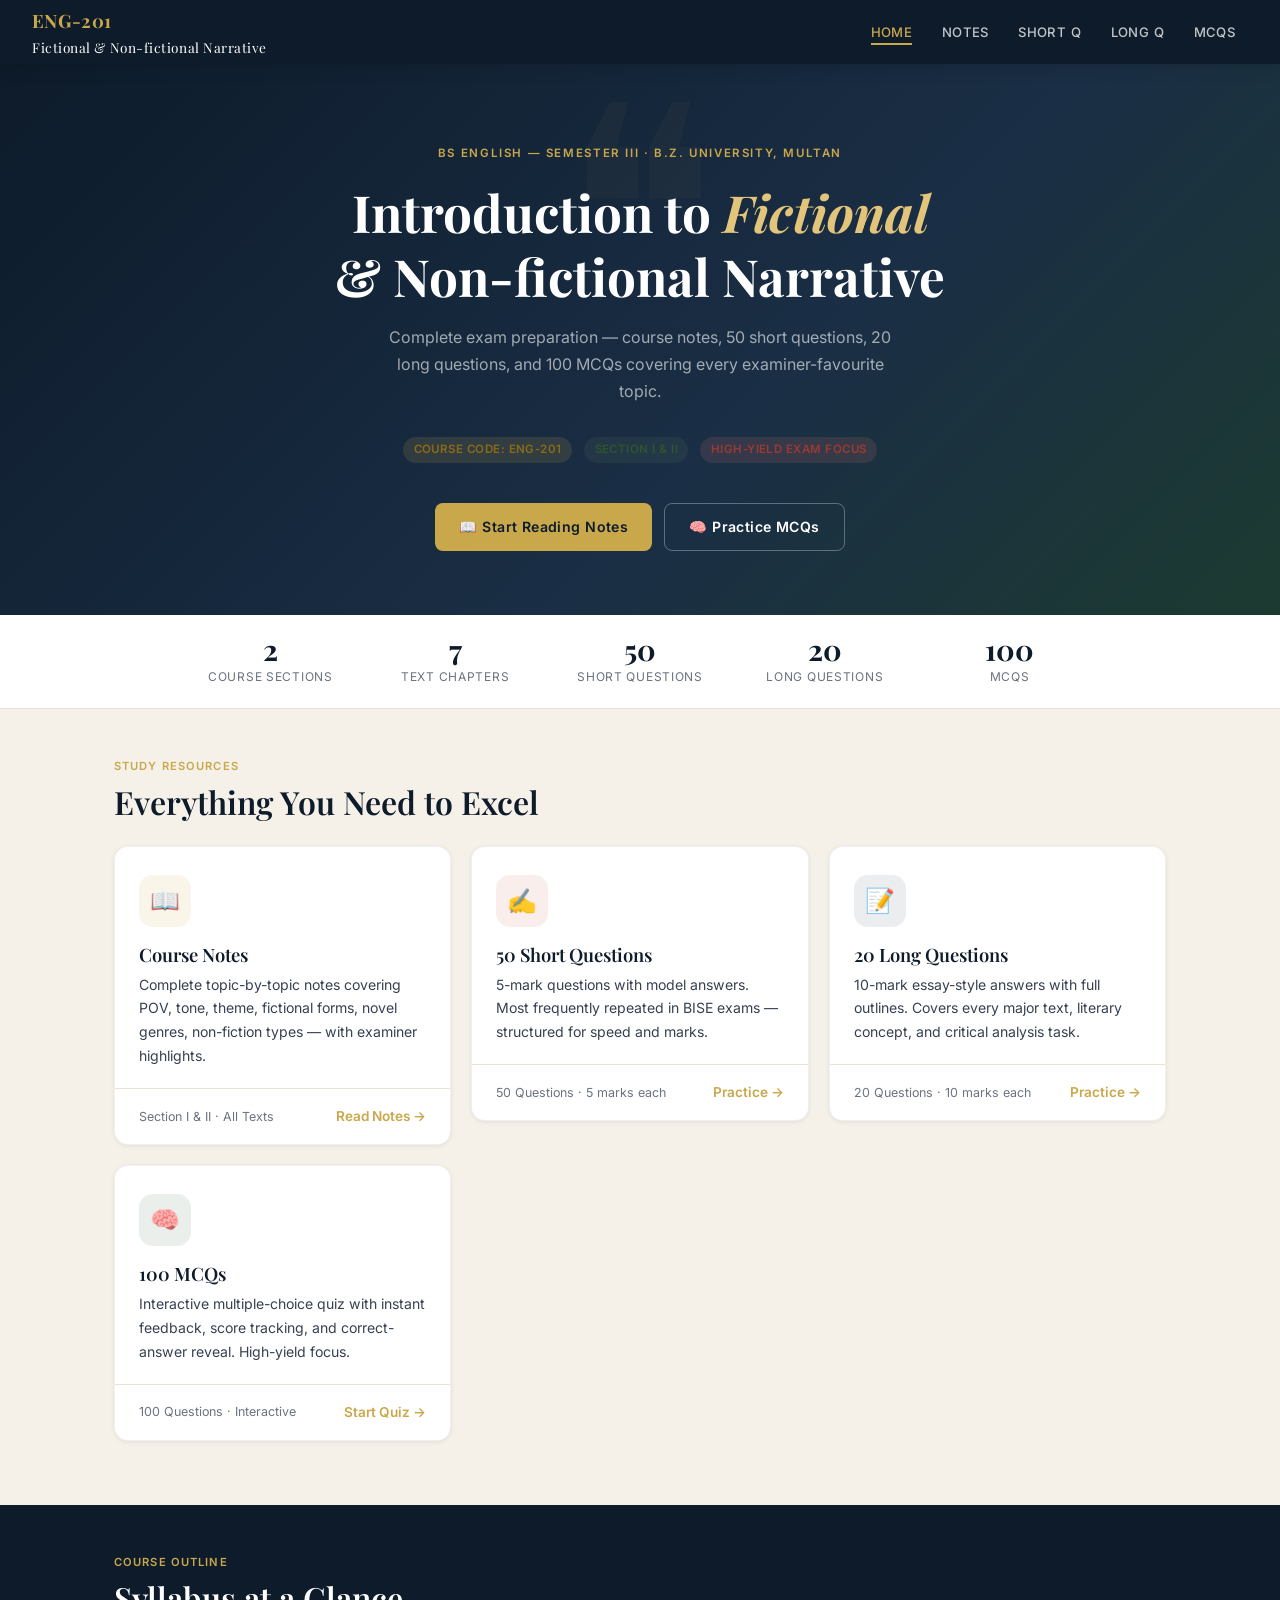
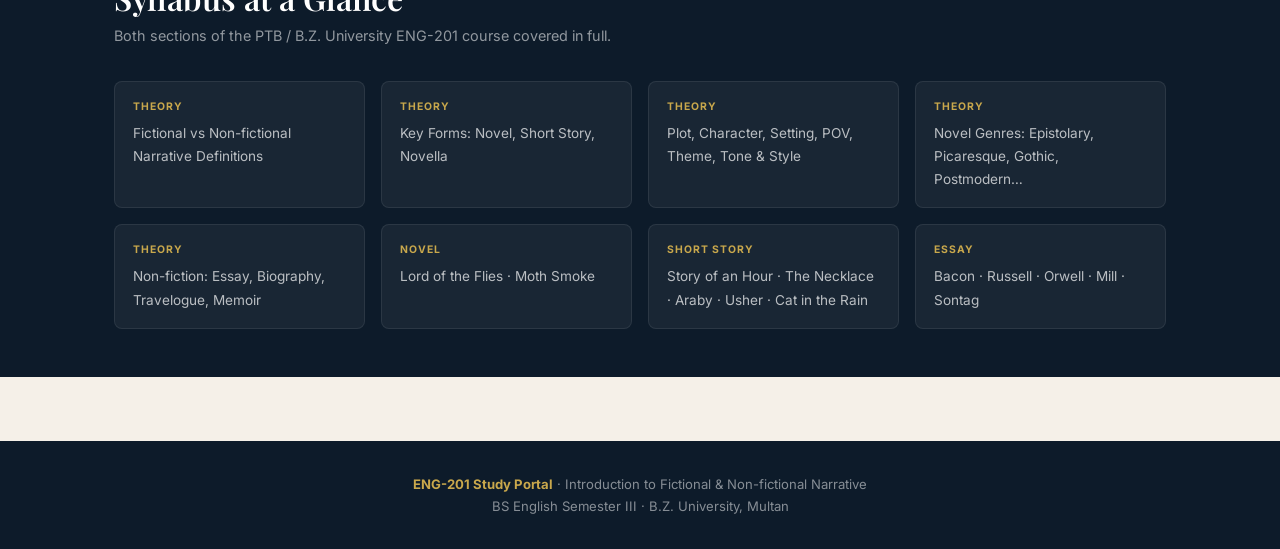
<file: index.html>
<!DOCTYPE html>
<html lang="en">
<head>
  <meta charset="UTF-8" />
  <meta name="viewport" content="width=device-width, initial-scale=1.0" />
  <title>ENG-201 Study Portal | BS English Semester III</title>
  <link rel="stylesheet" href="css/style.css" />
  <style>
    /* ── Hero ── */
    .hero {
      background: linear-gradient(135deg, var(--navy) 0%, #1a2e45 60%, #1c3a30 100%);
      padding: 5rem 2rem 4rem;
      text-align: center;
      position: relative;
      overflow: hidden;
    }
    .hero::before {
      content: '❝';
      position: absolute;
      top: -1rem; left: 50%;
      transform: translateX(-50%);
      font-size: 18rem;
      color: rgba(201,168,76,.04);
      font-family: 'Playfair Display', serif;
      line-height: 1;
      pointer-events: none;
    }
    .hero-eyebrow {
      font-size: .72rem;
      font-weight: 600;
      letter-spacing: .14em;
      text-transform: uppercase;
      color: var(--gold);
      margin-bottom: 1rem;
    }
    .hero h1 {
      color: var(--white);
      margin-bottom: 1rem;
      font-size: clamp(2rem, 5vw, 3.2rem);
    }
    .hero h1 em {
      font-style: italic;
      color: var(--gold-light);
    }
    .hero-sub {
      color: rgba(255,255,255,.6);
      font-size: 1rem;
      max-width: 520px;
      margin: 0 auto 2rem;
    }
    .hero-meta {
      display: flex;
      justify-content: center;
      gap: .75rem;
      flex-wrap: wrap;
      margin-bottom: 2.5rem;
    }
    .hero-meta .badge { font-size: .72rem; }
    .hero-cta {
      display: inline-flex;
      gap: .75rem;
      flex-wrap: wrap;
      justify-content: center;
    }
    .btn {
      display: inline-flex; align-items: center; gap: .4rem;
      padding: .7rem 1.5rem;
      border-radius: var(--radius);
      font-size: .88rem;
      font-weight: 600;
      letter-spacing: .03em;
      cursor: pointer;
      transition: var(--transition);
      text-decoration: none;
    }
    .btn-gold {
      background: var(--gold);
      color: var(--navy);
    }
    .btn-gold:hover {
      background: var(--gold-light);
      color: var(--navy);
      transform: translateY(-2px);
      box-shadow: 0 6px 20px rgba(201,168,76,.35);
    }
    .btn-outline {
      border: 1.5px solid rgba(255,255,255,.3);
      color: var(--white);
      background: transparent;
    }
    .btn-outline:hover {
      border-color: var(--gold);
      color: var(--gold);
      transform: translateY(-2px);
    }

    /* ── Stats Strip ── */
    .stats-strip {
      background: var(--white);
      border-bottom: 1px solid var(--parchment-dark);
      padding: 1.25rem 2rem;
    }
    .stats-strip .inner {
      max-width: 900px;
      margin: 0 auto;
      display: grid;
      grid-template-columns: repeat(auto-fit, minmax(140px, 1fr));
      gap: 1.5rem;
      text-align: center;
    }
    .stat-item .val {
      font-family: 'Playfair Display', serif;
      font-size: 1.8rem;
      font-weight: 700;
      color: var(--navy);
      line-height: 1;
    }
    .stat-item .lbl {
      font-size: .75rem;
      color: var(--ink-light);
      text-transform: uppercase;
      letter-spacing: .06em;
      margin-top: .2rem;
    }

    /* ── Section Modules ── */
    .modules-section { padding: 3rem 0; }

    .module-card {
      background: var(--white);
      border-radius: var(--radius-lg);
      overflow: hidden;
      box-shadow: var(--shadow-sm);
      border: 1px solid rgba(0,0,0,.06);
      transition: var(--transition);
      display: flex;
      flex-direction: column;
    }
    .module-card:hover { box-shadow: var(--shadow-lg); transform: translateY(-4px); }

    .module-card-top {
      padding: 1.75rem 1.5rem 1.25rem;
      flex: 1;
    }

    .module-icon-wrap {
      width: 52px; height: 52px;
      border-radius: var(--radius-lg);
      display: flex; align-items: center; justify-content: center;
      font-size: 1.5rem;
      margin-bottom: 1rem;
    }
    .icon-gold  { background: rgba(201,168,76,.12); }
    .icon-rose  { background: rgba(212,113,106,.12); }
    .icon-sage  { background: rgba(92,122,95,.12); }
    .icon-navy  { background: rgba(13,27,42,.08); }

    .module-card h3 {
      font-size: 1.15rem;
      margin-bottom: .4rem;
    }
    .module-card p {
      font-size: .88rem;
      margin-bottom: 0;
    }
    .module-card-foot {
      padding: 1rem 1.5rem;
      border-top: 1px solid var(--parchment-dark);
      display: flex;
      align-items: center;
      justify-content: space-between;
    }
    .module-card-foot .count {
      font-size: .78rem;
      color: var(--ink-light);
    }
    .link-arrow {
      font-size: .85rem;
      font-weight: 600;
      color: var(--gold);
      display: flex; align-items: center; gap: .3rem;
    }
    .link-arrow:hover { color: var(--navy); }

    /* ── Syllabus Strip ── */
    .syllabus-section {
      background: var(--navy);
      padding: 3rem 0;
      margin-top: 1rem;
    }
    .syllabus-section h2 { color: var(--white); margin-bottom: .4rem; }
    .syllabus-section .intro { color: rgba(255,255,255,.55); font-size: .9rem; margin-bottom: 2rem; }

    .syllabus-grid {
      display: grid;
      grid-template-columns: repeat(auto-fit, minmax(200px, 1fr));
      gap: 1rem;
    }
    .syl-item {
      background: rgba(255,255,255,.05);
      border: 1px solid rgba(255,255,255,.08);
      border-radius: var(--radius);
      padding: 1rem 1.1rem;
    }
    .syl-item .syl-tag {
      font-size: .65rem;
      font-weight: 700;
      letter-spacing: .1em;
      text-transform: uppercase;
      color: var(--gold);
      margin-bottom: .4rem;
    }
    .syl-item p {
      font-size: .85rem;
      color: rgba(255,255,255,.7);
      margin: 0;
    }
  </style>
</head>
<body>

<!-- Navbar -->
<nav class="navbar">
  <div class="nav-brand">
    ENG-201
    <span>Fictional &amp; Non-fictional Narrative</span>
  </div>
  <ul class="nav-links">
    <li><a href="index.html" class="active">Home</a></li>
    <li><a href="chapters/chapter1.html">Notes</a></li>
    <li><a href="short-questions/sq.html">Short Q</a></li>
    <li><a href="long-questions/lq.html">Long Q</a></li>
    <li><a href="mcqs/mcqs.html">MCQs</a></li>
  </ul>
  <div class="nav-toggle"><span></span><span></span><span></span></div>
</nav>

<!-- Hero -->
<section class="hero">
  <p class="hero-eyebrow">BS English — Semester III · B.Z. University, Multan</p>
  <h1>Introduction to <em>Fictional</em><br>&amp; Non-fictional Narrative</h1>
  <p class="hero-sub">Complete exam preparation — course notes, 50 short questions, 20 long questions, and 100 MCQs covering every examiner-favourite topic.</p>
  <div class="hero-meta">
    <span class="badge badge-gold">Course Code: ENG-201</span>
    <span class="badge badge-sage">Section I &amp; II</span>
    <span class="badge badge-rose">High-Yield Exam Focus</span>
  </div>
  <div class="hero-cta">
    <a href="chapters/chapter1.html" class="btn btn-gold">📖 Start Reading Notes</a>
    <a href="mcqs/mcqs.html" class="btn btn-outline">🧠 Practice MCQs</a>
  </div>
</section>

<!-- Stats -->
<div class="stats-strip">
  <div class="inner">
    <div class="stat-item"><div class="val">2</div><div class="lbl">Course Sections</div></div>
    <div class="stat-item"><div class="val">7</div><div class="lbl">Text Chapters</div></div>
    <div class="stat-item"><div class="val">50</div><div class="lbl">Short Questions</div></div>
    <div class="stat-item"><div class="val">20</div><div class="lbl">Long Questions</div></div>
    <div class="stat-item"><div class="val">100</div><div class="lbl">MCQs</div></div>
  </div>
</div>

<!-- Modules -->
<section class="modules-section">
  <div class="container">
    <p class="section-label">Study Resources</p>
    <h2 style="margin-bottom:1.5rem">Everything You Need to Excel</h2>
    <div class="grid-2">

      <a href="chapters/chapter1.html" style="text-decoration:none">
        <div class="module-card">
          <div class="module-card-top">
            <div class="module-icon-wrap icon-gold">📖</div>
            <h3>Course Notes</h3>
            <p>Complete topic-by-topic notes covering POV, tone, theme, fictional forms, novel genres, non-fiction types — with examiner highlights.</p>
          </div>
          <div class="module-card-foot">
            <span class="count">Section I &amp; II · All Texts</span>
            <span class="link-arrow">Read Notes →</span>
          </div>
        </div>
      </a>

      <a href="short-questions/sq.html" style="text-decoration:none">
        <div class="module-card">
          <div class="module-card-top">
            <div class="module-icon-wrap icon-rose">✍️</div>
            <h3>50 Short Questions</h3>
            <p>5-mark questions with model answers. Most frequently repeated in BISE exams — structured for speed and marks.</p>
          </div>
          <div class="module-card-foot">
            <span class="count">50 Questions · 5 marks each</span>
            <span class="link-arrow">Practice →</span>
          </div>
        </div>
      </a>

      <a href="long-questions/lq.html" style="text-decoration:none">
        <div class="module-card">
          <div class="module-card-top">
            <div class="module-icon-wrap icon-navy">📝</div>
            <h3>20 Long Questions</h3>
            <p>10-mark essay-style answers with full outlines. Covers every major text, literary concept, and critical analysis task.</p>
          </div>
          <div class="module-card-foot">
            <span class="count">20 Questions · 10 marks each</span>
            <span class="link-arrow">Practice →</span>
          </div>
        </div>
      </a>

      <a href="mcqs/mcqs.html" style="text-decoration:none">
        <div class="module-card">
          <div class="module-card-top">
            <div class="module-icon-wrap icon-sage">🧠</div>
            <h3>100 MCQs</h3>
            <p>Interactive multiple-choice quiz with instant feedback, score tracking, and correct-answer reveal. High-yield focus.</p>
          </div>
          <div class="module-card-foot">
            <span class="count">100 Questions · Interactive</span>
            <span class="link-arrow">Start Quiz →</span>
          </div>
        </div>
      </a>

    </div>
  </div>
</section>

<!-- Syllabus -->
<section class="syllabus-section">
  <div class="container">
    <p class="section-label">Course Outline</p>
    <h2>Syllabus at a Glance</h2>
    <p class="intro">Both sections of the PTB / B.Z. University ENG-201 course covered in full.</p>
    <div class="syllabus-grid">
      <div class="syl-item"><div class="syl-tag">Theory</div><p>Fictional vs Non-fictional Narrative Definitions</p></div>
      <div class="syl-item"><div class="syl-tag">Theory</div><p>Key Forms: Novel, Short Story, Novella</p></div>
      <div class="syl-item"><div class="syl-tag">Theory</div><p>Plot, Character, Setting, POV, Theme, Tone &amp; Style</p></div>
      <div class="syl-item"><div class="syl-tag">Theory</div><p>Novel Genres: Epistolary, Picaresque, Gothic, Postmodern…</p></div>
      <div class="syl-item"><div class="syl-tag">Theory</div><p>Non-fiction: Essay, Biography, Travelogue, Memoir</p></div>
      <div class="syl-item"><div class="syl-tag">Novel</div><p>Lord of the Flies · Moth Smoke</p></div>
      <div class="syl-item"><div class="syl-tag">Short Story</div><p>Story of an Hour · The Necklace · Araby · Usher · Cat in the Rain</p></div>
      <div class="syl-item"><div class="syl-tag">Essay</div><p>Bacon · Russell · Orwell · Mill · Sontag</p></div>
    </div>
  </div>
</section>

<!-- Footer -->
<footer class="site-footer">
  <strong>ENG-201 Study Portal</strong> · Introduction to Fictional &amp; Non-fictional Narrative<br>
  BS English Semester III · B.Z. University, Multan
</footer>

<script src="js/main.js"></script>
</body>
</html>
</file>
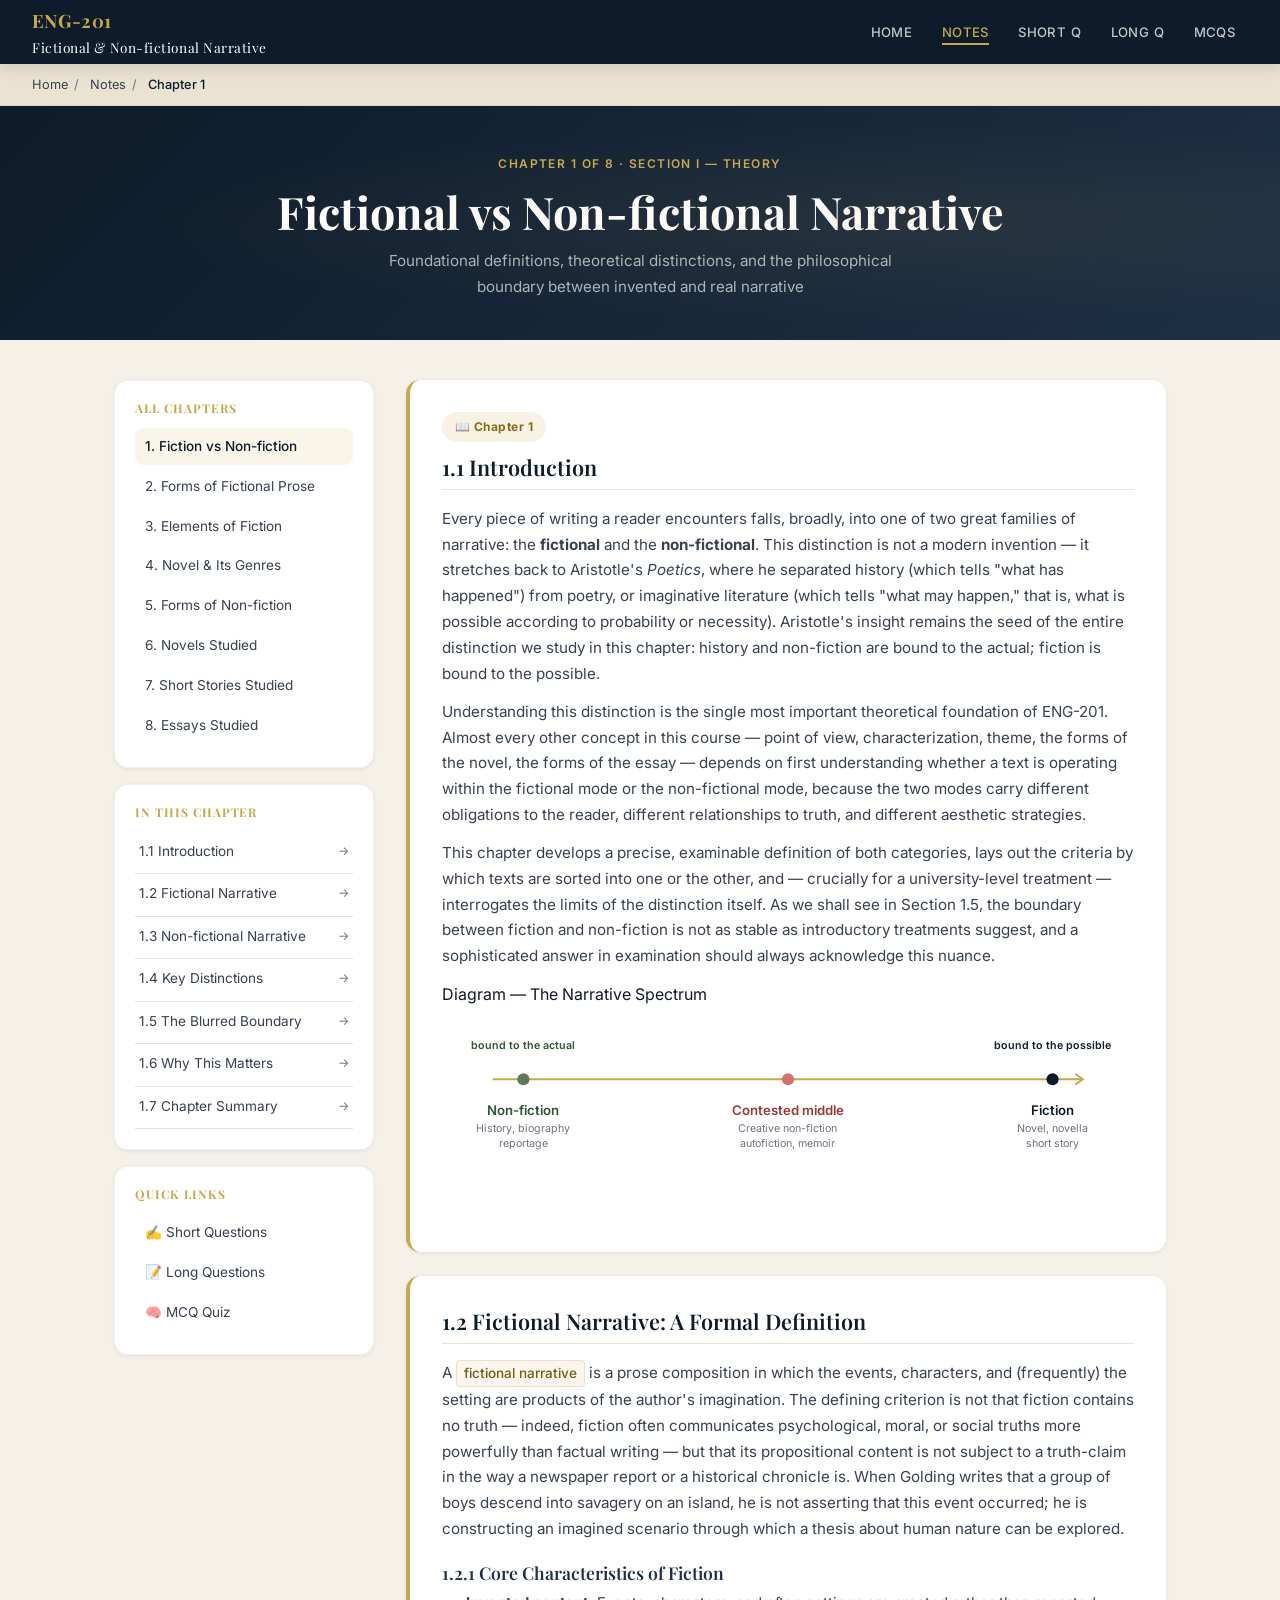
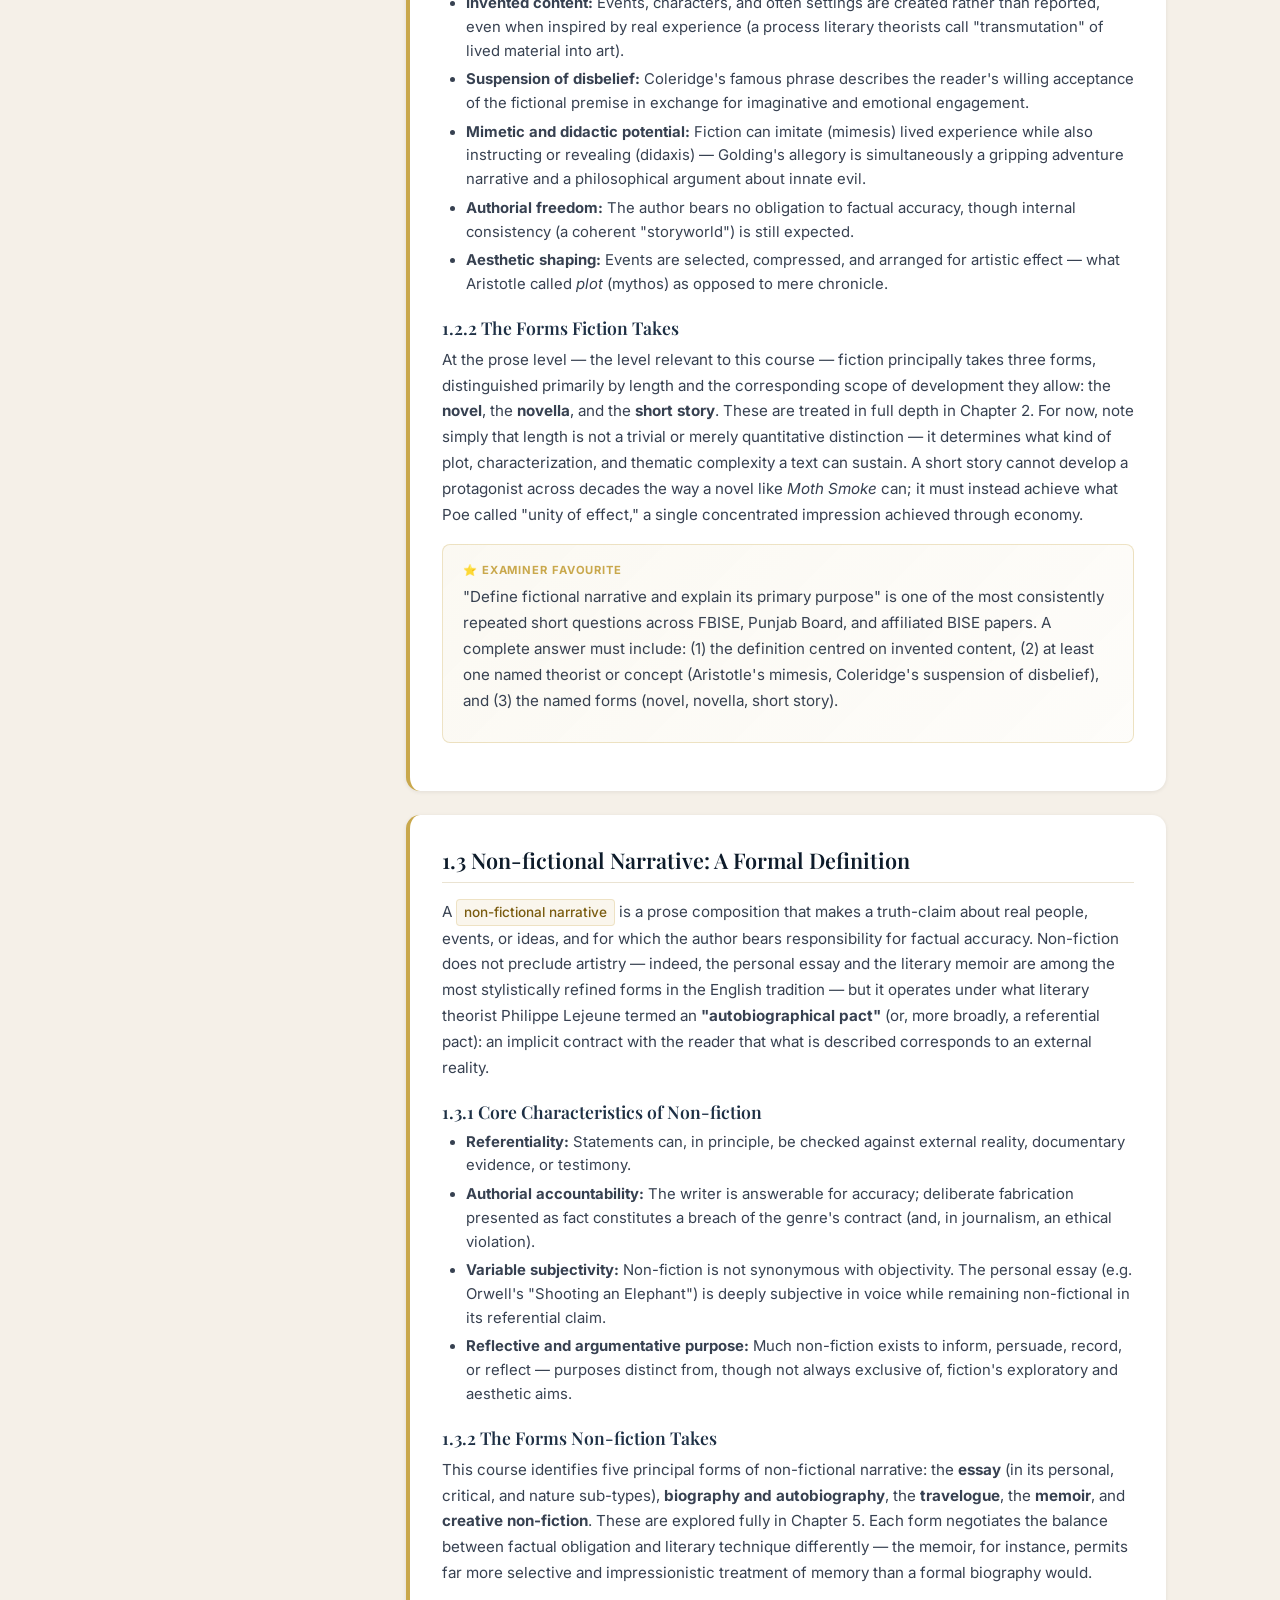
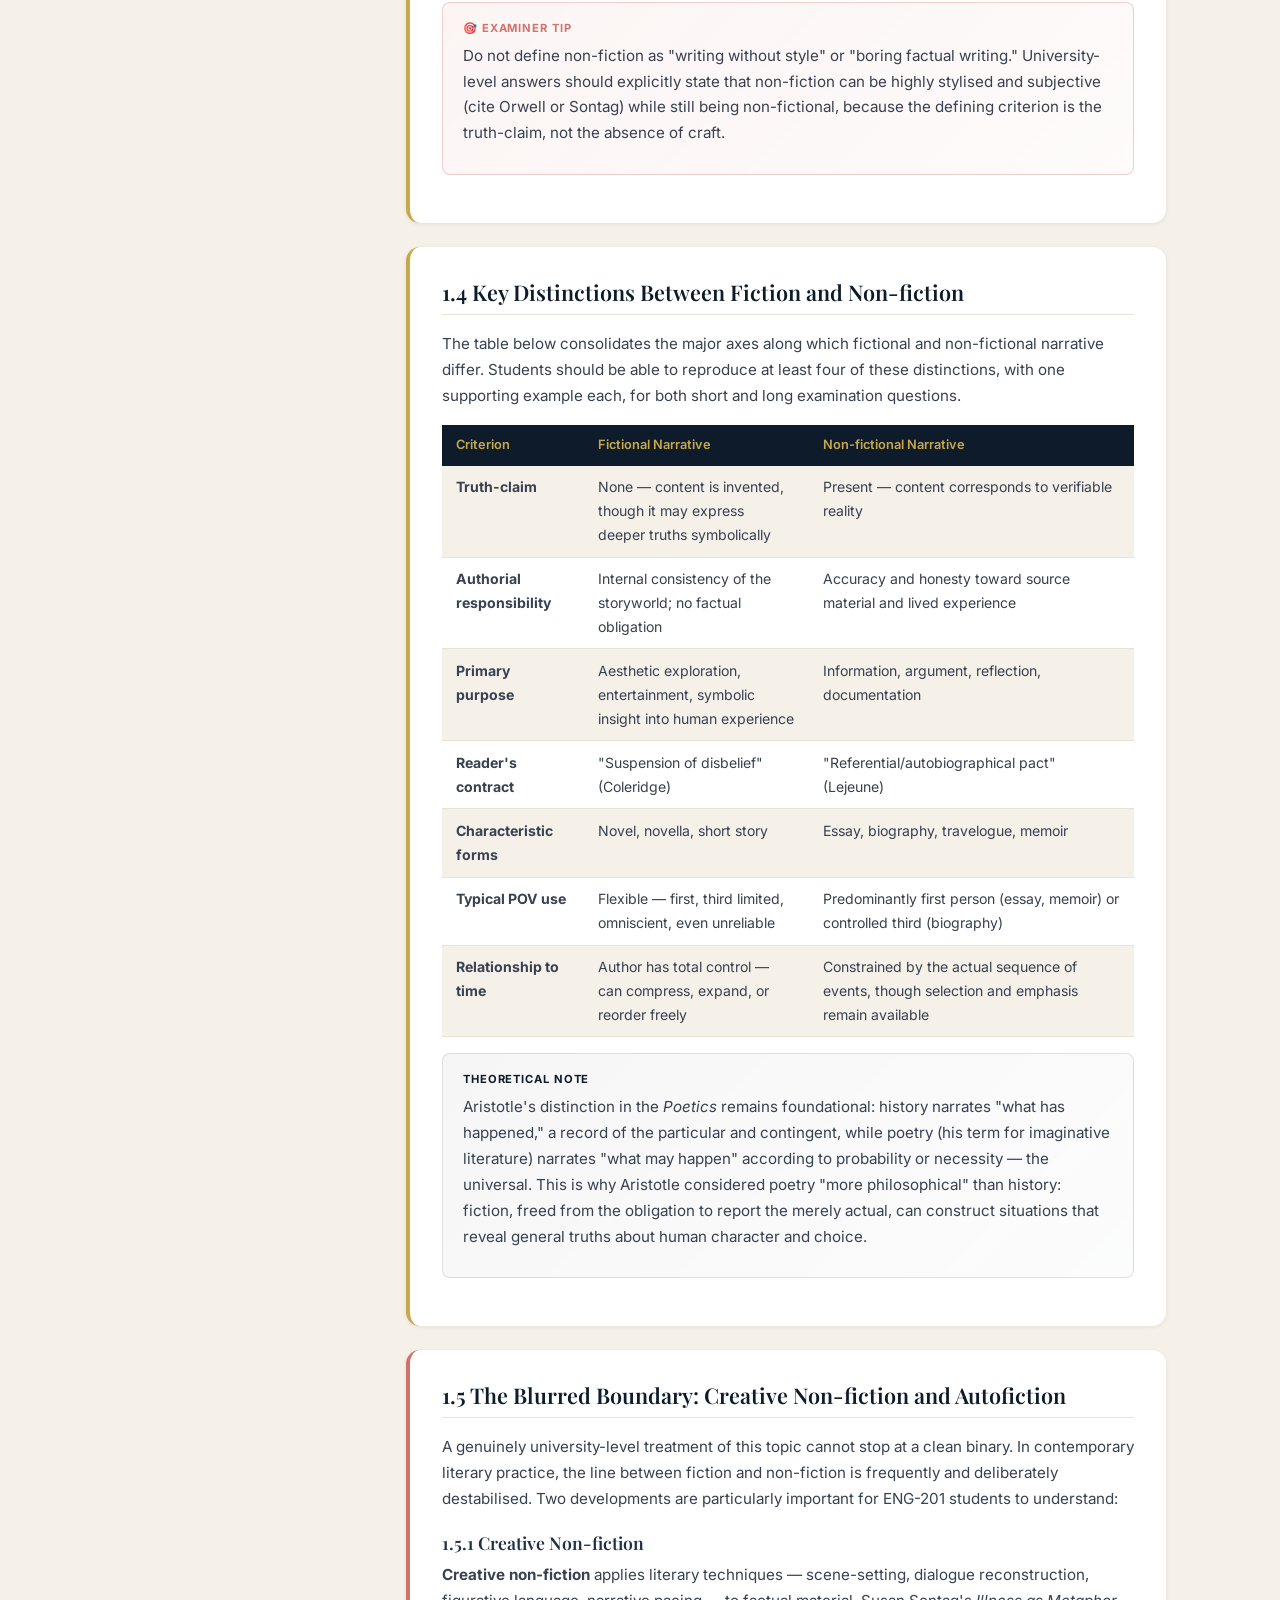
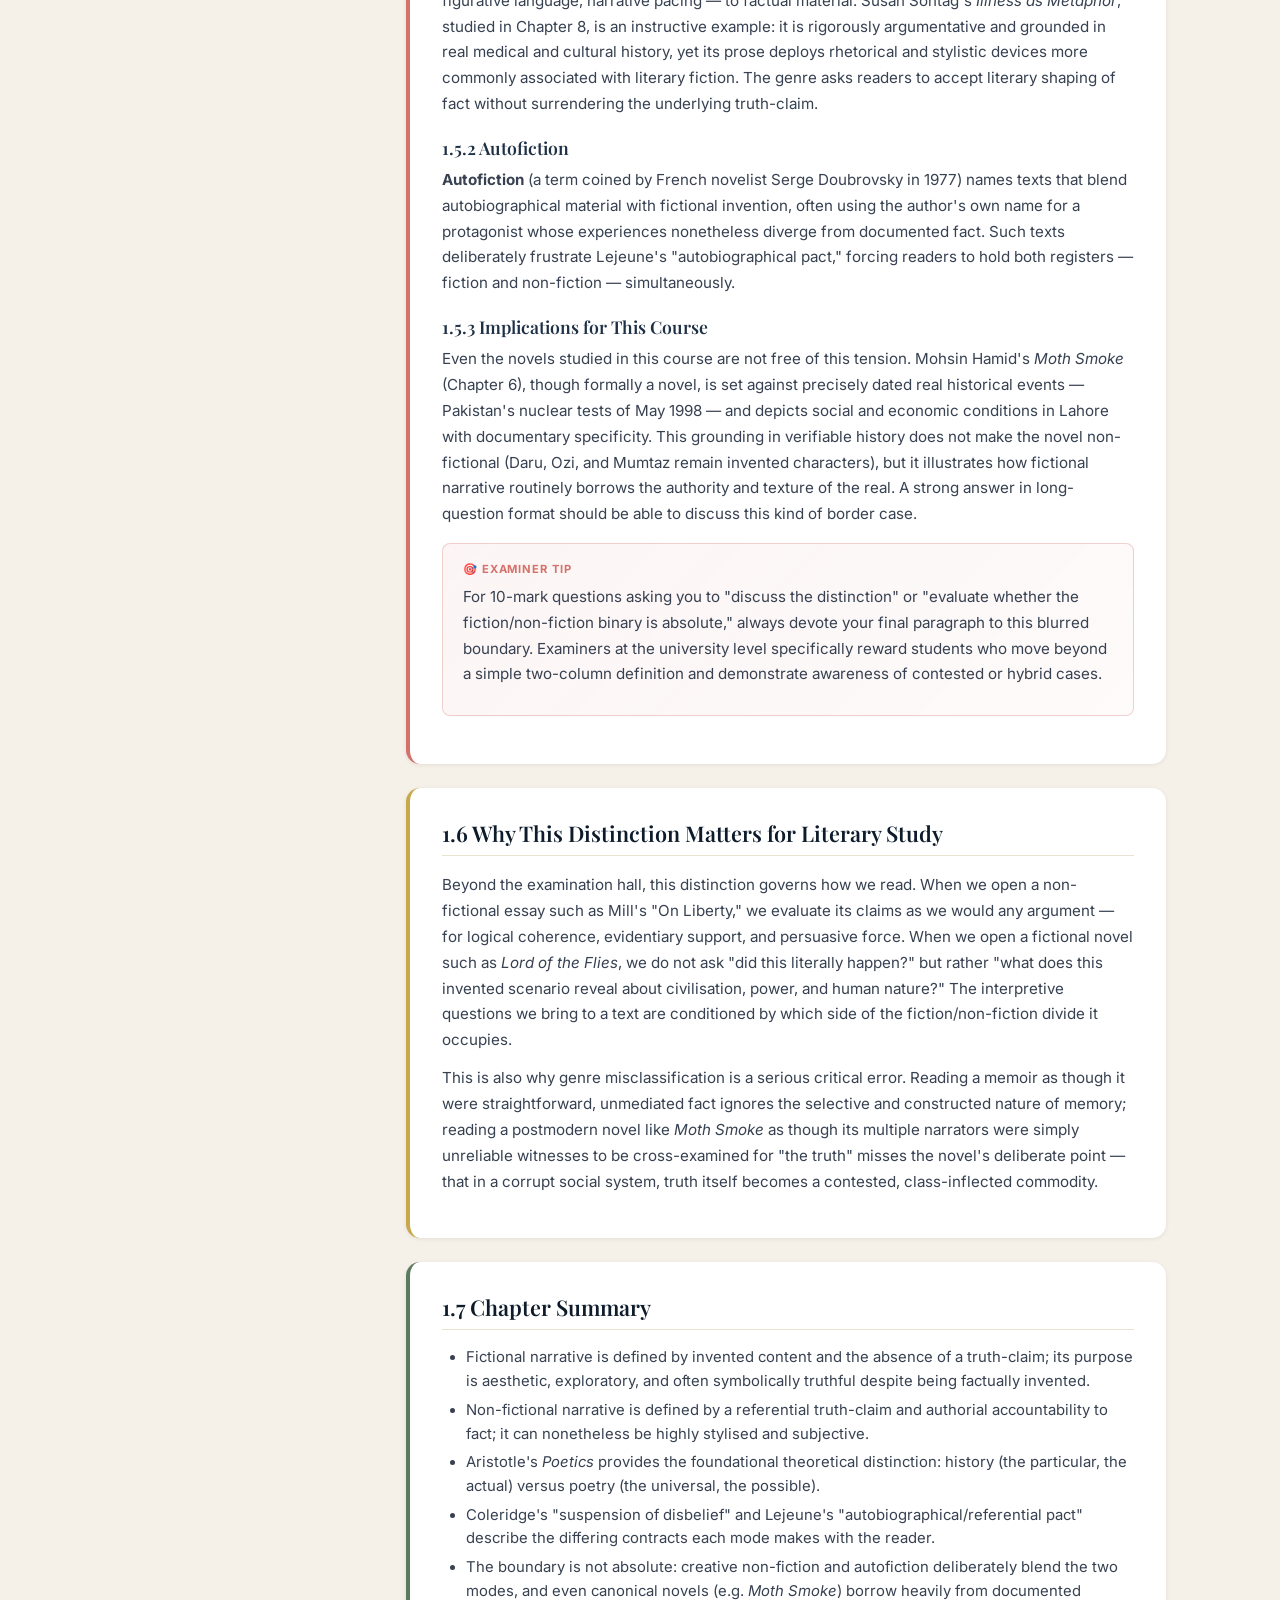
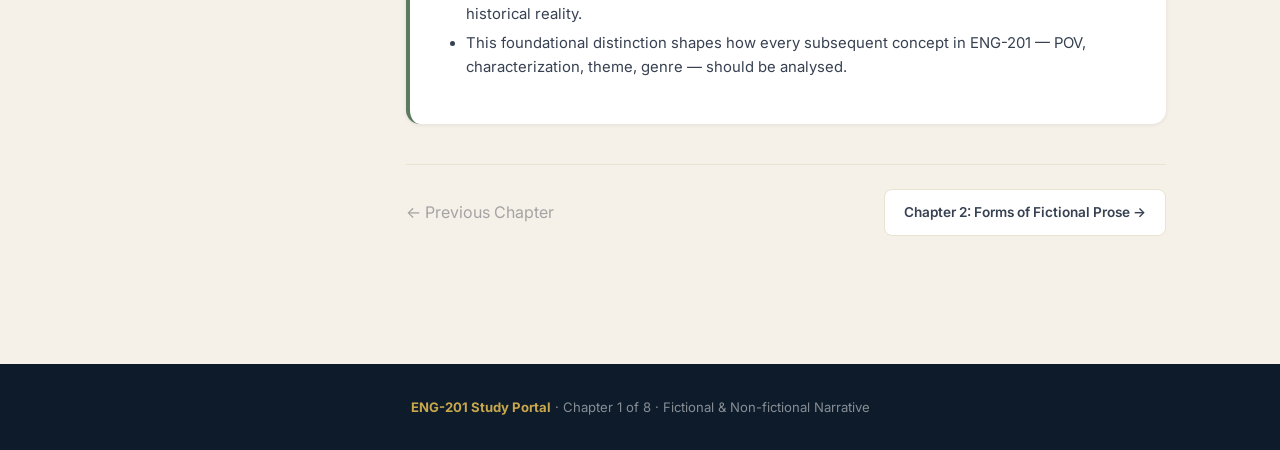
<file: chapters/chapter1.html>
<!DOCTYPE html>
<html lang="en">
<head>
  <meta charset="UTF-8" />
  <meta name="viewport" content="width=device-width, initial-scale=1.0" />
  <title>Chapter 1: Fictional vs Non-fictional Narrative | ENG-201</title>
  <link rel="stylesheet" href="../css/style.css" />
  <style>
    .toc-list { list-style: none; padding: 0; }
    .toc-list li { border-bottom: 1px solid var(--parchment-dark); }
    .toc-list a {
      display: flex; align-items: center; justify-content: space-between;
      padding: .5rem .25rem; font-size: .85rem; color: var(--ink-mid);
      transition: var(--transition);
    }
    .toc-list a:hover { color: var(--gold); padding-left: .4rem; }
    .toc-list .num { color: var(--ink-light); font-size: .75rem; }
    .key-term {
      display: inline-block; background: rgba(201,168,76,.1); color: #7A5C10;
      border: 1px solid rgba(201,168,76,.25); border-radius: 4px;
      padding: .05rem .45rem; font-size: .85rem; font-weight: 500;
    }
    .chapter-nav {
      display: flex; justify-content: space-between; align-items: center;
      gap: 1rem; margin-top: 2.5rem; padding-top: 1.5rem;
      border-top: 1px solid var(--parchment-dark);
    }
    .chapter-nav a {
      display: flex; align-items: center; gap: .5rem;
      padding: .7rem 1.2rem; border-radius: var(--radius);
      font-size: .85rem; font-weight: 600;
      background: var(--white); border: 1.5px solid var(--parchment-dark);
      color: var(--ink-mid); transition: var(--transition);
    }
    .chapter-nav a:hover { border-color: var(--gold); color: var(--navy); }
    .chapter-nav .disabled { opacity: .35; pointer-events: none; }
    .chapter-badge {
      display: inline-flex; align-items: center; gap: .4rem;
      background: rgba(201,168,76,.15); color: #8A6B1A;
      padding: .3rem .8rem; border-radius: 999px;
      font-size: .75rem; font-weight: 700; letter-spacing: .04em;
      margin-bottom: .75rem;
    }
    .scholar-box {
      background: linear-gradient(135deg, rgba(13,27,42,.04), rgba(13,27,42,.01));
      border: 1px solid rgba(13,27,42,.12);
      border-radius: var(--radius);
      padding: 1rem 1.25rem;
      margin: 1rem 0;
    }
    .scholar-box .label {
      font-size: .7rem; font-weight: 700; letter-spacing: .08em;
      text-transform: uppercase; color: var(--navy); margin-bottom: .3rem;
    }
    .compare-table {
      width: 100%; border-collapse: collapse; margin: 1rem 0; font-size: .88rem;
    }
    .compare-table th {
      background: var(--navy); color: var(--gold);
      padding: .6rem .9rem; text-align: left; font-weight: 600; font-size: .8rem;
    }
    .compare-table td {
      padding: .6rem .9rem; border-bottom: 1px solid var(--parchment-dark);
      color: var(--ink-mid); vertical-align: top;
    }
    .compare-table tr:nth-child(even) td { background: var(--parchment); }
  </style>
</head>
<body>

<nav class="navbar">
  <div class="nav-brand">ENG-201 <span>Fictional &amp; Non-fictional Narrative</span></div>
  <ul class="nav-links">
    <li><a href="../index.html">Home</a></li>
    <li><a href="chapter1.html" class="active">Notes</a></li>
    <li><a href="../short-questions/sq.html">Short Q</a></li>
    <li><a href="../long-questions/lq.html">Long Q</a></li>
    <li><a href="../mcqs/mcqs.html">MCQs</a></li>
  </ul>
  <div class="nav-toggle"><span></span><span></span><span></span></div>
</nav>

<div class="breadcrumb">
  <a href="../index.html">Home</a><span class="sep">/</span>
  <a href="chapter1.html">Notes</a><span class="sep">/</span>
  <span class="current">Chapter 1</span>
</div>

<div class="page-header">
  <p class="eyebrow">Chapter 1 of 8 · Section I — Theory</p>
  <h1>Fictional vs Non-fictional Narrative</h1>
  <p>Foundational definitions, theoretical distinctions, and the philosophical boundary between invented and real narrative</p>
</div>

<div class="container">
  <div class="page-body">
    <div class="layout-sidebar">

      <!-- Sidebar -->
      <aside class="sidebar">
        <div class="sidebar-card">
          <h4>All Chapters</h4>
          <nav class="sidebar-nav">
            <a href="chapter1.html" class="active">1. Fiction vs Non-fiction</a>
            <a href="chapter2.html">2. Forms of Fictional Prose</a>
            <a href="chapter3.html">3. Elements of Fiction</a>
            <a href="chapter4.html">4. Novel &amp; Its Genres</a>
            <a href="chapter5.html">5. Forms of Non-fiction</a>
            <a href="chapter6.html">6. Novels Studied</a>
            <a href="chapter7.html">7. Short Stories Studied</a>
            <a href="chapter8.html">8. Essays Studied</a>
          </nav>
        </div>
        <div class="sidebar-card">
          <h4>In This Chapter</h4>
          <nav class="sidebar-nav">
            <ul class="toc-list">
              <li><a href="#intro">1.1 Introduction <span class="num">→</span></a></li>
              <li><a href="#fictional-def">1.2 Fictional Narrative <span class="num">→</span></a></li>
              <li><a href="#nonfictional-def">1.3 Non-fictional Narrative <span class="num">→</span></a></li>
              <li><a href="#distinctions">1.4 Key Distinctions <span class="num">→</span></a></li>
              <li><a href="#blurred">1.5 The Blurred Boundary <span class="num">→</span></a></li>
              <li><a href="#why-matters">1.6 Why This Matters <span class="num">→</span></a></li>
              <li><a href="#summary">1.7 Chapter Summary <span class="num">→</span></a></li>
            </ul>
          </nav>
        </div>
        <div class="sidebar-card">
          <h4>Quick Links</h4>
          <nav class="sidebar-nav">
            <a href="../short-questions/sq.html">✍️ Short Questions</a>
            <a href="../long-questions/lq.html">📝 Long Questions</a>
            <a href="../mcqs/mcqs.html">🧠 MCQ Quiz</a>
          </nav>
        </div>
      </aside>

      <!-- Main Content -->
      <main>

        <div id="intro" class="note-section">
          <span class="chapter-badge">📖 Chapter 1</span>
          <h2>1.1 Introduction</h2>
          <p>Every piece of writing a reader encounters falls, broadly, into one of two great families of narrative: the <strong>fictional</strong> and the <strong>non-fictional</strong>. This distinction is not a modern invention — it stretches back to Aristotle's <em>Poetics</em>, where he separated history (which tells "what has happened") from poetry, or imaginative literature (which tells "what may happen," that is, what is possible according to probability or necessity). Aristotle's insight remains the seed of the entire distinction we study in this chapter: history and non-fiction are bound to the actual; fiction is bound to the possible.</p>
          <p>Understanding this distinction is the single most important theoretical foundation of ENG-201. Almost every other concept in this course — point of view, characterization, theme, the forms of the novel, the forms of the essay — depends on first understanding whether a text is operating within the fictional mode or the non-fictional mode, because the two modes carry different obligations to the reader, different relationships to truth, and different aesthetic strategies.</p>
          <p>This chapter develops a precise, examinable definition of both categories, lays out the criteria by which texts are sorted into one or the other, and — crucially for a university-level treatment — interrogates the limits of the distinction itself. As we shall see in Section 1.5, the boundary between fiction and non-fiction is not as stable as introductory treatments suggest, and a sophisticated answer in examination should always acknowledge this nuance.</p>

          <div class="diagram-wrap">
            <div class="diagram-label">Diagram — The Narrative Spectrum</div>
            <svg viewBox="0 0 680 200" role="img">
              <title>The narrative spectrum from pure fact to pure invention</title>
              <desc>A horizontal spectrum showing non-fictional narrative forms such as history, biography, and reportage anchored at the factual end, fictional narrative forms such as the novel and short story anchored at the invented end, with creative non-fiction and autofiction occupying the contested middle ground.</desc>
              <defs>
                <marker id="arrowc1a" viewBox="0 0 10 10" refX="8" refY="5" markerWidth="6" markerHeight="6" orient="auto-start-reverse"><path d="M2 1L8 5L2 9" fill="none" stroke="context-stroke" stroke-width="1.5" stroke-linecap="round" stroke-linejoin="round"/></marker>
              </defs>
              <line x1="50" y1="70" x2="630" y2="70" stroke="#C9A84C" stroke-width="2" marker-end="url(#arrowc1a)"/>
              <circle cx="80" cy="70" r="6" fill="#5C7A5F"/>
              <circle cx="340" cy="70" r="6" fill="#D4716A"/>
              <circle cx="600" cy="70" r="6" fill="#0D1B2A"/>
              <text x="80" y="105" text-anchor="middle" font-size="13" font-weight="600" fill="#2E5430">Non-fiction</text>
              <text x="80" y="122" text-anchor="middle" font-size="10.5" fill="#6B7280">History, biography</text>
              <text x="80" y="137" text-anchor="middle" font-size="10.5" fill="#6B7280">reportage</text>
              <text x="340" y="105" text-anchor="middle" font-size="13" font-weight="600" fill="#9B3A33">Contested middle</text>
              <text x="340" y="122" text-anchor="middle" font-size="10.5" fill="#6B7280">Creative non-fiction</text>
              <text x="340" y="137" text-anchor="middle" font-size="10.5" fill="#6B7280">autofiction, memoir</text>
              <text x="600" y="105" text-anchor="middle" font-size="13" font-weight="600" fill="#0D1B2A">Fiction</text>
              <text x="600" y="122" text-anchor="middle" font-size="10.5" fill="#6B7280">Novel, novella</text>
              <text x="600" y="137" text-anchor="middle" font-size="10.5" fill="#6B7280">short story</text>
              <text x="80" y="40" text-anchor="middle" font-size="10.5" fill="#2E5430" font-weight="600">bound to the actual</text>
              <text x="600" y="40" text-anchor="middle" font-size="10.5" fill="#0D1B2A" font-weight="600">bound to the possible</text>
            </svg>
          </div>
        </div>

        <div id="fictional-def" class="note-section">
          <h2>1.2 Fictional Narrative: A Formal Definition</h2>
          <p>A <span class="key-term">fictional narrative</span> is a prose composition in which the events, characters, and (frequently) the setting are products of the author's imagination. The defining criterion is not that fiction contains no truth — indeed, fiction often communicates psychological, moral, or social truths more powerfully than factual writing — but that its propositional content is not subject to a truth-claim in the way a newspaper report or a historical chronicle is. When Golding writes that a group of boys descend into savagery on an island, he is not asserting that this event occurred; he is constructing an imagined scenario through which a thesis about human nature can be explored.</p>

          <h3>1.2.1 Core Characteristics of Fiction</h3>
          <ul>
            <li><strong>Invented content:</strong> Events, characters, and often settings are created rather than reported, even when inspired by real experience (a process literary theorists call "transmutation" of lived material into art).</li>
            <li><strong>Suspension of disbelief:</strong> Coleridge's famous phrase describes the reader's willing acceptance of the fictional premise in exchange for imaginative and emotional engagement.</li>
            <li><strong>Mimetic and didactic potential:</strong> Fiction can imitate (mimesis) lived experience while also instructing or revealing (didaxis) — Golding's allegory is simultaneously a gripping adventure narrative and a philosophical argument about innate evil.</li>
            <li><strong>Authorial freedom:</strong> The author bears no obligation to factual accuracy, though internal consistency (a coherent "storyworld") is still expected.</li>
            <li><strong>Aesthetic shaping:</strong> Events are selected, compressed, and arranged for artistic effect — what Aristotle called <em>plot</em> (mythos) as opposed to mere chronicle.</li>
          </ul>

          <h3>1.2.2 The Forms Fiction Takes</h3>
          <p>At the prose level — the level relevant to this course — fiction principally takes three forms, distinguished primarily by length and the corresponding scope of development they allow: the <strong>novel</strong>, the <strong>novella</strong>, and the <strong>short story</strong>. These are treated in full depth in Chapter 2. For now, note simply that length is not a trivial or merely quantitative distinction — it determines what kind of plot, characterization, and thematic complexity a text can sustain. A short story cannot develop a protagonist across decades the way a novel like <em>Moth Smoke</em> can; it must instead achieve what Poe called "unity of effect," a single concentrated impression achieved through economy.</p>

          <div class="highlight-box">
            <div class="label">⭐ Examiner Favourite</div>
            <p>"Define fictional narrative and explain its primary purpose" is one of the most consistently repeated short questions across FBISE, Punjab Board, and affiliated BISE papers. A complete answer must include: (1) the definition centred on invented content, (2) at least one named theorist or concept (Aristotle's mimesis, Coleridge's suspension of disbelief), and (3) the named forms (novel, novella, short story).</p>
          </div>
        </div>

        <div id="nonfictional-def" class="note-section">
          <h2>1.3 Non-fictional Narrative: A Formal Definition</h2>
          <p>A <span class="key-term">non-fictional narrative</span> is a prose composition that makes a truth-claim about real people, events, or ideas, and for which the author bears responsibility for factual accuracy. Non-fiction does not preclude artistry — indeed, the personal essay and the literary memoir are among the most stylistically refined forms in the English tradition — but it operates under what literary theorist Philippe Lejeune termed an <strong>"autobiographical pact"</strong> (or, more broadly, a referential pact): an implicit contract with the reader that what is described corresponds to an external reality.</p>

          <h3>1.3.1 Core Characteristics of Non-fiction</h3>
          <ul>
            <li><strong>Referentiality:</strong> Statements can, in principle, be checked against external reality, documentary evidence, or testimony.</li>
            <li><strong>Authorial accountability:</strong> The writer is answerable for accuracy; deliberate fabrication presented as fact constitutes a breach of the genre's contract (and, in journalism, an ethical violation).</li>
            <li><strong>Variable subjectivity:</strong> Non-fiction is not synonymous with objectivity. The personal essay (e.g. Orwell's "Shooting an Elephant") is deeply subjective in voice while remaining non-fictional in its referential claim.</li>
            <li><strong>Reflective and argumentative purpose:</strong> Much non-fiction exists to inform, persuade, record, or reflect — purposes distinct from, though not always exclusive of, fiction's exploratory and aesthetic aims.</li>
          </ul>

          <h3>1.3.2 The Forms Non-fiction Takes</h3>
          <p>This course identifies five principal forms of non-fictional narrative: the <strong>essay</strong> (in its personal, critical, and nature sub-types), <strong>biography and autobiography</strong>, the <strong>travelogue</strong>, the <strong>memoir</strong>, and <strong>creative non-fiction</strong>. These are explored fully in Chapter 5. Each form negotiates the balance between factual obligation and literary technique differently — the memoir, for instance, permits far more selective and impressionistic treatment of memory than a formal biography would.</p>

          <div class="examiner-tip">
            <div class="label">🎯 Examiner Tip</div>
            <p>Do not define non-fiction as "writing without style" or "boring factual writing." University-level answers should explicitly state that non-fiction can be highly stylised and subjective (cite Orwell or Sontag) while still being non-fictional, because the defining criterion is the truth-claim, not the absence of craft.</p>
          </div>
        </div>

        <div id="distinctions" class="note-section">
          <h2>1.4 Key Distinctions Between Fiction and Non-fiction</h2>
          <p>The table below consolidates the major axes along which fictional and non-fictional narrative differ. Students should be able to reproduce at least four of these distinctions, with one supporting example each, for both short and long examination questions.</p>

          <table class="compare-table">
            <tr><th>Criterion</th><th>Fictional Narrative</th><th>Non-fictional Narrative</th></tr>
            <tr><td><strong>Truth-claim</strong></td><td>None — content is invented, though it may express deeper truths symbolically</td><td>Present — content corresponds to verifiable reality</td></tr>
            <tr><td><strong>Authorial responsibility</strong></td><td>Internal consistency of the storyworld; no factual obligation</td><td>Accuracy and honesty toward source material and lived experience</td></tr>
            <tr><td><strong>Primary purpose</strong></td><td>Aesthetic exploration, entertainment, symbolic insight into human experience</td><td>Information, argument, reflection, documentation</td></tr>
            <tr><td><strong>Reader's contract</strong></td><td>"Suspension of disbelief" (Coleridge)</td><td>"Referential/autobiographical pact" (Lejeune)</td></tr>
            <tr><td><strong>Characteristic forms</strong></td><td>Novel, novella, short story</td><td>Essay, biography, travelogue, memoir</td></tr>
            <tr><td><strong>Typical POV use</strong></td><td>Flexible — first, third limited, omniscient, even unreliable</td><td>Predominantly first person (essay, memoir) or controlled third (biography)</td></tr>
            <tr><td><strong>Relationship to time</strong></td><td>Author has total control — can compress, expand, or reorder freely</td><td>Constrained by the actual sequence of events, though selection and emphasis remain available</td></tr>
          </table>

          <div class="scholar-box">
            <div class="label">Theoretical Note</div>
            <p>Aristotle's distinction in the <em>Poetics</em> remains foundational: history narrates "what has happened," a record of the particular and contingent, while poetry (his term for imaginative literature) narrates "what may happen" according to probability or necessity — the universal. This is why Aristotle considered poetry "more philosophical" than history: fiction, freed from the obligation to report the merely actual, can construct situations that reveal general truths about human character and choice.</p>
          </div>
        </div>

        <div id="blurred" class="note-section" style="border-left-color: var(--rose)">
          <h2>1.5 The Blurred Boundary: Creative Non-fiction and Autofiction</h2>
          <p>A genuinely university-level treatment of this topic cannot stop at a clean binary. In contemporary literary practice, the line between fiction and non-fiction is frequently and deliberately destabilised. Two developments are particularly important for ENG-201 students to understand:</p>

          <h3>1.5.1 Creative Non-fiction</h3>
          <p><strong>Creative non-fiction</strong> applies literary techniques — scene-setting, dialogue reconstruction, figurative language, narrative pacing — to factual material. Susan Sontag's <em>Illness as Metaphor</em>, studied in Chapter 8, is an instructive example: it is rigorously argumentative and grounded in real medical and cultural history, yet its prose deploys rhetorical and stylistic devices more commonly associated with literary fiction. The genre asks readers to accept literary shaping of fact without surrendering the underlying truth-claim.</p>

          <h3>1.5.2 Autofiction</h3>
          <p><strong>Autofiction</strong> (a term coined by French novelist Serge Doubrovsky in 1977) names texts that blend autobiographical material with fictional invention, often using the author's own name for a protagonist whose experiences nonetheless diverge from documented fact. Such texts deliberately frustrate Lejeune's "autobiographical pact," forcing readers to hold both registers — fiction and non-fiction — simultaneously.</p>

          <h3>1.5.3 Implications for This Course</h3>
          <p>Even the novels studied in this course are not free of this tension. Mohsin Hamid's <em>Moth Smoke</em> (Chapter 6), though formally a novel, is set against precisely dated real historical events — Pakistan's nuclear tests of May 1998 — and depicts social and economic conditions in Lahore with documentary specificity. This grounding in verifiable history does not make the novel non-fictional (Daru, Ozi, and Mumtaz remain invented characters), but it illustrates how fictional narrative routinely borrows the authority and texture of the real. A strong answer in long-question format should be able to discuss this kind of border case.</p>

          <div class="examiner-tip">
            <div class="label">🎯 Examiner Tip</div>
            <p>For 10-mark questions asking you to "discuss the distinction" or "evaluate whether the fiction/non-fiction binary is absolute," always devote your final paragraph to this blurred boundary. Examiners at the university level specifically reward students who move beyond a simple two-column definition and demonstrate awareness of contested or hybrid cases.</p>
          </div>
        </div>

        <div id="why-matters" class="note-section">
          <h2>1.6 Why This Distinction Matters for Literary Study</h2>
          <p>Beyond the examination hall, this distinction governs how we read. When we open a non-fictional essay such as Mill's "On Liberty," we evaluate its claims as we would any argument — for logical coherence, evidentiary support, and persuasive force. When we open a fictional novel such as <em>Lord of the Flies</em>, we do not ask "did this literally happen?" but rather "what does this invented scenario reveal about civilisation, power, and human nature?" The interpretive questions we bring to a text are conditioned by which side of the fiction/non-fiction divide it occupies.</p>
          <p>This is also why genre misclassification is a serious critical error. Reading a memoir as though it were straightforward, unmediated fact ignores the selective and constructed nature of memory; reading a postmodern novel like <em>Moth Smoke</em> as though its multiple narrators were simply unreliable witnesses to be cross-examined for "the truth" misses the novel's deliberate point — that in a corrupt social system, truth itself becomes a contested, class-inflected commodity.</p>
        </div>

        <div id="summary" class="note-section" style="border-left-color: var(--sage)">
          <h2>1.7 Chapter Summary</h2>
          <ul>
            <li>Fictional narrative is defined by invented content and the absence of a truth-claim; its purpose is aesthetic, exploratory, and often symbolically truthful despite being factually invented.</li>
            <li>Non-fictional narrative is defined by a referential truth-claim and authorial accountability to fact; it can nonetheless be highly stylised and subjective.</li>
            <li>Aristotle's <em>Poetics</em> provides the foundational theoretical distinction: history (the particular, the actual) versus poetry (the universal, the possible).</li>
            <li>Coleridge's "suspension of disbelief" and Lejeune's "autobiographical/referential pact" describe the differing contracts each mode makes with the reader.</li>
            <li>The boundary is not absolute: creative non-fiction and autofiction deliberately blend the two modes, and even canonical novels (e.g. <em>Moth Smoke</em>) borrow heavily from documented historical reality.</li>
            <li>This foundational distinction shapes how every subsequent concept in ENG-201 — POV, characterization, theme, genre — should be analysed.</li>
          </ul>
        </div>

        <div class="chapter-nav">
          <span class="disabled">← Previous Chapter</span>
          <a href="chapter2.html">Chapter 2: Forms of Fictional Prose →</a>
        </div>

      </main>
    </div>
  </div>
</div>

<footer class="site-footer">
  <strong>ENG-201 Study Portal</strong> · Chapter 1 of 8 · Fictional &amp; Non-fictional Narrative
</footer>

<script src="../js/main.js"></script>
</body>
</html>
</file>
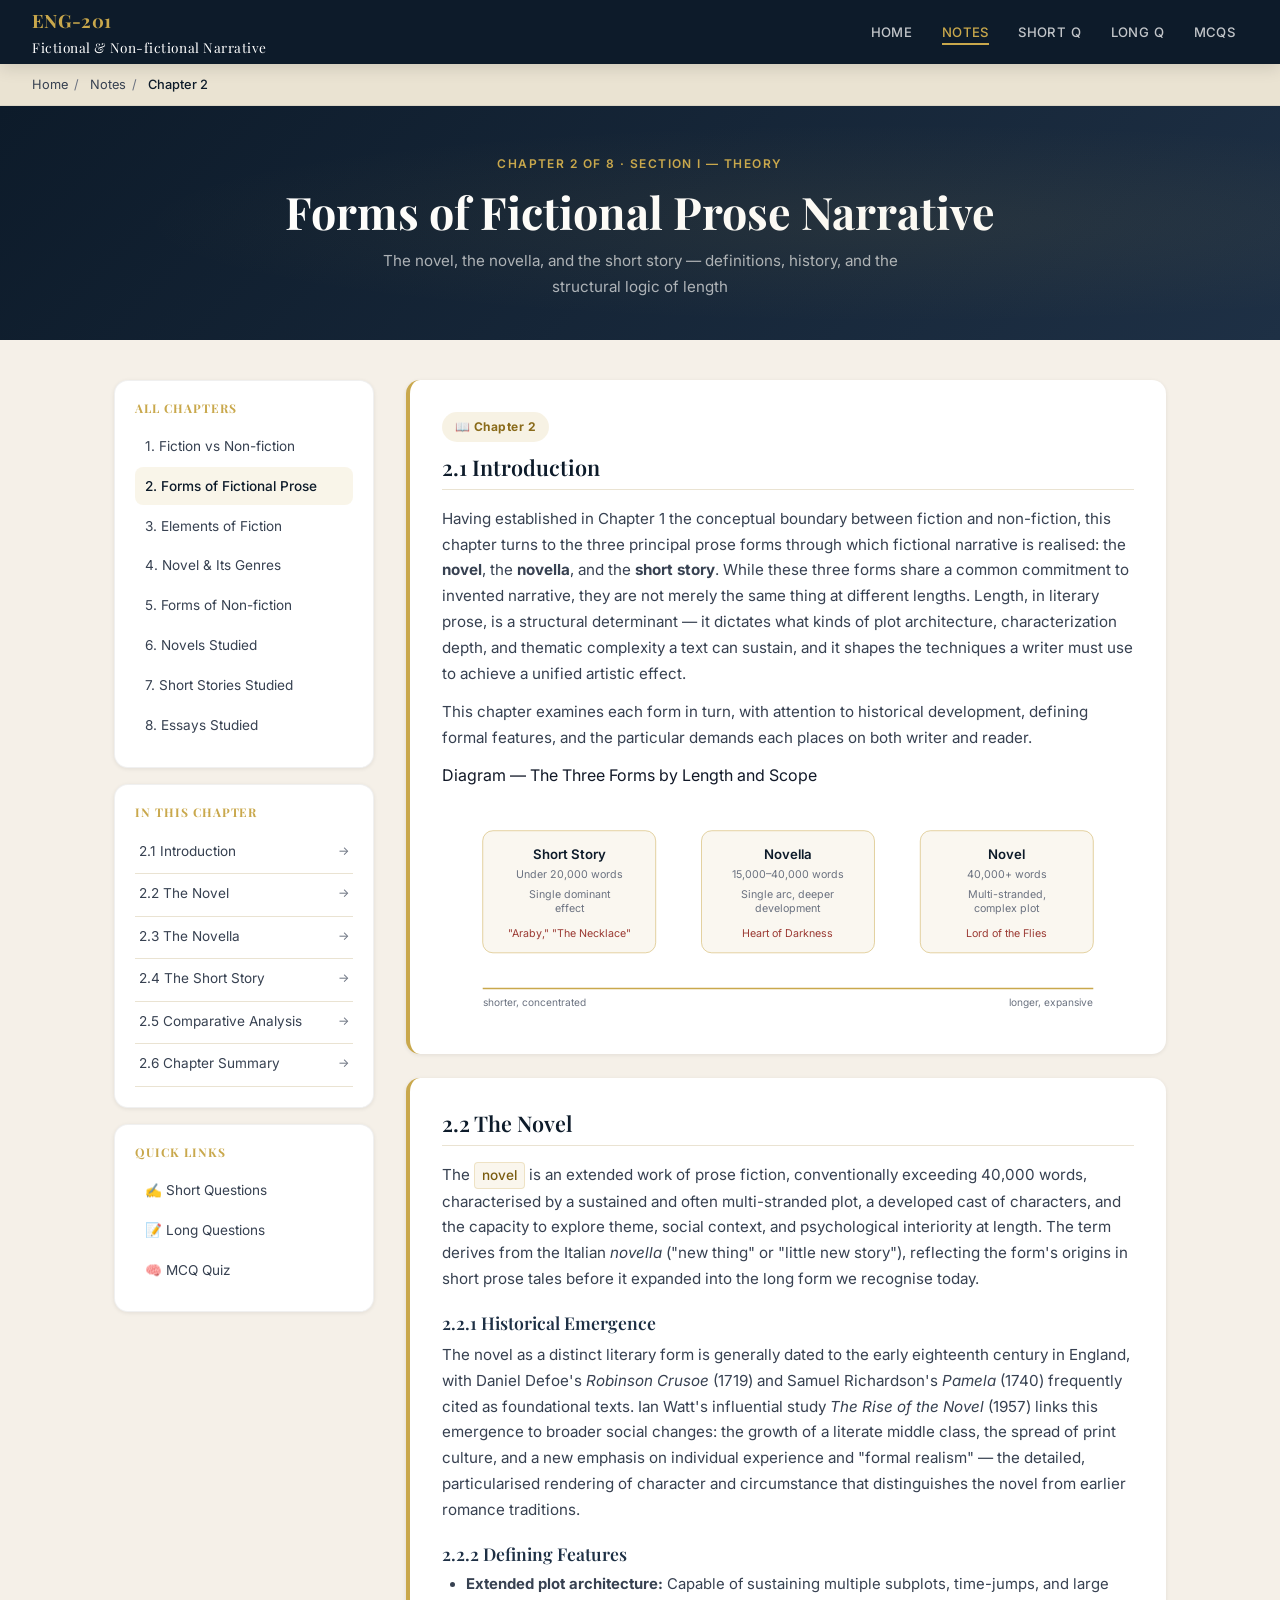
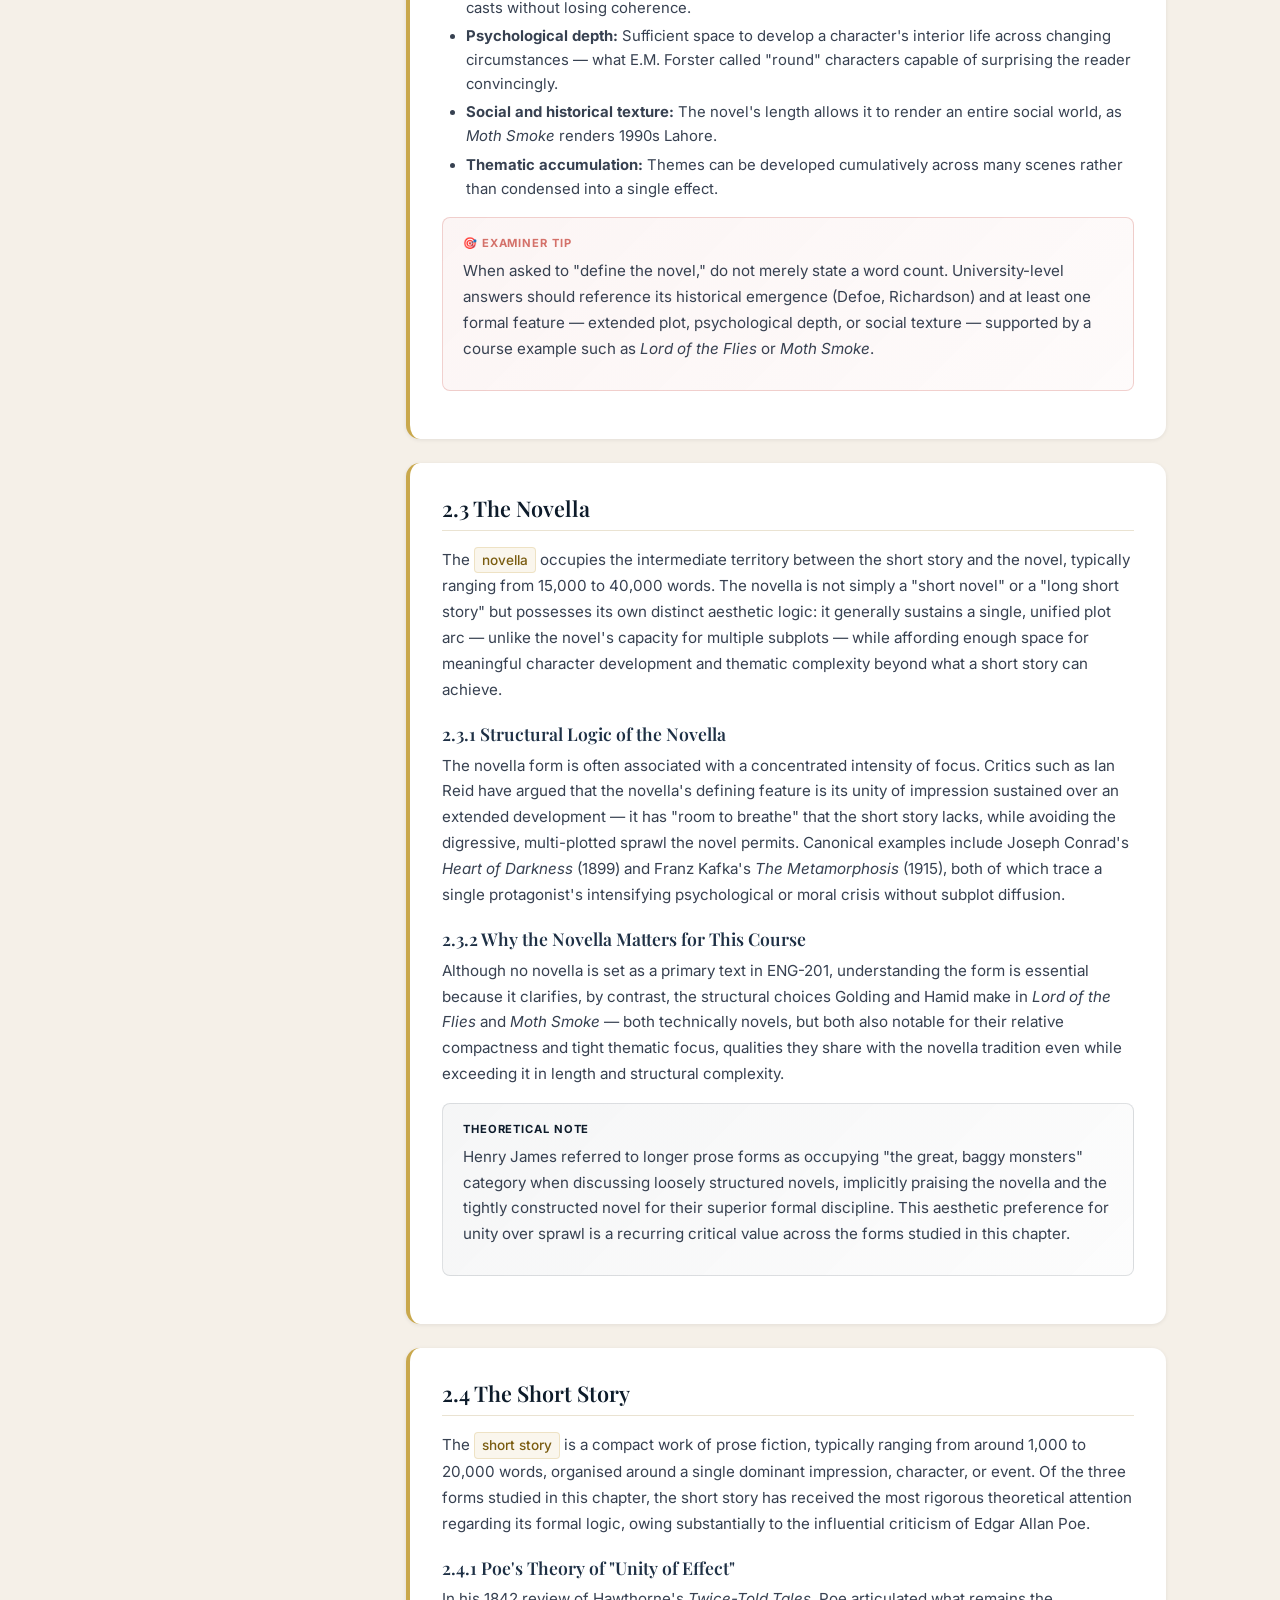
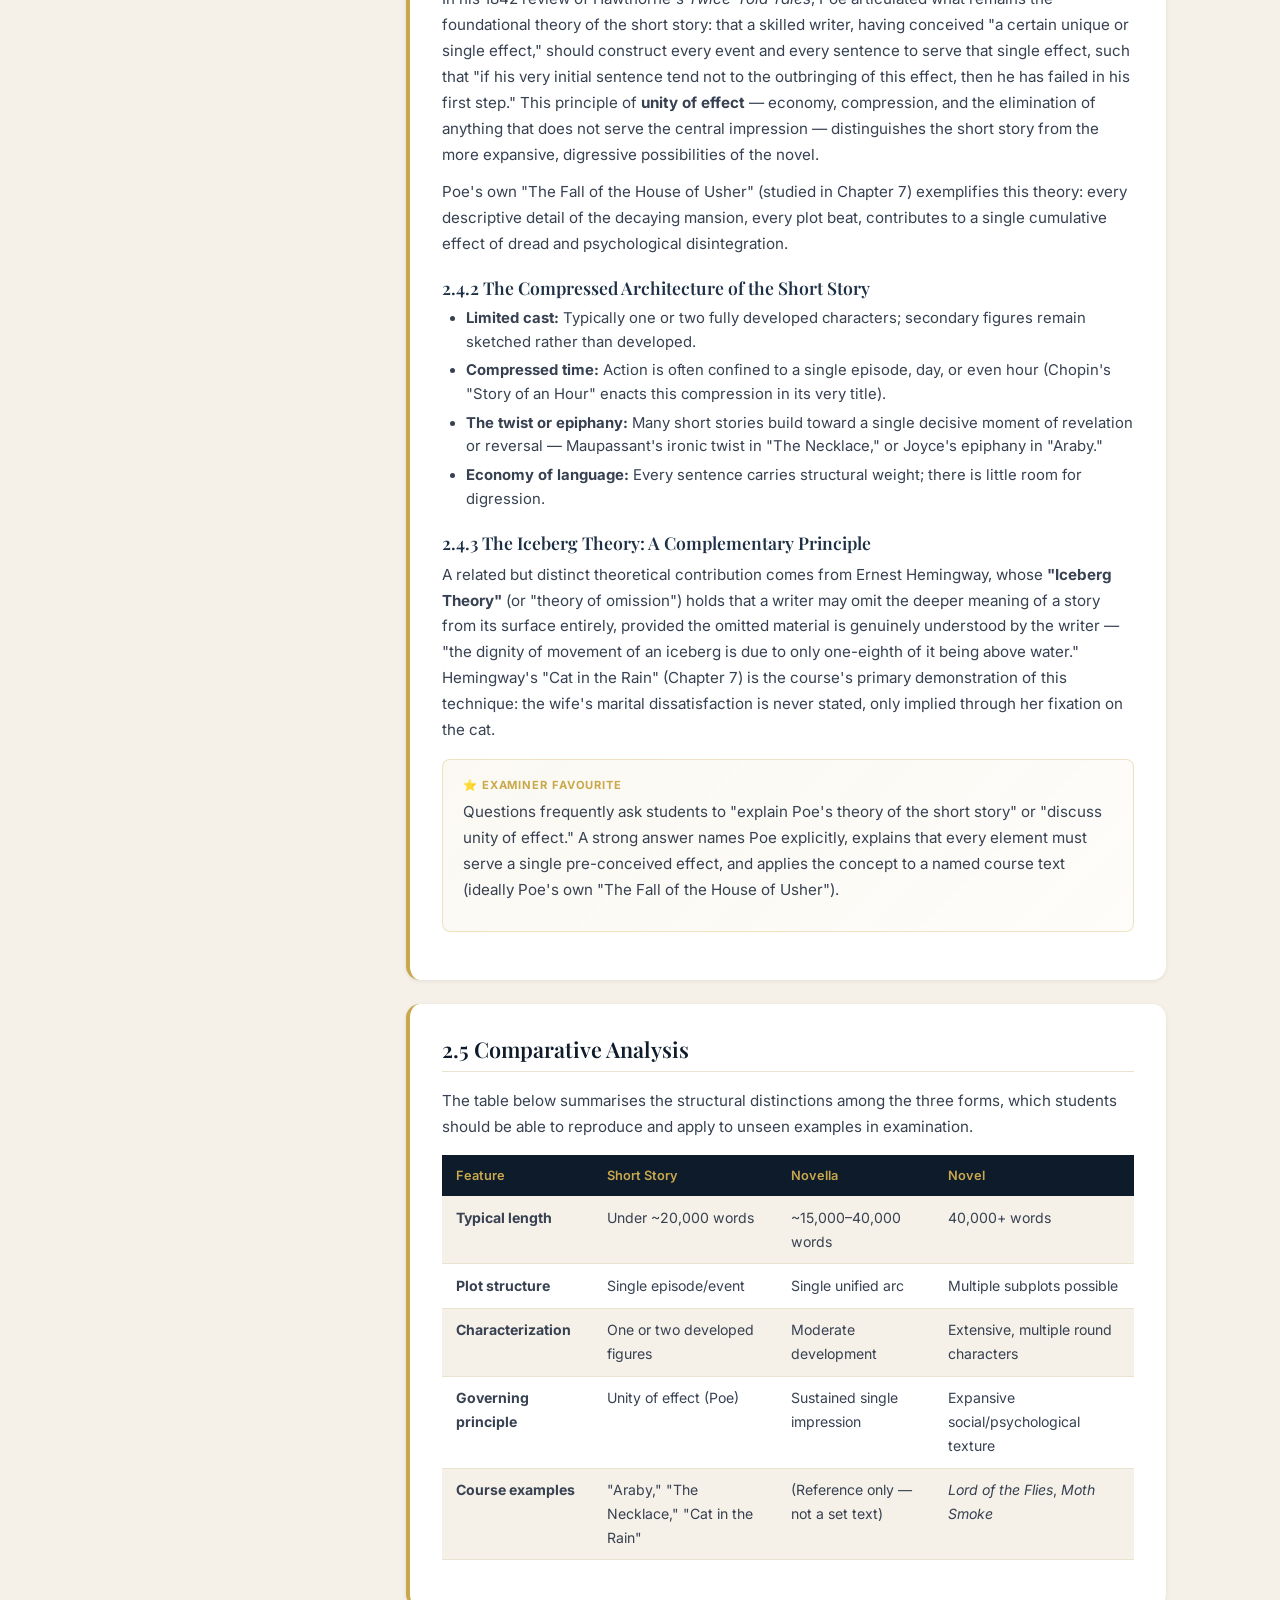
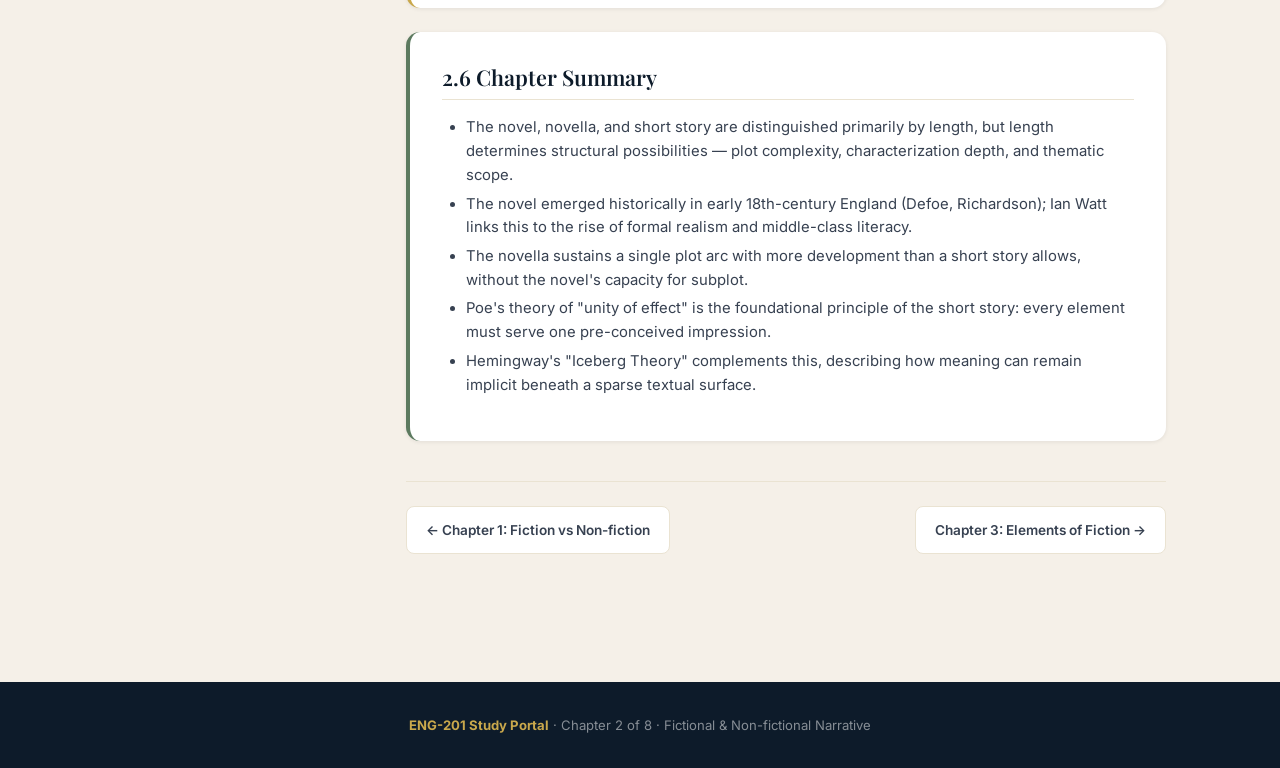
<file: chapters/chapter2.html>
<!DOCTYPE html>
<html lang="en">
<head>
  <meta charset="UTF-8" />
  <meta name="viewport" content="width=device-width, initial-scale=1.0" />
  <title>Chapter 2: Forms of Fictional Prose Narrative | ENG-201</title>
  <link rel="stylesheet" href="../css/style.css" />
  <style>
    .toc-list { list-style: none; padding: 0; }
    .toc-list li { border-bottom: 1px solid var(--parchment-dark); }
    .toc-list a {
      display: flex; align-items: center; justify-content: space-between;
      padding: .5rem .25rem; font-size: .85rem; color: var(--ink-mid);
      transition: var(--transition);
    }
    .toc-list a:hover { color: var(--gold); padding-left: .4rem; }
    .toc-list .num { color: var(--ink-light); font-size: .75rem; }
    .key-term {
      display: inline-block; background: rgba(201,168,76,.1); color: #7A5C10;
      border: 1px solid rgba(201,168,76,.25); border-radius: 4px;
      padding: .05rem .45rem; font-size: .85rem; font-weight: 500;
    }
    .chapter-nav {
      display: flex; justify-content: space-between; align-items: center;
      gap: 1rem; margin-top: 2.5rem; padding-top: 1.5rem;
      border-top: 1px solid var(--parchment-dark);
    }
    .chapter-nav a {
      display: flex; align-items: center; gap: .5rem;
      padding: .7rem 1.2rem; border-radius: var(--radius);
      font-size: .85rem; font-weight: 600;
      background: var(--white); border: 1.5px solid var(--parchment-dark);
      color: var(--ink-mid); transition: var(--transition);
    }
    .chapter-nav a:hover { border-color: var(--gold); color: var(--navy); }
    .chapter-badge {
      display: inline-flex; align-items: center; gap: .4rem;
      background: rgba(201,168,76,.15); color: #8A6B1A;
      padding: .3rem .8rem; border-radius: 999px;
      font-size: .75rem; font-weight: 700; letter-spacing: .04em;
      margin-bottom: .75rem;
    }
    .scholar-box {
      background: linear-gradient(135deg, rgba(13,27,42,.04), rgba(13,27,42,.01));
      border: 1px solid rgba(13,27,42,.12);
      border-radius: var(--radius);
      padding: 1rem 1.25rem; margin: 1rem 0;
    }
    .scholar-box .label {
      font-size: .7rem; font-weight: 700; letter-spacing: .08em;
      text-transform: uppercase; color: var(--navy); margin-bottom: .3rem;
    }
    .compare-table {
      width: 100%; border-collapse: collapse; margin: 1rem 0; font-size: .88rem;
    }
    .compare-table th {
      background: var(--navy); color: var(--gold);
      padding: .6rem .9rem; text-align: left; font-weight: 600; font-size: .8rem;
    }
    .compare-table td {
      padding: .6rem .9rem; border-bottom: 1px solid var(--parchment-dark);
      color: var(--ink-mid); vertical-align: top;
    }
    .compare-table tr:nth-child(even) td { background: var(--parchment); }
  </style>
</head>
<body>

<nav class="navbar">
  <div class="nav-brand">ENG-201 <span>Fictional &amp; Non-fictional Narrative</span></div>
  <ul class="nav-links">
    <li><a href="../index.html">Home</a></li>
    <li><a href="chapter1.html" class="active">Notes</a></li>
    <li><a href="../short-questions/sq.html">Short Q</a></li>
    <li><a href="../long-questions/lq.html">Long Q</a></li>
    <li><a href="../mcqs/mcqs.html">MCQs</a></li>
  </ul>
  <div class="nav-toggle"><span></span><span></span><span></span></div>
</nav>

<div class="breadcrumb">
  <a href="../index.html">Home</a><span class="sep">/</span>
  <a href="chapter1.html">Notes</a><span class="sep">/</span>
  <span class="current">Chapter 2</span>
</div>

<div class="page-header">
  <p class="eyebrow">Chapter 2 of 8 · Section I — Theory</p>
  <h1>Forms of Fictional Prose Narrative</h1>
  <p>The novel, the novella, and the short story — definitions, history, and the structural logic of length</p>
</div>

<div class="container">
  <div class="page-body">
    <div class="layout-sidebar">

      <aside class="sidebar">
        <div class="sidebar-card">
          <h4>All Chapters</h4>
          <nav class="sidebar-nav">
            <a href="chapter1.html">1. Fiction vs Non-fiction</a>
            <a href="chapter2.html" class="active">2. Forms of Fictional Prose</a>
            <a href="chapter3.html">3. Elements of Fiction</a>
            <a href="chapter4.html">4. Novel &amp; Its Genres</a>
            <a href="chapter5.html">5. Forms of Non-fiction</a>
            <a href="chapter6.html">6. Novels Studied</a>
            <a href="chapter7.html">7. Short Stories Studied</a>
            <a href="chapter8.html">8. Essays Studied</a>
          </nav>
        </div>
        <div class="sidebar-card">
          <h4>In This Chapter</h4>
          <nav class="sidebar-nav">
            <ul class="toc-list">
              <li><a href="#intro">2.1 Introduction <span class="num">→</span></a></li>
              <li><a href="#novel">2.2 The Novel <span class="num">→</span></a></li>
              <li><a href="#novella">2.3 The Novella <span class="num">→</span></a></li>
              <li><a href="#short-story">2.4 The Short Story <span class="num">→</span></a></li>
              <li><a href="#comparison">2.5 Comparative Analysis <span class="num">→</span></a></li>
              <li><a href="#summary">2.6 Chapter Summary <span class="num">→</span></a></li>
            </ul>
          </nav>
        </div>
        <div class="sidebar-card">
          <h4>Quick Links</h4>
          <nav class="sidebar-nav">
            <a href="../short-questions/sq.html">✍️ Short Questions</a>
            <a href="../long-questions/lq.html">📝 Long Questions</a>
            <a href="../mcqs/mcqs.html">🧠 MCQ Quiz</a>
          </nav>
        </div>
      </aside>

      <main>

        <div id="intro" class="note-section">
          <span class="chapter-badge">📖 Chapter 2</span>
          <h2>2.1 Introduction</h2>
          <p>Having established in Chapter 1 the conceptual boundary between fiction and non-fiction, this chapter turns to the three principal prose forms through which fictional narrative is realised: the <strong>novel</strong>, the <strong>novella</strong>, and the <strong>short story</strong>. While these three forms share a common commitment to invented narrative, they are not merely the same thing at different lengths. Length, in literary prose, is a structural determinant — it dictates what kinds of plot architecture, characterization depth, and thematic complexity a text can sustain, and it shapes the techniques a writer must use to achieve a unified artistic effect.</p>
          <p>This chapter examines each form in turn, with attention to historical development, defining formal features, and the particular demands each places on both writer and reader.</p>

          <div class="diagram-wrap">
            <div class="diagram-label">Diagram — The Three Forms by Length and Scope</div>
            <svg viewBox="0 0 680 220" role="img">
              <title>The three forms of fictional prose arranged by length and narrative scope</title>
              <desc>A diagram showing the short story, novella, and novel arranged left to right by increasing word count and narrative scope, with the short story under 20000 words focused on a single effect, the novella between 15000 and 40000 words with intermediate development, and the novel over 40000 words supporting complex multi-stranded plots.</desc>
              <rect x="40" y="40" width="170" height="120" rx="10" fill="#FAF7F0" stroke="#C9A84C" stroke-width="0.5"/>
              <text x="125" y="68" text-anchor="middle" font-size="13" font-weight="600" fill="#0D1B2A">Short Story</text>
              <text x="125" y="86" text-anchor="middle" font-size="10.5" fill="#6B7280">Under 20,000 words</text>
              <text x="125" y="106" text-anchor="middle" font-size="10.5" fill="#6B7280">Single dominant</text>
              <text x="125" y="120" text-anchor="middle" font-size="10.5" fill="#6B7280">effect</text>
              <text x="125" y="144" text-anchor="middle" font-size="10.5" fill="#9B3A33">"Araby," "The Necklace"</text>

              <rect x="255" y="40" width="170" height="120" rx="10" fill="#FAF7F0" stroke="#C9A84C" stroke-width="0.5"/>
              <text x="340" y="68" text-anchor="middle" font-size="13" font-weight="600" fill="#0D1B2A">Novella</text>
              <text x="340" y="86" text-anchor="middle" font-size="10.5" fill="#6B7280">15,000–40,000 words</text>
              <text x="340" y="106" text-anchor="middle" font-size="10.5" fill="#6B7280">Single arc, deeper</text>
              <text x="340" y="120" text-anchor="middle" font-size="10.5" fill="#6B7280">development</text>
              <text x="340" y="144" text-anchor="middle" font-size="10.5" fill="#9B3A33">Heart of Darkness</text>

              <rect x="470" y="40" width="170" height="120" rx="10" fill="#FAF7F0" stroke="#C9A84C" stroke-width="0.5"/>
              <text x="555" y="68" text-anchor="middle" font-size="13" font-weight="600" fill="#0D1B2A">Novel</text>
              <text x="555" y="86" text-anchor="middle" font-size="10.5" fill="#6B7280">40,000+ words</text>
              <text x="555" y="106" text-anchor="middle" font-size="10.5" fill="#6B7280">Multi-stranded,</text>
              <text x="555" y="120" text-anchor="middle" font-size="10.5" fill="#6B7280">complex plot</text>
              <text x="555" y="144" text-anchor="middle" font-size="10.5" fill="#9B3A33">Lord of the Flies</text>

              <line x1="40" y1="195" x2="640" y2="195" stroke="#C9A84C" stroke-width="1.5"/>
              <text x="40" y="212" text-anchor="start" font-size="10" fill="#6B7280">shorter, concentrated</text>
              <text x="640" y="212" text-anchor="end" font-size="10" fill="#6B7280">longer, expansive</text>
            </svg>
          </div>
        </div>

        <div id="novel" class="note-section">
          <h2>2.2 The Novel</h2>
          <p>The <span class="key-term">novel</span> is an extended work of prose fiction, conventionally exceeding 40,000 words, characterised by a sustained and often multi-stranded plot, a developed cast of characters, and the capacity to explore theme, social context, and psychological interiority at length. The term derives from the Italian <em>novella</em> ("new thing" or "little new story"), reflecting the form's origins in short prose tales before it expanded into the long form we recognise today.</p>

          <h3>2.2.1 Historical Emergence</h3>
          <p>The novel as a distinct literary form is generally dated to the early eighteenth century in England, with Daniel Defoe's <em>Robinson Crusoe</em> (1719) and Samuel Richardson's <em>Pamela</em> (1740) frequently cited as foundational texts. Ian Watt's influential study <em>The Rise of the Novel</em> (1957) links this emergence to broader social changes: the growth of a literate middle class, the spread of print culture, and a new emphasis on individual experience and "formal realism" — the detailed, particularised rendering of character and circumstance that distinguishes the novel from earlier romance traditions.</p>

          <h3>2.2.2 Defining Features</h3>
          <ul>
            <li><strong>Extended plot architecture:</strong> Capable of sustaining multiple subplots, time-jumps, and large casts without losing coherence.</li>
            <li><strong>Psychological depth:</strong> Sufficient space to develop a character's interior life across changing circumstances — what E.M. Forster called "round" characters capable of surprising the reader convincingly.</li>
            <li><strong>Social and historical texture:</strong> The novel's length allows it to render an entire social world, as <em>Moth Smoke</em> renders 1990s Lahore.</li>
            <li><strong>Thematic accumulation:</strong> Themes can be developed cumulatively across many scenes rather than condensed into a single effect.</li>
          </ul>

          <div class="examiner-tip">
            <div class="label">🎯 Examiner Tip</div>
            <p>When asked to "define the novel," do not merely state a word count. University-level answers should reference its historical emergence (Defoe, Richardson) and at least one formal feature — extended plot, psychological depth, or social texture — supported by a course example such as <em>Lord of the Flies</em> or <em>Moth Smoke</em>.</p>
          </div>
        </div>

        <div id="novella" class="note-section">
          <h2>2.3 The Novella</h2>
          <p>The <span class="key-term">novella</span> occupies the intermediate territory between the short story and the novel, typically ranging from 15,000 to 40,000 words. The novella is not simply a "short novel" or a "long short story" but possesses its own distinct aesthetic logic: it generally sustains a single, unified plot arc — unlike the novel's capacity for multiple subplots — while affording enough space for meaningful character development and thematic complexity beyond what a short story can achieve.</p>

          <h3>2.3.1 Structural Logic of the Novella</h3>
          <p>The novella form is often associated with a concentrated intensity of focus. Critics such as Ian Reid have argued that the novella's defining feature is its unity of impression sustained over an extended development — it has "room to breathe" that the short story lacks, while avoiding the digressive, multi-plotted sprawl the novel permits. Canonical examples include Joseph Conrad's <em>Heart of Darkness</em> (1899) and Franz Kafka's <em>The Metamorphosis</em> (1915), both of which trace a single protagonist's intensifying psychological or moral crisis without subplot diffusion.</p>

          <h3>2.3.2 Why the Novella Matters for This Course</h3>
          <p>Although no novella is set as a primary text in ENG-201, understanding the form is essential because it clarifies, by contrast, the structural choices Golding and Hamid make in <em>Lord of the Flies</em> and <em>Moth Smoke</em> — both technically novels, but both also notable for their relative compactness and tight thematic focus, qualities they share with the novella tradition even while exceeding it in length and structural complexity.</p>

          <div class="scholar-box">
            <div class="label">Theoretical Note</div>
            <p>Henry James referred to longer prose forms as occupying "the great, baggy monsters" category when discussing loosely structured novels, implicitly praising the novella and the tightly constructed novel for their superior formal discipline. This aesthetic preference for unity over sprawl is a recurring critical value across the forms studied in this chapter.</p>
          </div>
        </div>

        <div id="short-story" class="note-section">
          <h2>2.4 The Short Story</h2>
          <p>The <span class="key-term">short story</span> is a compact work of prose fiction, typically ranging from around 1,000 to 20,000 words, organised around a single dominant impression, character, or event. Of the three forms studied in this chapter, the short story has received the most rigorous theoretical attention regarding its formal logic, owing substantially to the influential criticism of Edgar Allan Poe.</p>

          <h3>2.4.1 Poe's Theory of "Unity of Effect"</h3>
          <p>In his 1842 review of Hawthorne's <em>Twice-Told Tales</em>, Poe articulated what remains the foundational theory of the short story: that a skilled writer, having conceived "a certain unique or single effect," should construct every event and every sentence to serve that single effect, such that "if his very initial sentence tend not to the outbringing of this effect, then he has failed in his first step." This principle of <strong>unity of effect</strong> — economy, compression, and the elimination of anything that does not serve the central impression — distinguishes the short story from the more expansive, digressive possibilities of the novel.</p>
          <p>Poe's own "The Fall of the House of Usher" (studied in Chapter 7) exemplifies this theory: every descriptive detail of the decaying mansion, every plot beat, contributes to a single cumulative effect of dread and psychological disintegration.</p>

          <h3>2.4.2 The Compressed Architecture of the Short Story</h3>
          <ul>
            <li><strong>Limited cast:</strong> Typically one or two fully developed characters; secondary figures remain sketched rather than developed.</li>
            <li><strong>Compressed time:</strong> Action is often confined to a single episode, day, or even hour (Chopin's "Story of an Hour" enacts this compression in its very title).</li>
            <li><strong>The twist or epiphany:</strong> Many short stories build toward a single decisive moment of revelation or reversal — Maupassant's ironic twist in "The Necklace," or Joyce's epiphany in "Araby."</li>
            <li><strong>Economy of language:</strong> Every sentence carries structural weight; there is little room for digression.</li>
          </ul>

          <h3>2.4.3 The Iceberg Theory: A Complementary Principle</h3>
          <p>A related but distinct theoretical contribution comes from Ernest Hemingway, whose <strong>"Iceberg Theory"</strong> (or "theory of omission") holds that a writer may omit the deeper meaning of a story from its surface entirely, provided the omitted material is genuinely understood by the writer — "the dignity of movement of an iceberg is due to only one-eighth of it being above water." Hemingway's "Cat in the Rain" (Chapter 7) is the course's primary demonstration of this technique: the wife's marital dissatisfaction is never stated, only implied through her fixation on the cat.</p>

          <div class="highlight-box">
            <div class="label">⭐ Examiner Favourite</div>
            <p>Questions frequently ask students to "explain Poe's theory of the short story" or "discuss unity of effect." A strong answer names Poe explicitly, explains that every element must serve a single pre-conceived effect, and applies the concept to a named course text (ideally Poe's own "The Fall of the House of Usher").</p>
          </div>
        </div>

        <div id="comparison" class="note-section">
          <h2>2.5 Comparative Analysis</h2>
          <p>The table below summarises the structural distinctions among the three forms, which students should be able to reproduce and apply to unseen examples in examination.</p>

          <table class="compare-table">
            <tr><th>Feature</th><th>Short Story</th><th>Novella</th><th>Novel</th></tr>
            <tr><td><strong>Typical length</strong></td><td>Under ~20,000 words</td><td>~15,000–40,000 words</td><td>40,000+ words</td></tr>
            <tr><td><strong>Plot structure</strong></td><td>Single episode/event</td><td>Single unified arc</td><td>Multiple subplots possible</td></tr>
            <tr><td><strong>Characterization</strong></td><td>One or two developed figures</td><td>Moderate development</td><td>Extensive, multiple round characters</td></tr>
            <tr><td><strong>Governing principle</strong></td><td>Unity of effect (Poe)</td><td>Sustained single impression</td><td>Expansive social/psychological texture</td></tr>
            <tr><td><strong>Course examples</strong></td><td>"Araby," "The Necklace," "Cat in the Rain"</td><td>(Reference only — not a set text)</td><td><em>Lord of the Flies</em>, <em>Moth Smoke</em></td></tr>
          </table>
        </div>

        <div id="summary" class="note-section" style="border-left-color: var(--sage)">
          <h2>2.6 Chapter Summary</h2>
          <ul>
            <li>The novel, novella, and short story are distinguished primarily by length, but length determines structural possibilities — plot complexity, characterization depth, and thematic scope.</li>
            <li>The novel emerged historically in early 18th-century England (Defoe, Richardson); Ian Watt links this to the rise of formal realism and middle-class literacy.</li>
            <li>The novella sustains a single plot arc with more development than a short story allows, without the novel's capacity for subplot.</li>
            <li>Poe's theory of "unity of effect" is the foundational principle of the short story: every element must serve one pre-conceived impression.</li>
            <li>Hemingway's "Iceberg Theory" complements this, describing how meaning can remain implicit beneath a sparse textual surface.</li>
          </ul>
        </div>

        <div class="chapter-nav">
          <a href="chapter1.html">← Chapter 1: Fiction vs Non-fiction</a>
          <a href="chapter3.html">Chapter 3: Elements of Fiction →</a>
        </div>

      </main>
    </div>
  </div>
</div>

<footer class="site-footer">
  <strong>ENG-201 Study Portal</strong> · Chapter 2 of 8 · Fictional &amp; Non-fictional Narrative
</footer>

<script src="../js/main.js"></script>
</body>
</html>
</file>
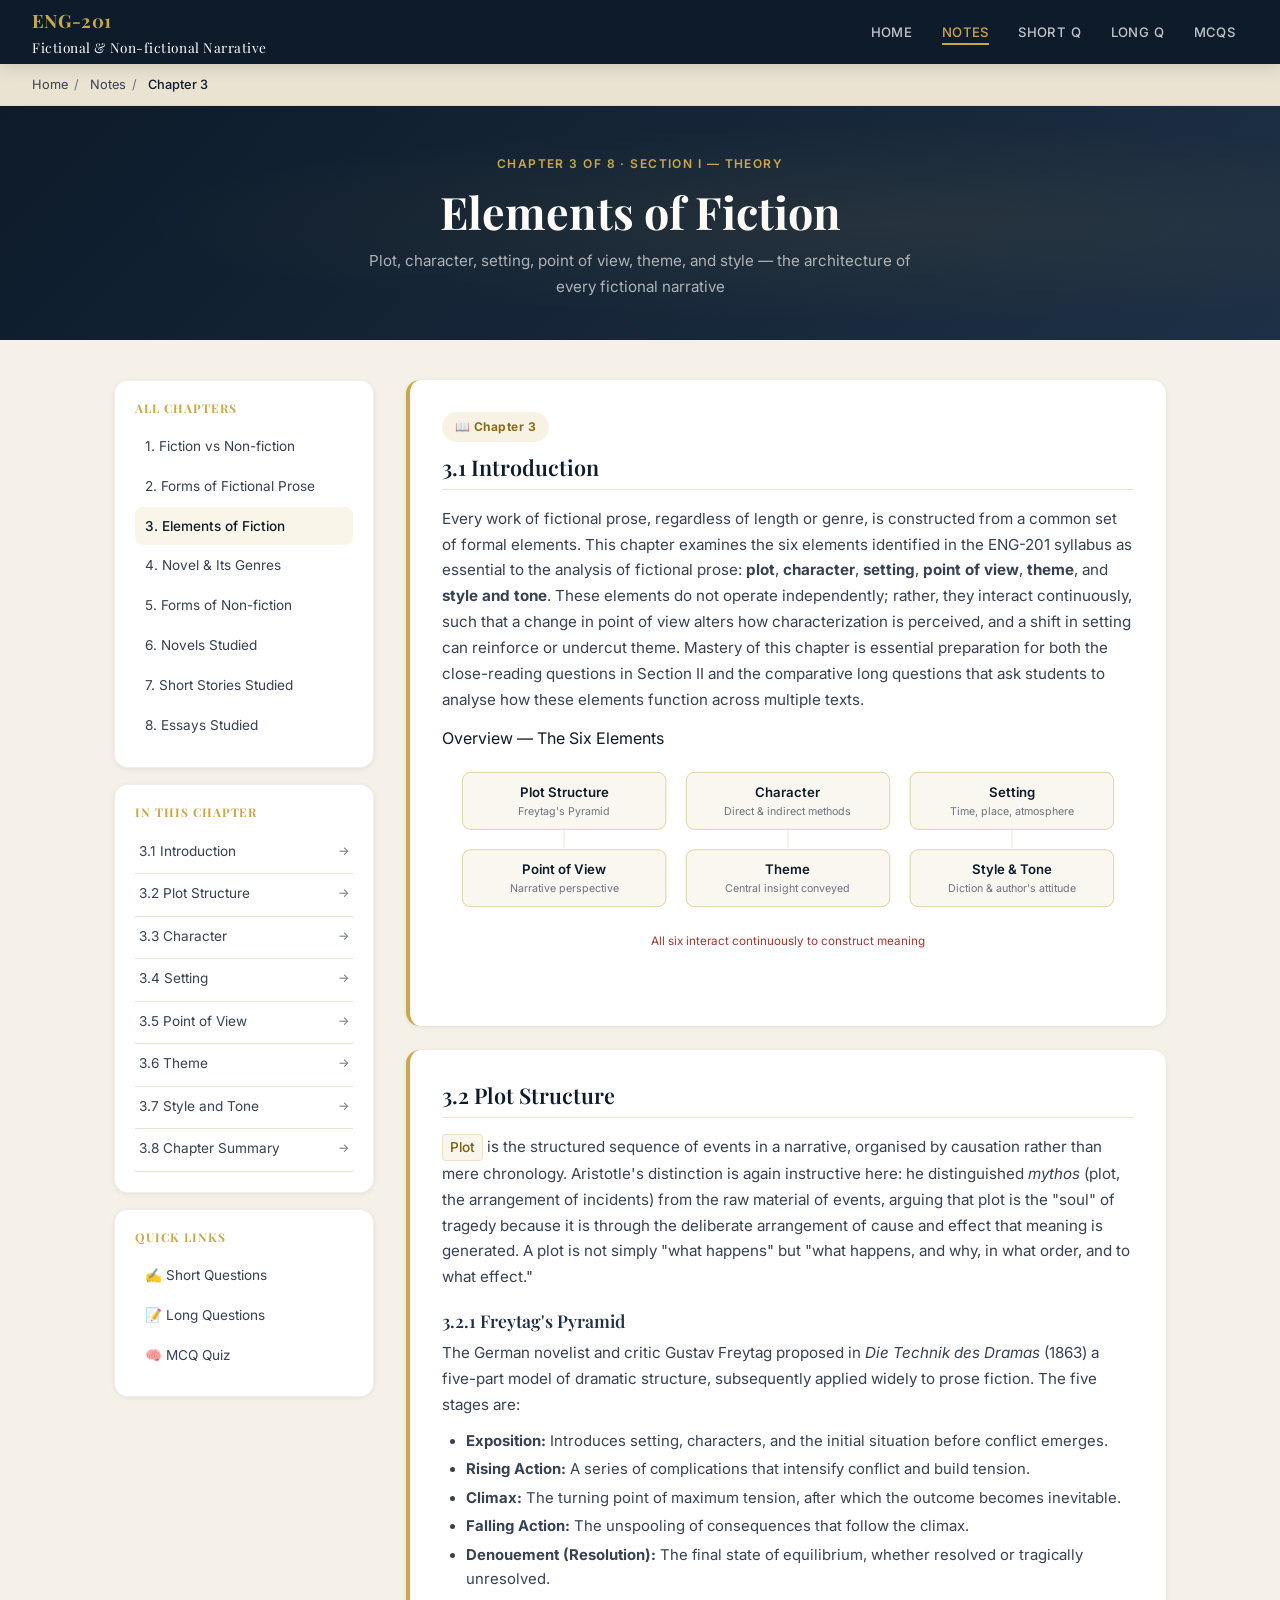
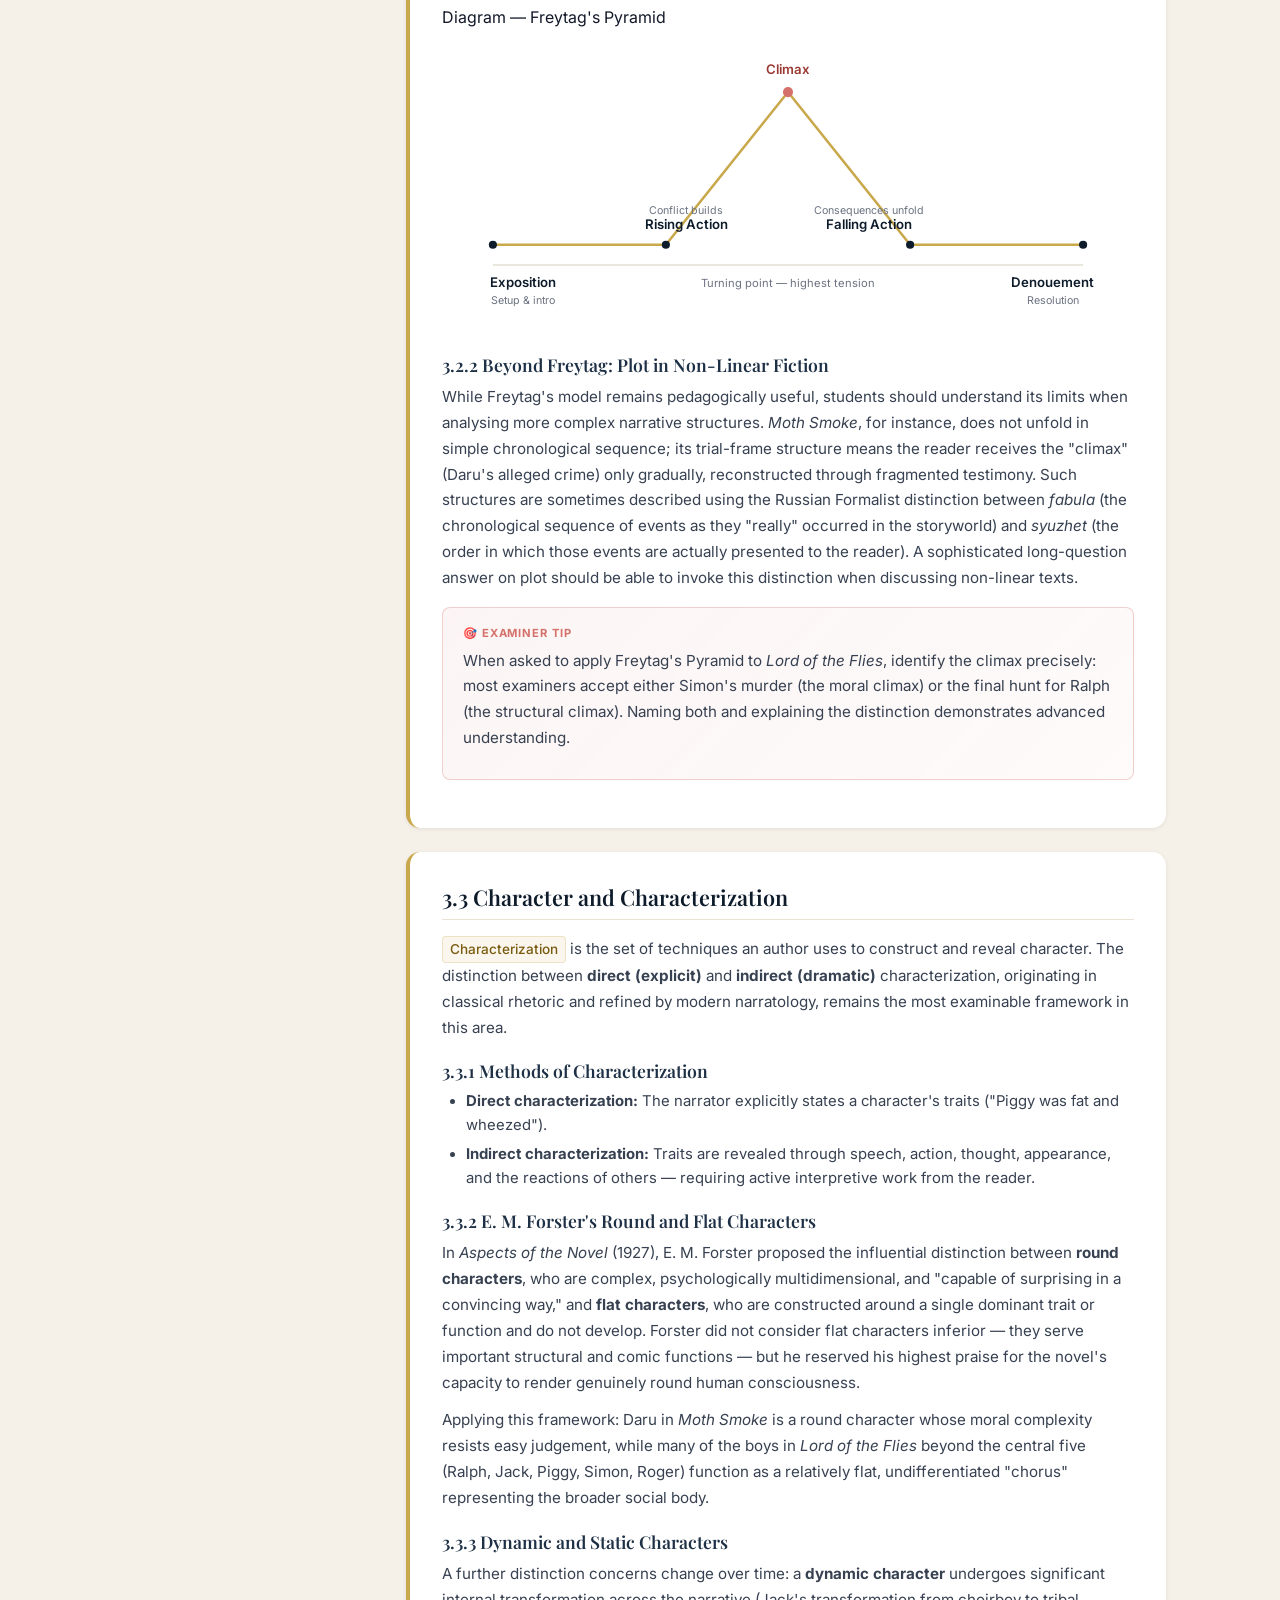
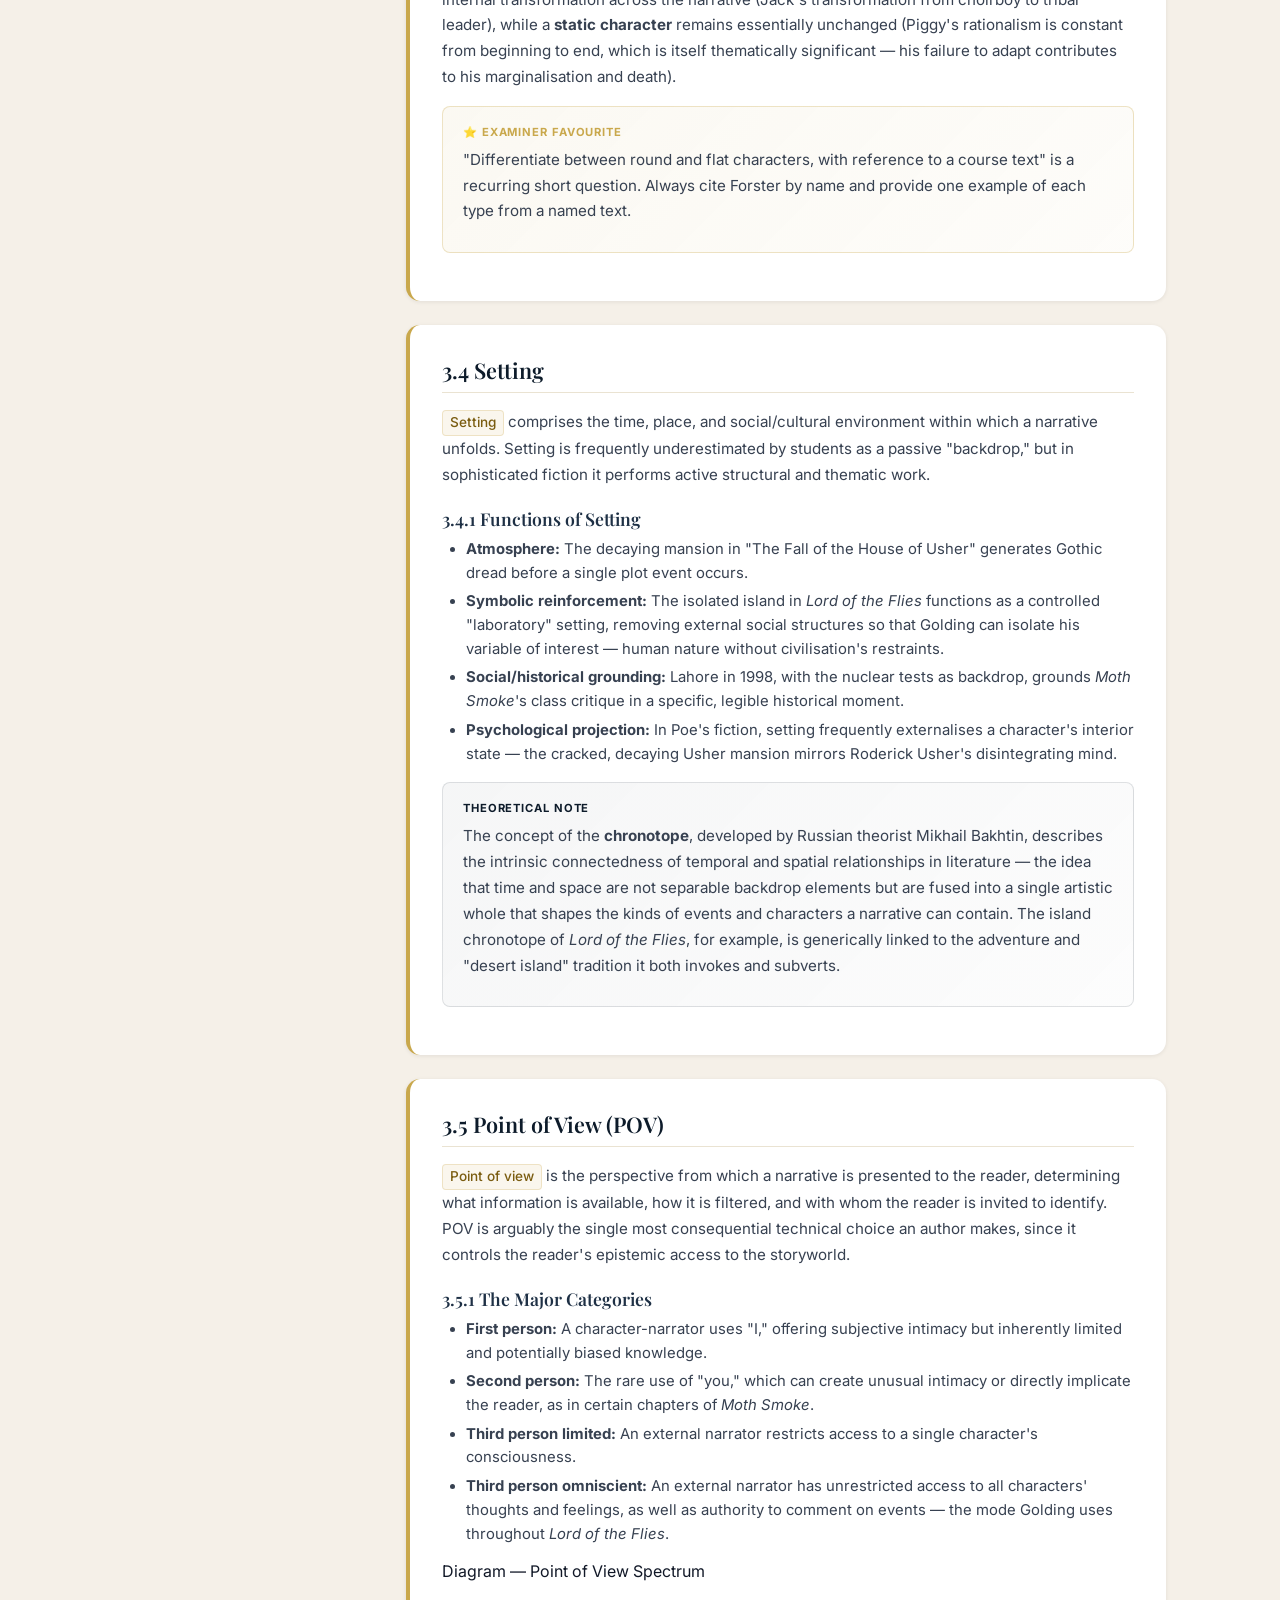
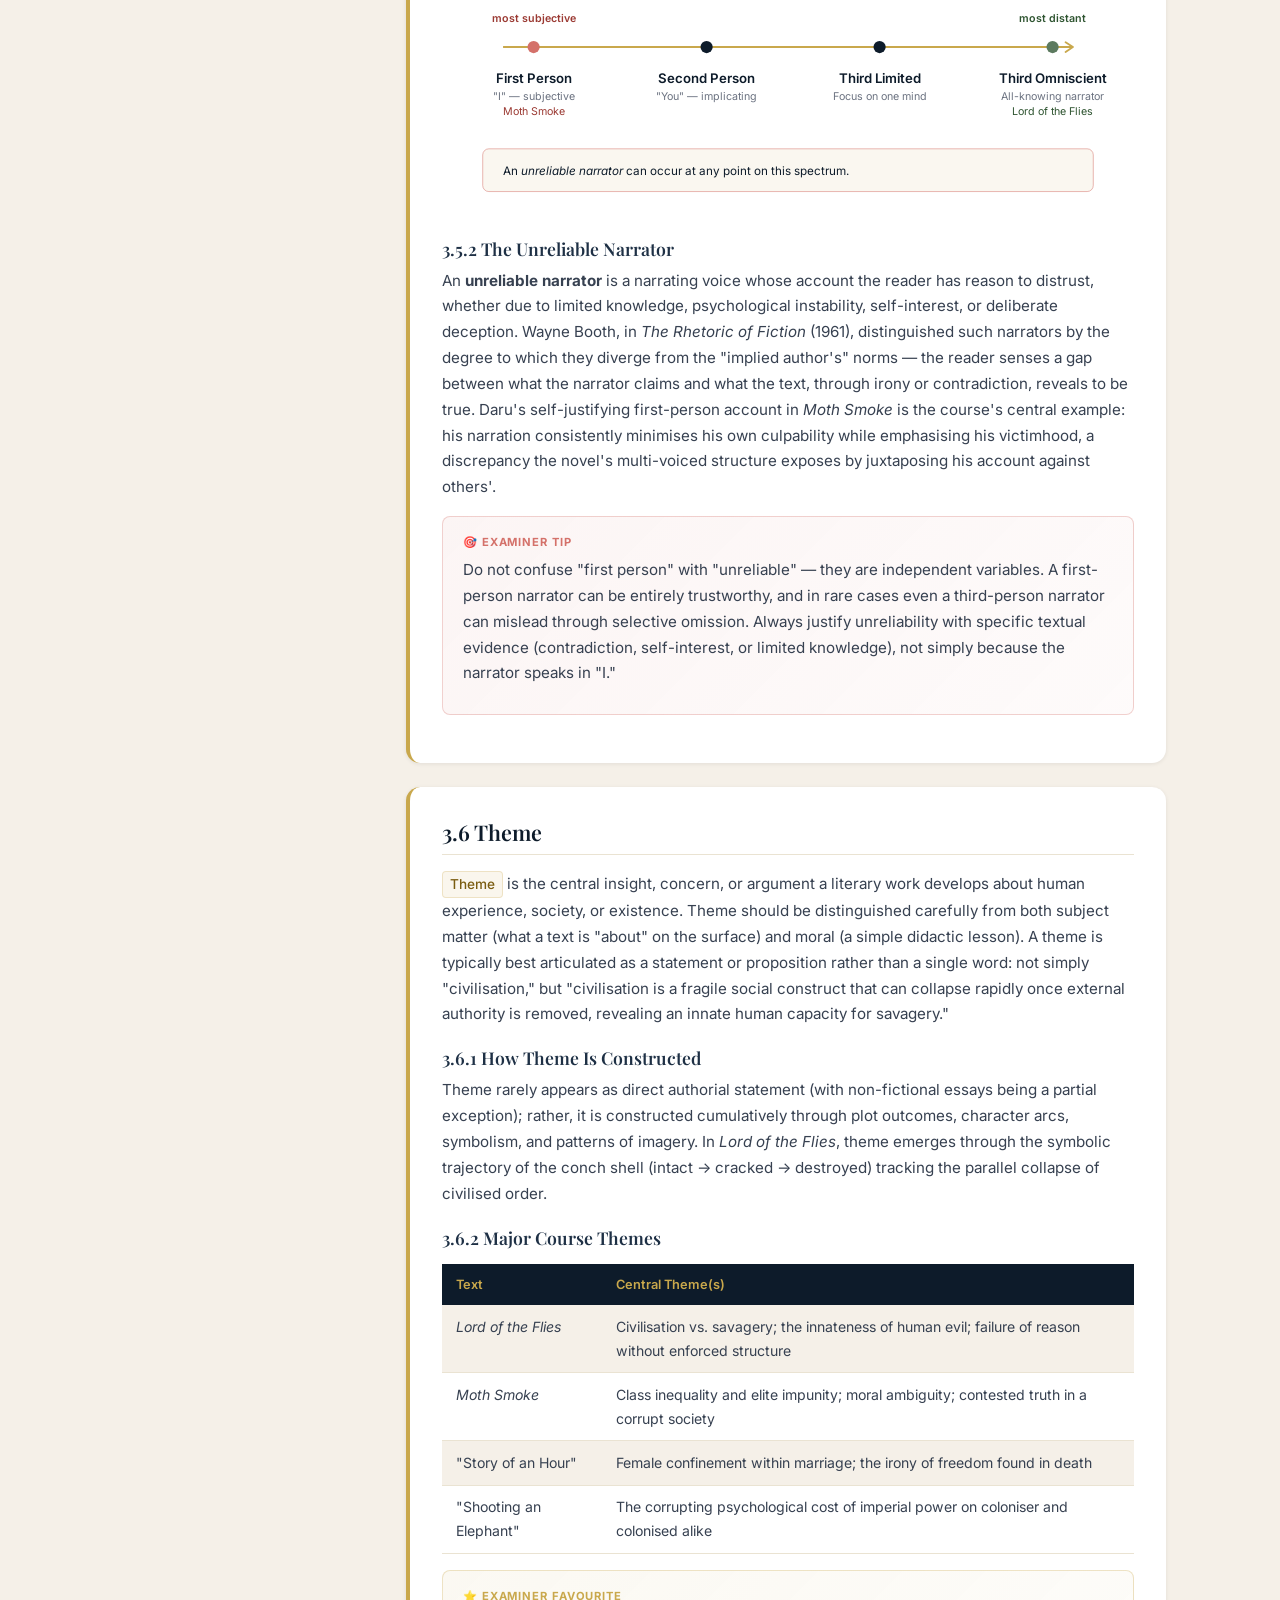
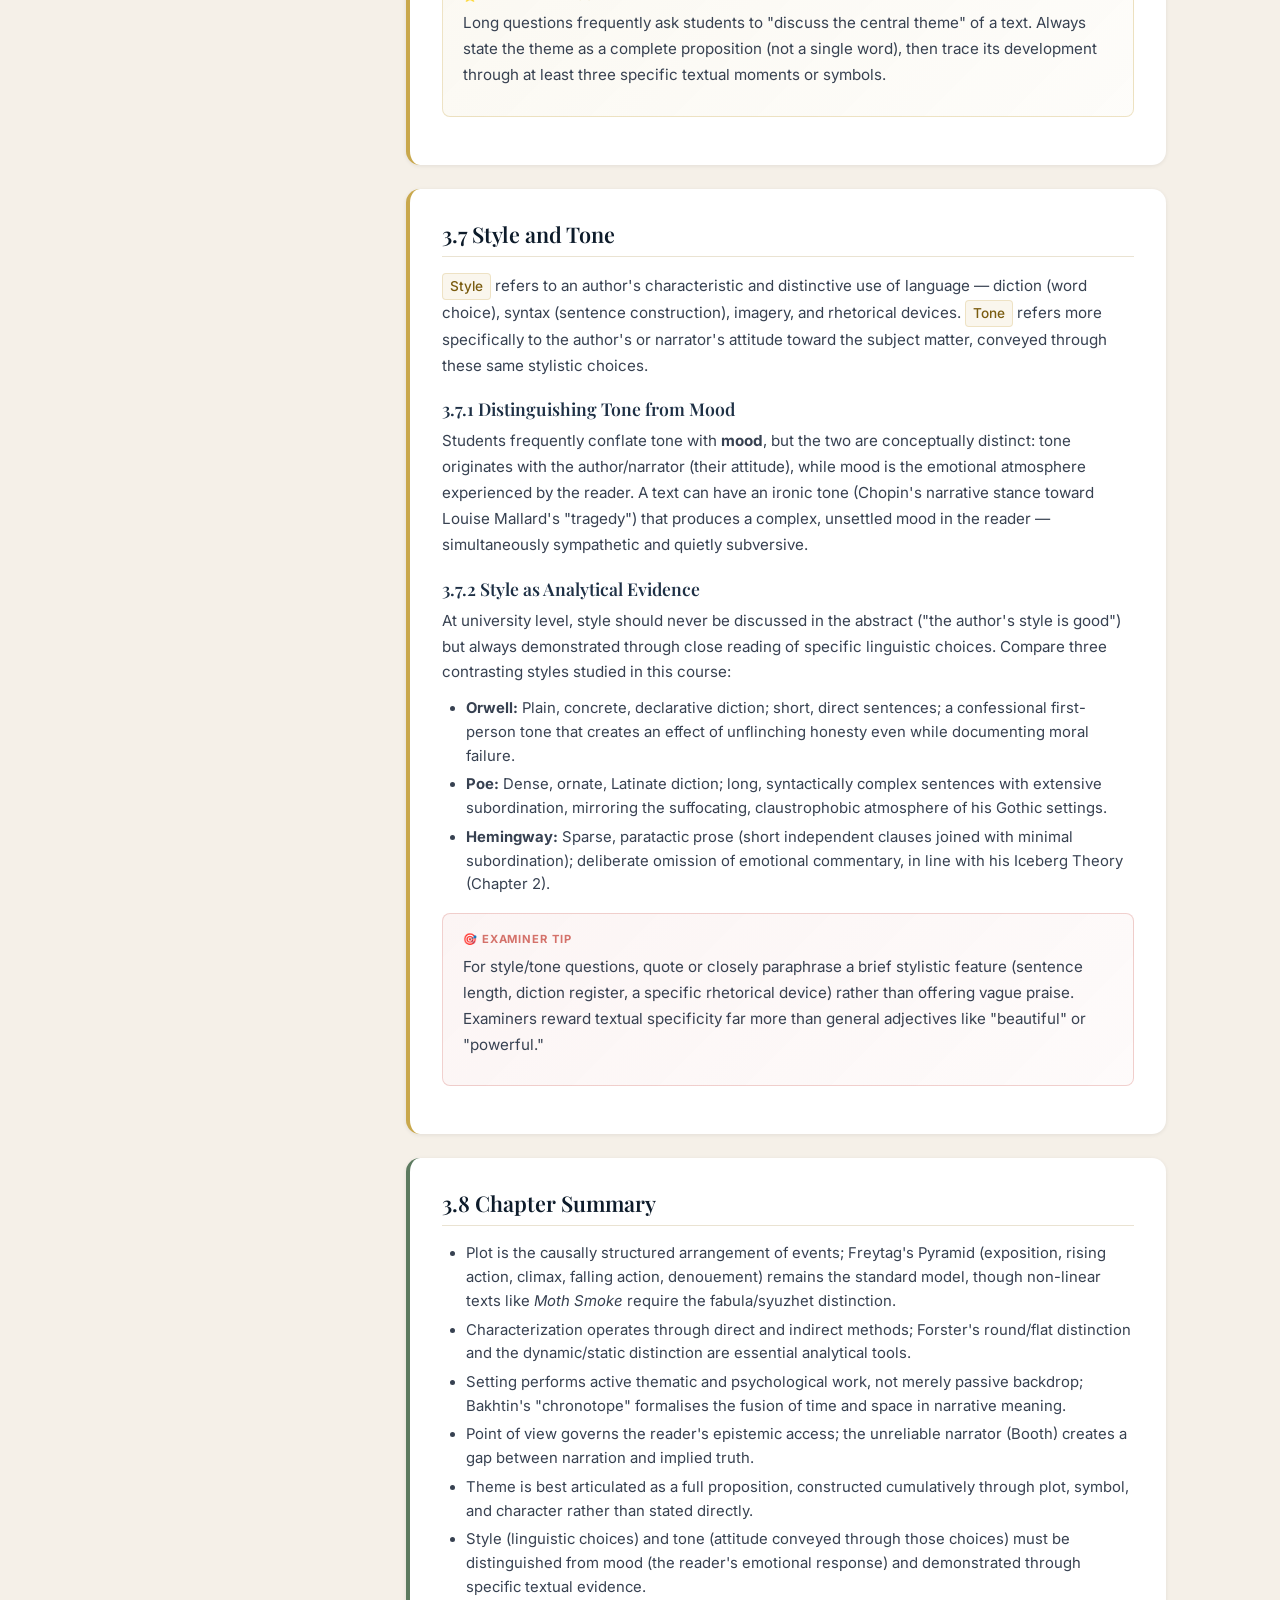
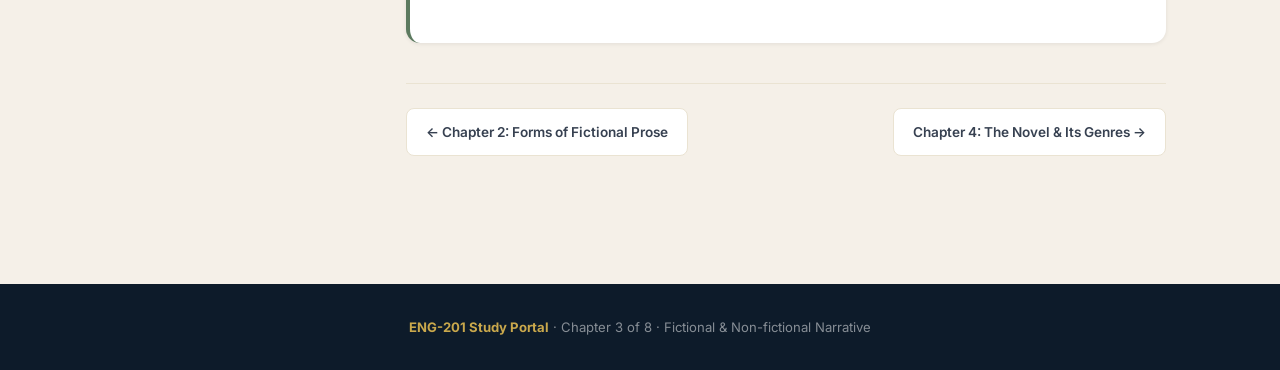
<file: chapters/chapter3.html>
<!DOCTYPE html>
<html lang="en">
<head>
  <meta charset="UTF-8" />
  <meta name="viewport" content="width=device-width, initial-scale=1.0" />
  <title>Chapter 3: Elements of Fiction | ENG-201</title>
  <link rel="stylesheet" href="../css/style.css" />
  <style>
    .toc-list { list-style: none; padding: 0; }
    .toc-list li { border-bottom: 1px solid var(--parchment-dark); }
    .toc-list a {
      display: flex; align-items: center; justify-content: space-between;
      padding: .5rem .25rem; font-size: .85rem; color: var(--ink-mid);
      transition: var(--transition);
    }
    .toc-list a:hover { color: var(--gold); padding-left: .4rem; }
    .toc-list .num { color: var(--ink-light); font-size: .75rem; }
    .key-term {
      display: inline-block; background: rgba(201,168,76,.1); color: #7A5C10;
      border: 1px solid rgba(201,168,76,.25); border-radius: 4px;
      padding: .05rem .45rem; font-size: .85rem; font-weight: 500;
    }
    .chapter-nav {
      display: flex; justify-content: space-between; align-items: center;
      gap: 1rem; margin-top: 2.5rem; padding-top: 1.5rem;
      border-top: 1px solid var(--parchment-dark);
    }
    .chapter-nav a {
      display: flex; align-items: center; gap: .5rem;
      padding: .7rem 1.2rem; border-radius: var(--radius);
      font-size: .85rem; font-weight: 600;
      background: var(--white); border: 1.5px solid var(--parchment-dark);
      color: var(--ink-mid); transition: var(--transition);
    }
    .chapter-nav a:hover { border-color: var(--gold); color: var(--navy); }
    .chapter-badge {
      display: inline-flex; align-items: center; gap: .4rem;
      background: rgba(201,168,76,.15); color: #8A6B1A;
      padding: .3rem .8rem; border-radius: 999px;
      font-size: .75rem; font-weight: 700; letter-spacing: .04em;
      margin-bottom: .75rem;
    }
    .scholar-box {
      background: linear-gradient(135deg, rgba(13,27,42,.04), rgba(13,27,42,.01));
      border: 1px solid rgba(13,27,42,.12);
      border-radius: var(--radius);
      padding: 1rem 1.25rem; margin: 1rem 0;
    }
    .scholar-box .label {
      font-size: .7rem; font-weight: 700; letter-spacing: .08em;
      text-transform: uppercase; color: var(--navy); margin-bottom: .3rem;
    }
    .compare-table {
      width: 100%; border-collapse: collapse; margin: 1rem 0; font-size: .88rem;
    }
    .compare-table th {
      background: var(--navy); color: var(--gold);
      padding: .6rem .9rem; text-align: left; font-weight: 600; font-size: .8rem;
    }
    .compare-table td {
      padding: .6rem .9rem; border-bottom: 1px solid var(--parchment-dark);
      color: var(--ink-mid); vertical-align: top;
    }
    .compare-table tr:nth-child(even) td { background: var(--parchment); }
  </style>
</head>
<body>

<nav class="navbar">
  <div class="nav-brand">ENG-201 <span>Fictional &amp; Non-fictional Narrative</span></div>
  <ul class="nav-links">
    <li><a href="../index.html">Home</a></li>
    <li><a href="chapter1.html" class="active">Notes</a></li>
    <li><a href="../short-questions/sq.html">Short Q</a></li>
    <li><a href="../long-questions/lq.html">Long Q</a></li>
    <li><a href="../mcqs/mcqs.html">MCQs</a></li>
  </ul>
  <div class="nav-toggle"><span></span><span></span><span></span></div>
</nav>

<div class="breadcrumb">
  <a href="../index.html">Home</a><span class="sep">/</span>
  <a href="chapter1.html">Notes</a><span class="sep">/</span>
  <span class="current">Chapter 3</span>
</div>

<div class="page-header">
  <p class="eyebrow">Chapter 3 of 8 · Section I — Theory</p>
  <h1>Elements of Fiction</h1>
  <p>Plot, character, setting, point of view, theme, and style — the architecture of every fictional narrative</p>
</div>

<div class="container">
  <div class="page-body">
    <div class="layout-sidebar">

      <aside class="sidebar">
        <div class="sidebar-card">
          <h4>All Chapters</h4>
          <nav class="sidebar-nav">
            <a href="chapter1.html">1. Fiction vs Non-fiction</a>
            <a href="chapter2.html">2. Forms of Fictional Prose</a>
            <a href="chapter3.html" class="active">3. Elements of Fiction</a>
            <a href="chapter4.html">4. Novel &amp; Its Genres</a>
            <a href="chapter5.html">5. Forms of Non-fiction</a>
            <a href="chapter6.html">6. Novels Studied</a>
            <a href="chapter7.html">7. Short Stories Studied</a>
            <a href="chapter8.html">8. Essays Studied</a>
          </nav>
        </div>
        <div class="sidebar-card">
          <h4>In This Chapter</h4>
          <nav class="sidebar-nav">
            <ul class="toc-list">
              <li><a href="#intro">3.1 Introduction <span class="num">→</span></a></li>
              <li><a href="#plot">3.2 Plot Structure <span class="num">→</span></a></li>
              <li><a href="#character">3.3 Character <span class="num">→</span></a></li>
              <li><a href="#setting">3.4 Setting <span class="num">→</span></a></li>
              <li><a href="#pov">3.5 Point of View <span class="num">→</span></a></li>
              <li><a href="#theme">3.6 Theme <span class="num">→</span></a></li>
              <li><a href="#style">3.7 Style and Tone <span class="num">→</span></a></li>
              <li><a href="#summary">3.8 Chapter Summary <span class="num">→</span></a></li>
            </ul>
          </nav>
        </div>
        <div class="sidebar-card">
          <h4>Quick Links</h4>
          <nav class="sidebar-nav">
            <a href="../short-questions/sq.html">✍️ Short Questions</a>
            <a href="../long-questions/lq.html">📝 Long Questions</a>
            <a href="../mcqs/mcqs.html">🧠 MCQ Quiz</a>
          </nav>
        </div>
      </aside>

      <main>

        <div id="intro" class="note-section">
          <span class="chapter-badge">📖 Chapter 3</span>
          <h2>3.1 Introduction</h2>
          <p>Every work of fictional prose, regardless of length or genre, is constructed from a common set of formal elements. This chapter examines the six elements identified in the ENG-201 syllabus as essential to the analysis of fictional prose: <strong>plot</strong>, <strong>character</strong>, <strong>setting</strong>, <strong>point of view</strong>, <strong>theme</strong>, and <strong>style and tone</strong>. These elements do not operate independently; rather, they interact continuously, such that a change in point of view alters how characterization is perceived, and a shift in setting can reinforce or undercut theme. Mastery of this chapter is essential preparation for both the close-reading questions in Section II and the comparative long questions that ask students to analyse how these elements function across multiple texts.</p>

          <div class="diagram-wrap">
            <div class="diagram-label">Overview — The Six Elements</div>
            <svg viewBox="0 0 680 230" role="img">
              <title>The six key elements of fictional prose narrative</title>
              <desc>An overview grid of the six elements covered in this chapter: plot structure, character, setting, point of view, theme, and style and tone.</desc>
              <rect x="20" y="20" width="200" height="56" rx="8" fill="#FAF7F0" stroke="#C9A84C" stroke-width="0.5"/>
              <text x="120" y="44" text-anchor="middle" font-size="13" font-weight="600" fill="#0D1B2A">Plot Structure</text>
              <text x="120" y="62" text-anchor="middle" font-size="10.5" fill="#6B7280">Freytag's Pyramid</text>

              <rect x="240" y="20" width="200" height="56" rx="8" fill="#FAF7F0" stroke="#C9A84C" stroke-width="0.5"/>
              <text x="340" y="44" text-anchor="middle" font-size="13" font-weight="600" fill="#0D1B2A">Character</text>
              <text x="340" y="62" text-anchor="middle" font-size="10.5" fill="#6B7280">Direct &amp; indirect methods</text>

              <rect x="460" y="20" width="200" height="56" rx="8" fill="#FAF7F0" stroke="#C9A84C" stroke-width="0.5"/>
              <text x="560" y="44" text-anchor="middle" font-size="13" font-weight="600" fill="#0D1B2A">Setting</text>
              <text x="560" y="62" text-anchor="middle" font-size="10.5" fill="#6B7280">Time, place, atmosphere</text>

              <rect x="20" y="96" width="200" height="56" rx="8" fill="#FAF7F0" stroke="#C9A84C" stroke-width="0.5"/>
              <text x="120" y="120" text-anchor="middle" font-size="13" font-weight="600" fill="#0D1B2A">Point of View</text>
              <text x="120" y="138" text-anchor="middle" font-size="10.5" fill="#6B7280">Narrative perspective</text>

              <rect x="240" y="96" width="200" height="56" rx="8" fill="#FAF7F0" stroke="#C9A84C" stroke-width="0.5"/>
              <text x="340" y="120" text-anchor="middle" font-size="13" font-weight="600" fill="#0D1B2A">Theme</text>
              <text x="340" y="138" text-anchor="middle" font-size="10.5" fill="#6B7280">Central insight conveyed</text>

              <rect x="460" y="96" width="200" height="56" rx="8" fill="#FAF7F0" stroke="#C9A84C" stroke-width="0.5"/>
              <text x="560" y="120" text-anchor="middle" font-size="13" font-weight="600" fill="#0D1B2A">Style &amp; Tone</text>
              <text x="560" y="138" text-anchor="middle" font-size="10.5" fill="#6B7280">Diction &amp; author's attitude</text>

              <text x="340" y="190" text-anchor="middle" font-size="11.5" fill="#9B3A33">All six interact continuously to construct meaning</text>
              <line x1="120" y1="76" x2="120" y2="94" stroke="#D6D0C0" stroke-width="0.5"/>
              <line x1="340" y1="76" x2="340" y2="94" stroke="#D6D0C0" stroke-width="0.5"/>
              <line x1="560" y1="76" x2="560" y2="94" stroke="#D6D0C0" stroke-width="0.5"/>
            </svg>
          </div>
        </div>

        <div id="plot" class="note-section">
          <h2>3.2 Plot Structure</h2>
          <p><span class="key-term">Plot</span> is the structured sequence of events in a narrative, organised by causation rather than mere chronology. Aristotle's distinction is again instructive here: he distinguished <em>mythos</em> (plot, the arrangement of incidents) from the raw material of events, arguing that plot is the "soul" of tragedy because it is through the deliberate arrangement of cause and effect that meaning is generated. A plot is not simply "what happens" but "what happens, and why, in what order, and to what effect."</p>

          <h3>3.2.1 Freytag's Pyramid</h3>
          <p>The German novelist and critic Gustav Freytag proposed in <em>Die Technik des Dramas</em> (1863) a five-part model of dramatic structure, subsequently applied widely to prose fiction. The five stages are:</p>
          <ul>
            <li><strong>Exposition:</strong> Introduces setting, characters, and the initial situation before conflict emerges.</li>
            <li><strong>Rising Action:</strong> A series of complications that intensify conflict and build tension.</li>
            <li><strong>Climax:</strong> The turning point of maximum tension, after which the outcome becomes inevitable.</li>
            <li><strong>Falling Action:</strong> The unspooling of consequences that follow the climax.</li>
            <li><strong>Denouement (Resolution):</strong> The final state of equilibrium, whether resolved or tragically unresolved.</li>
          </ul>

          <div class="diagram-wrap">
            <div class="diagram-label">Diagram — Freytag's Pyramid</div>
            <svg viewBox="0 0 680 290" role="img">
              <title>Freytag's Pyramid showing the five stages of plot</title>
              <desc>A mountain-shaped diagram rising from exposition through rising action to a climax peak, then descending through falling action to denouement.</desc>
              <line x1="50" y1="230" x2="630" y2="230" stroke="#D6D0C0" stroke-width="1"/>
              <polyline points="50,210 220,210 340,60 460,210 630,210" fill="none" stroke="#C9A84C" stroke-width="2.5" stroke-linejoin="round" stroke-linecap="round"/>
              <circle cx="50" cy="210" r="4" fill="#0D1B2A"/>
              <circle cx="220" cy="210" r="4" fill="#0D1B2A"/>
              <circle cx="340" cy="60" r="5" fill="#D4716A"/>
              <circle cx="460" cy="210" r="4" fill="#0D1B2A"/>
              <circle cx="630" cy="210" r="4" fill="#0D1B2A"/>
              <text x="340" y="42" text-anchor="middle" font-size="13" font-weight="600" fill="#9B3A33">Climax</text>
              <text x="340" y="252" text-anchor="middle" font-size="11" fill="#6B7280">Turning point — highest tension</text>
              <text x="80" y="252" text-anchor="middle" font-size="13" font-weight="600" fill="#0D1B2A">Exposition</text>
              <text x="80" y="268" text-anchor="middle" font-size="10.5" fill="#6B7280">Setup &amp; intro</text>
              <text x="240" y="195" text-anchor="middle" font-size="13" font-weight="600" fill="#0D1B2A">Rising Action</text>
              <text x="240" y="180" text-anchor="middle" font-size="10.5" fill="#6B7280">Conflict builds</text>
              <text x="420" y="195" text-anchor="middle" font-size="13" font-weight="600" fill="#0D1B2A">Falling Action</text>
              <text x="420" y="180" text-anchor="middle" font-size="10.5" fill="#6B7280">Consequences unfold</text>
              <text x="600" y="252" text-anchor="middle" font-size="13" font-weight="600" fill="#0D1B2A">Denouement</text>
              <text x="600" y="268" text-anchor="middle" font-size="10.5" fill="#6B7280">Resolution</text>
            </svg>
          </div>

          <h3>3.2.2 Beyond Freytag: Plot in Non-Linear Fiction</h3>
          <p>While Freytag's model remains pedagogically useful, students should understand its limits when analysing more complex narrative structures. <em>Moth Smoke</em>, for instance, does not unfold in simple chronological sequence; its trial-frame structure means the reader receives the "climax" (Daru's alleged crime) only gradually, reconstructed through fragmented testimony. Such structures are sometimes described using the Russian Formalist distinction between <em>fabula</em> (the chronological sequence of events as they "really" occurred in the storyworld) and <em>syuzhet</em> (the order in which those events are actually presented to the reader). A sophisticated long-question answer on plot should be able to invoke this distinction when discussing non-linear texts.</p>

          <div class="examiner-tip">
            <div class="label">🎯 Examiner Tip</div>
            <p>When asked to apply Freytag's Pyramid to <em>Lord of the Flies</em>, identify the climax precisely: most examiners accept either Simon's murder (the moral climax) or the final hunt for Ralph (the structural climax). Naming both and explaining the distinction demonstrates advanced understanding.</p>
          </div>
        </div>

        <div id="character" class="note-section">
          <h2>3.3 Character and Characterization</h2>
          <p><span class="key-term">Characterization</span> is the set of techniques an author uses to construct and reveal character. The distinction between <strong>direct (explicit)</strong> and <strong>indirect (dramatic)</strong> characterization, originating in classical rhetoric and refined by modern narratology, remains the most examinable framework in this area.</p>

          <h3>3.3.1 Methods of Characterization</h3>
          <ul>
            <li><strong>Direct characterization:</strong> The narrator explicitly states a character's traits ("Piggy was fat and wheezed").</li>
            <li><strong>Indirect characterization:</strong> Traits are revealed through speech, action, thought, appearance, and the reactions of others — requiring active interpretive work from the reader.</li>
          </ul>

          <h3>3.3.2 E. M. Forster's Round and Flat Characters</h3>
          <p>In <em>Aspects of the Novel</em> (1927), E. M. Forster proposed the influential distinction between <strong>round characters</strong>, who are complex, psychologically multidimensional, and "capable of surprising in a convincing way," and <strong>flat characters</strong>, who are constructed around a single dominant trait or function and do not develop. Forster did not consider flat characters inferior — they serve important structural and comic functions — but he reserved his highest praise for the novel's capacity to render genuinely round human consciousness.</p>
          <p>Applying this framework: Daru in <em>Moth Smoke</em> is a round character whose moral complexity resists easy judgement, while many of the boys in <em>Lord of the Flies</em> beyond the central five (Ralph, Jack, Piggy, Simon, Roger) function as a relatively flat, undifferentiated "chorus" representing the broader social body.</p>

          <h3>3.3.3 Dynamic and Static Characters</h3>
          <p>A further distinction concerns change over time: a <strong>dynamic character</strong> undergoes significant internal transformation across the narrative (Jack's transformation from choirboy to tribal leader), while a <strong>static character</strong> remains essentially unchanged (Piggy's rationalism is constant from beginning to end, which is itself thematically significant — his failure to adapt contributes to his marginalisation and death).</p>

          <div class="highlight-box">
            <div class="label">⭐ Examiner Favourite</div>
            <p>"Differentiate between round and flat characters, with reference to a course text" is a recurring short question. Always cite Forster by name and provide one example of each type from a named text.</p>
          </div>
        </div>

        <div id="setting" class="note-section">
          <h2>3.4 Setting</h2>
          <p><span class="key-term">Setting</span> comprises the time, place, and social/cultural environment within which a narrative unfolds. Setting is frequently underestimated by students as a passive "backdrop," but in sophisticated fiction it performs active structural and thematic work.</p>

          <h3>3.4.1 Functions of Setting</h3>
          <ul>
            <li><strong>Atmosphere:</strong> The decaying mansion in "The Fall of the House of Usher" generates Gothic dread before a single plot event occurs.</li>
            <li><strong>Symbolic reinforcement:</strong> The isolated island in <em>Lord of the Flies</em> functions as a controlled "laboratory" setting, removing external social structures so that Golding can isolate his variable of interest — human nature without civilisation's restraints.</li>
            <li><strong>Social/historical grounding:</strong> Lahore in 1998, with the nuclear tests as backdrop, grounds <em>Moth Smoke</em>'s class critique in a specific, legible historical moment.</li>
            <li><strong>Psychological projection:</strong> In Poe's fiction, setting frequently externalises a character's interior state — the cracked, decaying Usher mansion mirrors Roderick Usher's disintegrating mind.</li>
          </ul>

          <div class="scholar-box">
            <div class="label">Theoretical Note</div>
            <p>The concept of the <strong>chronotope</strong>, developed by Russian theorist Mikhail Bakhtin, describes the intrinsic connectedness of temporal and spatial relationships in literature — the idea that time and space are not separable backdrop elements but are fused into a single artistic whole that shapes the kinds of events and characters a narrative can contain. The island chronotope of <em>Lord of the Flies</em>, for example, is generically linked to the adventure and "desert island" tradition it both invokes and subverts.</p>
          </div>
        </div>

        <div id="pov" class="note-section">
          <h2>3.5 Point of View (POV)</h2>
          <p><span class="key-term">Point of view</span> is the perspective from which a narrative is presented to the reader, determining what information is available, how it is filtered, and with whom the reader is invited to identify. POV is arguably the single most consequential technical choice an author makes, since it controls the reader's epistemic access to the storyworld.</p>

          <h3>3.5.1 The Major Categories</h3>
          <ul>
            <li><strong>First person:</strong> A character-narrator uses "I," offering subjective intimacy but inherently limited and potentially biased knowledge.</li>
            <li><strong>Second person:</strong> The rare use of "you," which can create unusual intimacy or directly implicate the reader, as in certain chapters of <em>Moth Smoke</em>.</li>
            <li><strong>Third person limited:</strong> An external narrator restricts access to a single character's consciousness.</li>
            <li><strong>Third person omniscient:</strong> An external narrator has unrestricted access to all characters' thoughts and feelings, as well as authority to comment on events — the mode Golding uses throughout <em>Lord of the Flies</em>.</li>
          </ul>

          <div class="diagram-wrap">
            <div class="diagram-label">Diagram — Point of View Spectrum</div>
            <svg viewBox="0 0 680 220" role="img">
              <title>Spectrum of narrative point of view from first person to third person omniscient</title>
              <desc>A horizontal spectrum showing four points of view ordered by narrative distance.</desc>
              <defs>
                <marker id="arrowpovc3" viewBox="0 0 10 10" refX="8" refY="5" markerWidth="6" markerHeight="6" orient="auto-start-reverse"><path d="M2 1L8 5L2 9" fill="none" stroke="context-stroke" stroke-width="1.5" stroke-linecap="round" stroke-linejoin="round"/></marker>
              </defs>
              <line x1="60" y1="60" x2="620" y2="60" stroke="#C9A84C" stroke-width="2" marker-end="url(#arrowpovc3)"/>
              <circle cx="90" cy="60" r="6" fill="#D4716A"/>
              <circle cx="260" cy="60" r="6" fill="#0D1B2A"/>
              <circle cx="430" cy="60" r="6" fill="#0D1B2A"/>
              <circle cx="600" cy="60" r="6" fill="#5C7A5F"/>
              <text x="90" y="95" text-anchor="middle" font-size="13" font-weight="600" fill="#0D1B2A">First Person</text>
              <text x="90" y="112" text-anchor="middle" font-size="10.5" fill="#6B7280">"I" — subjective</text>
              <text x="90" y="127" text-anchor="middle" font-size="10.5" fill="#9B3A33">Moth Smoke</text>
              <text x="260" y="95" text-anchor="middle" font-size="13" font-weight="600" fill="#0D1B2A">Second Person</text>
              <text x="260" y="112" text-anchor="middle" font-size="10.5" fill="#6B7280">"You" — implicating</text>
              <text x="430" y="95" text-anchor="middle" font-size="13" font-weight="600" fill="#0D1B2A">Third Limited</text>
              <text x="430" y="112" text-anchor="middle" font-size="10.5" fill="#6B7280">Focus on one mind</text>
              <text x="600" y="95" text-anchor="middle" font-size="13" font-weight="600" fill="#0D1B2A">Third Omniscient</text>
              <text x="600" y="112" text-anchor="middle" font-size="10.5" fill="#6B7280">All-knowing narrator</text>
              <text x="600" y="127" text-anchor="middle" font-size="10.5" fill="#2E5430">Lord of the Flies</text>
              <text x="90" y="35" text-anchor="middle" font-size="10.5" fill="#9B3A33" font-weight="600">most subjective</text>
              <text x="600" y="35" text-anchor="middle" font-size="10.5" fill="#2E5430" font-weight="600">most distant</text>
              <rect x="40" y="160" width="600" height="42" rx="6" fill="#FAF7F0" stroke="#D4716A" stroke-width="0.5"/>
              <text x="60" y="186" font-size="11.5" fill="#0D1B2A">An <tspan font-style="italic">unreliable narrator</tspan> can occur at any point on this spectrum.</text>
            </svg>
          </div>

          <h3>3.5.2 The Unreliable Narrator</h3>
          <p>An <strong>unreliable narrator</strong> is a narrating voice whose account the reader has reason to distrust, whether due to limited knowledge, psychological instability, self-interest, or deliberate deception. Wayne Booth, in <em>The Rhetoric of Fiction</em> (1961), distinguished such narrators by the degree to which they diverge from the "implied author's" norms — the reader senses a gap between what the narrator claims and what the text, through irony or contradiction, reveals to be true. Daru's self-justifying first-person account in <em>Moth Smoke</em> is the course's central example: his narration consistently minimises his own culpability while emphasising his victimhood, a discrepancy the novel's multi-voiced structure exposes by juxtaposing his account against others'.</p>

          <div class="examiner-tip">
            <div class="label">🎯 Examiner Tip</div>
            <p>Do not confuse "first person" with "unreliable" — they are independent variables. A first-person narrator can be entirely trustworthy, and in rare cases even a third-person narrator can mislead through selective omission. Always justify unreliability with specific textual evidence (contradiction, self-interest, or limited knowledge), not simply because the narrator speaks in "I."</p>
          </div>
        </div>

        <div id="theme" class="note-section">
          <h2>3.6 Theme</h2>
          <p><span class="key-term">Theme</span> is the central insight, concern, or argument a literary work develops about human experience, society, or existence. Theme should be distinguished carefully from both subject matter (what a text is "about" on the surface) and moral (a simple didactic lesson). A theme is typically best articulated as a statement or proposition rather than a single word: not simply "civilisation," but "civilisation is a fragile social construct that can collapse rapidly once external authority is removed, revealing an innate human capacity for savagery."</p>

          <h3>3.6.1 How Theme Is Constructed</h3>
          <p>Theme rarely appears as direct authorial statement (with non-fictional essays being a partial exception); rather, it is constructed cumulatively through plot outcomes, character arcs, symbolism, and patterns of imagery. In <em>Lord of the Flies</em>, theme emerges through the symbolic trajectory of the conch shell (intact → cracked → destroyed) tracking the parallel collapse of civilised order.</p>

          <h3>3.6.2 Major Course Themes</h3>
          <table class="compare-table">
            <tr><th>Text</th><th>Central Theme(s)</th></tr>
            <tr><td><em>Lord of the Flies</em></td><td>Civilisation vs. savagery; the innateness of human evil; failure of reason without enforced structure</td></tr>
            <tr><td><em>Moth Smoke</em></td><td>Class inequality and elite impunity; moral ambiguity; contested truth in a corrupt society</td></tr>
            <tr><td>"Story of an Hour"</td><td>Female confinement within marriage; the irony of freedom found in death</td></tr>
            <tr><td>"Shooting an Elephant"</td><td>The corrupting psychological cost of imperial power on coloniser and colonised alike</td></tr>
          </table>

          <div class="highlight-box">
            <div class="label">⭐ Examiner Favourite</div>
            <p>Long questions frequently ask students to "discuss the central theme" of a text. Always state the theme as a complete proposition (not a single word), then trace its development through at least three specific textual moments or symbols.</p>
          </div>
        </div>

        <div id="style" class="note-section">
          <h2>3.7 Style and Tone</h2>
          <p><span class="key-term">Style</span> refers to an author's characteristic and distinctive use of language — diction (word choice), syntax (sentence construction), imagery, and rhetorical devices. <span class="key-term">Tone</span> refers more specifically to the author's or narrator's attitude toward the subject matter, conveyed through these same stylistic choices.</p>

          <h3>3.7.1 Distinguishing Tone from Mood</h3>
          <p>Students frequently conflate tone with <strong>mood</strong>, but the two are conceptually distinct: tone originates with the author/narrator (their attitude), while mood is the emotional atmosphere experienced by the reader. A text can have an ironic tone (Chopin's narrative stance toward Louise Mallard's "tragedy") that produces a complex, unsettled mood in the reader — simultaneously sympathetic and quietly subversive.</p>

          <h3>3.7.2 Style as Analytical Evidence</h3>
          <p>At university level, style should never be discussed in the abstract ("the author's style is good") but always demonstrated through close reading of specific linguistic choices. Compare three contrasting styles studied in this course:</p>
          <ul>
            <li><strong>Orwell:</strong> Plain, concrete, declarative diction; short, direct sentences; a confessional first-person tone that creates an effect of unflinching honesty even while documenting moral failure.</li>
            <li><strong>Poe:</strong> Dense, ornate, Latinate diction; long, syntactically complex sentences with extensive subordination, mirroring the suffocating, claustrophobic atmosphere of his Gothic settings.</li>
            <li><strong>Hemingway:</strong> Sparse, paratactic prose (short independent clauses joined with minimal subordination); deliberate omission of emotional commentary, in line with his Iceberg Theory (Chapter 2).</li>
          </ul>

          <div class="examiner-tip">
            <div class="label">🎯 Examiner Tip</div>
            <p>For style/tone questions, quote or closely paraphrase a brief stylistic feature (sentence length, diction register, a specific rhetorical device) rather than offering vague praise. Examiners reward textual specificity far more than general adjectives like "beautiful" or "powerful."</p>
          </div>
        </div>

        <div id="summary" class="note-section" style="border-left-color: var(--sage)">
          <h2>3.8 Chapter Summary</h2>
          <ul>
            <li>Plot is the causally structured arrangement of events; Freytag's Pyramid (exposition, rising action, climax, falling action, denouement) remains the standard model, though non-linear texts like <em>Moth Smoke</em> require the fabula/syuzhet distinction.</li>
            <li>Characterization operates through direct and indirect methods; Forster's round/flat distinction and the dynamic/static distinction are essential analytical tools.</li>
            <li>Setting performs active thematic and psychological work, not merely passive backdrop; Bakhtin's "chronotope" formalises the fusion of time and space in narrative meaning.</li>
            <li>Point of view governs the reader's epistemic access; the unreliable narrator (Booth) creates a gap between narration and implied truth.</li>
            <li>Theme is best articulated as a full proposition, constructed cumulatively through plot, symbol, and character rather than stated directly.</li>
            <li>Style (linguistic choices) and tone (attitude conveyed through those choices) must be distinguished from mood (the reader's emotional response) and demonstrated through specific textual evidence.</li>
          </ul>
        </div>

        <div class="chapter-nav">
          <a href="chapter2.html">← Chapter 2: Forms of Fictional Prose</a>
          <a href="chapter4.html">Chapter 4: The Novel &amp; Its Genres →</a>
        </div>

      </main>
    </div>
  </div>
</div>

<footer class="site-footer">
  <strong>ENG-201 Study Portal</strong> · Chapter 3 of 8 · Fictional &amp; Non-fictional Narrative
</footer>

<script src="../js/main.js"></script>
</body>
</html>
</file>
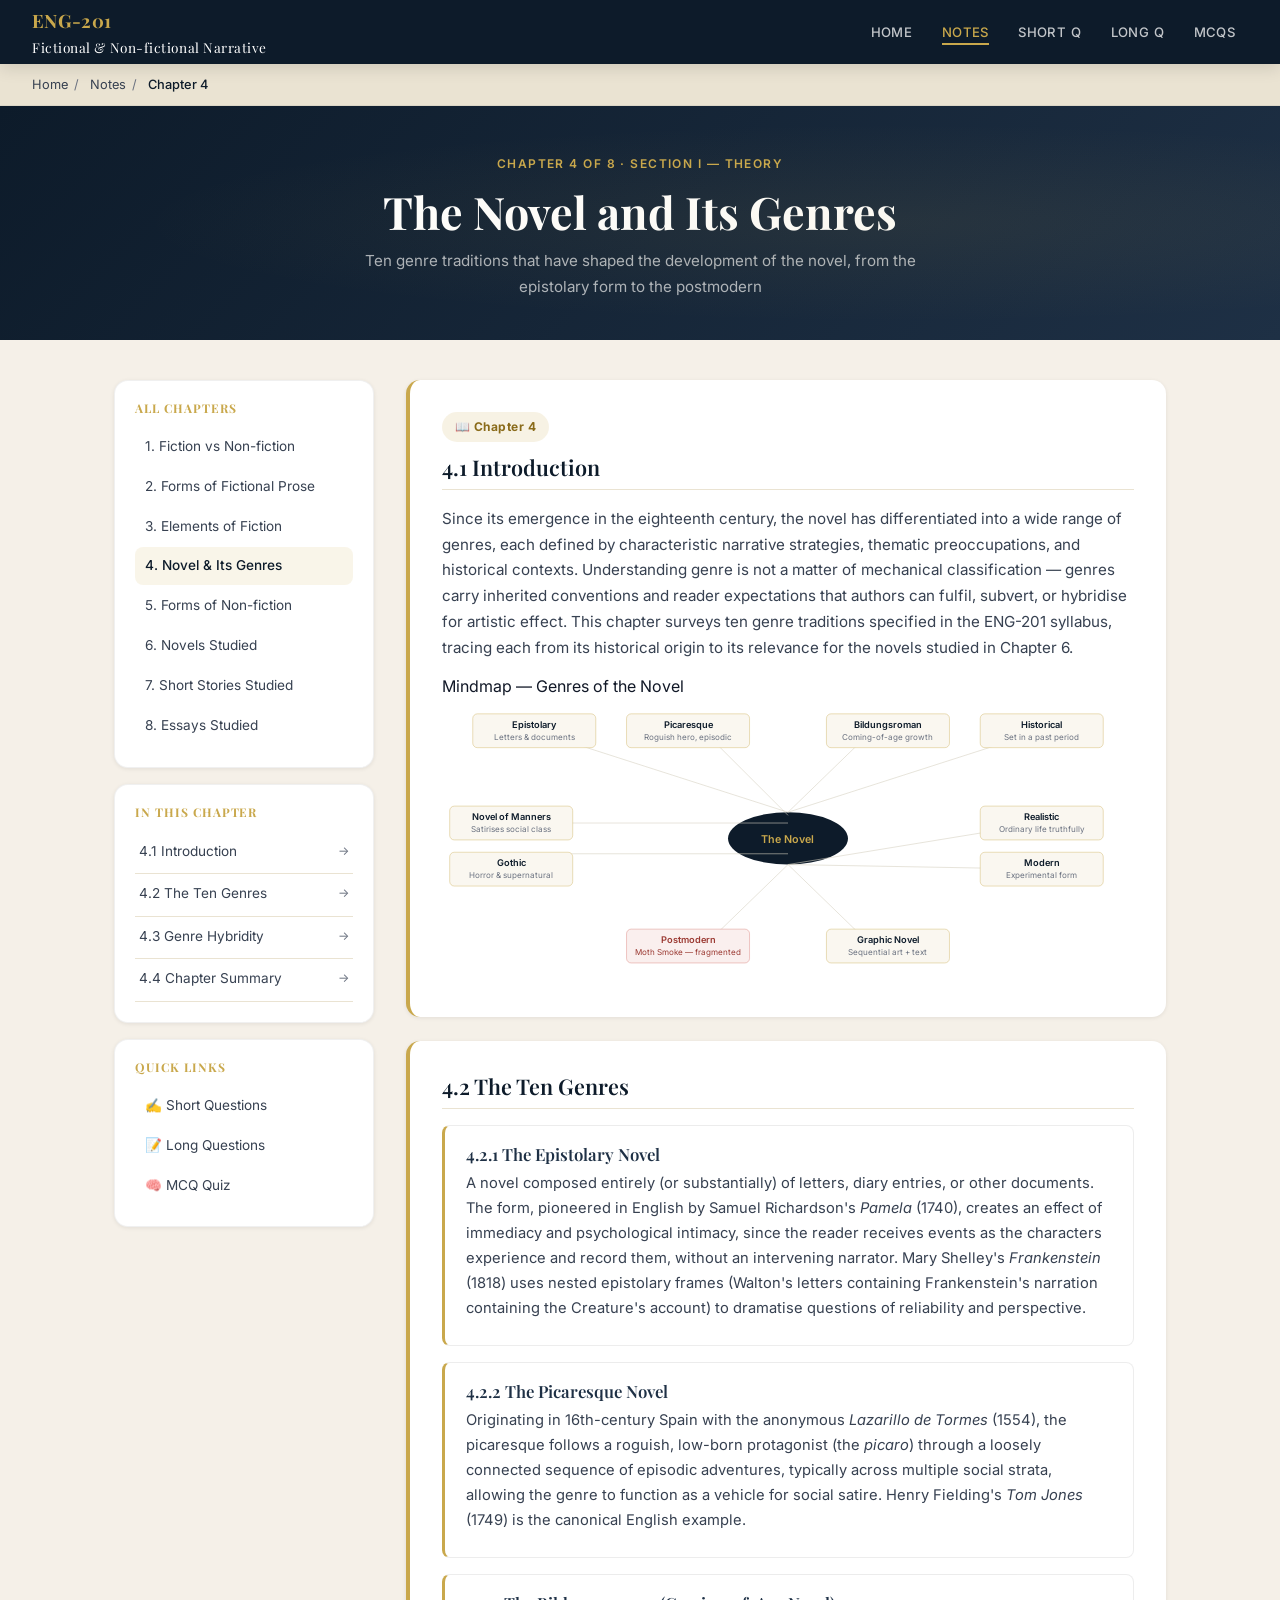
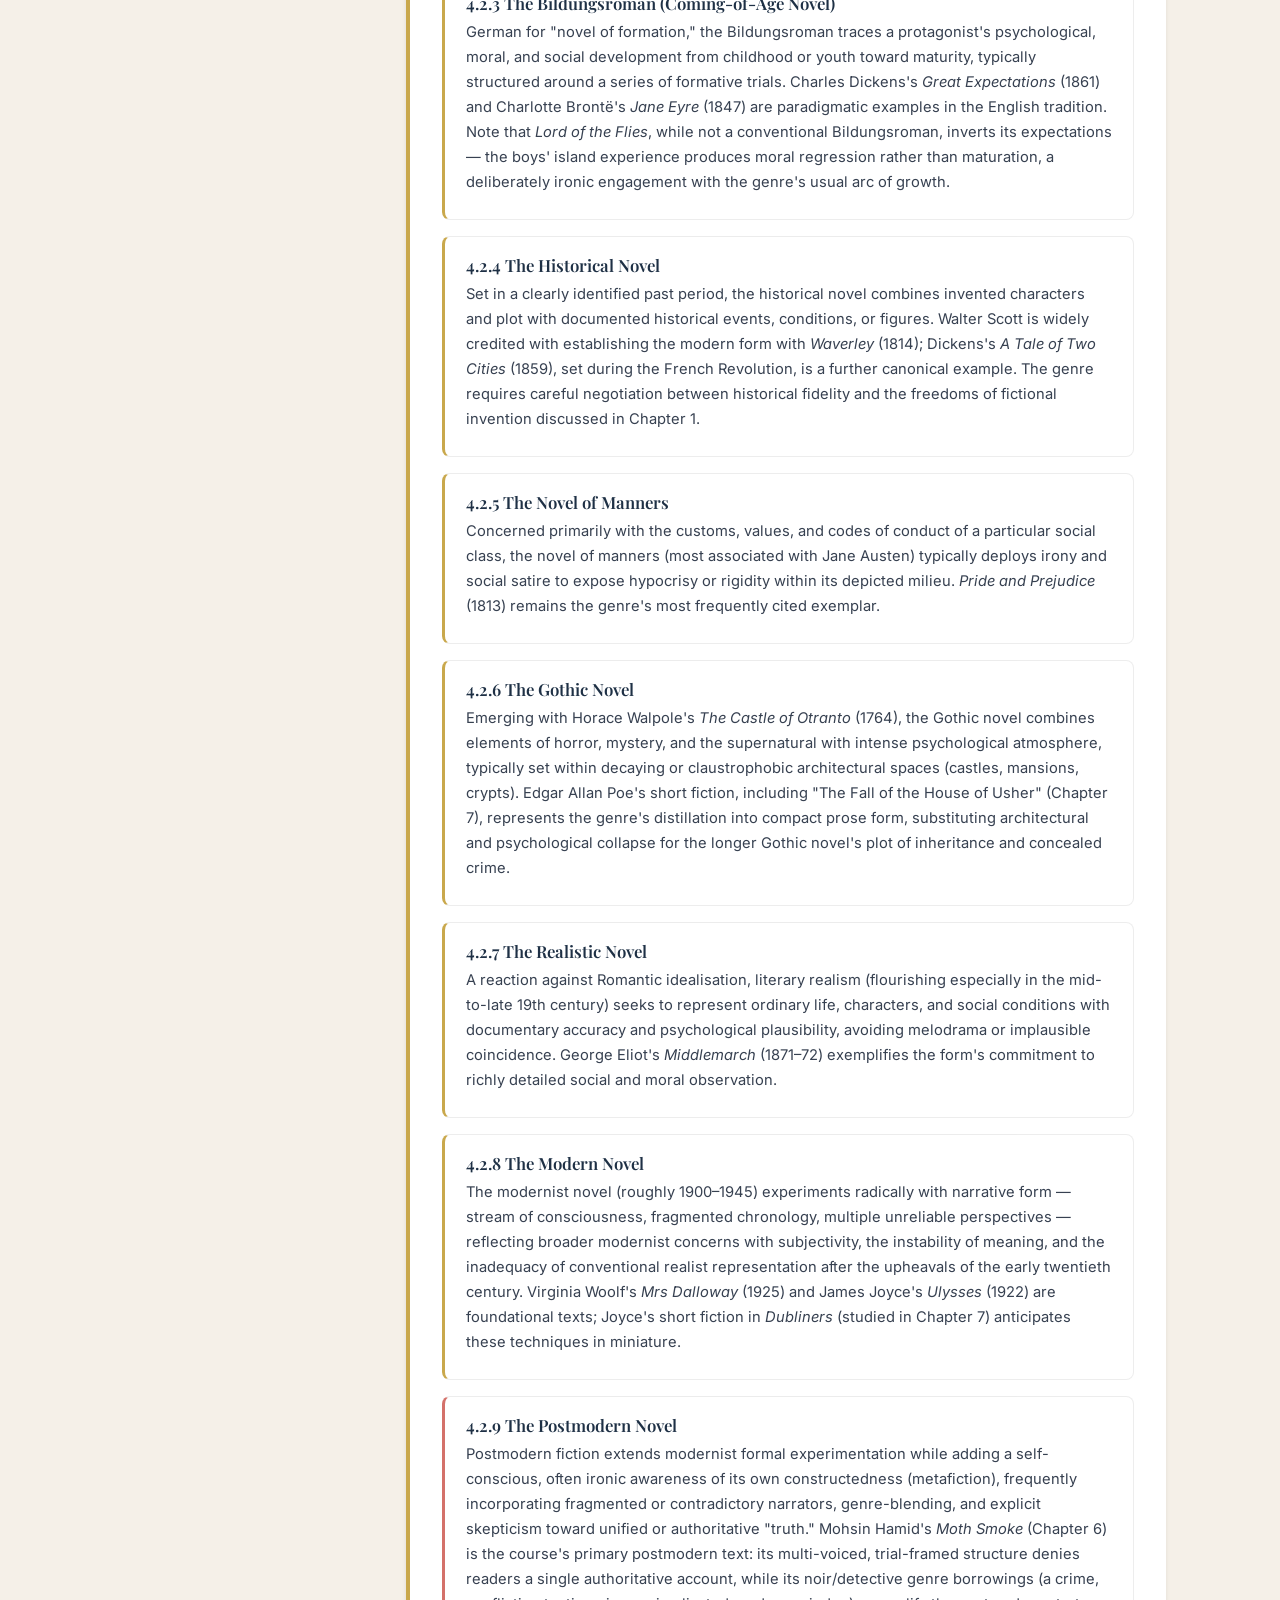
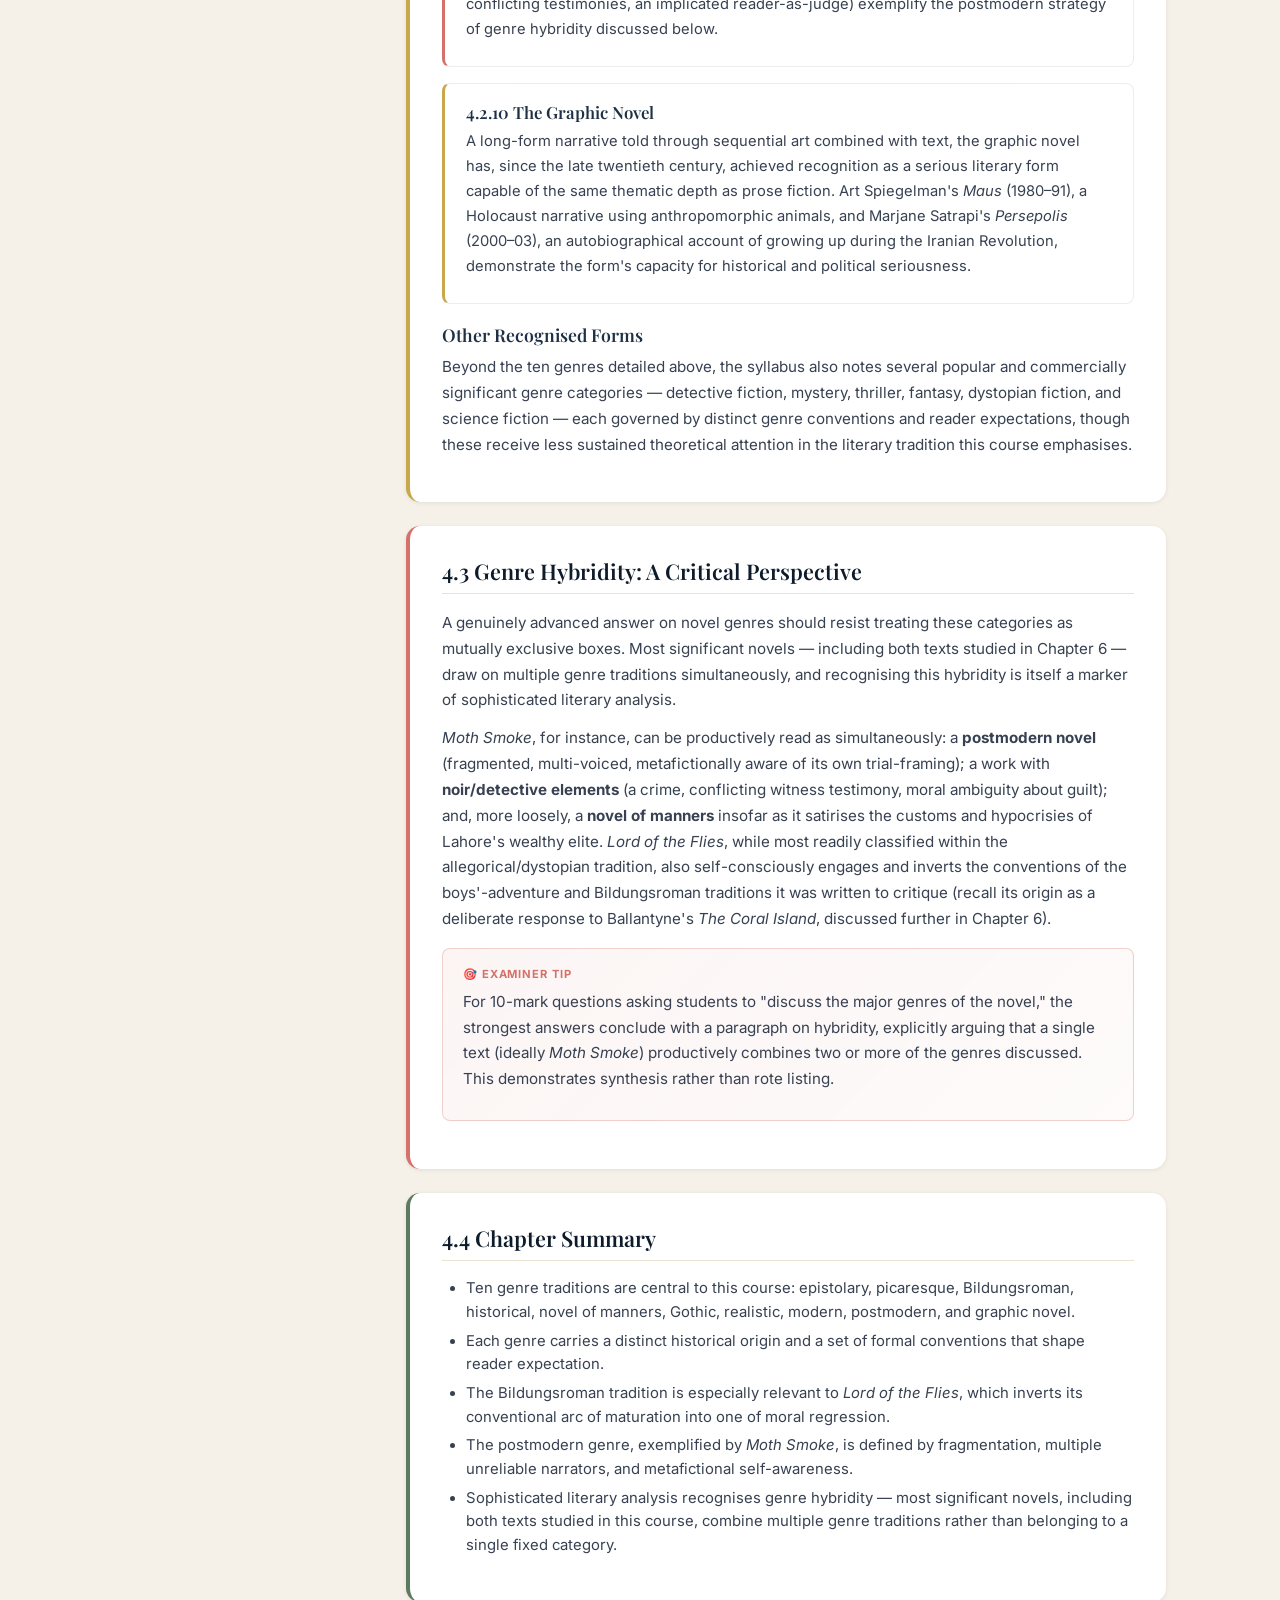
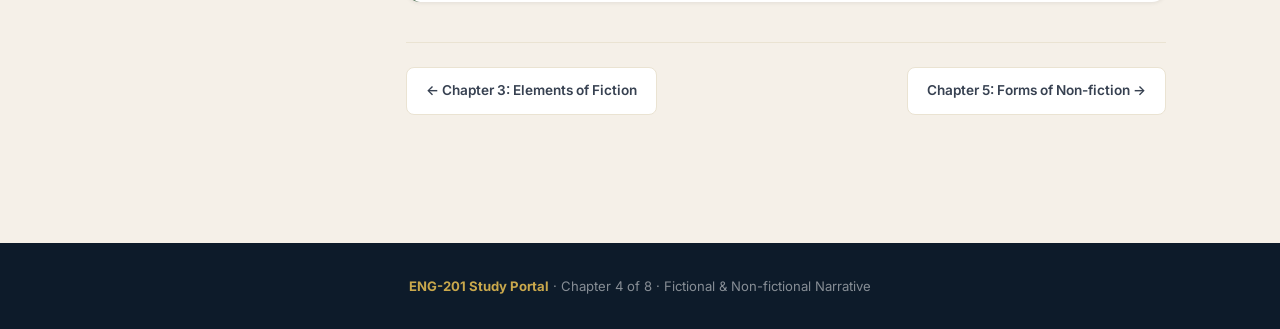
<file: chapters/chapter4.html>
<!DOCTYPE html>
<html lang="en">
<head>
  <meta charset="UTF-8" />
  <meta name="viewport" content="width=device-width, initial-scale=1.0" />
  <title>Chapter 4: The Novel and Its Genres | ENG-201</title>
  <link rel="stylesheet" href="../css/style.css" />
  <style>
    .toc-list { list-style: none; padding: 0; }
    .toc-list li { border-bottom: 1px solid var(--parchment-dark); }
    .toc-list a {
      display: flex; align-items: center; justify-content: space-between;
      padding: .5rem .25rem; font-size: .85rem; color: var(--ink-mid);
      transition: var(--transition);
    }
    .toc-list a:hover { color: var(--gold); padding-left: .4rem; }
    .toc-list .num { color: var(--ink-light); font-size: .75rem; }
    .key-term {
      display: inline-block; background: rgba(201,168,76,.1); color: #7A5C10;
      border: 1px solid rgba(201,168,76,.25); border-radius: 4px;
      padding: .05rem .45rem; font-size: .85rem; font-weight: 500;
    }
    .chapter-nav {
      display: flex; justify-content: space-between; align-items: center;
      gap: 1rem; margin-top: 2.5rem; padding-top: 1.5rem;
      border-top: 1px solid var(--parchment-dark);
    }
    .chapter-nav a {
      display: flex; align-items: center; gap: .5rem;
      padding: .7rem 1.2rem; border-radius: var(--radius);
      font-size: .85rem; font-weight: 600;
      background: var(--white); border: 1.5px solid var(--parchment-dark);
      color: var(--ink-mid); transition: var(--transition);
    }
    .chapter-nav a:hover { border-color: var(--gold); color: var(--navy); }
    .chapter-badge {
      display: inline-flex; align-items: center; gap: .4rem;
      background: rgba(201,168,76,.15); color: #8A6B1A;
      padding: .3rem .8rem; border-radius: 999px;
      font-size: .75rem; font-weight: 700; letter-spacing: .04em;
      margin-bottom: .75rem;
    }
    .genre-card {
      background: var(--white);
      border: 1px solid rgba(0,0,0,.07);
      border-left: 3px solid var(--gold);
      border-radius: var(--radius);
      padding: 1.1rem 1.3rem;
      margin-bottom: 1rem;
    }
    .genre-card h3 { margin: 0 0 .4rem; font-size: 1.05rem; }
    .genre-card .meta {
      display: flex; gap: .5rem; flex-wrap: wrap; margin-bottom: .5rem;
    }
    .genre-card p { font-size: .92rem; margin-bottom: .4rem; }
  </style>
</head>
<body>

<nav class="navbar">
  <div class="nav-brand">ENG-201 <span>Fictional &amp; Non-fictional Narrative</span></div>
  <ul class="nav-links">
    <li><a href="../index.html">Home</a></li>
    <li><a href="chapter1.html" class="active">Notes</a></li>
    <li><a href="../short-questions/sq.html">Short Q</a></li>
    <li><a href="../long-questions/lq.html">Long Q</a></li>
    <li><a href="../mcqs/mcqs.html">MCQs</a></li>
  </ul>
  <div class="nav-toggle"><span></span><span></span><span></span></div>
</nav>

<div class="breadcrumb">
  <a href="../index.html">Home</a><span class="sep">/</span>
  <a href="chapter1.html">Notes</a><span class="sep">/</span>
  <span class="current">Chapter 4</span>
</div>

<div class="page-header">
  <p class="eyebrow">Chapter 4 of 8 · Section I — Theory</p>
  <h1>The Novel and Its Genres</h1>
  <p>Ten genre traditions that have shaped the development of the novel, from the epistolary form to the postmodern</p>
</div>

<div class="container">
  <div class="page-body">
    <div class="layout-sidebar">

      <aside class="sidebar">
        <div class="sidebar-card">
          <h4>All Chapters</h4>
          <nav class="sidebar-nav">
            <a href="chapter1.html">1. Fiction vs Non-fiction</a>
            <a href="chapter2.html">2. Forms of Fictional Prose</a>
            <a href="chapter3.html">3. Elements of Fiction</a>
            <a href="chapter4.html" class="active">4. Novel &amp; Its Genres</a>
            <a href="chapter5.html">5. Forms of Non-fiction</a>
            <a href="chapter6.html">6. Novels Studied</a>
            <a href="chapter7.html">7. Short Stories Studied</a>
            <a href="chapter8.html">8. Essays Studied</a>
          </nav>
        </div>
        <div class="sidebar-card">
          <h4>In This Chapter</h4>
          <nav class="sidebar-nav">
            <ul class="toc-list">
              <li><a href="#intro">4.1 Introduction <span class="num">→</span></a></li>
              <li><a href="#genres">4.2 The Ten Genres <span class="num">→</span></a></li>
              <li><a href="#hybridity">4.3 Genre Hybridity <span class="num">→</span></a></li>
              <li><a href="#summary">4.4 Chapter Summary <span class="num">→</span></a></li>
            </ul>
          </nav>
        </div>
        <div class="sidebar-card">
          <h4>Quick Links</h4>
          <nav class="sidebar-nav">
            <a href="../short-questions/sq.html">✍️ Short Questions</a>
            <a href="../long-questions/lq.html">📝 Long Questions</a>
            <a href="../mcqs/mcqs.html">🧠 MCQ Quiz</a>
          </nav>
        </div>
      </aside>

      <main>

        <div id="intro" class="note-section">
          <span class="chapter-badge">📖 Chapter 4</span>
          <h2>4.1 Introduction</h2>
          <p>Since its emergence in the eighteenth century, the novel has differentiated into a wide range of genres, each defined by characteristic narrative strategies, thematic preoccupations, and historical contexts. Understanding genre is not a matter of mechanical classification — genres carry inherited conventions and reader expectations that authors can fulfil, subvert, or hybridise for artistic effect. This chapter surveys ten genre traditions specified in the ENG-201 syllabus, tracing each from its historical origin to its relevance for the novels studied in Chapter 6.</p>

          <div class="diagram-wrap scroll-x">
            <div class="diagram-label">Mindmap — Genres of the Novel</div>
            <svg viewBox="0 0 900 360" role="img">
              <title>Mindmap of novel genres branching from a central node</title>
              <desc>A mindmap with "The Novel" as the central node, branching into ten genres.</desc>
              <ellipse cx="450" cy="180" rx="78" ry="34" fill="#0D1B2A"/>
              <text x="450" y="186" text-anchor="middle" font-size="14" font-weight="600" fill="#C9A84C">The Novel</text>
              <g font-size="10.5" fill="#6B7280">
                <line x1="450" y1="146" x2="120" y2="40" stroke="#D6D0C0" stroke-width="0.75"/>
                <rect x="40" y="18" width="160" height="44" rx="6" fill="#FAF7F0" stroke="#C9A84C" stroke-width="0.5"/>
                <text x="120" y="36" text-anchor="middle" font-size="12" font-weight="600" fill="#0D1B2A">Epistolary</text>
                <text x="120" y="52" text-anchor="middle">Letters &amp; documents</text>
                <line x1="450" y1="150" x2="320" y2="20" stroke="#D6D0C0" stroke-width="0.75"/>
                <rect x="240" y="18" width="160" height="44" rx="6" fill="#FAF7F0" stroke="#C9A84C" stroke-width="0.5"/>
                <text x="320" y="36" text-anchor="middle" font-size="12" font-weight="600" fill="#0D1B2A">Picaresque</text>
                <text x="320" y="52" text-anchor="middle">Roguish hero, episodic</text>
                <line x1="450" y1="146" x2="580" y2="20" stroke="#D6D0C0" stroke-width="0.75"/>
                <rect x="500" y="18" width="160" height="44" rx="6" fill="#FAF7F0" stroke="#C9A84C" stroke-width="0.5"/>
                <text x="580" y="36" text-anchor="middle" font-size="12" font-weight="600" fill="#0D1B2A">Bildungsroman</text>
                <text x="580" y="52" text-anchor="middle">Coming-of-age growth</text>
                <line x1="450" y1="146" x2="780" y2="40" stroke="#D6D0C0" stroke-width="0.75"/>
                <rect x="700" y="18" width="160" height="44" rx="6" fill="#FAF7F0" stroke="#C9A84C" stroke-width="0.5"/>
                <text x="780" y="36" text-anchor="middle" font-size="12" font-weight="600" fill="#0D1B2A">Historical</text>
                <text x="780" y="52" text-anchor="middle">Set in a past period</text>
                <line x1="450" y1="160" x2="90" y2="160" stroke="#D6D0C0" stroke-width="0.75"/>
                <rect x="10" y="138" width="160" height="44" rx="6" fill="#FAF7F0" stroke="#C9A84C" stroke-width="0.5"/>
                <text x="90" y="156" text-anchor="middle" font-size="12" font-weight="600" fill="#0D1B2A">Novel of Manners</text>
                <text x="90" y="172" text-anchor="middle">Satirises social class</text>
                <line x1="450" y1="200" x2="90" y2="200" stroke="#D6D0C0" stroke-width="0.75"/>
                <rect x="10" y="198" width="160" height="44" rx="6" fill="#FAF7F0" stroke="#C9A84C" stroke-width="0.5"/>
                <text x="90" y="216" text-anchor="middle" font-size="12" font-weight="600" fill="#0D1B2A">Gothic</text>
                <text x="90" y="232" text-anchor="middle">Horror &amp; supernatural</text>
                <line x1="450" y1="214" x2="780" y2="160" stroke="#D6D0C0" stroke-width="0.75"/>
                <rect x="700" y="138" width="160" height="44" rx="6" fill="#FAF7F0" stroke="#C9A84C" stroke-width="0.5"/>
                <text x="780" y="156" text-anchor="middle" font-size="12" font-weight="600" fill="#0D1B2A">Realistic</text>
                <text x="780" y="172" text-anchor="middle">Ordinary life truthfully</text>
                <line x1="450" y1="214" x2="780" y2="220" stroke="#D6D0C0" stroke-width="0.75"/>
                <rect x="700" y="198" width="160" height="44" rx="6" fill="#FAF7F0" stroke="#C9A84C" stroke-width="0.5"/>
                <text x="780" y="216" text-anchor="middle" font-size="12" font-weight="600" fill="#0D1B2A">Modern</text>
                <text x="780" y="232" text-anchor="middle">Experimental form</text>
                <line x1="450" y1="214" x2="320" y2="340" stroke="#D6D0C0" stroke-width="0.75"/>
                <rect x="240" y="298" width="160" height="44" rx="6" fill="#FAEFEE" stroke="#D4716A" stroke-width="0.5"/>
                <text x="320" y="316" text-anchor="middle" font-size="12" font-weight="600" fill="#9B3A33">Postmodern</text>
                <text x="320" y="332" text-anchor="middle" fill="#9B3A33">Moth Smoke — fragmented</text>
                <line x1="450" y1="214" x2="580" y2="340" stroke="#D6D0C0" stroke-width="0.75"/>
                <rect x="500" y="298" width="160" height="44" rx="6" fill="#FAF7F0" stroke="#C9A84C" stroke-width="0.5"/>
                <text x="580" y="316" text-anchor="middle" font-size="12" font-weight="600" fill="#0D1B2A">Graphic Novel</text>
                <text x="580" y="332" text-anchor="middle">Sequential art + text</text>
              </g>
            </svg>
          </div>
        </div>

        <div id="genres" class="note-section">
          <h2>4.2 The Ten Genres</h2>

          <div class="genre-card">
            <h3>4.2.1 The Epistolary Novel</h3>
            <p>A novel composed entirely (or substantially) of letters, diary entries, or other documents. The form, pioneered in English by Samuel Richardson's <em>Pamela</em> (1740), creates an effect of immediacy and psychological intimacy, since the reader receives events as the characters experience and record them, without an intervening narrator. Mary Shelley's <em>Frankenstein</em> (1818) uses nested epistolary frames (Walton's letters containing Frankenstein's narration containing the Creature's account) to dramatise questions of reliability and perspective.</p>
          </div>

          <div class="genre-card">
            <h3>4.2.2 The Picaresque Novel</h3>
            <p>Originating in 16th-century Spain with the anonymous <em>Lazarillo de Tormes</em> (1554), the picaresque follows a roguish, low-born protagonist (the <em>picaro</em>) through a loosely connected sequence of episodic adventures, typically across multiple social strata, allowing the genre to function as a vehicle for social satire. Henry Fielding's <em>Tom Jones</em> (1749) is the canonical English example.</p>
          </div>

          <div class="genre-card">
            <h3>4.2.3 The Bildungsroman (Coming-of-Age Novel)</h3>
            <p>German for "novel of formation," the Bildungsroman traces a protagonist's psychological, moral, and social development from childhood or youth toward maturity, typically structured around a series of formative trials. Charles Dickens's <em>Great Expectations</em> (1861) and Charlotte Brontë's <em>Jane Eyre</em> (1847) are paradigmatic examples in the English tradition. Note that <em>Lord of the Flies</em>, while not a conventional Bildungsroman, inverts its expectations — the boys' island experience produces moral regression rather than maturation, a deliberately ironic engagement with the genre's usual arc of growth.</p>
          </div>

          <div class="genre-card">
            <h3>4.2.4 The Historical Novel</h3>
            <p>Set in a clearly identified past period, the historical novel combines invented characters and plot with documented historical events, conditions, or figures. Walter Scott is widely credited with establishing the modern form with <em>Waverley</em> (1814); Dickens's <em>A Tale of Two Cities</em> (1859), set during the French Revolution, is a further canonical example. The genre requires careful negotiation between historical fidelity and the freedoms of fictional invention discussed in Chapter 1.</p>
          </div>

          <div class="genre-card">
            <h3>4.2.5 The Novel of Manners</h3>
            <p>Concerned primarily with the customs, values, and codes of conduct of a particular social class, the novel of manners (most associated with Jane Austen) typically deploys irony and social satire to expose hypocrisy or rigidity within its depicted milieu. <em>Pride and Prejudice</em> (1813) remains the genre's most frequently cited exemplar.</p>
          </div>

          <div class="genre-card">
            <h3>4.2.6 The Gothic Novel</h3>
            <p>Emerging with Horace Walpole's <em>The Castle of Otranto</em> (1764), the Gothic novel combines elements of horror, mystery, and the supernatural with intense psychological atmosphere, typically set within decaying or claustrophobic architectural spaces (castles, mansions, crypts). Edgar Allan Poe's short fiction, including "The Fall of the House of Usher" (Chapter 7), represents the genre's distillation into compact prose form, substituting architectural and psychological collapse for the longer Gothic novel's plot of inheritance and concealed crime.</p>
          </div>

          <div class="genre-card">
            <h3>4.2.7 The Realistic Novel</h3>
            <p>A reaction against Romantic idealisation, literary realism (flourishing especially in the mid-to-late 19th century) seeks to represent ordinary life, characters, and social conditions with documentary accuracy and psychological plausibility, avoiding melodrama or implausible coincidence. George Eliot's <em>Middlemarch</em> (1871–72) exemplifies the form's commitment to richly detailed social and moral observation.</p>
          </div>

          <div class="genre-card">
            <h3>4.2.8 The Modern Novel</h3>
            <p>The modernist novel (roughly 1900–1945) experiments radically with narrative form — stream of consciousness, fragmented chronology, multiple unreliable perspectives — reflecting broader modernist concerns with subjectivity, the instability of meaning, and the inadequacy of conventional realist representation after the upheavals of the early twentieth century. Virginia Woolf's <em>Mrs Dalloway</em> (1925) and James Joyce's <em>Ulysses</em> (1922) are foundational texts; Joyce's short fiction in <em>Dubliners</em> (studied in Chapter 7) anticipates these techniques in miniature.</p>
          </div>

          <div class="genre-card" style="border-left-color: var(--rose)">
            <h3>4.2.9 The Postmodern Novel</h3>
            <p>Postmodern fiction extends modernist formal experimentation while adding a self-conscious, often ironic awareness of its own constructedness (metafiction), frequently incorporating fragmented or contradictory narrators, genre-blending, and explicit skepticism toward unified or authoritative "truth." Mohsin Hamid's <em>Moth Smoke</em> (Chapter 6) is the course's primary postmodern text: its multi-voiced, trial-framed structure denies readers a single authoritative account, while its noir/detective genre borrowings (a crime, conflicting testimonies, an implicated reader-as-judge) exemplify the postmodern strategy of genre hybridity discussed below.</p>
          </div>

          <div class="genre-card">
            <h3>4.2.10 The Graphic Novel</h3>
            <p>A long-form narrative told through sequential art combined with text, the graphic novel has, since the late twentieth century, achieved recognition as a serious literary form capable of the same thematic depth as prose fiction. Art Spiegelman's <em>Maus</em> (1980–91), a Holocaust narrative using anthropomorphic animals, and Marjane Satrapi's <em>Persepolis</em> (2000–03), an autobiographical account of growing up during the Iranian Revolution, demonstrate the form's capacity for historical and political seriousness.</p>
          </div>

          <h3 class="mt-3">Other Recognised Forms</h3>
          <p>Beyond the ten genres detailed above, the syllabus also notes several popular and commercially significant genre categories — detective fiction, mystery, thriller, fantasy, dystopian fiction, and science fiction — each governed by distinct genre conventions and reader expectations, though these receive less sustained theoretical attention in the literary tradition this course emphasises.</p>
        </div>

        <div id="hybridity" class="note-section" style="border-left-color: var(--rose)">
          <h2>4.3 Genre Hybridity: A Critical Perspective</h2>
          <p>A genuinely advanced answer on novel genres should resist treating these categories as mutually exclusive boxes. Most significant novels — including both texts studied in Chapter 6 — draw on multiple genre traditions simultaneously, and recognising this hybridity is itself a marker of sophisticated literary analysis.</p>
          <p><em>Moth Smoke</em>, for instance, can be productively read as simultaneously: a <strong>postmodern novel</strong> (fragmented, multi-voiced, metafictionally aware of its own trial-framing); a work with <strong>noir/detective elements</strong> (a crime, conflicting witness testimony, moral ambiguity about guilt); and, more loosely, a <strong>novel of manners</strong> insofar as it satirises the customs and hypocrisies of Lahore's wealthy elite. <em>Lord of the Flies</em>, while most readily classified within the allegorical/dystopian tradition, also self-consciously engages and inverts the conventions of the boys'-adventure and Bildungsroman traditions it was written to critique (recall its origin as a deliberate response to Ballantyne's <em>The Coral Island</em>, discussed further in Chapter 6).</p>

          <div class="examiner-tip">
            <div class="label">🎯 Examiner Tip</div>
            <p>For 10-mark questions asking students to "discuss the major genres of the novel," the strongest answers conclude with a paragraph on hybridity, explicitly arguing that a single text (ideally <em>Moth Smoke</em>) productively combines two or more of the genres discussed. This demonstrates synthesis rather than rote listing.</p>
          </div>
        </div>

        <div id="summary" class="note-section" style="border-left-color: var(--sage)">
          <h2>4.4 Chapter Summary</h2>
          <ul>
            <li>Ten genre traditions are central to this course: epistolary, picaresque, Bildungsroman, historical, novel of manners, Gothic, realistic, modern, postmodern, and graphic novel.</li>
            <li>Each genre carries a distinct historical origin and a set of formal conventions that shape reader expectation.</li>
            <li>The Bildungsroman tradition is especially relevant to <em>Lord of the Flies</em>, which inverts its conventional arc of maturation into one of moral regression.</li>
            <li>The postmodern genre, exemplified by <em>Moth Smoke</em>, is defined by fragmentation, multiple unreliable narrators, and metafictional self-awareness.</li>
            <li>Sophisticated literary analysis recognises genre hybridity — most significant novels, including both texts studied in this course, combine multiple genre traditions rather than belonging to a single fixed category.</li>
          </ul>
        </div>

        <div class="chapter-nav">
          <a href="chapter3.html">← Chapter 3: Elements of Fiction</a>
          <a href="chapter5.html">Chapter 5: Forms of Non-fiction →</a>
        </div>

      </main>
    </div>
  </div>
</div>

<footer class="site-footer">
  <strong>ENG-201 Study Portal</strong> · Chapter 4 of 8 · Fictional &amp; Non-fictional Narrative
</footer>

<script src="../js/main.js"></script>
</body>
</html>
</file>
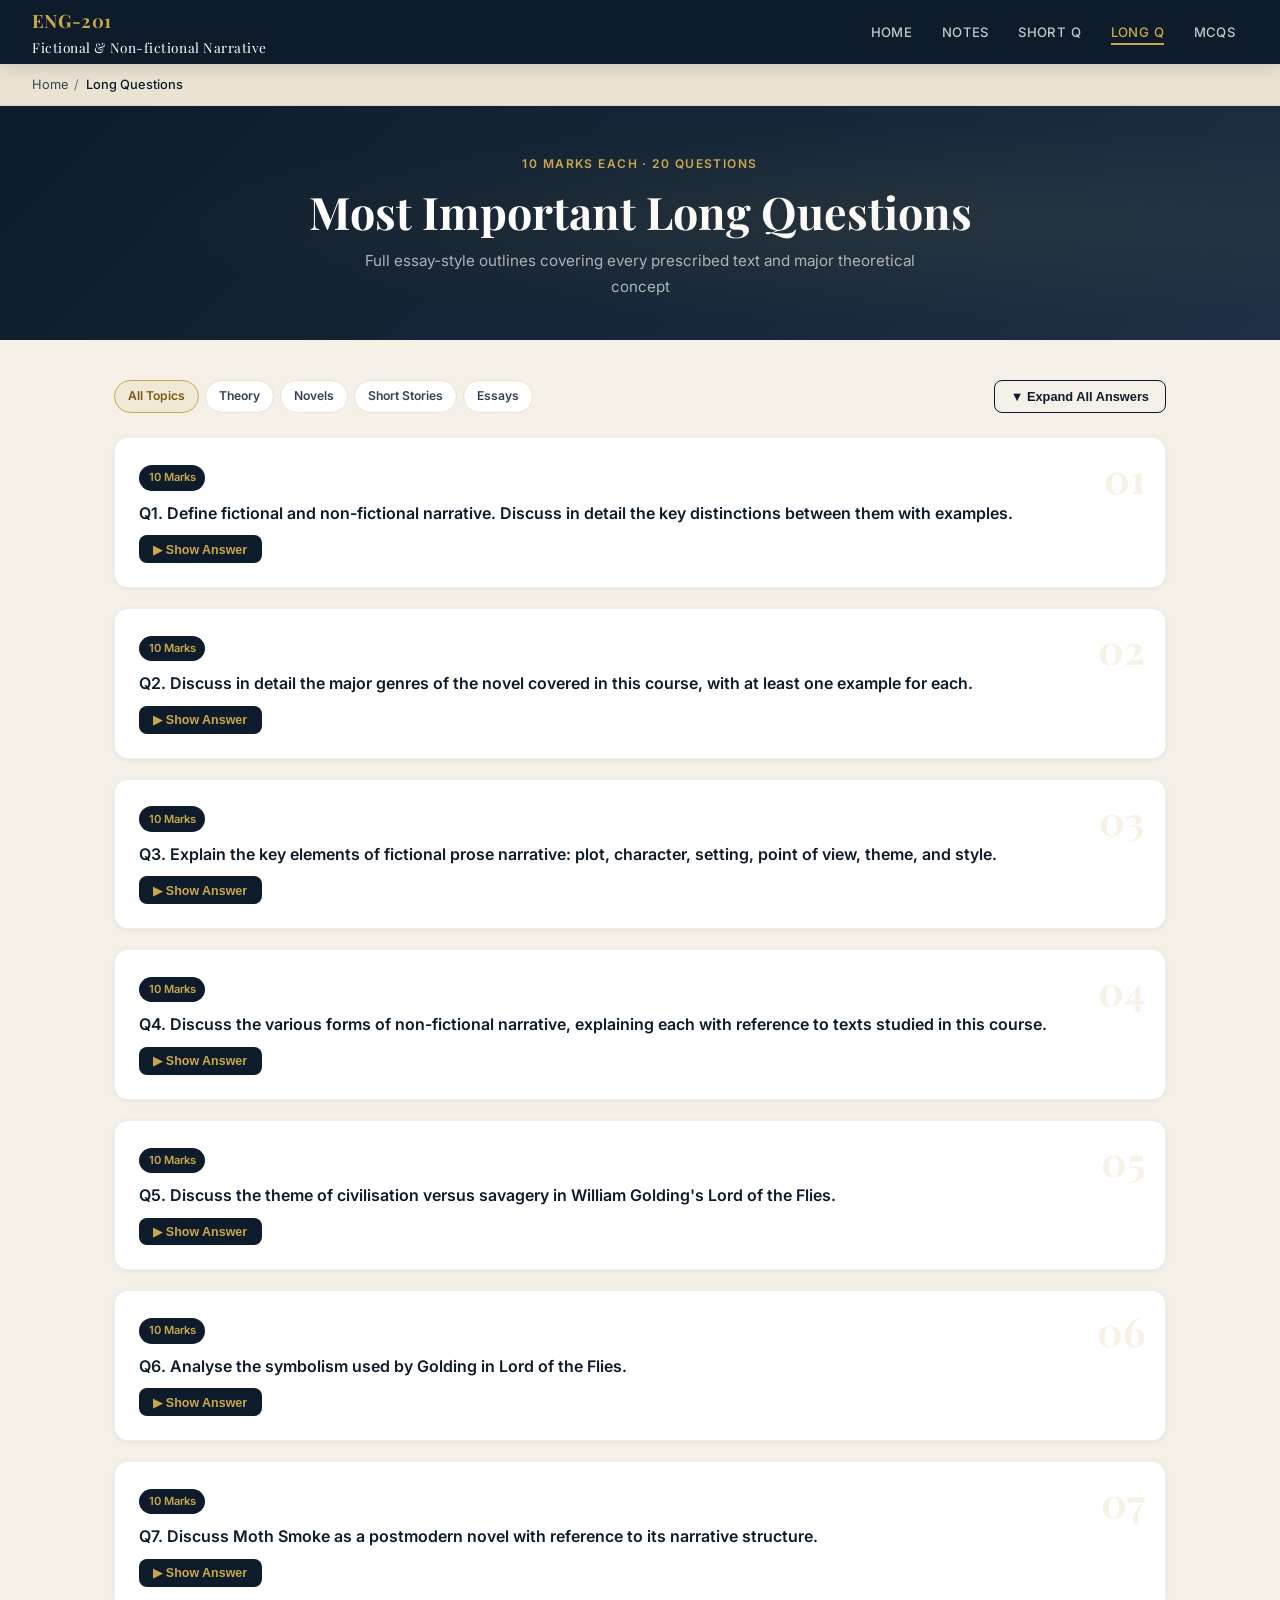
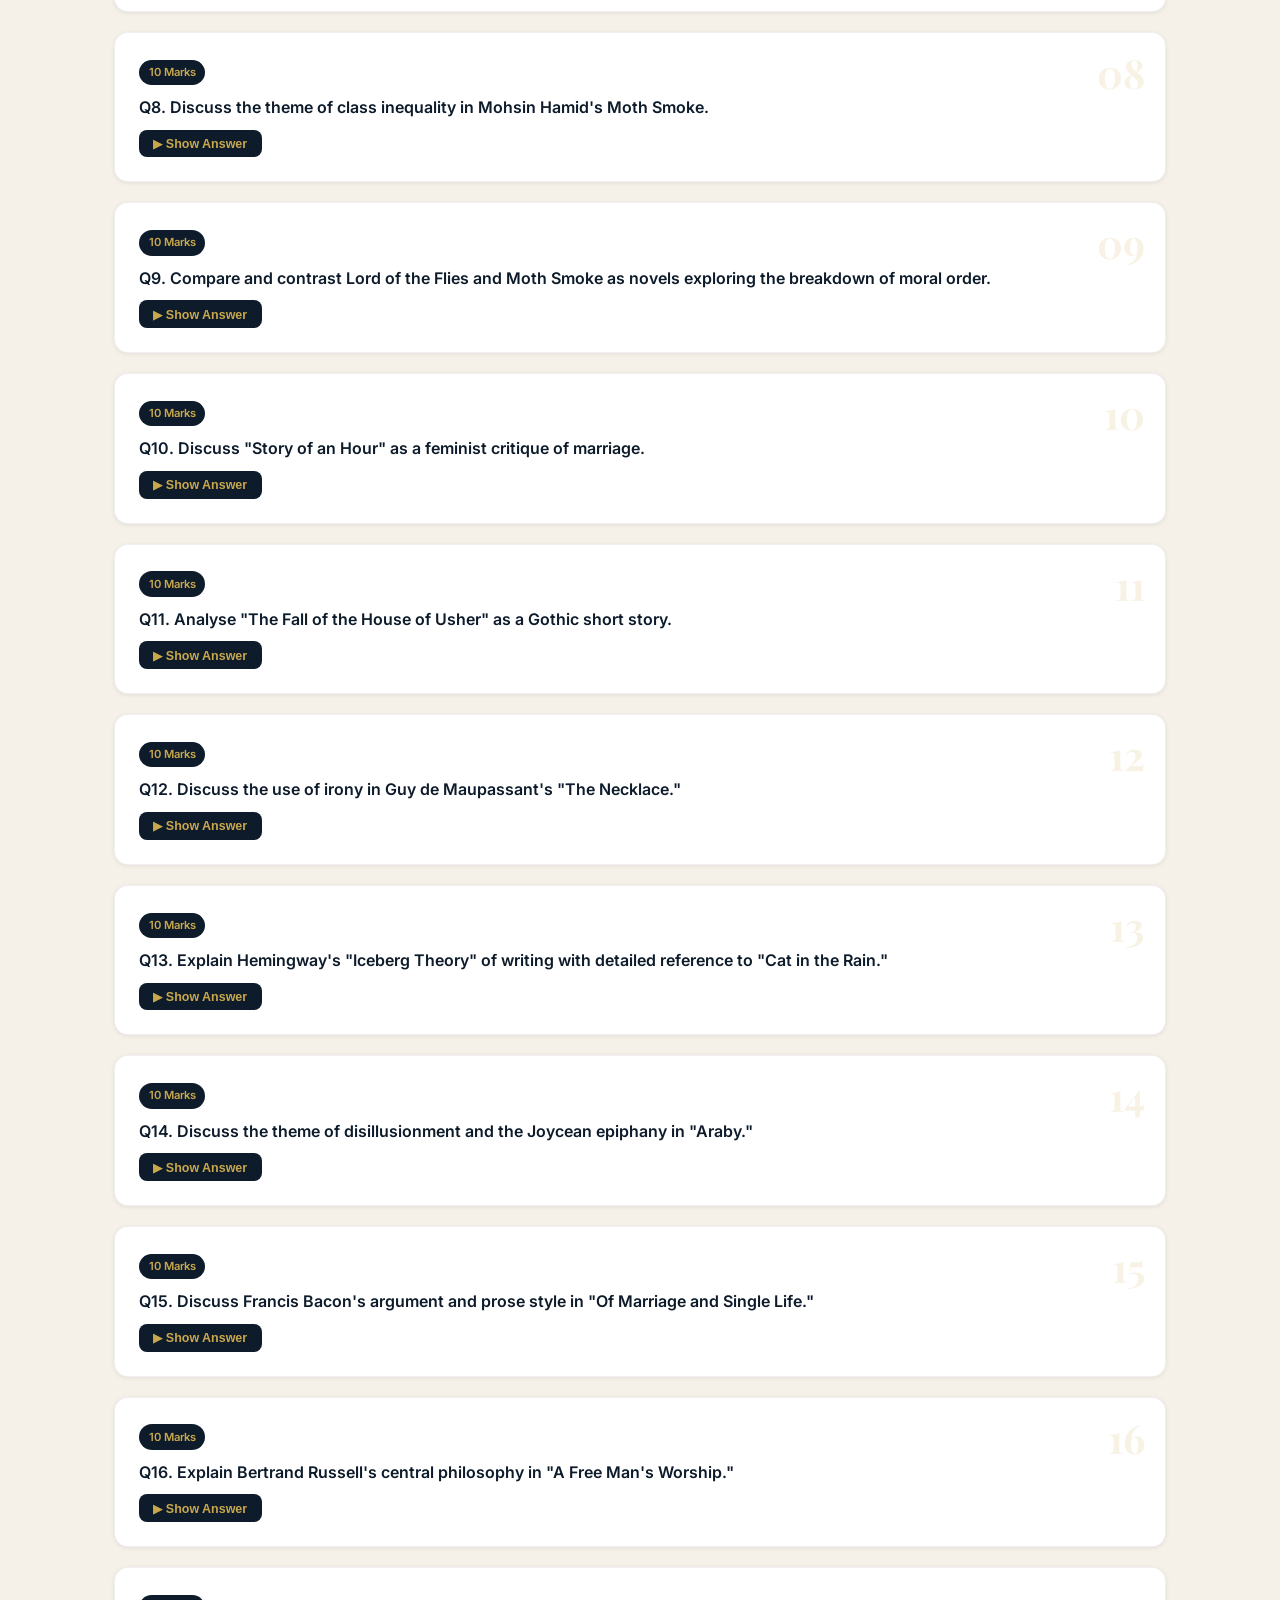
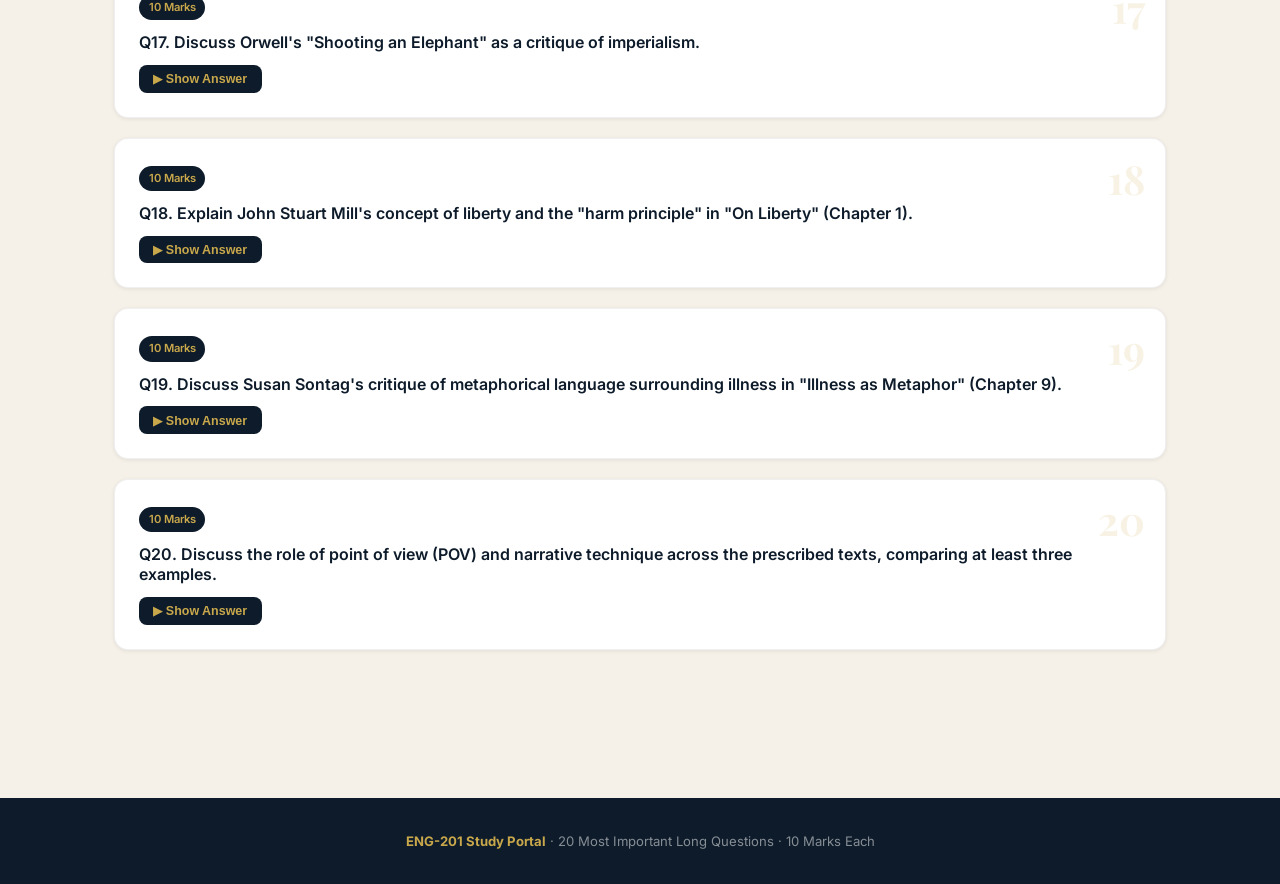
<file: long-questions/lq.html>
<!DOCTYPE html>
<html lang="en">
<head>
  <meta charset="UTF-8" />
  <meta name="viewport" content="width=device-width, initial-scale=1.0" />
  <title>20 Long Questions | ENG-201</title>
  <link rel="stylesheet" href="../css/style.css" />
  <style>
    .toolbar {
      display: flex; align-items: center; justify-content: space-between;
      flex-wrap: wrap; gap: 1rem; margin-bottom: 1.5rem;
    }
    .btn-sm {
      padding: .5rem 1rem; border-radius: var(--radius);
      font-size: .8rem; font-weight: 600;
      border: 1.5px solid var(--navy); color: var(--navy); background: transparent;
      cursor: pointer; transition: var(--transition);
    }
    .btn-sm:hover { background: var(--navy); color: var(--white); }
    .show-answer-btn {
      background: var(--navy); color: var(--gold);
      border: none; padding: .4rem .9rem; border-radius: var(--radius);
      font-size: .78rem; font-weight: 600; cursor: pointer; transition: var(--transition);
    }
    .show-answer-btn:hover { background: var(--navy-light); }
    .filter-chips { display: flex; gap: .4rem; flex-wrap: wrap; }
    .chip {
      padding: .35rem .8rem; border-radius: 999px; font-size: .76rem; font-weight: 600;
      cursor: pointer; border: 1.5px solid var(--parchment-dark); color: var(--ink-mid);
      transition: var(--transition); background: var(--white);
    }
    .chip:hover, .chip.active { border-color: var(--gold); background: rgba(201,168,76,.1); color: #7A5C10; }

    .outline-pts {
      list-style: none; padding: 0; margin: .5rem 0 1rem;
    }
    .outline-pts li {
      padding: .4rem .75rem;
      background: var(--parchment);
      border-radius: var(--radius);
      margin-bottom: .4rem;
      font-size: .88rem;
      color: var(--ink-mid);
      border-left: 3px solid var(--gold);
    }
    .answer-heading {
      font-size: .72rem; font-weight: 700; letter-spacing: .08em; text-transform: uppercase;
      color: var(--navy-light); margin: 1rem 0 .4rem;
    }
  </style>
</head>
<body>

<nav class="navbar">
  <div class="nav-brand">ENG-201 <span>Fictional &amp; Non-fictional Narrative</span></div>
  <ul class="nav-links">
    <li><a href="../index.html">Home</a></li>
    <li><a href="../chapters/chapter1.html">Notes</a></li>
    <li><a href="../short-questions/sq.html">Short Q</a></li>
    <li><a href="lq.html" class="active">Long Q</a></li>
    <li><a href="../mcqs/mcqs.html">MCQs</a></li>
  </ul>
  <div class="nav-toggle"><span></span><span></span><span></span></div>
</nav>

<div class="breadcrumb">
  <a href="../index.html">Home</a><span class="sep">/</span><span class="current">Long Questions</span>
</div>

<div class="page-header">
  <p class="eyebrow">10 Marks Each · 20 Questions</p>
  <h1>Most Important Long Questions</h1>
  <p>Full essay-style outlines covering every prescribed text and major theoretical concept</p>
</div>

<div class="container">
  <div class="page-body">

    <div class="toolbar">
      <div class="filter-chips" id="filterChips">
        <span class="chip active" data-filter="all">All Topics</span>
        <span class="chip" data-filter="theory">Theory</span>
        <span class="chip" data-filter="novel">Novels</span>
        <span class="chip" data-filter="story">Short Stories</span>
        <span class="chip" data-filter="essay">Essays</span>
      </div>
      <button class="btn-sm" onclick="toggleAllAnswers()">▼ Expand All Answers</button>
    </div>

    <div id="qList">

      <!-- LQ1 -->
      <div class="question-block" data-cat="theory">
        <span class="question-number">01</span>
        <span class="marks-tag">10 Marks</span>
        <h3>Q1. Define fictional and non-fictional narrative. Discuss in detail the key distinctions between them with examples.</h3>
        <button class="show-answer-btn" onclick="toggleAnswer(this)">▶ Show Answer</button>
        <div class="answer-content" style="display:none">
          <p class="answer-heading">Outline</p>
          <ul class="outline-pts">
            <li>Definition of fictional narrative + purpose (entertainment, exploration of human experience)</li>
            <li>Definition of non-fictional narrative + purpose (inform, argue, record)</li>
            <li>Point-by-point distinction: factual basis, authorial responsibility, forms</li>
            <li>Blurred boundary: creative non-fiction and autofiction</li>
            <li>Examples from both categories (novel/short story vs essay/biography)</li>
          </ul>
          <p class="answer-heading">Model Answer</p>
          <p>Fictional narrative is an imaginative account created from the author's imagination, encompassing forms such as the novel, novella, and short story, with the primary purpose of artistic expression and exploration of the human condition. Non-fictional narrative, by contrast, recounts real, verifiable events and people, encompassing forms such as the essay, biography, autobiography, travelogue, and memoir, with the primary purpose of informing or reflecting on real experience.</p>
          <p>The key distinctions are: (1) factual basis — fiction is invented while non-fiction is verifiable; (2) authorial responsibility — non-fiction writers are accountable for accuracy while fiction writers have creative license; (3) purpose — fiction prioritises artistic and emotional engagement while non-fiction prioritises truth and information. However, this boundary is not absolute. Creative non-fiction, such as Susan Sontag's essays, borrows literary techniques from fiction, while autofiction blends autobiography with invented elements, showing that the two categories exist on a spectrum rather than as a strict binary.</p>
        </div>
      </div>

      <!-- LQ2 -->
      <div class="question-block" data-cat="theory">
        <span class="question-number">02</span>
        <span class="marks-tag">10 Marks</span>
        <h3>Q2. Discuss in detail the major genres of the novel covered in this course, with at least one example for each.</h3>
        <button class="show-answer-btn" onclick="toggleAnswer(this)">▶ Show Answer</button>
        <div class="answer-content" style="display:none">
          <p class="answer-heading">Outline</p>
          <ul class="outline-pts">
            <li>Epistolary Novel — definition + example</li>
            <li>Picaresque Novel — definition + example</li>
            <li>Bildungsroman / Coming-of-age — definition + example</li>
            <li>Historical Novel, Novel of Manners, Gothic Novel</li>
            <li>Realistic, Modern, Postmodern, Graphic Novel — with course examples</li>
            <li>Conclusion: genres often overlap (e.g., Moth Smoke as postmodern + noir)</li>
          </ul>
          <p class="answer-heading">Model Answer</p>
          <p>The novel has evolved into numerous distinct genres, each defined by characteristic features. The epistolary novel, such as Mary Shelley's <em>Frankenstein</em>, is composed of letters or documents. The picaresque novel follows a roguish hero through episodic social adventures, as in Fielding's <em>Tom Jones</em>. The Bildungsroman, or coming-of-age novel, traces a protagonist's moral and psychological maturation, exemplified by Dickens's <em>Great Expectations</em>.</p>
          <p>The historical novel recreates a specific past period, while the novel of manners satirises the customs of a social class, as in Austen's <em>Pride and Prejudice</em>. The Gothic novel, exemplified by Poe's tales, combines horror and the supernatural with psychological terror. The realistic novel depicts ordinary life truthfully, while the modern novel experiments with form, as in Woolf's stream-of-consciousness technique. The postmodern novel, exemplified in this course by Mohsin Hamid's <em>Moth Smoke</em>, employs fragmented, multi-voiced narration and metafictional self-awareness. Finally, the graphic novel tells its story through sequential art, as in Spiegelman's <em>Maus</em>. Importantly, many texts blend multiple genres — <em>Moth Smoke</em> can be read as both postmodern and noir/detective fiction simultaneously.</p>
        </div>
      </div>

      <!-- LQ3 -->
      <div class="question-block" data-cat="theory">
        <span class="question-number">03</span>
        <span class="marks-tag">10 Marks</span>
        <h3>Q3. Explain the key elements of fictional prose narrative: plot, character, setting, point of view, theme, and style.</h3>
        <button class="show-answer-btn" onclick="toggleAnswer(this)">▶ Show Answer</button>
        <div class="answer-content" style="display:none">
          <p class="answer-heading">Outline</p>
          <ul class="outline-pts">
            <li>Plot — Freytag's Pyramid stages</li>
            <li>Character — direct/indirect characterisation, round/flat, dynamic/static</li>
            <li>Setting — time, place, atmosphere</li>
            <li>POV — first, second, third limited, third omniscient, unreliable narrator</li>
            <li>Theme — central insight, examples from texts</li>
            <li>Style and tone — diction, sentence structure, author's attitude</li>
          </ul>
          <p class="answer-heading">Model Answer</p>
          <p>Plot is the structured sequence of events, typically following Freytag's Pyramid: exposition, rising action, climax, falling action, and denouement. Characterisation is the method of creating characters, either directly (the narrator states traits) or indirectly (revealed through action and dialogue), producing round (complex) or flat (simple) characters who may be dynamic (changing) or static (unchanging).</p>
          <p>Setting establishes the time, place, and social environment, shaping atmosphere and reflecting characters' psychology. Point of view determines narrative perspective — first person offers subjective intimacy, while third person omniscient grants access to all characters' minds, as in <em>Lord of the Flies</em>. Theme is the central insight a work conveys about life or society, such as the conflict between civilisation and savagery in Golding's novel. Finally, style refers to the author's distinctive use of language, while tone reflects their attitude toward the subject — Orwell's plain, ironic style in "Shooting an Elephant" exemplifies this. Together, these elements form the architecture through which a fictional narrative achieves meaning.</p>
        </div>
      </div>

      <!-- LQ4 -->
      <div class="question-block" data-cat="theory">
        <span class="question-number">04</span>
        <span class="marks-tag">10 Marks</span>
        <h3>Q4. Discuss the various forms of non-fictional narrative, explaining each with reference to texts studied in this course.</h3>
        <button class="show-answer-btn" onclick="toggleAnswer(this)">▶ Show Answer</button>
        <div class="answer-content" style="display:none">
          <p class="answer-heading">Outline</p>
          <ul class="outline-pts">
            <li>Essay — personal, critical, nature subtypes + course examples</li>
            <li>Biography &amp; autobiography — distinction</li>
            <li>Travelogue, memoir, creative non-fiction</li>
            <li>Link each form to a prescribed essay (Bacon, Russell, Orwell, Mill, Sontag)</li>
          </ul>
          <p class="answer-heading">Model Answer</p>
          <p>Non-fictional narrative encompasses several distinct forms. The essay, the most prominent form studied in this course, can be personal (Orwell's confessional "Shooting an Elephant"), critical/analytical (Sontag's "Illness as Metaphor"), or philosophical (Russell's "A Free Man's Worship" and Mill's "On Liberty"). Biography recounts another person's life factually, while autobiography is the author's account of their own life.</p>
          <p>The travelogue narrates a journey, combining observation with cultural reflection. The memoir is more selective than autobiography, focusing on a particular period or theme. Creative non-fiction, exemplified by Sontag's stylistically rich critical writing, borrows literary devices to enrich factual prose. Each of these forms demonstrates that non-fiction, while grounded in fact, can achieve the same depth of insight and stylistic sophistication as fiction.</p>
        </div>
      </div>

      <!-- LQ5 -->
      <div class="question-block" data-cat="novel">
        <span class="question-number">05</span>
        <span class="marks-tag">10 Marks</span>
        <h3>Q5. Discuss the theme of civilisation versus savagery in William Golding's Lord of the Flies.</h3>
        <button class="show-answer-btn" onclick="toggleAnswer(this)">▶ Show Answer</button>
        <div class="answer-content" style="display:none">
          <p class="answer-heading">Outline</p>
          <ul class="outline-pts">
            <li>Introduction: response to Coral Island, Golding's pessimistic view</li>
            <li>Ralph/conch = civilisation; Jack/hunting = savagery</li>
            <li>Gradual breakdown of order — fire, rules, fear of the beast</li>
            <li>Climactic violence — murders of Simon and Piggy</li>
            <li>Conclusion: "the beast is us" — innate evil thesis</li>
          </ul>
          <p class="answer-heading">Model Answer</p>
          <p>Golding wrote <em>Lord of the Flies</em> partly as a rebuttal to R.M. Ballantyne's <em>The Coral Island</em>, which depicted marooned British boys behaving with natural decency. Golding instead argues that civilisation is a fragile construct, easily abandoned once external authority disappears. Ralph and the conch shell represent democratic order and reasoned governance, while Jack and his hunters represent the pull toward savage instinct and tribal violence.</p>
          <p>As the novel progresses, the boys' descent is marked by the neglect of the signal fire, the abandonment of rules, and growing irrational fear of "the beast" — which Simon recognises is not external but resides within human nature itself. The murders of Simon, in a frenzied ritual dance, and later Piggy, whose death coincides with the shattering of the conch, mark the total collapse of civilised order. By the novel's end, even Ralph — the symbol of reason — is reduced to a hunted animal. Golding's bleak conclusion is that savagery is not a deviation from human nature but an expression of it, lying dormant beneath the surface of social order.</p>
        </div>
      </div>

      <!-- LQ6 -->
      <div class="question-block" data-cat="novel">
        <span class="question-number">06</span>
        <span class="marks-tag">10 Marks</span>
        <h3>Q6. Analyse the symbolism used by Golding in Lord of the Flies.</h3>
        <button class="show-answer-btn" onclick="toggleAnswer(this)">▶ Show Answer</button>
        <div class="answer-content" style="display:none">
          <p class="answer-heading">Outline</p>
          <ul class="outline-pts">
            <li>Conch shell — order/democracy</li>
            <li>Piggy's glasses — reason and vision</li>
            <li>Fire — civilisation/rescue vs. destruction</li>
            <li>The Beast — innate evil</li>
            <li>Lord of the Flies (pig's head) — Beelzebub, the devil within</li>
          </ul>
          <p class="answer-heading">Model Answer</p>
          <p>Golding's novel is dense with symbolism that reinforces its central themes. The conch shell symbolises legitimate democratic authority — its possession grants the right to speak, and its eventual shattering signals the final death of order. Piggy's glasses represent reason and intellectual clarity; their gradual destruction parallels the decline of rational thought on the island. Fire embodies a dual symbolism: it represents hope and the possibility of rescue, but when used destructively by Jack's tribe, it also represents the boys' descent into chaos.</p>
          <p>The "beast," initially feared as an external monster, is ultimately revealed by Simon to be internal — "the beast is us." Finally, the titular Lord of the Flies — a pig's head mounted on a stake, swarming with flies — directly evokes Beelzebub, a biblical name for the devil, symbolising the pure evil that exists within human nature. Together, these symbols construct Golding's central argument about the thinness of civilisation's veneer.</p>
        </div>
      </div>

      <!-- LQ7 -->
      <div class="question-block" data-cat="novel">
        <span class="question-number">07</span>
        <span class="marks-tag">10 Marks</span>
        <h3>Q7. Discuss Moth Smoke as a postmodern novel with reference to its narrative structure.</h3>
        <button class="show-answer-btn" onclick="toggleAnswer(this)">▶ Show Answer</button>
        <div class="answer-content" style="display:none">
          <p class="answer-heading">Outline</p>
          <ul class="outline-pts">
            <li>Define postmodern fiction — fragmentation, multiple narrators, unreliable truth</li>
            <li>Trial framing device — multiple testimonies</li>
            <li>Unreliable first-person narration (Daru)</li>
            <li>Second-person chapter (direct address to reader)</li>
            <li>Effect: moral ambiguity, reader as "judge"</li>
          </ul>
          <p class="answer-heading">Model Answer</p>
          <p><em>Moth Smoke</em> exemplifies postmodern fiction through its fragmented, multi-voiced structure. The novel is framed as a series of testimonies presented at Daru's trial, with chapters narrated by different characters — Daru, Mumtaz, Ozi, and even Murad Badshah — each offering a partial and sometimes contradictory account of events. This structure denies the reader a single authoritative version of truth, forcing them to actively assemble meaning from conflicting perspectives.</p>
          <p>Hamid further destabilises the narrative through Daru's unreliable first-person account, marked by self-justification and selective memory. A notable postmodern device is the use of second-person narration in certain chapters, directly addressing the reader as "you" and implicating them in judgement, echoing the novel's framing as a trial in which the reader becomes complicit. This structural fragmentation mirrors the novel's broader thematic concerns with moral ambiguity, unreliable justice, and the impossibility of objective truth in a corrupt society — hallmarks of the postmodern literary tradition.</p>
        </div>
      </div>

      <!-- LQ8 -->
      <div class="question-block" data-cat="novel">
        <span class="question-number">08</span>
        <span class="marks-tag">10 Marks</span>
        <h3>Q8. Discuss the theme of class inequality in Mohsin Hamid's Moth Smoke.</h3>
        <button class="show-answer-btn" onclick="toggleAnswer(this)">▶ Show Answer</button>
        <div class="answer-content" style="display:none">
          <p class="answer-heading">Outline</p>
          <ul class="outline-pts">
            <li>Daru vs Ozi — parallel falls, unequal consequences</li>
            <li>Setting: Lahore's elite vs struggling middle/lower class</li>
            <li>Nuclear test backdrop — national pride vs personal ruin</li>
            <li>Murad Badshah — entrepreneurship of the dispossessed</li>
            <li>Conclusion: systemic impunity for the wealthy</li>
          </ul>
          <p class="answer-heading">Model Answer</p>
          <p>Hamid constructs a sharp critique of Pakistan's class divide through the parallel trajectories of Daru and Ozi. Both men engage in comparable transgressions — drug use, infidelity, and ultimately violence — yet only Daru, lacking inherited wealth and connections, faces ruin and prosecution, while Ozi's privilege insulates him entirely from consequence. This asymmetry exposes a justice system and social order that protects the elite while discarding the vulnerable.</p>
          <p>The novel is set against the backdrop of Pakistan's 1998 nuclear tests, a moment of national pride that ironically coincides with Daru's personal collapse — suggesting a disconnect between national achievement and the suffering of ordinary citizens. Characters like Murad Badshah, who survives through illicit entrepreneurship outside the formal economy, further illustrate how those without privilege must resort to criminality merely to survive. Through these intertwined narratives, Hamid presents class inequality not as a backdrop but as the central mechanism driving the novel's tragedy.</p>
        </div>
      </div>

      <!-- LQ9 -->
      <div class="question-block" data-cat="novel">
        <span class="question-number">09</span>
        <span class="marks-tag">10 Marks</span>
        <h3>Q9. Compare and contrast Lord of the Flies and Moth Smoke as novels exploring the breakdown of moral order.</h3>
        <button class="show-answer-btn" onclick="toggleAnswer(this)">▶ Show Answer</button>
        <div class="answer-content" style="display:none">
          <p class="answer-heading">Outline</p>
          <ul class="outline-pts">
            <li>Both: descent narratives — individual/social collapse</li>
            <li>Setting contrast: isolated island vs urban Lahore</li>
            <li>POV contrast: omniscient vs fragmented first-person</li>
            <li>Cause of collapse: innate evil vs systemic inequality</li>
            <li>Conclusion: universal vs socio-political critique</li>
          </ul>
          <p class="answer-heading">Model Answer</p>
          <p>Both novels depict the collapse of moral order, but through markedly different lenses. <em>Lord of the Flies</em> isolates its characters on a deserted island, removing all external social structures to reveal what Golding believed was an innate human capacity for savagery. The novel uses an omniscient third-person narrator to offer the reader an authoritative, ironic vantage point on the boys' moral disintegration.</p>
          <p><em>Moth Smoke</em>, by contrast, is set within a fully functioning, deeply unequal urban society — Lahore — where Daru's moral collapse results not from the absence of social structure but from his exclusion from its protections. Hamid's fragmented, unreliable, multi-voiced narration denies the reader the certainty Golding provides, instead implicating the reader in judging Daru's guilt. While Golding locates the source of moral collapse within universal human nature, Hamid locates it within specific socio-economic and political structures, making <em>Moth Smoke</em> a more historically and politically situated critique, whereas <em>Lord of the Flies</em> operates as a timeless allegory.</p>
        </div>
      </div>

      <!-- LQ10 -->
      <div class="question-block" data-cat="story">
        <span class="question-number">10</span>
        <span class="marks-tag">10 Marks</span>
        <h3>Q10. Discuss "Story of an Hour" as a feminist critique of marriage.</h3>
        <button class="show-answer-btn" onclick="toggleAnswer(this)">▶ Show Answer</button>
        <div class="answer-content" style="display:none">
          <p class="answer-heading">Outline</p>
          <ul class="outline-pts">
            <li>Context: 1890s American marriage norms</li>
            <li>Louise's private joy vs public grief</li>
            <li>"Free, free, free!" — language of liberation</li>
            <li>Irony of final death — "joy that kills"</li>
            <li>Conclusion: marriage as confinement of female identity</li>
          </ul>
          <p class="answer-heading">Model Answer</p>
          <p>Kate Chopin's "Story of an Hour" offers a sharply ironic critique of marriage within the constraints of 1890s American society, where women had little legal or social autonomy. Upon hearing of her husband's apparent death, Louise Mallard initially performs the expected grief, but alone in her room, she experiences an overwhelming, unbidden sense of liberation, repeating to herself, "free, free, free!"</p>
          <p>Chopin's prose suggests that Louise's marriage, though not abusive, was nonetheless a form of confinement — the loss of her own will to another's. The story's devastating irony emerges in its final line: when Brently returns alive, Louise dies, and doctors attribute her death to "joy that kills" — a misreading that conceals the truth the reader understands: she dies from the shock of her freedom being violently revoked. Through this irony, Chopin critiques a society that cannot conceive of marriage as anything but a woman's inevitable and desirable fate, exposing the suppressed desire for selfhood beneath socially sanctioned roles.</p>
        </div>
      </div>

      <!-- LQ11 -->
      <div class="question-block" data-cat="story">
        <span class="question-number">11</span>
        <span class="marks-tag">10 Marks</span>
        <h3>Q11. Analyse "The Fall of the House of Usher" as a Gothic short story.</h3>
        <button class="show-answer-btn" onclick="toggleAnswer(this)">▶ Show Answer</button>
        <div class="answer-content" style="display:none">
          <p class="answer-heading">Outline</p>
          <ul class="outline-pts">
            <li>Define Gothic fiction conventions</li>
            <li>Setting: decaying mansion, atmosphere of dread</li>
            <li>Roderick's illness, Madeline's premature burial</li>
            <li>House as symbol/double of the family/mind</li>
            <li>Climax: simultaneous collapse of house and family line</li>
          </ul>
          <p class="answer-heading">Model Answer</p>
          <p>Poe's "The Fall of the House of Usher" is a defining example of Gothic short fiction, employing nearly every convention of the genre. The decaying, sentient-seeming mansion establishes a claustrophobic atmosphere of dread from the story's opening lines. Roderick Usher suffers from an unnamed nervous affliction, while his twin sister Madeline suffers from catalepsy, leading to her premature entombment — a quintessential Gothic horror.</p>
          <p>The house itself functions as a symbolic double for the Usher family line and Roderick's deteriorating psyche; the famous "fissure" running through its structure mirrors the fracture in Roderick's sanity and the family's bloodline. The climax, in which Madeline returns from her tomb to fall upon her brother, with both dying together as the house splits and sinks into the tarn, fuses the physical and psychological collapse into a single Gothic catastrophe. Poe's masterful use of atmosphere, unreliable perception, and architectural symbolism makes this story a textbook demonstration of Gothic technique.</p>
        </div>
      </div>

      <!-- LQ12 -->
      <div class="question-block" data-cat="story">
        <span class="question-number">12</span>
        <span class="marks-tag">10 Marks</span>
        <h3>Q12. Discuss the use of irony in Guy de Maupassant's "The Necklace."</h3>
        <button class="show-answer-btn" onclick="toggleAnswer(this)">▶ Show Answer</button>
        <div class="answer-content" style="display:none">
          <p class="answer-heading">Outline</p>
          <ul class="outline-pts">
            <li>Define situational/dramatic irony</li>
            <li>Mathilde's desire for wealth she does not possess</li>
            <li>Loss of necklace — ten years of poverty</li>
            <li>Final revelation — necklace was fake</li>
            <li>Thematic conclusion: vanity, fate, social class</li>
          </ul>
          <p class="answer-heading">Model Answer</p>
          <p>Irony is the central structural and thematic device in "The Necklace." Mathilde Loisel, dissatisfied with her modest middle-class life, borrows an ostentatious diamond necklace to project an image of wealth she does not possess. The first major irony is situational: her attempt to appear wealthy directly causes her descent into genuine poverty, as she and her husband spend ten gruelling years working to repay the debt incurred replacing the "lost" necklace.</p>
          <p>The story's final and most devastating irony arrives when Mathilde discovers, after a decade of sacrifice, that the original necklace was a cheap imitation worth a fraction of what she paid to replace it. Maupassant uses this twist to critique the destructive power of vanity and the obsession with appearances over substance, while also commenting on the rigidity of social class — Mathilde's tragedy stems entirely from her refusal to accept her actual social position. The story's economy and precision in deploying irony make it a masterclass in short fiction technique.</p>
        </div>
      </div>

      <!-- LQ13 -->
      <div class="question-block" data-cat="story">
        <span class="question-number">13</span>
        <span class="marks-tag">10 Marks</span>
        <h3>Q13. Explain Hemingway's "Iceberg Theory" of writing with detailed reference to "Cat in the Rain."</h3>
        <button class="show-answer-btn" onclick="toggleAnswer(this)">▶ Show Answer</button>
        <div class="answer-content" style="display:none">
          <p class="answer-heading">Outline</p>
          <ul class="outline-pts">
            <li>Define Iceberg Theory — 7/8ths beneath surface</li>
            <li>Sparse dialogue, minimal exposition in the story</li>
            <li>Cat as symbol of unmet emotional needs</li>
            <li>Husband's indifference — implied marital alienation</li>
            <li>Ambiguous ending — unresolved tension</li>
          </ul>
          <p class="answer-heading">Model Answer</p>
          <p>Hemingway's "Iceberg Theory" holds that a writer should omit the deeper meaning of a story from its surface, allowing the underlying emotional and thematic substance to remain implicit — much like an iceberg, where only one-eighth is visible above water while the rest remains submerged. "Cat in the Rain" exemplifies this technique through its sparse, restrained prose and minimal psychological exposition.</p>
          <p>The story never directly states that the American wife is dissatisfied with her marriage; instead, this is conveyed entirely through her fixation on rescuing a cat sheltering from the rain, and her husband George's flat, dismissive responses from his position on the bed. The cat becomes a symbol for everything the wife lacks — nurturing, identity, domestic stability, and emotional connection. The story's ambiguous ending, in which the hotel-keeper sends up a cat that may or may not be the same one, leaves the central tension unresolved, forcing the reader to do the interpretive work Hemingway's prose deliberately withholds — the essence of the Iceberg Theory in practice.</p>
        </div>
      </div>

      <!-- LQ14 -->
      <div class="question-block" data-cat="story">
        <span class="question-number">14</span>
        <span class="marks-tag">10 Marks</span>
        <h3>Q14. Discuss the theme of disillusionment and the Joycean epiphany in "Araby."</h3>
        <button class="show-answer-btn" onclick="toggleAnswer(this)">▶ Show Answer</button>
        <div class="answer-content" style="display:none">
          <p class="answer-heading">Outline</p>
          <ul class="outline-pts">
            <li>Setting: paralysed, colonial Dublin</li>
            <li>Boy's romantic idealisation of Mangan's sister</li>
            <li>Journey to Araby — delays, disappointment</li>
            <li>The bazaar's commercial banality</li>
            <li>Climactic epiphany — self-recognition, anguish</li>
          </ul>
          <p class="answer-heading">Model Answer</p>
          <p>James Joyce's "Araby," from <em>Dubliners</em>, explores the painful gap between romantic idealism and disillusioning reality, set against the backdrop of a Dublin Joyce portrayed as spiritually and culturally "paralysed" under colonial and religious constraint. The unnamed narrator develops an intense, quasi-religious infatuation with his friend's sister, investing his promise to bring her something from the Araby bazaar with disproportionate emotional significance.</p>
          <p>His journey to the bazaar is delayed by his uncle's forgetfulness, and by the time he arrives, the event is closing, the stalls largely empty, and the remaining vendors engaged in trivial, flirtatious chatter that contrasts sharply with the boy's earnest devotion. This moment triggers Joyce's signature device — the epiphany — a sudden flash of self-awareness in which the boy recognises the vanity and folly of his romantic fantasy. The story closes with his eyes "burning with anguish and anger," capturing the universal pain of adolescent disillusionment and the collapse of idealised perception when confronted with mundane reality.</p>
        </div>
      </div>

      <!-- LQ15 -->
      <div class="question-block" data-cat="essay">
        <span class="question-number">15</span>
        <span class="marks-tag">10 Marks</span>
        <h3>Q15. Discuss Francis Bacon's argument and prose style in "Of Marriage and Single Life."</h3>
        <button class="show-answer-btn" onclick="toggleAnswer(this)">▶ Show Answer</button>
        <div class="answer-content" style="display:none">
          <p class="answer-heading">Outline</p>
          <ul class="outline-pts">
            <li>Bacon's central argument — pros/cons of marriage for public men</li>
            <li>"Hostages to fortune" concept</li>
            <li>Aphoristic, Latinate prose style</li>
            <li>Impersonal, argumentative tone — no confession</li>
            <li>Conclusion: essay as practical philosophy</li>
          </ul>
          <p class="answer-heading">Model Answer</p>
          <p>In "Of Marriage and Single Life," Francis Bacon presents a balanced but ultimately practical assessment of the advantages and disadvantages of marriage, particularly for men engaged in public affairs. He argues that unmarried men, free of family obligations, make the best servants of the public good, scholars, and soldiers of fortune, since they are unencumbered by responsibility. Married men, conversely, become "hostages to fortune" — their wife and children act as restraints upon ambitious or risky undertakings, yet also make them better, more humane citizens and subjects.</p>
          <p>Bacon's prose style is distinctly aphoristic and dense, composed of short, balanced, often paradoxical sentences influenced by his classical and Latinate education. Unlike later personal essayists such as Orwell, Bacon maintains complete impersonality — the essay offers no autobiographical revelation, functioning instead as detached philosophical counsel. This combination of practical wisdom and compressed style established Bacon as the founding figure of the English essay tradition.</p>
        </div>
      </div>

      <!-- LQ16 -->
      <div class="question-block" data-cat="essay">
        <span class="question-number">16</span>
        <span class="marks-tag">10 Marks</span>
        <h3>Q16. Explain Bertrand Russell's central philosophy in "A Free Man's Worship."</h3>
        <button class="show-answer-btn" onclick="toggleAnswer(this)">▶ Show Answer</button>
        <div class="answer-content" style="display:none">
          <p class="answer-heading">Outline</p>
          <ul class="outline-pts">
            <li>Materialist, indifferent universe premise</li>
            <li>Human meaning created, not given</li>
            <li>"Worship" of goodness, truth, beauty defined</li>
            <li>Freedom through acceptance of mortality</li>
            <li>Conclusion: dignity in defiance, not denial</li>
          </ul>
          <p class="answer-heading">Model Answer</p>
          <p>Bertrand Russell's "A Free Man's Worship" confronts the bleak implications of a scientific, materialist worldview in which the universe operates without purpose, design, or concern for human values. Rather than succumbing to despair, Russell argues that this very indifference liberates human beings to create their own meaning — by freely choosing to value goodness, beauty, and truth, independent of any cosmic guarantee that these values matter.</p>
          <p>Russell's notion of "worship" is not religious but a metaphor for sustained devotion to ideals that elevate human existence above mere power and survival. He contends that true freedom and dignity arise not from denying mortality or the universe's indifference, but from honestly accepting these realities while still choosing to live nobly. This essay represents an early and influential articulation of secular humanist ethics, locating meaning within human agency rather than external cosmic order.</p>
        </div>
      </div>

      <!-- LQ17 -->
      <div class="question-block" data-cat="essay">
        <span class="question-number">17</span>
        <span class="marks-tag">10 Marks</span>
        <h3>Q17. Discuss Orwell's "Shooting an Elephant" as a critique of imperialism.</h3>
        <button class="show-answer-btn" onclick="toggleAnswer(this)">▶ Show Answer</button>
        <div class="answer-content" style="display:none">
          <p class="answer-heading">Outline</p>
          <ul class="outline-pts">
            <li>Setting: British Burma, colonial tension</li>
            <li>The elephant incident — pressure of the watching crowd</li>
            <li>Narrator's internal conflict — knows it's wrong</li>
            <li>Key quote/idea: oppressor destroys his own freedom</li>
            <li>Conclusion: imperialism corrupts the coloniser too</li>
          </ul>
          <p class="answer-heading">Model Answer</p>
          <p>George Orwell's "Shooting an Elephant" is a powerful personal essay that critiques British imperialism not through abstract argument but through a single, vividly rendered incident. As a colonial police officer in Burma, Orwell is summoned to deal with a working elephant that has gone "must" and killed a man. By the time he locates the now-calm animal, killing it is no longer necessary — yet a large Burmese crowd has gathered, expecting him to act.</p>
          <p>Orwell's central insight is that the colonial officer, despite his apparent authority, is in fact a "hollow, posing dummy" controlled by the expectations of those he rules — he shoots the elephant purely to avoid appearing weak or ridiculous before the colonised population, against his own moral judgement. Orwell concludes that imperialism destroys the freedom of the oppressor as much as the oppressed, since maintaining the colonial illusion of unwavering strength requires constant self-betrayal. This essay remains one of the most incisive personal critiques of empire in English prose, notable for its honesty about complicity rather than self-righteous condemnation from a distance.</p>
        </div>
      </div>

      <!-- LQ18 -->
      <div class="question-block" data-cat="essay">
        <span class="question-number">18</span>
        <span class="marks-tag">10 Marks</span>
        <h3>Q18. Explain John Stuart Mill's concept of liberty and the "harm principle" in "On Liberty" (Chapter 1).</h3>
        <button class="show-answer-btn" onclick="toggleAnswer(this)">▶ Show Answer</button>
        <div class="answer-content" style="display:none">
          <p class="answer-heading">Outline</p>
          <ul class="outline-pts">
            <li>Context: liberalism, individual vs society</li>
            <li>Harm principle defined precisely</li>
            <li>Tyranny of the majority concept</li>
            <li>Importance of free thought and expression</li>
            <li>Conclusion: individuality as social good</li>
          </ul>
          <p class="answer-heading">Model Answer</p>
          <p>In the opening chapter of "On Liberty," John Stuart Mill establishes one of the most influential principles in liberal political philosophy: the harm principle. Mill argues that the only legitimate justification for society or government to exercise power over an individual against their will is to prevent harm to others — a person's own physical or moral welfare is never sufficient grounds for coercive interference.</p>
          <p>Mill extends his concern beyond formal government tyranny to what he terms the "tyranny of the majority" — the more insidious threat posed by social customs, public opinion, and collective disapproval, which can suppress individuality just as effectively as law. He places particular emphasis on the protection of freedom of thought and expression, arguing that even false opinions serve society by testing and strengthening true ones through open debate. Mill's essay concludes that individuality is not merely a private matter but a vital source of social progress, creativity, and moral development, making its protection essential to a flourishing society.</p>
        </div>
      </div>

      <!-- LQ19 -->
      <div class="question-block" data-cat="essay">
        <span class="question-number">19</span>
        <span class="marks-tag">10 Marks</span>
        <h3>Q19. Discuss Susan Sontag's critique of metaphorical language surrounding illness in "Illness as Metaphor" (Chapter 9).</h3>
        <button class="show-answer-btn" onclick="toggleAnswer(this)">▶ Show Answer</button>
        <div class="answer-content" style="display:none">
          <p class="answer-heading">Outline</p>
          <ul class="outline-pts">
            <li>Sontag's thesis: metaphor distorts and stigmatises illness</li>
            <li>Military metaphors — "battle," "fight," "losing"</li>
            <li>Effect on patients — guilt, blame, moral judgement</li>
            <li>Cancer and TB as historically "moralised" diseases</li>
            <li>Conclusion: call for illness to be seen purely physically</li>
          </ul>
          <p class="answer-heading">Model Answer</p>
          <p>In "Illness as Metaphor," Susan Sontag undertakes a critical analysis of how cultural language constructs and distorts the experience of disease, particularly cancer and tuberculosis. Her central thesis is that society habitually wraps illness in metaphor — most damagingly, military metaphors that frame the patient as a "warrior" "battling" or "fighting" disease, with death framed as a personal "defeat" or "loss."</p>
          <p>Sontag argues that this metaphorical framing is not merely rhetorical but actively harmful: it implies that recovery depends on the patient's strength of will or character, while death implies weakness or moral failure, placing unjust psychological burden on the sick. She traces how diseases such as TB and cancer were historically moralised, attributed to repressed emotion or personal failing, rather than understood as purely biological phenomena. Sontag's essay ultimately calls for illness to be "freed" from metaphor entirely, advocating for a clear-eyed, demystified understanding of disease as a physical condition, not a referendum on character.</p>
        </div>
      </div>

      <!-- LQ20 -->
      <div class="question-block" data-cat="theory">
        <span class="question-number">20</span>
        <span class="marks-tag">10 Marks</span>
        <h3>Q20. Discuss the role of point of view (POV) and narrative technique across the prescribed texts, comparing at least three examples.</h3>
        <button class="show-answer-btn" onclick="toggleAnswer(this)">▶ Show Answer</button>
        <div class="answer-content" style="display:none">
          <p class="answer-heading">Outline</p>
          <ul class="outline-pts">
            <li>Define POV types relevant to the syllabus</li>
            <li>Lord of the Flies — third-person omniscient, dramatic irony</li>
            <li>Moth Smoke — fragmented first-person/second-person, unreliable</li>
            <li>Cat in the Rain — close third person, restrained narration (Iceberg Theory)</li>
            <li>Conclusion: POV as a tool for controlling reader knowledge and sympathy</li>
          </ul>
          <p class="answer-heading">Model Answer</p>
          <p>Point of view is one of the most powerful tools an author uses to shape reader understanding, and the prescribed texts demonstrate a wide range of techniques. In <em>Lord of the Flies</em>, Golding employs a third-person omniscient narrator who has access to multiple characters' thoughts, allowing the reader to perceive the gap between the boys' self-understanding and their actual moral decline — producing sustained dramatic irony as civilisation collapses.</p>
          <p>By contrast, <em>Moth Smoke</em> uses a fragmented structure of competing first-person narrators, including an unreliable account from Daru himself, alongside an unusual second-person chapter that implicates the reader directly. This technique denies narrative certainty, mirroring the novel's themes of contested truth and moral ambiguity. Hemingway's "Cat in the Rain" uses a restrained close third-person narration that reveals almost nothing of the characters' interiority directly, forcing the reader to infer the wife's emotional dissatisfaction purely through action and dialogue — exemplifying his Iceberg Theory. Taken together, these examples show that point of view is never a neutral technical choice but a deliberate strategy authors use to control sympathy, irony, ambiguity, and the reader's relationship to truth within the text.</p>
        </div>
      </div>

    </div><!-- /qList -->
  </div>
</div>

<footer class="site-footer">
  <strong>ENG-201 Study Portal</strong> · 20 Most Important Long Questions · 10 Marks Each
</footer>

<script src="../js/main.js"></script>
<script>
  document.querySelectorAll('.chip').forEach(chip => {
    chip.addEventListener('click', () => {
      document.querySelectorAll('.chip').forEach(c => c.classList.remove('active'));
      chip.classList.add('active');
      const filter = chip.dataset.filter;
      document.querySelectorAll('.question-block').forEach(block => {
        block.style.display = (filter === 'all' || block.dataset.cat === filter) ? '' : 'none';
      });
    });
  });

  let allExpanded = false;
  function toggleAllAnswers() {
    allExpanded = !allExpanded;
    document.querySelectorAll('.answer-content').forEach(ans => {
      ans.style.display = allExpanded ? 'block' : 'none';
    });
    document.querySelectorAll('.show-answer-btn').forEach(btn => {
      btn.textContent = allExpanded ? '▼ Hide Answer' : '▶ Show Answer';
    });
    event.target.textContent = allExpanded ? '▲ Collapse All Answers' : '▼ Expand All Answers';
  }
</script>
</body>
</html>
</file>
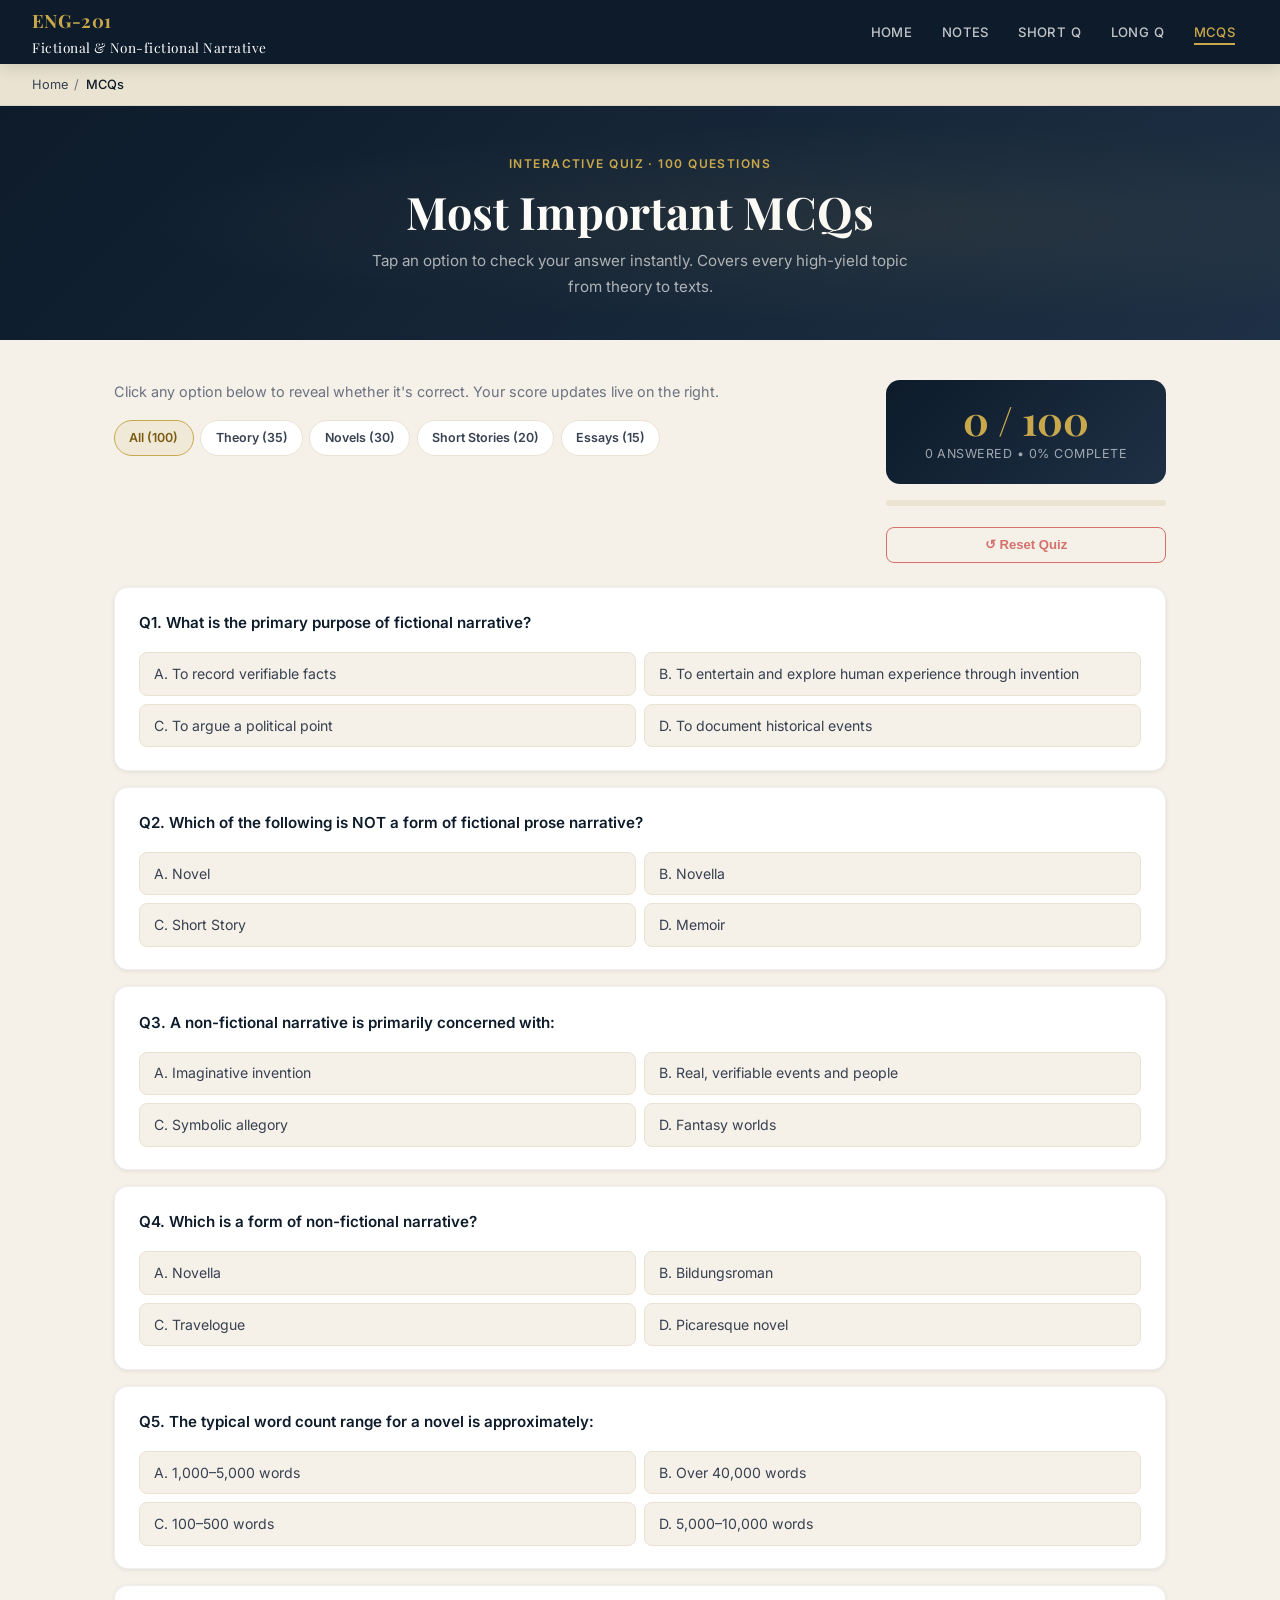
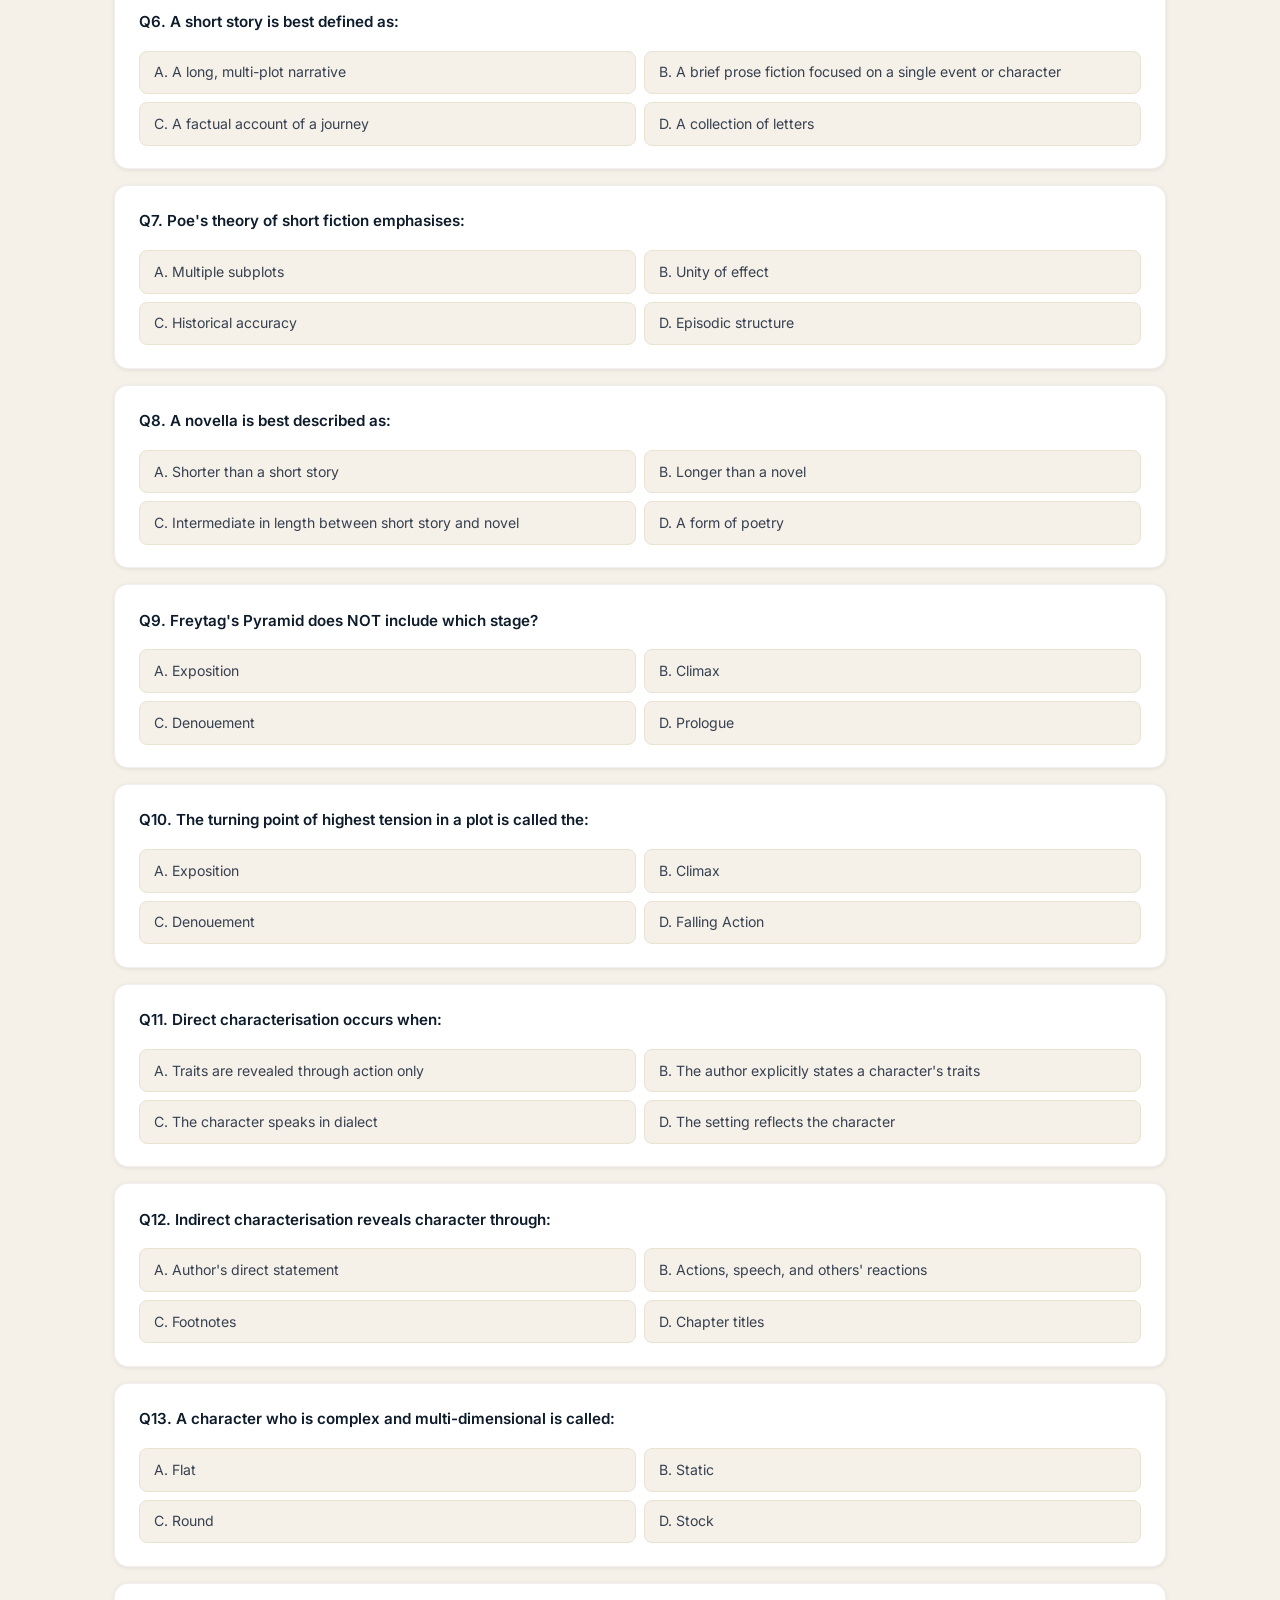
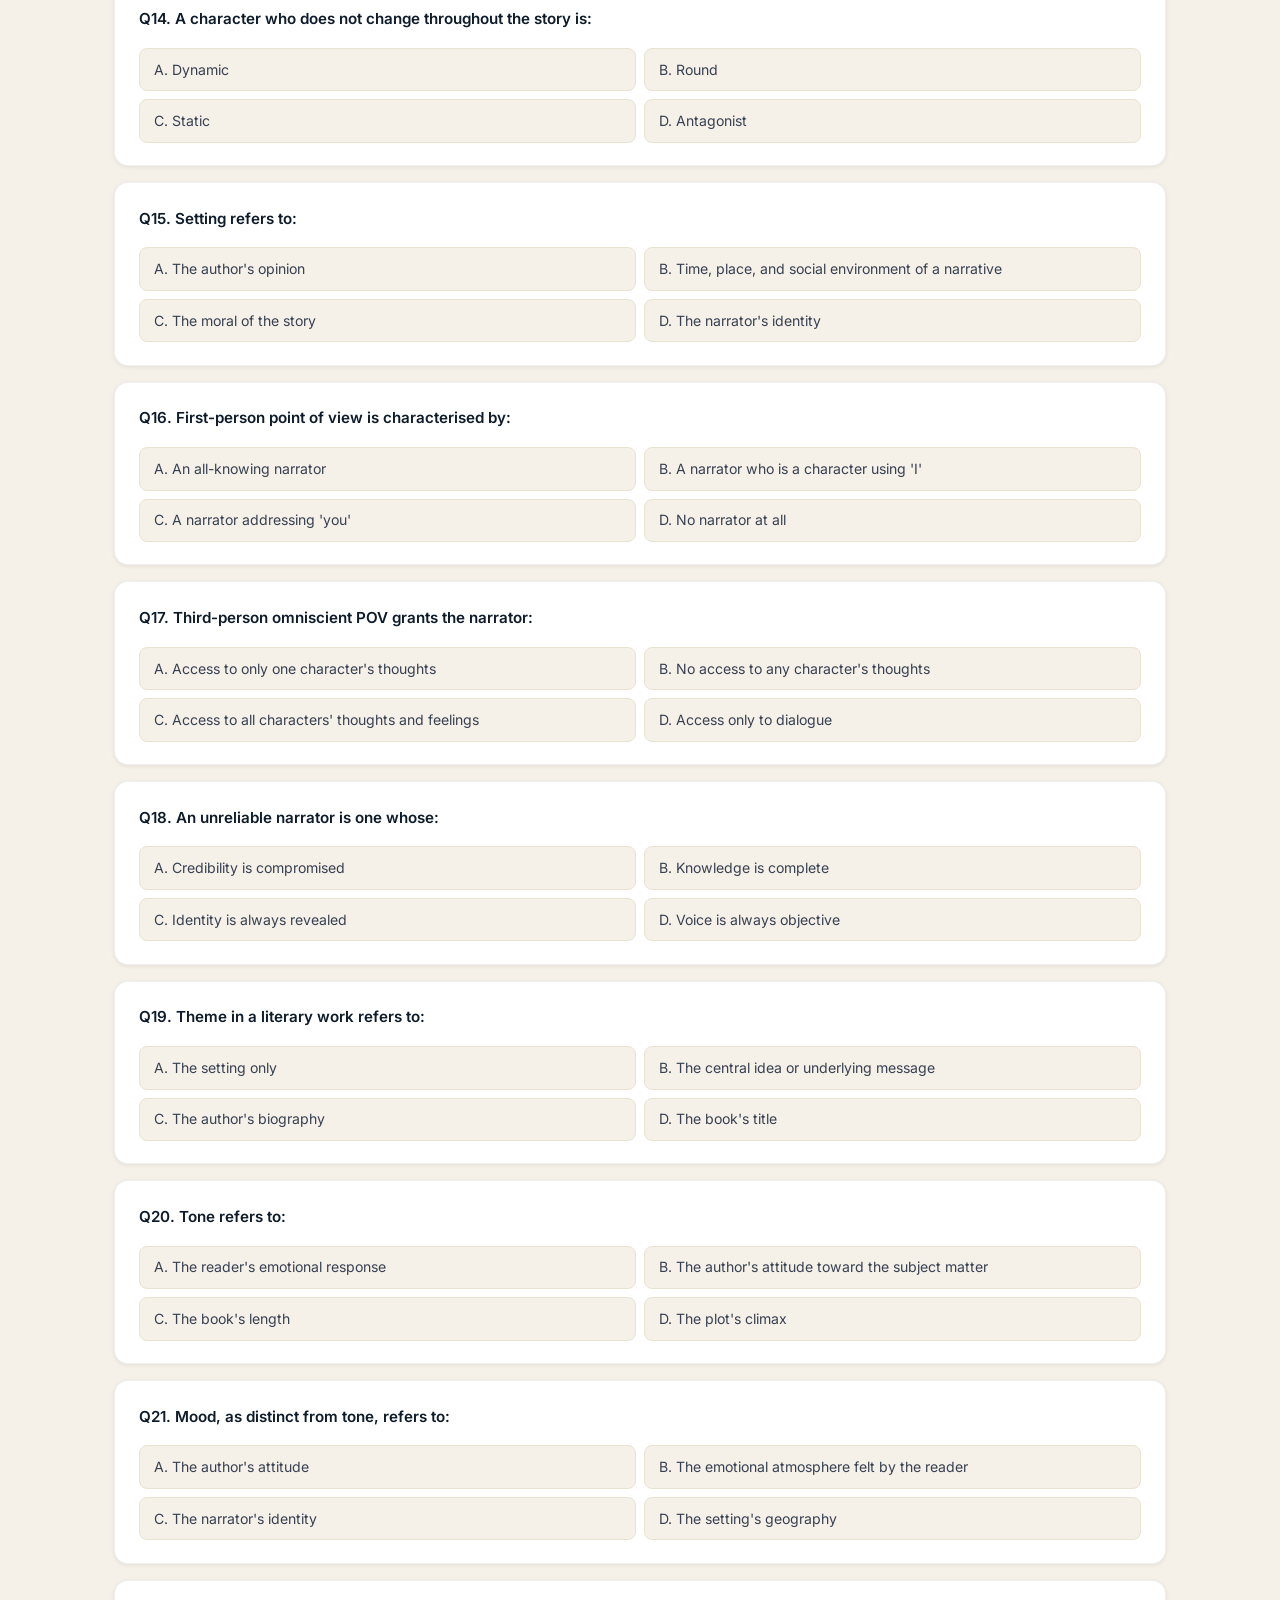
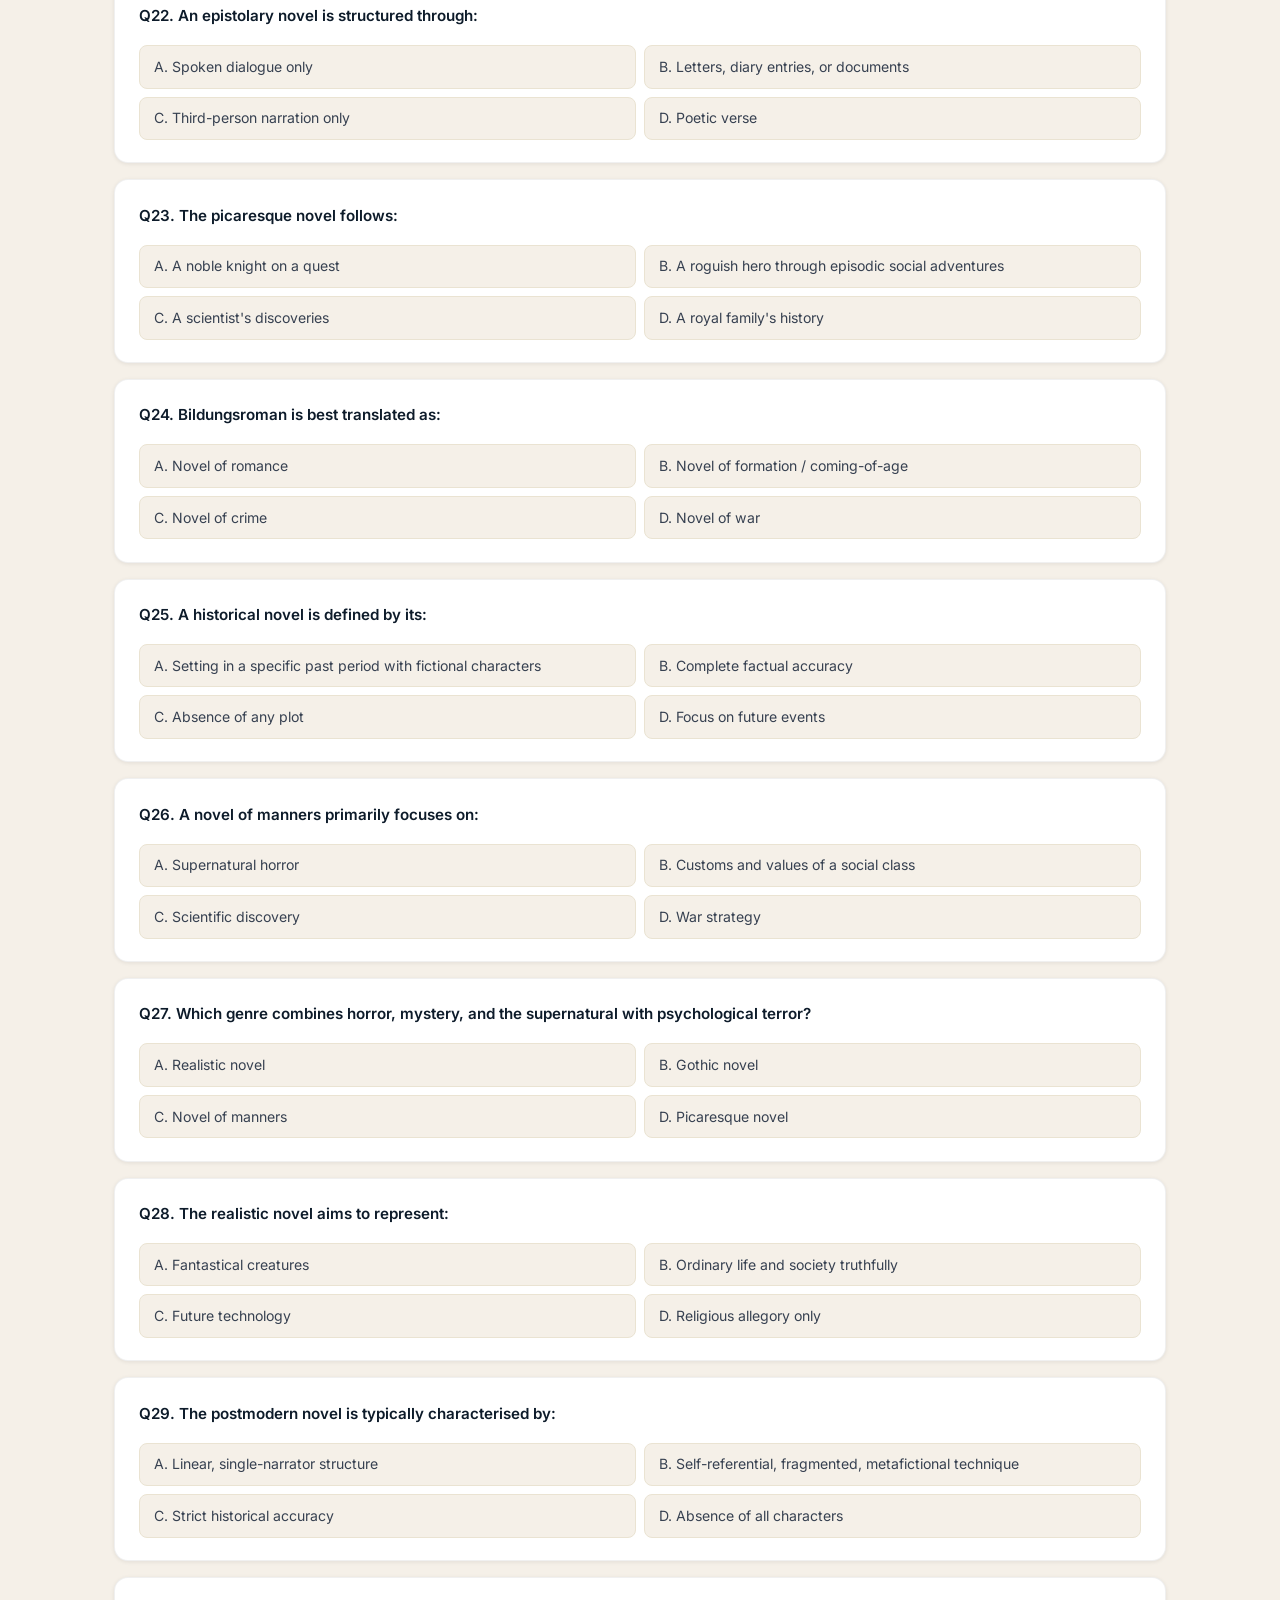
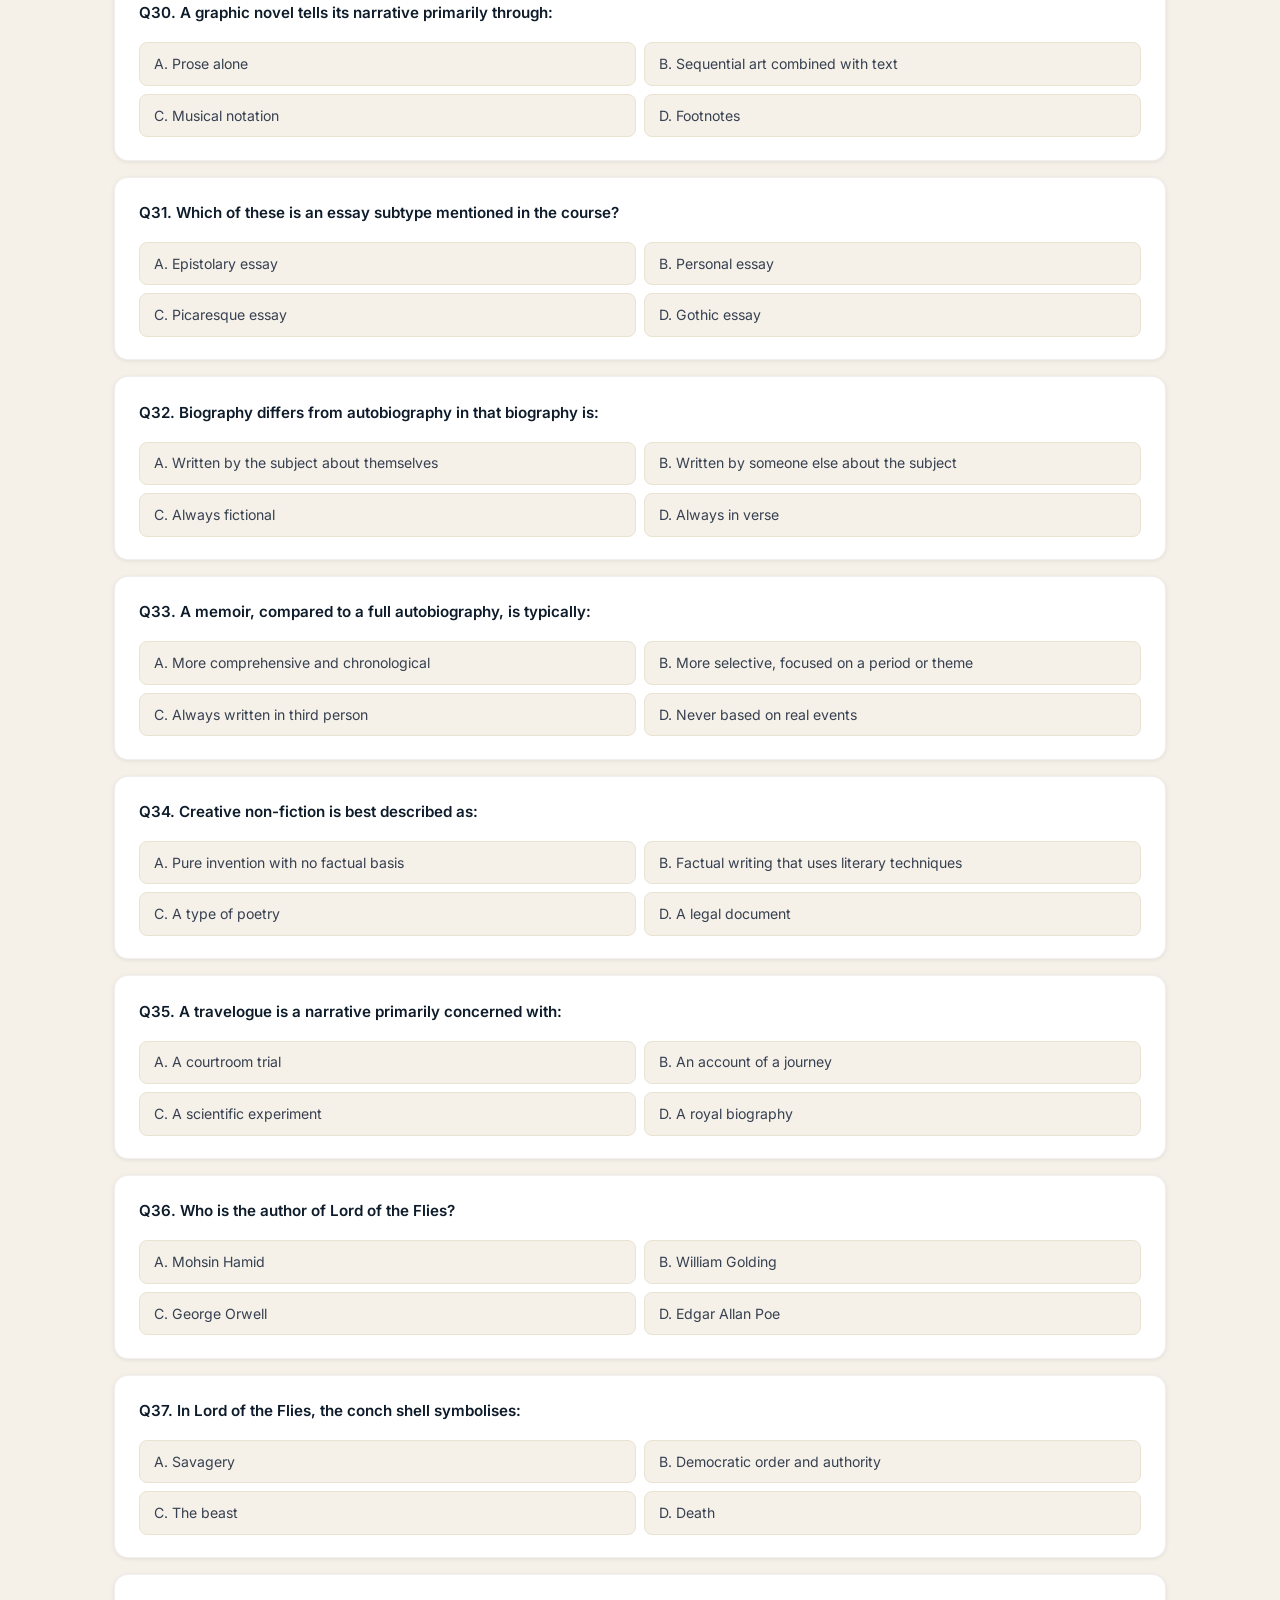
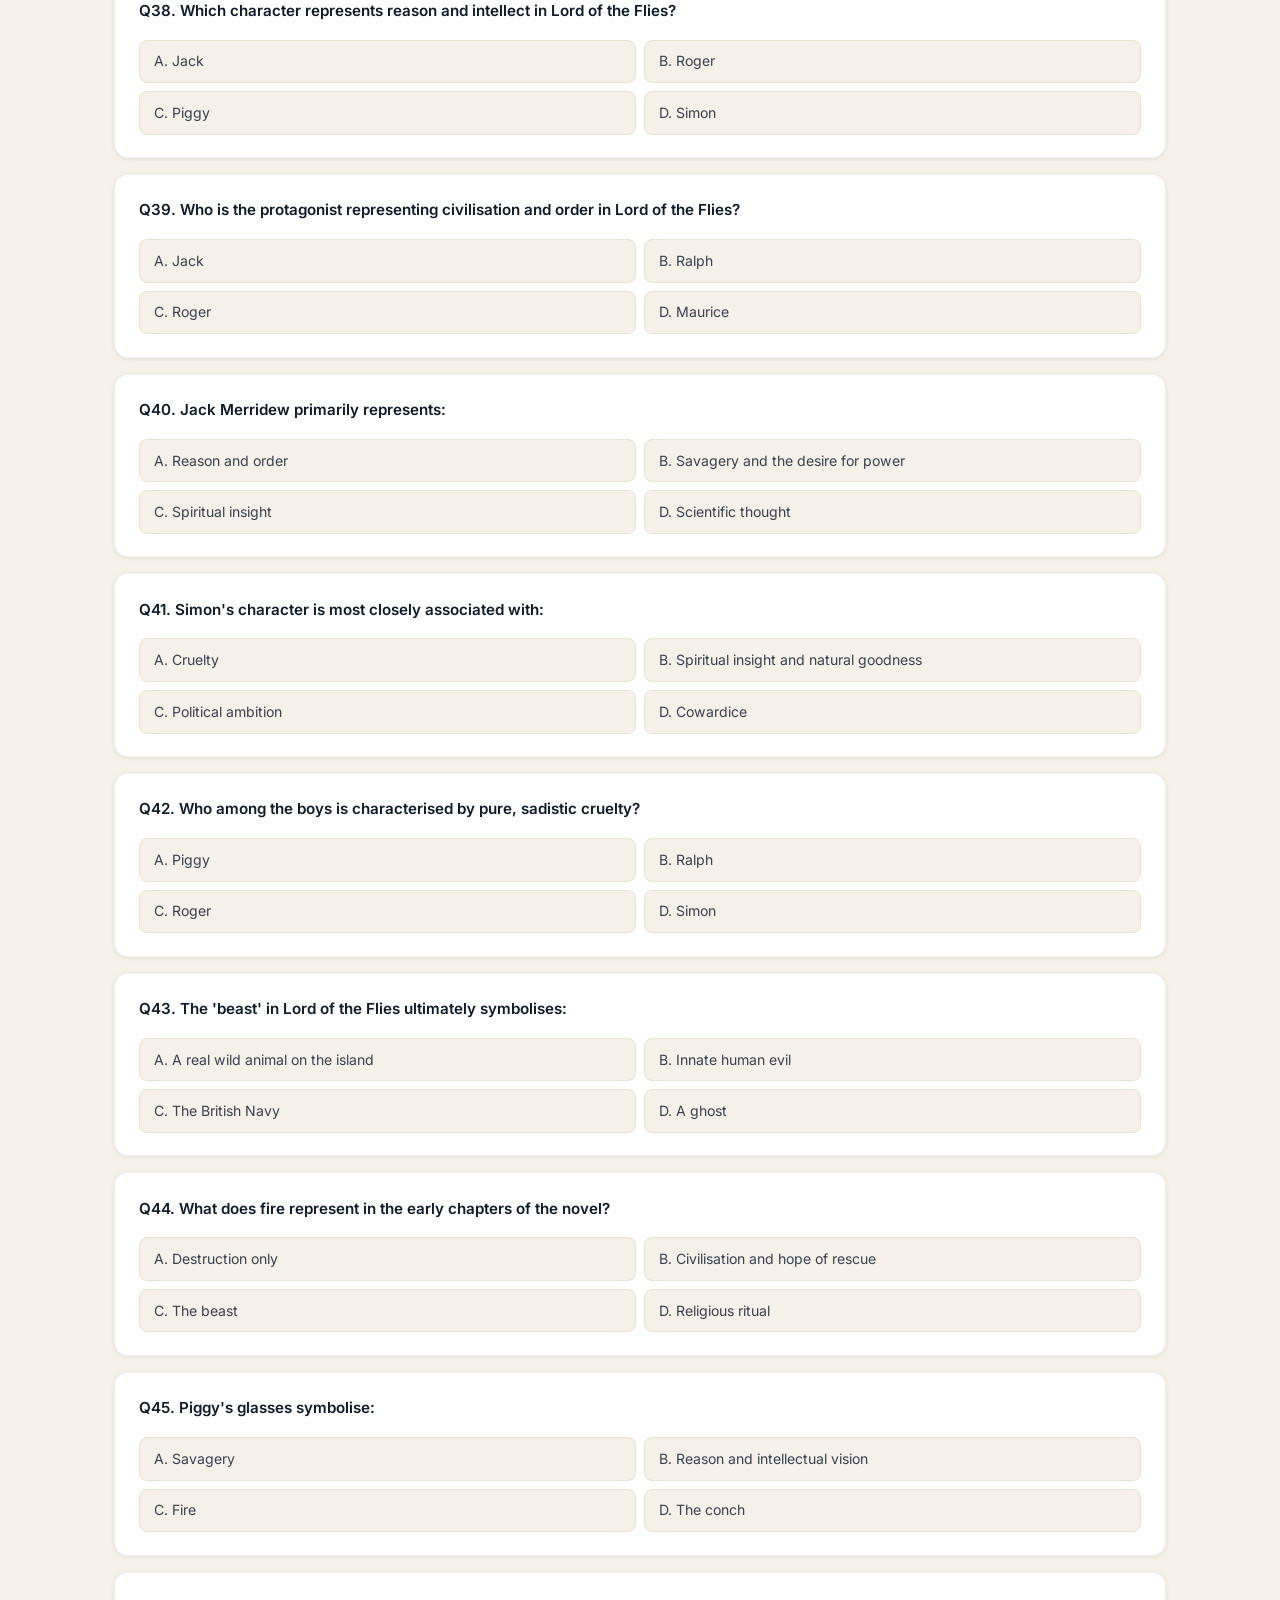
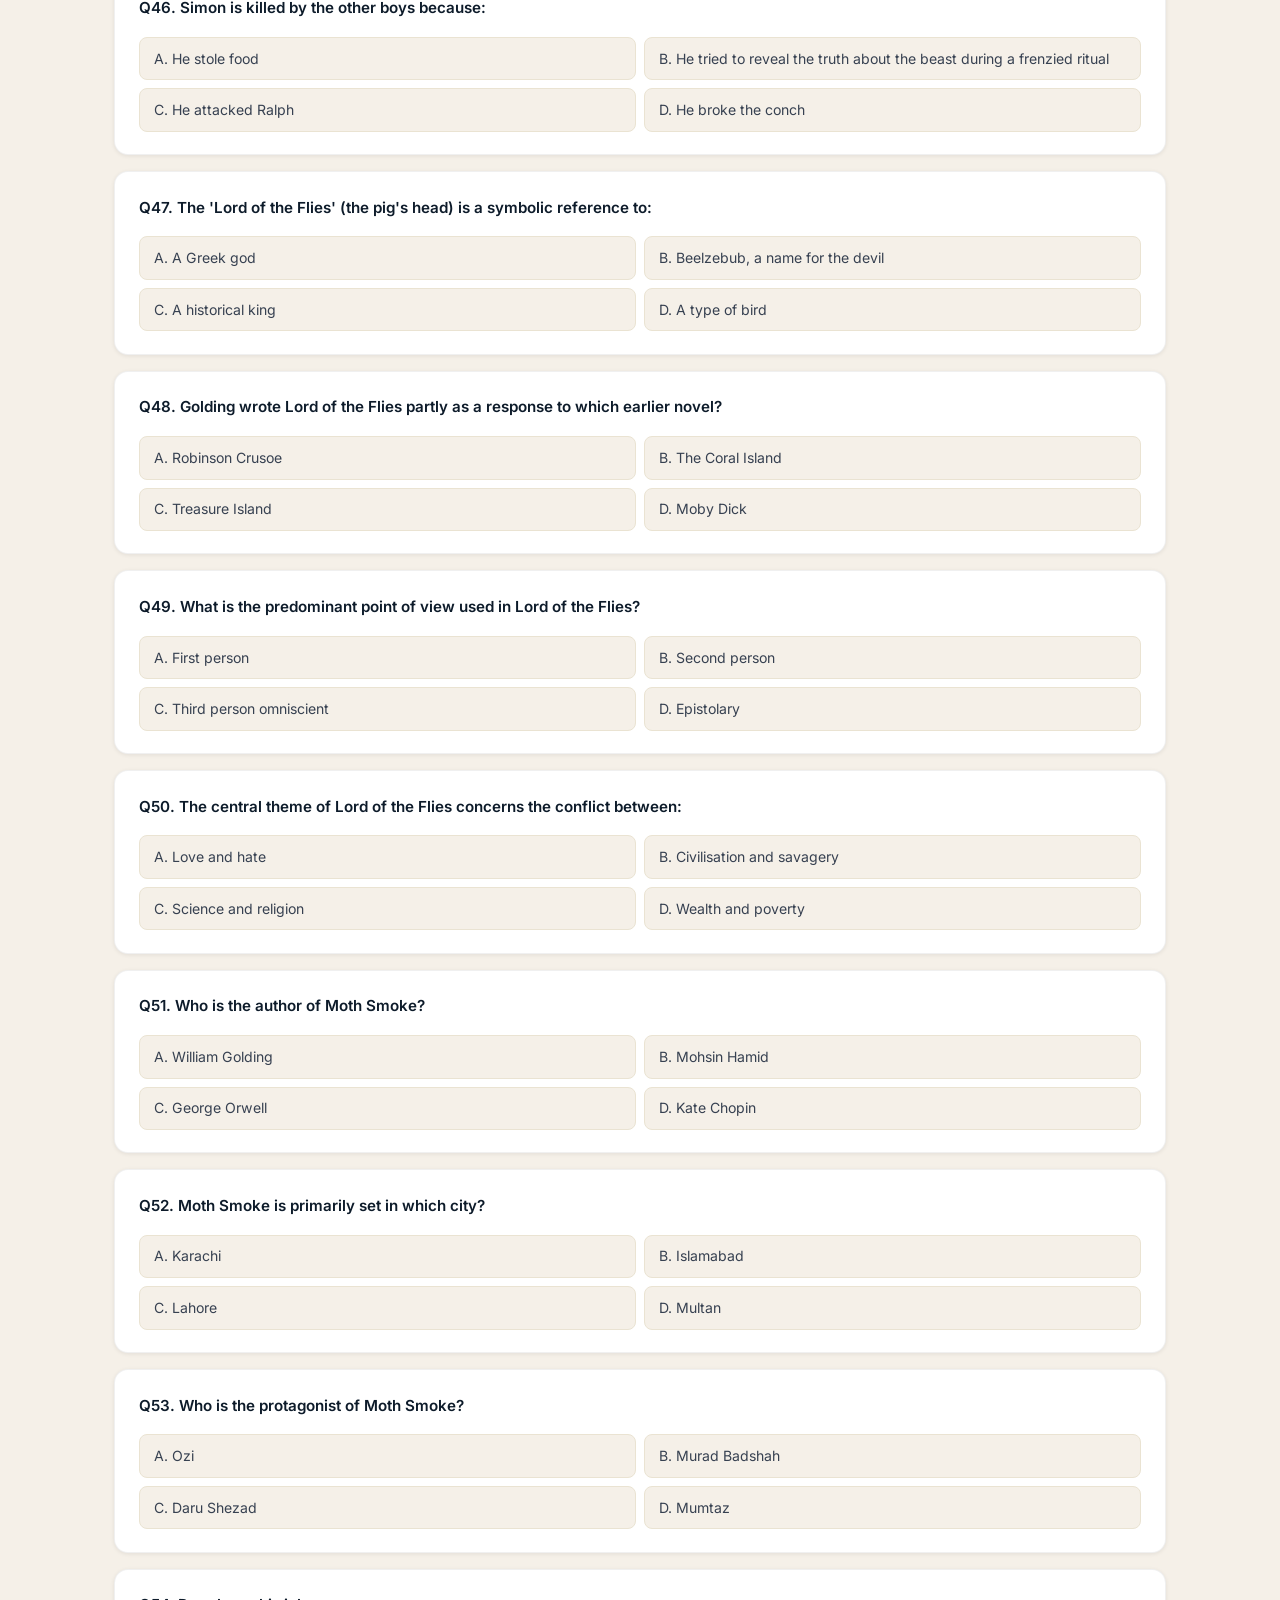
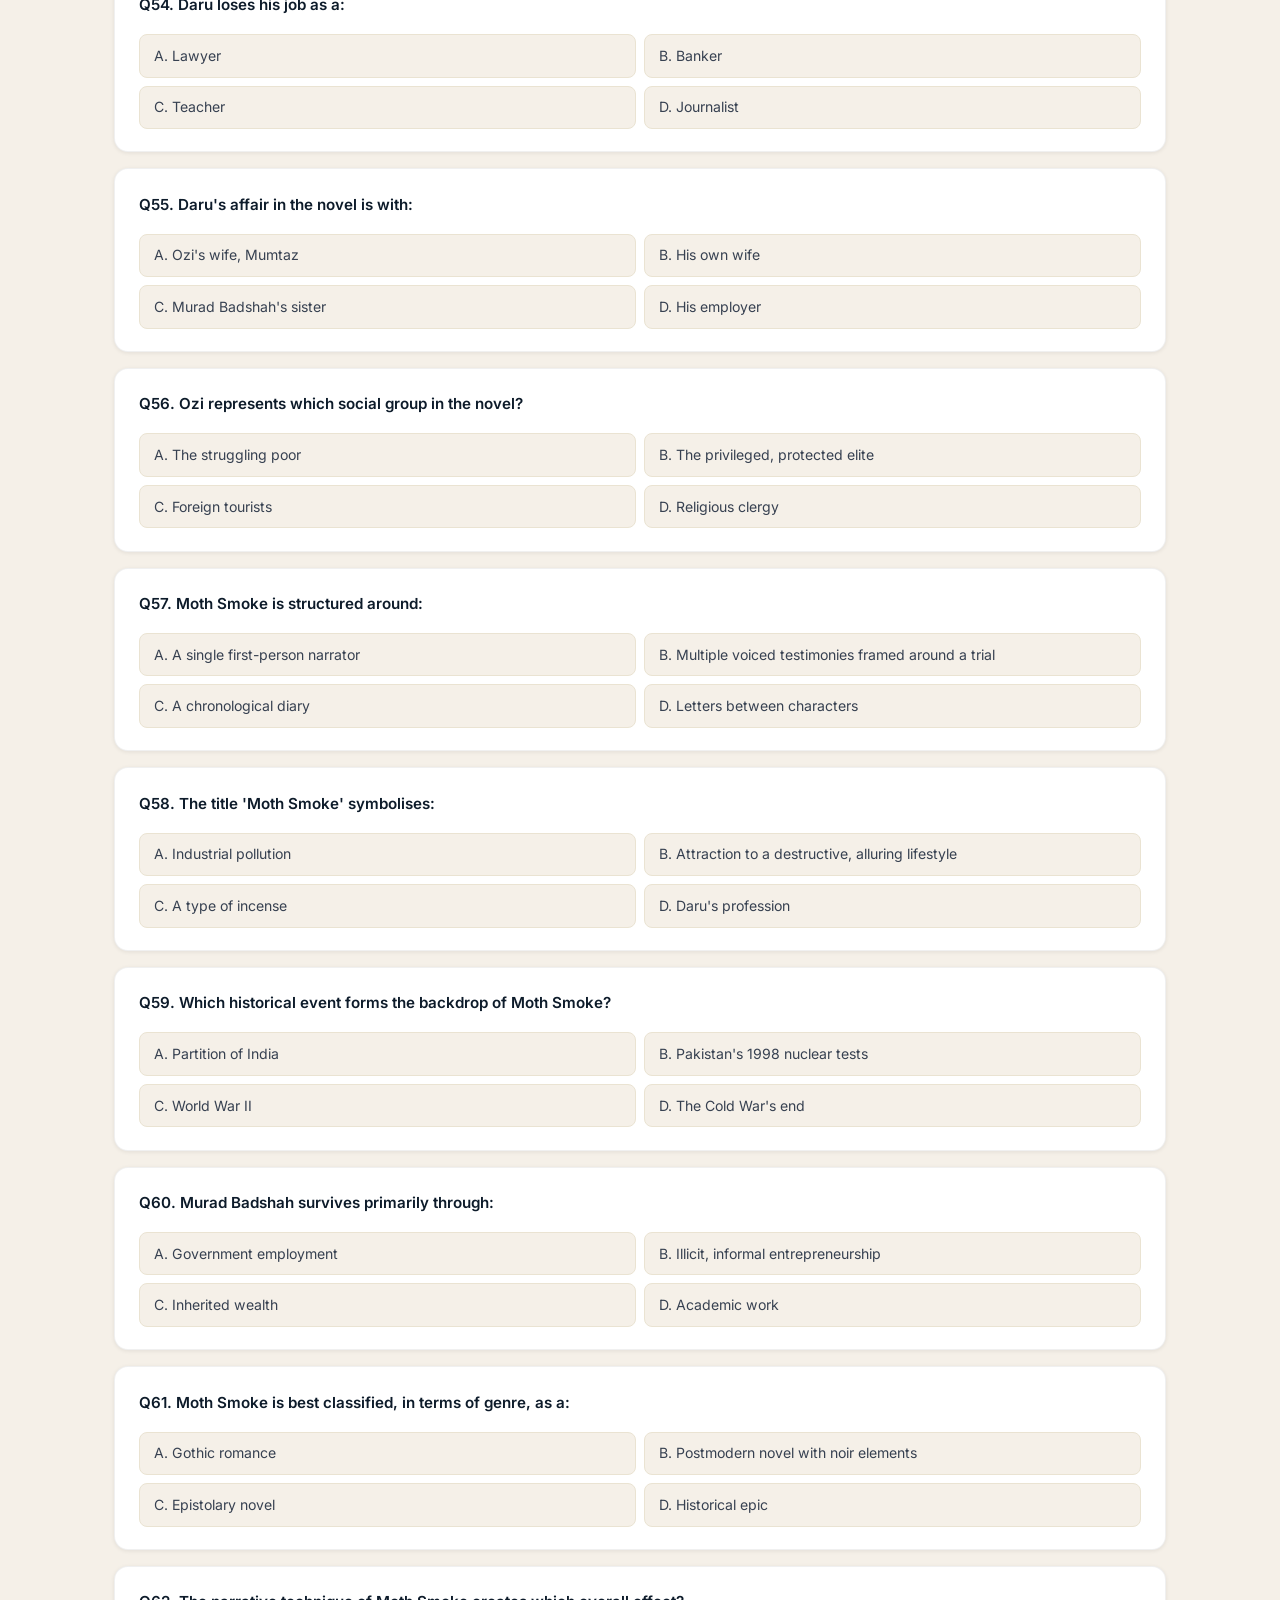
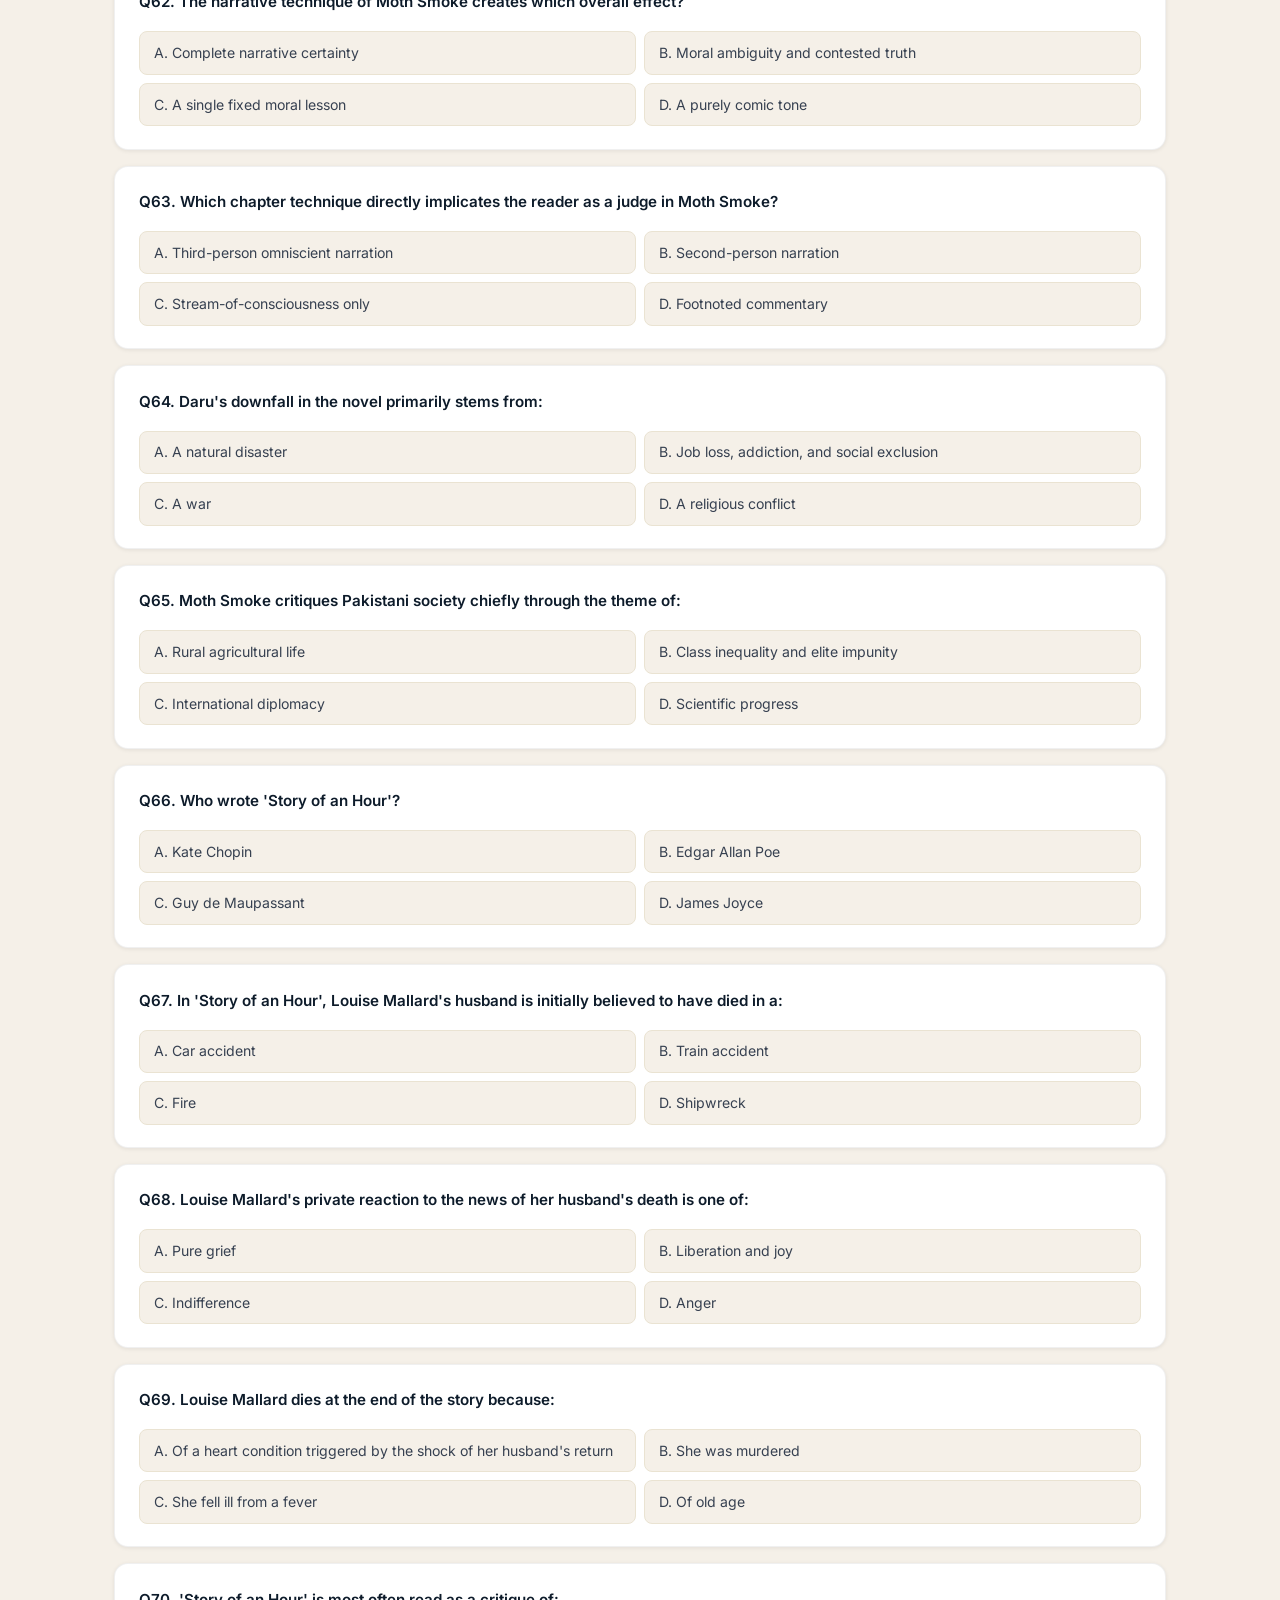
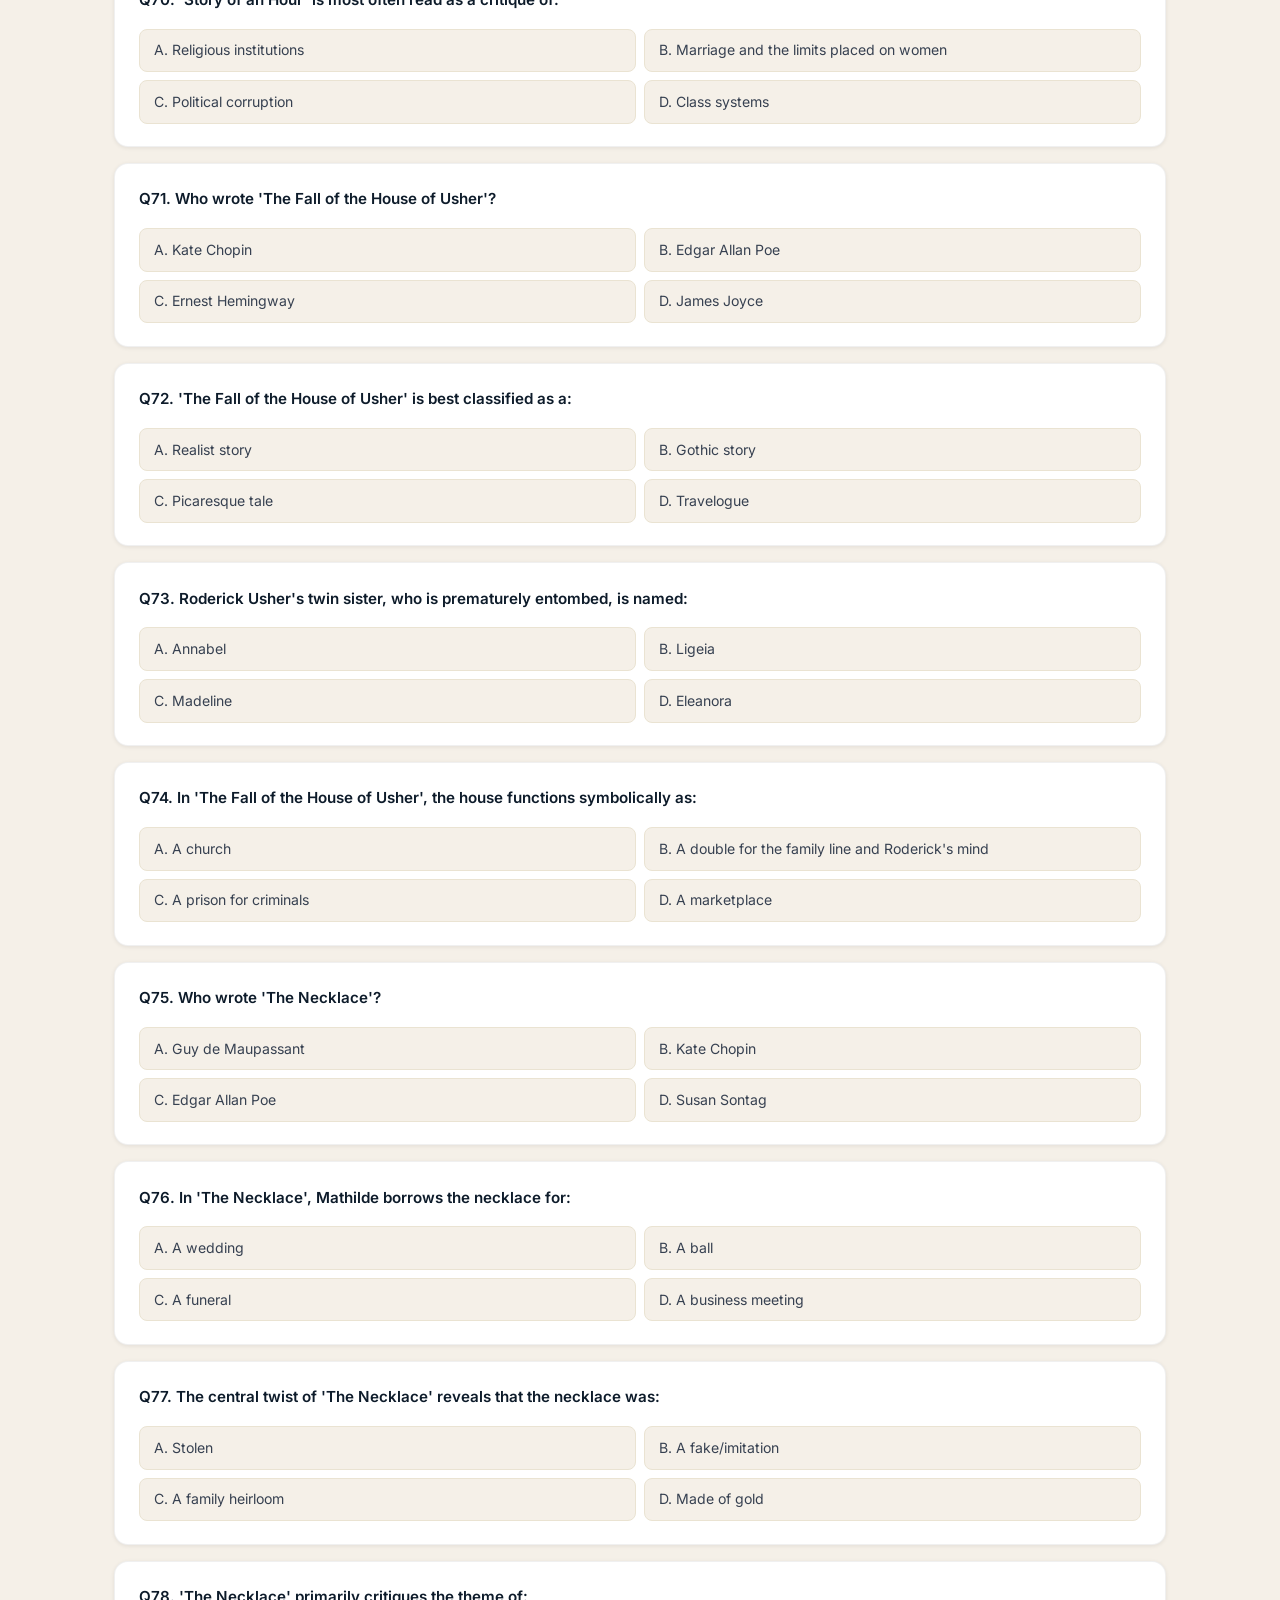
<file: mcqs/mcqs.html>
<!DOCTYPE html>
<html lang="en">
<head>
  <meta charset="UTF-8" />
  <meta name="viewport" content="width=device-width, initial-scale=1.0" />
  <title>100 MCQs | ENG-201</title>
  <link rel="stylesheet" href="../css/style.css" />
  <style>
    .quiz-header-grid {
      display: grid;
      grid-template-columns: 1fr 280px;
      gap: 1.5rem;
      margin-bottom: 1.5rem;
      align-items: start;
    }
    .filter-chips { display: flex; gap: .4rem; flex-wrap: wrap; }
    .chip {
      padding: .4rem .9rem; border-radius: 999px; font-size: .78rem; font-weight: 600;
      cursor: pointer; border: 1.5px solid var(--parchment-dark); color: var(--ink-mid);
      transition: var(--transition); background: var(--white);
    }
    .chip:hover, .chip.active { border-color: var(--gold); background: rgba(201,168,76,.1); color: #7A5C10; }
    .reset-btn {
      width: 100%;
      padding: .6rem 1rem; border-radius: var(--radius);
      font-size: .82rem; font-weight: 600;
      border: 1.5px solid var(--rose); color: var(--rose); background: transparent;
      cursor: pointer; transition: var(--transition);
    }
    .reset-btn:hover { background: var(--rose); color: var(--white); }
    .quiz-intro-text { font-size: .9rem; color: var(--ink-light); margin-bottom: 1rem; }
    @media (max-width: 800px) {
      .quiz-header-grid { grid-template-columns: 1fr; }
    }
  </style>
</head>
<body>

<nav class="navbar">
  <div class="nav-brand">ENG-201 <span>Fictional &amp; Non-fictional Narrative</span></div>
  <ul class="nav-links">
    <li><a href="../index.html">Home</a></li>
    <li><a href="../chapters/chapter1.html">Notes</a></li>
    <li><a href="../short-questions/sq.html">Short Q</a></li>
    <li><a href="../long-questions/lq.html">Long Q</a></li>
    <li><a href="mcqs.html" class="active">MCQs</a></li>
  </ul>
  <div class="nav-toggle"><span></span><span></span><span></span></div>
</nav>

<div class="breadcrumb">
  <a href="../index.html">Home</a><span class="sep">/</span><span class="current">MCQs</span>
</div>

<div class="page-header">
  <p class="eyebrow">Interactive Quiz · 100 Questions</p>
  <h1>Most Important MCQs</h1>
  <p>Tap an option to check your answer instantly. Covers every high-yield topic from theory to texts.</p>
</div>

<div class="container">
  <div class="page-body">

    <div class="quiz-header-grid">
      <div>
        <p class="quiz-intro-text">Click any option below to reveal whether it's correct. Your score updates live on the right.</p>
        <div class="filter-chips" id="filterChips">
          <span class="chip active" data-filter="all">All (100)</span>
          <span class="chip" data-filter="theory">Theory (35)</span>
          <span class="chip" data-filter="novel">Novels (30)</span>
          <span class="chip" data-filter="story">Short Stories (20)</span>
          <span class="chip" data-filter="essay">Essays (15)</span>
        </div>
      </div>
      <div>
        <div class="score-board">
          <div class="score-val">0 / 100</div>
          <div class="score-label score-sub">0 answered • 0% complete</div>
        </div>
        <div class="progress-bar-wrap"><div class="progress-bar-fill" style="width:0%"></div></div>
        <button class="reset-btn mt-2" onclick="resetMCQ()">↺ Reset Quiz</button>
      </div>
    </div>

    <div id="mcqList">

      <div class="mcq-block" data-correct="1" data-cat="theory">
        <div class="mcq-question">Q1. What is the primary purpose of fictional narrative?</div>
        <div class="mcq-options">
          <div class="mcq-option">A. To record verifiable facts</div>
          <div class="mcq-option">B. To entertain and explore human experience through invention</div>
          <div class="mcq-option">C. To argue a political point</div>
          <div class="mcq-option">D. To document historical events</div>
        </div>
        <div class="mcq-feedback"></div>
      </div>

      <div class="mcq-block" data-correct="3" data-cat="theory">
        <div class="mcq-question">Q2. Which of the following is NOT a form of fictional prose narrative?</div>
        <div class="mcq-options">
          <div class="mcq-option">A. Novel</div>
          <div class="mcq-option">B. Novella</div>
          <div class="mcq-option">C. Short Story</div>
          <div class="mcq-option">D. Memoir</div>
        </div>
        <div class="mcq-feedback"></div>
      </div>

      <div class="mcq-block" data-correct="1" data-cat="theory">
        <div class="mcq-question">Q3. A non-fictional narrative is primarily concerned with:</div>
        <div class="mcq-options">
          <div class="mcq-option">A. Imaginative invention</div>
          <div class="mcq-option">B. Real, verifiable events and people</div>
          <div class="mcq-option">C. Symbolic allegory</div>
          <div class="mcq-option">D. Fantasy worlds</div>
        </div>
        <div class="mcq-feedback"></div>
      </div>

      <div class="mcq-block" data-correct="2" data-cat="theory">
        <div class="mcq-question">Q4. Which is a form of non-fictional narrative?</div>
        <div class="mcq-options">
          <div class="mcq-option">A. Novella</div>
          <div class="mcq-option">B. Bildungsroman</div>
          <div class="mcq-option">C. Travelogue</div>
          <div class="mcq-option">D. Picaresque novel</div>
        </div>
        <div class="mcq-feedback"></div>
      </div>

      <div class="mcq-block" data-correct="1" data-cat="theory">
        <div class="mcq-question">Q5. The typical word count range for a novel is approximately:</div>
        <div class="mcq-options">
          <div class="mcq-option">A. 1,000–5,000 words</div>
          <div class="mcq-option">B. Over 40,000 words</div>
          <div class="mcq-option">C. 100–500 words</div>
          <div class="mcq-option">D. 5,000–10,000 words</div>
        </div>
        <div class="mcq-feedback"></div>
      </div>

      <div class="mcq-block" data-correct="1" data-cat="theory">
        <div class="mcq-question">Q6. A short story is best defined as:</div>
        <div class="mcq-options">
          <div class="mcq-option">A. A long, multi-plot narrative</div>
          <div class="mcq-option">B. A brief prose fiction focused on a single event or character</div>
          <div class="mcq-option">C. A factual account of a journey</div>
          <div class="mcq-option">D. A collection of letters</div>
        </div>
        <div class="mcq-feedback"></div>
      </div>

      <div class="mcq-block" data-correct="1" data-cat="theory">
        <div class="mcq-question">Q7. Poe's theory of short fiction emphasises:</div>
        <div class="mcq-options">
          <div class="mcq-option">A. Multiple subplots</div>
          <div class="mcq-option">B. Unity of effect</div>
          <div class="mcq-option">C. Historical accuracy</div>
          <div class="mcq-option">D. Episodic structure</div>
        </div>
        <div class="mcq-feedback"></div>
      </div>

      <div class="mcq-block" data-correct="2" data-cat="theory">
        <div class="mcq-question">Q8. A novella is best described as:</div>
        <div class="mcq-options">
          <div class="mcq-option">A. Shorter than a short story</div>
          <div class="mcq-option">B. Longer than a novel</div>
          <div class="mcq-option">C. Intermediate in length between short story and novel</div>
          <div class="mcq-option">D. A form of poetry</div>
        </div>
        <div class="mcq-feedback"></div>
      </div>

      <div class="mcq-block" data-correct="3" data-cat="theory">
        <div class="mcq-question">Q9. Freytag's Pyramid does NOT include which stage?</div>
        <div class="mcq-options">
          <div class="mcq-option">A. Exposition</div>
          <div class="mcq-option">B. Climax</div>
          <div class="mcq-option">C. Denouement</div>
          <div class="mcq-option">D. Prologue</div>
        </div>
        <div class="mcq-feedback"></div>
      </div>

      <div class="mcq-block" data-correct="1" data-cat="theory">
        <div class="mcq-question">Q10. The turning point of highest tension in a plot is called the:</div>
        <div class="mcq-options">
          <div class="mcq-option">A. Exposition</div>
          <div class="mcq-option">B. Climax</div>
          <div class="mcq-option">C. Denouement</div>
          <div class="mcq-option">D. Falling Action</div>
        </div>
        <div class="mcq-feedback"></div>
      </div>

      <div class="mcq-block" data-correct="1" data-cat="theory">
        <div class="mcq-question">Q11. Direct characterisation occurs when:</div>
        <div class="mcq-options">
          <div class="mcq-option">A. Traits are revealed through action only</div>
          <div class="mcq-option">B. The author explicitly states a character's traits</div>
          <div class="mcq-option">C. The character speaks in dialect</div>
          <div class="mcq-option">D. The setting reflects the character</div>
        </div>
        <div class="mcq-feedback"></div>
      </div>

      <div class="mcq-block" data-correct="1" data-cat="theory">
        <div class="mcq-question">Q12. Indirect characterisation reveals character through:</div>
        <div class="mcq-options">
          <div class="mcq-option">A. Author's direct statement</div>
          <div class="mcq-option">B. Actions, speech, and others' reactions</div>
          <div class="mcq-option">C. Footnotes</div>
          <div class="mcq-option">D. Chapter titles</div>
        </div>
        <div class="mcq-feedback"></div>
      </div>

      <div class="mcq-block" data-correct="2" data-cat="theory">
        <div class="mcq-question">Q13. A character who is complex and multi-dimensional is called:</div>
        <div class="mcq-options">
          <div class="mcq-option">A. Flat</div>
          <div class="mcq-option">B. Static</div>
          <div class="mcq-option">C. Round</div>
          <div class="mcq-option">D. Stock</div>
        </div>
        <div class="mcq-feedback"></div>
      </div>

      <div class="mcq-block" data-correct="2" data-cat="theory">
        <div class="mcq-question">Q14. A character who does not change throughout the story is:</div>
        <div class="mcq-options">
          <div class="mcq-option">A. Dynamic</div>
          <div class="mcq-option">B. Round</div>
          <div class="mcq-option">C. Static</div>
          <div class="mcq-option">D. Antagonist</div>
        </div>
        <div class="mcq-feedback"></div>
      </div>

      <div class="mcq-block" data-correct="1" data-cat="theory">
        <div class="mcq-question">Q15. Setting refers to:</div>
        <div class="mcq-options">
          <div class="mcq-option">A. The author's opinion</div>
          <div class="mcq-option">B. Time, place, and social environment of a narrative</div>
          <div class="mcq-option">C. The moral of the story</div>
          <div class="mcq-option">D. The narrator's identity</div>
        </div>
        <div class="mcq-feedback"></div>
      </div>

      <div class="mcq-block" data-correct="1" data-cat="theory">
        <div class="mcq-question">Q16. First-person point of view is characterised by:</div>
        <div class="mcq-options">
          <div class="mcq-option">A. An all-knowing narrator</div>
          <div class="mcq-option">B. A narrator who is a character using 'I'</div>
          <div class="mcq-option">C. A narrator addressing 'you'</div>
          <div class="mcq-option">D. No narrator at all</div>
        </div>
        <div class="mcq-feedback"></div>
      </div>

      <div class="mcq-block" data-correct="2" data-cat="theory">
        <div class="mcq-question">Q17. Third-person omniscient POV grants the narrator:</div>
        <div class="mcq-options">
          <div class="mcq-option">A. Access to only one character's thoughts</div>
          <div class="mcq-option">B. No access to any character's thoughts</div>
          <div class="mcq-option">C. Access to all characters' thoughts and feelings</div>
          <div class="mcq-option">D. Access only to dialogue</div>
        </div>
        <div class="mcq-feedback"></div>
      </div>

      <div class="mcq-block" data-correct="0" data-cat="theory">
        <div class="mcq-question">Q18. An unreliable narrator is one whose:</div>
        <div class="mcq-options">
          <div class="mcq-option">A. Credibility is compromised</div>
          <div class="mcq-option">B. Knowledge is complete</div>
          <div class="mcq-option">C. Identity is always revealed</div>
          <div class="mcq-option">D. Voice is always objective</div>
        </div>
        <div class="mcq-feedback"></div>
      </div>

      <div class="mcq-block" data-correct="1" data-cat="theory">
        <div class="mcq-question">Q19. Theme in a literary work refers to:</div>
        <div class="mcq-options">
          <div class="mcq-option">A. The setting only</div>
          <div class="mcq-option">B. The central idea or underlying message</div>
          <div class="mcq-option">C. The author's biography</div>
          <div class="mcq-option">D. The book's title</div>
        </div>
        <div class="mcq-feedback"></div>
      </div>

      <div class="mcq-block" data-correct="1" data-cat="theory">
        <div class="mcq-question">Q20. Tone refers to:</div>
        <div class="mcq-options">
          <div class="mcq-option">A. The reader's emotional response</div>
          <div class="mcq-option">B. The author's attitude toward the subject matter</div>
          <div class="mcq-option">C. The book's length</div>
          <div class="mcq-option">D. The plot's climax</div>
        </div>
        <div class="mcq-feedback"></div>
      </div>

      <div class="mcq-block" data-correct="1" data-cat="theory">
        <div class="mcq-question">Q21. Mood, as distinct from tone, refers to:</div>
        <div class="mcq-options">
          <div class="mcq-option">A. The author's attitude</div>
          <div class="mcq-option">B. The emotional atmosphere felt by the reader</div>
          <div class="mcq-option">C. The narrator's identity</div>
          <div class="mcq-option">D. The setting's geography</div>
        </div>
        <div class="mcq-feedback"></div>
      </div>

      <div class="mcq-block" data-correct="1" data-cat="theory">
        <div class="mcq-question">Q22. An epistolary novel is structured through:</div>
        <div class="mcq-options">
          <div class="mcq-option">A. Spoken dialogue only</div>
          <div class="mcq-option">B. Letters, diary entries, or documents</div>
          <div class="mcq-option">C. Third-person narration only</div>
          <div class="mcq-option">D. Poetic verse</div>
        </div>
        <div class="mcq-feedback"></div>
      </div>

      <div class="mcq-block" data-correct="1" data-cat="theory">
        <div class="mcq-question">Q23. The picaresque novel follows:</div>
        <div class="mcq-options">
          <div class="mcq-option">A. A noble knight on a quest</div>
          <div class="mcq-option">B. A roguish hero through episodic social adventures</div>
          <div class="mcq-option">C. A scientist's discoveries</div>
          <div class="mcq-option">D. A royal family's history</div>
        </div>
        <div class="mcq-feedback"></div>
      </div>

      <div class="mcq-block" data-correct="1" data-cat="theory">
        <div class="mcq-question">Q24. Bildungsroman is best translated as:</div>
        <div class="mcq-options">
          <div class="mcq-option">A. Novel of romance</div>
          <div class="mcq-option">B. Novel of formation / coming-of-age</div>
          <div class="mcq-option">C. Novel of crime</div>
          <div class="mcq-option">D. Novel of war</div>
        </div>
        <div class="mcq-feedback"></div>
      </div>

      <div class="mcq-block" data-correct="0" data-cat="theory">
        <div class="mcq-question">Q25. A historical novel is defined by its:</div>
        <div class="mcq-options">
          <div class="mcq-option">A. Setting in a specific past period with fictional characters</div>
          <div class="mcq-option">B. Complete factual accuracy</div>
          <div class="mcq-option">C. Absence of any plot</div>
          <div class="mcq-option">D. Focus on future events</div>
        </div>
        <div class="mcq-feedback"></div>
      </div>

      <div class="mcq-block" data-correct="1" data-cat="theory">
        <div class="mcq-question">Q26. A novel of manners primarily focuses on:</div>
        <div class="mcq-options">
          <div class="mcq-option">A. Supernatural horror</div>
          <div class="mcq-option">B. Customs and values of a social class</div>
          <div class="mcq-option">C. Scientific discovery</div>
          <div class="mcq-option">D. War strategy</div>
        </div>
        <div class="mcq-feedback"></div>
      </div>

      <div class="mcq-block" data-correct="1" data-cat="theory">
        <div class="mcq-question">Q27. Which genre combines horror, mystery, and the supernatural with psychological terror?</div>
        <div class="mcq-options">
          <div class="mcq-option">A. Realistic novel</div>
          <div class="mcq-option">B. Gothic novel</div>
          <div class="mcq-option">C. Novel of manners</div>
          <div class="mcq-option">D. Picaresque novel</div>
        </div>
        <div class="mcq-feedback"></div>
      </div>

      <div class="mcq-block" data-correct="1" data-cat="theory">
        <div class="mcq-question">Q28. The realistic novel aims to represent:</div>
        <div class="mcq-options">
          <div class="mcq-option">A. Fantastical creatures</div>
          <div class="mcq-option">B. Ordinary life and society truthfully</div>
          <div class="mcq-option">C. Future technology</div>
          <div class="mcq-option">D. Religious allegory only</div>
        </div>
        <div class="mcq-feedback"></div>
      </div>

      <div class="mcq-block" data-correct="1" data-cat="theory">
        <div class="mcq-question">Q29. The postmodern novel is typically characterised by:</div>
        <div class="mcq-options">
          <div class="mcq-option">A. Linear, single-narrator structure</div>
          <div class="mcq-option">B. Self-referential, fragmented, metafictional technique</div>
          <div class="mcq-option">C. Strict historical accuracy</div>
          <div class="mcq-option">D. Absence of all characters</div>
        </div>
        <div class="mcq-feedback"></div>
      </div>

      <div class="mcq-block" data-correct="1" data-cat="theory">
        <div class="mcq-question">Q30. A graphic novel tells its narrative primarily through:</div>
        <div class="mcq-options">
          <div class="mcq-option">A. Prose alone</div>
          <div class="mcq-option">B. Sequential art combined with text</div>
          <div class="mcq-option">C. Musical notation</div>
          <div class="mcq-option">D. Footnotes</div>
        </div>
        <div class="mcq-feedback"></div>
      </div>

      <div class="mcq-block" data-correct="1" data-cat="theory">
        <div class="mcq-question">Q31. Which of these is an essay subtype mentioned in the course?</div>
        <div class="mcq-options">
          <div class="mcq-option">A. Epistolary essay</div>
          <div class="mcq-option">B. Personal essay</div>
          <div class="mcq-option">C. Picaresque essay</div>
          <div class="mcq-option">D. Gothic essay</div>
        </div>
        <div class="mcq-feedback"></div>
      </div>

      <div class="mcq-block" data-correct="1" data-cat="theory">
        <div class="mcq-question">Q32. Biography differs from autobiography in that biography is:</div>
        <div class="mcq-options">
          <div class="mcq-option">A. Written by the subject about themselves</div>
          <div class="mcq-option">B. Written by someone else about the subject</div>
          <div class="mcq-option">C. Always fictional</div>
          <div class="mcq-option">D. Always in verse</div>
        </div>
        <div class="mcq-feedback"></div>
      </div>

      <div class="mcq-block" data-correct="1" data-cat="theory">
        <div class="mcq-question">Q33. A memoir, compared to a full autobiography, is typically:</div>
        <div class="mcq-options">
          <div class="mcq-option">A. More comprehensive and chronological</div>
          <div class="mcq-option">B. More selective, focused on a period or theme</div>
          <div class="mcq-option">C. Always written in third person</div>
          <div class="mcq-option">D. Never based on real events</div>
        </div>
        <div class="mcq-feedback"></div>
      </div>

      <div class="mcq-block" data-correct="1" data-cat="theory">
        <div class="mcq-question">Q34. Creative non-fiction is best described as:</div>
        <div class="mcq-options">
          <div class="mcq-option">A. Pure invention with no factual basis</div>
          <div class="mcq-option">B. Factual writing that uses literary techniques</div>
          <div class="mcq-option">C. A type of poetry</div>
          <div class="mcq-option">D. A legal document</div>
        </div>
        <div class="mcq-feedback"></div>
      </div>

      <div class="mcq-block" data-correct="1" data-cat="theory">
        <div class="mcq-question">Q35. A travelogue is a narrative primarily concerned with:</div>
        <div class="mcq-options">
          <div class="mcq-option">A. A courtroom trial</div>
          <div class="mcq-option">B. An account of a journey</div>
          <div class="mcq-option">C. A scientific experiment</div>
          <div class="mcq-option">D. A royal biography</div>
        </div>
        <div class="mcq-feedback"></div>
      </div>

      <div class="mcq-block" data-correct="1" data-cat="novel">
        <div class="mcq-question">Q36. Who is the author of Lord of the Flies?</div>
        <div class="mcq-options">
          <div class="mcq-option">A. Mohsin Hamid</div>
          <div class="mcq-option">B. William Golding</div>
          <div class="mcq-option">C. George Orwell</div>
          <div class="mcq-option">D. Edgar Allan Poe</div>
        </div>
        <div class="mcq-feedback"></div>
      </div>

      <div class="mcq-block" data-correct="1" data-cat="novel">
        <div class="mcq-question">Q37. In Lord of the Flies, the conch shell symbolises:</div>
        <div class="mcq-options">
          <div class="mcq-option">A. Savagery</div>
          <div class="mcq-option">B. Democratic order and authority</div>
          <div class="mcq-option">C. The beast</div>
          <div class="mcq-option">D. Death</div>
        </div>
        <div class="mcq-feedback"></div>
      </div>

      <div class="mcq-block" data-correct="2" data-cat="novel">
        <div class="mcq-question">Q38. Which character represents reason and intellect in Lord of the Flies?</div>
        <div class="mcq-options">
          <div class="mcq-option">A. Jack</div>
          <div class="mcq-option">B. Roger</div>
          <div class="mcq-option">C. Piggy</div>
          <div class="mcq-option">D. Simon</div>
        </div>
        <div class="mcq-feedback"></div>
      </div>

      <div class="mcq-block" data-correct="1" data-cat="novel">
        <div class="mcq-question">Q39. Who is the protagonist representing civilisation and order in Lord of the Flies?</div>
        <div class="mcq-options">
          <div class="mcq-option">A. Jack</div>
          <div class="mcq-option">B. Ralph</div>
          <div class="mcq-option">C. Roger</div>
          <div class="mcq-option">D. Maurice</div>
        </div>
        <div class="mcq-feedback"></div>
      </div>

      <div class="mcq-block" data-correct="1" data-cat="novel">
        <div class="mcq-question">Q40. Jack Merridew primarily represents:</div>
        <div class="mcq-options">
          <div class="mcq-option">A. Reason and order</div>
          <div class="mcq-option">B. Savagery and the desire for power</div>
          <div class="mcq-option">C. Spiritual insight</div>
          <div class="mcq-option">D. Scientific thought</div>
        </div>
        <div class="mcq-feedback"></div>
      </div>

      <div class="mcq-block" data-correct="1" data-cat="novel">
        <div class="mcq-question">Q41. Simon's character is most closely associated with:</div>
        <div class="mcq-options">
          <div class="mcq-option">A. Cruelty</div>
          <div class="mcq-option">B. Spiritual insight and natural goodness</div>
          <div class="mcq-option">C. Political ambition</div>
          <div class="mcq-option">D. Cowardice</div>
        </div>
        <div class="mcq-feedback"></div>
      </div>

      <div class="mcq-block" data-correct="2" data-cat="novel">
        <div class="mcq-question">Q42. Who among the boys is characterised by pure, sadistic cruelty?</div>
        <div class="mcq-options">
          <div class="mcq-option">A. Piggy</div>
          <div class="mcq-option">B. Ralph</div>
          <div class="mcq-option">C. Roger</div>
          <div class="mcq-option">D. Simon</div>
        </div>
        <div class="mcq-feedback"></div>
      </div>

      <div class="mcq-block" data-correct="1" data-cat="novel">
        <div class="mcq-question">Q43. The 'beast' in Lord of the Flies ultimately symbolises:</div>
        <div class="mcq-options">
          <div class="mcq-option">A. A real wild animal on the island</div>
          <div class="mcq-option">B. Innate human evil</div>
          <div class="mcq-option">C. The British Navy</div>
          <div class="mcq-option">D. A ghost</div>
        </div>
        <div class="mcq-feedback"></div>
      </div>

      <div class="mcq-block" data-correct="1" data-cat="novel">
        <div class="mcq-question">Q44. What does fire represent in the early chapters of the novel?</div>
        <div class="mcq-options">
          <div class="mcq-option">A. Destruction only</div>
          <div class="mcq-option">B. Civilisation and hope of rescue</div>
          <div class="mcq-option">C. The beast</div>
          <div class="mcq-option">D. Religious ritual</div>
        </div>
        <div class="mcq-feedback"></div>
      </div>

      <div class="mcq-block" data-correct="1" data-cat="novel">
        <div class="mcq-question">Q45. Piggy's glasses symbolise:</div>
        <div class="mcq-options">
          <div class="mcq-option">A. Savagery</div>
          <div class="mcq-option">B. Reason and intellectual vision</div>
          <div class="mcq-option">C. Fire</div>
          <div class="mcq-option">D. The conch</div>
        </div>
        <div class="mcq-feedback"></div>
      </div>

      <div class="mcq-block" data-correct="1" data-cat="novel">
        <div class="mcq-question">Q46. Simon is killed by the other boys because:</div>
        <div class="mcq-options">
          <div class="mcq-option">A. He stole food</div>
          <div class="mcq-option">B. He tried to reveal the truth about the beast during a frenzied ritual</div>
          <div class="mcq-option">C. He attacked Ralph</div>
          <div class="mcq-option">D. He broke the conch</div>
        </div>
        <div class="mcq-feedback"></div>
      </div>

      <div class="mcq-block" data-correct="1" data-cat="novel">
        <div class="mcq-question">Q47. The 'Lord of the Flies' (the pig's head) is a symbolic reference to:</div>
        <div class="mcq-options">
          <div class="mcq-option">A. A Greek god</div>
          <div class="mcq-option">B. Beelzebub, a name for the devil</div>
          <div class="mcq-option">C. A historical king</div>
          <div class="mcq-option">D. A type of bird</div>
        </div>
        <div class="mcq-feedback"></div>
      </div>

      <div class="mcq-block" data-correct="1" data-cat="novel">
        <div class="mcq-question">Q48. Golding wrote Lord of the Flies partly as a response to which earlier novel?</div>
        <div class="mcq-options">
          <div class="mcq-option">A. Robinson Crusoe</div>
          <div class="mcq-option">B. The Coral Island</div>
          <div class="mcq-option">C. Treasure Island</div>
          <div class="mcq-option">D. Moby Dick</div>
        </div>
        <div class="mcq-feedback"></div>
      </div>

      <div class="mcq-block" data-correct="2" data-cat="novel">
        <div class="mcq-question">Q49. What is the predominant point of view used in Lord of the Flies?</div>
        <div class="mcq-options">
          <div class="mcq-option">A. First person</div>
          <div class="mcq-option">B. Second person</div>
          <div class="mcq-option">C. Third person omniscient</div>
          <div class="mcq-option">D. Epistolary</div>
        </div>
        <div class="mcq-feedback"></div>
      </div>

      <div class="mcq-block" data-correct="1" data-cat="novel">
        <div class="mcq-question">Q50. The central theme of Lord of the Flies concerns the conflict between:</div>
        <div class="mcq-options">
          <div class="mcq-option">A. Love and hate</div>
          <div class="mcq-option">B. Civilisation and savagery</div>
          <div class="mcq-option">C. Science and religion</div>
          <div class="mcq-option">D. Wealth and poverty</div>
        </div>
        <div class="mcq-feedback"></div>
      </div>

      <div class="mcq-block" data-correct="1" data-cat="novel">
        <div class="mcq-question">Q51. Who is the author of Moth Smoke?</div>
        <div class="mcq-options">
          <div class="mcq-option">A. William Golding</div>
          <div class="mcq-option">B. Mohsin Hamid</div>
          <div class="mcq-option">C. George Orwell</div>
          <div class="mcq-option">D. Kate Chopin</div>
        </div>
        <div class="mcq-feedback"></div>
      </div>

      <div class="mcq-block" data-correct="2" data-cat="novel">
        <div class="mcq-question">Q52. Moth Smoke is primarily set in which city?</div>
        <div class="mcq-options">
          <div class="mcq-option">A. Karachi</div>
          <div class="mcq-option">B. Islamabad</div>
          <div class="mcq-option">C. Lahore</div>
          <div class="mcq-option">D. Multan</div>
        </div>
        <div class="mcq-feedback"></div>
      </div>

      <div class="mcq-block" data-correct="2" data-cat="novel">
        <div class="mcq-question">Q53. Who is the protagonist of Moth Smoke?</div>
        <div class="mcq-options">
          <div class="mcq-option">A. Ozi</div>
          <div class="mcq-option">B. Murad Badshah</div>
          <div class="mcq-option">C. Daru Shezad</div>
          <div class="mcq-option">D. Mumtaz</div>
        </div>
        <div class="mcq-feedback"></div>
      </div>

      <div class="mcq-block" data-correct="1" data-cat="novel">
        <div class="mcq-question">Q54. Daru loses his job as a:</div>
        <div class="mcq-options">
          <div class="mcq-option">A. Lawyer</div>
          <div class="mcq-option">B. Banker</div>
          <div class="mcq-option">C. Teacher</div>
          <div class="mcq-option">D. Journalist</div>
        </div>
        <div class="mcq-feedback"></div>
      </div>

      <div class="mcq-block" data-correct="0" data-cat="novel">
        <div class="mcq-question">Q55. Daru's affair in the novel is with:</div>
        <div class="mcq-options">
          <div class="mcq-option">A. Ozi's wife, Mumtaz</div>
          <div class="mcq-option">B. His own wife</div>
          <div class="mcq-option">C. Murad Badshah's sister</div>
          <div class="mcq-option">D. His employer</div>
        </div>
        <div class="mcq-feedback"></div>
      </div>

      <div class="mcq-block" data-correct="1" data-cat="novel">
        <div class="mcq-question">Q56. Ozi represents which social group in the novel?</div>
        <div class="mcq-options">
          <div class="mcq-option">A. The struggling poor</div>
          <div class="mcq-option">B. The privileged, protected elite</div>
          <div class="mcq-option">C. Foreign tourists</div>
          <div class="mcq-option">D. Religious clergy</div>
        </div>
        <div class="mcq-feedback"></div>
      </div>

      <div class="mcq-block" data-correct="1" data-cat="novel">
        <div class="mcq-question">Q57. Moth Smoke is structured around:</div>
        <div class="mcq-options">
          <div class="mcq-option">A. A single first-person narrator</div>
          <div class="mcq-option">B. Multiple voiced testimonies framed around a trial</div>
          <div class="mcq-option">C. A chronological diary</div>
          <div class="mcq-option">D. Letters between characters</div>
        </div>
        <div class="mcq-feedback"></div>
      </div>

      <div class="mcq-block" data-correct="1" data-cat="novel">
        <div class="mcq-question">Q58. The title 'Moth Smoke' symbolises:</div>
        <div class="mcq-options">
          <div class="mcq-option">A. Industrial pollution</div>
          <div class="mcq-option">B. Attraction to a destructive, alluring lifestyle</div>
          <div class="mcq-option">C. A type of incense</div>
          <div class="mcq-option">D. Daru's profession</div>
        </div>
        <div class="mcq-feedback"></div>
      </div>

      <div class="mcq-block" data-correct="1" data-cat="novel">
        <div class="mcq-question">Q59. Which historical event forms the backdrop of Moth Smoke?</div>
        <div class="mcq-options">
          <div class="mcq-option">A. Partition of India</div>
          <div class="mcq-option">B. Pakistan's 1998 nuclear tests</div>
          <div class="mcq-option">C. World War II</div>
          <div class="mcq-option">D. The Cold War's end</div>
        </div>
        <div class="mcq-feedback"></div>
      </div>

      <div class="mcq-block" data-correct="1" data-cat="novel">
        <div class="mcq-question">Q60. Murad Badshah survives primarily through:</div>
        <div class="mcq-options">
          <div class="mcq-option">A. Government employment</div>
          <div class="mcq-option">B. Illicit, informal entrepreneurship</div>
          <div class="mcq-option">C. Inherited wealth</div>
          <div class="mcq-option">D. Academic work</div>
        </div>
        <div class="mcq-feedback"></div>
      </div>

      <div class="mcq-block" data-correct="1" data-cat="novel">
        <div class="mcq-question">Q61. Moth Smoke is best classified, in terms of genre, as a:</div>
        <div class="mcq-options">
          <div class="mcq-option">A. Gothic romance</div>
          <div class="mcq-option">B. Postmodern novel with noir elements</div>
          <div class="mcq-option">C. Epistolary novel</div>
          <div class="mcq-option">D. Historical epic</div>
        </div>
        <div class="mcq-feedback"></div>
      </div>

      <div class="mcq-block" data-correct="1" data-cat="novel">
        <div class="mcq-question">Q62. The narrative technique of Moth Smoke creates which overall effect?</div>
        <div class="mcq-options">
          <div class="mcq-option">A. Complete narrative certainty</div>
          <div class="mcq-option">B. Moral ambiguity and contested truth</div>
          <div class="mcq-option">C. A single fixed moral lesson</div>
          <div class="mcq-option">D. A purely comic tone</div>
        </div>
        <div class="mcq-feedback"></div>
      </div>

      <div class="mcq-block" data-correct="1" data-cat="novel">
        <div class="mcq-question">Q63. Which chapter technique directly implicates the reader as a judge in Moth Smoke?</div>
        <div class="mcq-options">
          <div class="mcq-option">A. Third-person omniscient narration</div>
          <div class="mcq-option">B. Second-person narration</div>
          <div class="mcq-option">C. Stream-of-consciousness only</div>
          <div class="mcq-option">D. Footnoted commentary</div>
        </div>
        <div class="mcq-feedback"></div>
      </div>

      <div class="mcq-block" data-correct="1" data-cat="novel">
        <div class="mcq-question">Q64. Daru's downfall in the novel primarily stems from:</div>
        <div class="mcq-options">
          <div class="mcq-option">A. A natural disaster</div>
          <div class="mcq-option">B. Job loss, addiction, and social exclusion</div>
          <div class="mcq-option">C. A war</div>
          <div class="mcq-option">D. A religious conflict</div>
        </div>
        <div class="mcq-feedback"></div>
      </div>

      <div class="mcq-block" data-correct="1" data-cat="novel">
        <div class="mcq-question">Q65. Moth Smoke critiques Pakistani society chiefly through the theme of:</div>
        <div class="mcq-options">
          <div class="mcq-option">A. Rural agricultural life</div>
          <div class="mcq-option">B. Class inequality and elite impunity</div>
          <div class="mcq-option">C. International diplomacy</div>
          <div class="mcq-option">D. Scientific progress</div>
        </div>
        <div class="mcq-feedback"></div>
      </div>

      <div class="mcq-block" data-correct="0" data-cat="story">
        <div class="mcq-question">Q66. Who wrote 'Story of an Hour'?</div>
        <div class="mcq-options">
          <div class="mcq-option">A. Kate Chopin</div>
          <div class="mcq-option">B. Edgar Allan Poe</div>
          <div class="mcq-option">C. Guy de Maupassant</div>
          <div class="mcq-option">D. James Joyce</div>
        </div>
        <div class="mcq-feedback"></div>
      </div>

      <div class="mcq-block" data-correct="1" data-cat="story">
        <div class="mcq-question">Q67. In 'Story of an Hour', Louise Mallard's husband is initially believed to have died in a:</div>
        <div class="mcq-options">
          <div class="mcq-option">A. Car accident</div>
          <div class="mcq-option">B. Train accident</div>
          <div class="mcq-option">C. Fire</div>
          <div class="mcq-option">D. Shipwreck</div>
        </div>
        <div class="mcq-feedback"></div>
      </div>

      <div class="mcq-block" data-correct="1" data-cat="story">
        <div class="mcq-question">Q68. Louise Mallard's private reaction to the news of her husband's death is one of:</div>
        <div class="mcq-options">
          <div class="mcq-option">A. Pure grief</div>
          <div class="mcq-option">B. Liberation and joy</div>
          <div class="mcq-option">C. Indifference</div>
          <div class="mcq-option">D. Anger</div>
        </div>
        <div class="mcq-feedback"></div>
      </div>

      <div class="mcq-block" data-correct="0" data-cat="story">
        <div class="mcq-question">Q69. Louise Mallard dies at the end of the story because:</div>
        <div class="mcq-options">
          <div class="mcq-option">A. Of a heart condition triggered by the shock of her husband's return</div>
          <div class="mcq-option">B. She was murdered</div>
          <div class="mcq-option">C. She fell ill from a fever</div>
          <div class="mcq-option">D. Of old age</div>
        </div>
        <div class="mcq-feedback"></div>
      </div>

      <div class="mcq-block" data-correct="1" data-cat="story">
        <div class="mcq-question">Q70. 'Story of an Hour' is most often read as a critique of:</div>
        <div class="mcq-options">
          <div class="mcq-option">A. Religious institutions</div>
          <div class="mcq-option">B. Marriage and the limits placed on women</div>
          <div class="mcq-option">C. Political corruption</div>
          <div class="mcq-option">D. Class systems</div>
        </div>
        <div class="mcq-feedback"></div>
      </div>

      <div class="mcq-block" data-correct="1" data-cat="story">
        <div class="mcq-question">Q71. Who wrote 'The Fall of the House of Usher'?</div>
        <div class="mcq-options">
          <div class="mcq-option">A. Kate Chopin</div>
          <div class="mcq-option">B. Edgar Allan Poe</div>
          <div class="mcq-option">C. Ernest Hemingway</div>
          <div class="mcq-option">D. James Joyce</div>
        </div>
        <div class="mcq-feedback"></div>
      </div>

      <div class="mcq-block" data-correct="1" data-cat="story">
        <div class="mcq-question">Q72. 'The Fall of the House of Usher' is best classified as a:</div>
        <div class="mcq-options">
          <div class="mcq-option">A. Realist story</div>
          <div class="mcq-option">B. Gothic story</div>
          <div class="mcq-option">C. Picaresque tale</div>
          <div class="mcq-option">D. Travelogue</div>
        </div>
        <div class="mcq-feedback"></div>
      </div>

      <div class="mcq-block" data-correct="2" data-cat="story">
        <div class="mcq-question">Q73. Roderick Usher's twin sister, who is prematurely entombed, is named:</div>
        <div class="mcq-options">
          <div class="mcq-option">A. Annabel</div>
          <div class="mcq-option">B. Ligeia</div>
          <div class="mcq-option">C. Madeline</div>
          <div class="mcq-option">D. Eleanora</div>
        </div>
        <div class="mcq-feedback"></div>
      </div>

      <div class="mcq-block" data-correct="1" data-cat="story">
        <div class="mcq-question">Q74. In 'The Fall of the House of Usher', the house functions symbolically as:</div>
        <div class="mcq-options">
          <div class="mcq-option">A. A church</div>
          <div class="mcq-option">B. A double for the family line and Roderick's mind</div>
          <div class="mcq-option">C. A prison for criminals</div>
          <div class="mcq-option">D. A marketplace</div>
        </div>
        <div class="mcq-feedback"></div>
      </div>

      <div class="mcq-block" data-correct="0" data-cat="story">
        <div class="mcq-question">Q75. Who wrote 'The Necklace'?</div>
        <div class="mcq-options">
          <div class="mcq-option">A. Guy de Maupassant</div>
          <div class="mcq-option">B. Kate Chopin</div>
          <div class="mcq-option">C. Edgar Allan Poe</div>
          <div class="mcq-option">D. Susan Sontag</div>
        </div>
        <div class="mcq-feedback"></div>
      </div>

      <div class="mcq-block" data-correct="1" data-cat="story">
        <div class="mcq-question">Q76. In 'The Necklace', Mathilde borrows the necklace for:</div>
        <div class="mcq-options">
          <div class="mcq-option">A. A wedding</div>
          <div class="mcq-option">B. A ball</div>
          <div class="mcq-option">C. A funeral</div>
          <div class="mcq-option">D. A business meeting</div>
        </div>
        <div class="mcq-feedback"></div>
      </div>

      <div class="mcq-block" data-correct="1" data-cat="story">
        <div class="mcq-question">Q77. The central twist of 'The Necklace' reveals that the necklace was:</div>
        <div class="mcq-options">
          <div class="mcq-option">A. Stolen</div>
          <div class="mcq-option">B. A fake/imitation</div>
          <div class="mcq-option">C. A family heirloom</div>
          <div class="mcq-option">D. Made of gold</div>
        </div>
        <div class="mcq-feedback"></div>
      </div>

      <div class="mcq-block" data-correct="1" data-cat="story">
        <div class="mcq-question">Q78. 'The Necklace' primarily critiques the theme of:</div>
        <div class="mcq-options">
          <div class="mcq-option">A. Religious devotion</div>
          <div class="mcq-option">B. Vanity and obsession with appearances</div>
          <div class="mcq-option">C. Political revolution</div>
          <div class="mcq-option">D. Scientific ignorance</div>
        </div>
        <div class="mcq-feedback"></div>
      </div>

      <div class="mcq-block" data-correct="0" data-cat="story">
        <div class="mcq-question">Q79. Who wrote 'Cat in the Rain'?</div>
        <div class="mcq-options">
          <div class="mcq-option">A. Ernest Hemingway</div>
          <div class="mcq-option">B. James Joyce</div>
          <div class="mcq-option">C. Kate Chopin</div>
          <div class="mcq-option">D. Guy de Maupassant</div>
        </div>
        <div class="mcq-feedback"></div>
      </div>

      <div class="mcq-block" data-correct="0" data-cat="story">
        <div class="mcq-question">Q80. Hemingway's narrative philosophy, evident in 'Cat in the Rain', is known as the:</div>
        <div class="mcq-options">
          <div class="mcq-option">A. Iceberg Theory</div>
          <div class="mcq-option">B. Pyramid Theory</div>
          <div class="mcq-option">C. Stream of Consciousness</div>
          <div class="mcq-option">D. Epiphany Method</div>
        </div>
        <div class="mcq-feedback"></div>
      </div>

      <div class="mcq-block" data-correct="1" data-cat="story">
        <div class="mcq-question">Q81. In 'Cat in the Rain', the cat symbolises the wife's:</div>
        <div class="mcq-options">
          <div class="mcq-option">A. Fear of animals</div>
          <div class="mcq-option">B. Unmet desire for nurturing and identity</div>
          <div class="mcq-option">C. Wealth</div>
          <div class="mcq-option">D. Religious faith</div>
        </div>
        <div class="mcq-feedback"></div>
      </div>

      <div class="mcq-block" data-correct="0" data-cat="story">
        <div class="mcq-question">Q82. Who wrote 'Araby'?</div>
        <div class="mcq-options">
          <div class="mcq-option">A. James Joyce</div>
          <div class="mcq-option">B. Ernest Hemingway</div>
          <div class="mcq-option">C. Edgar Allan Poe</div>
          <div class="mcq-option">D. Kate Chopin</div>
        </div>
        <div class="mcq-feedback"></div>
      </div>

      <div class="mcq-block" data-correct="1" data-cat="story">
        <div class="mcq-question">Q83. 'Araby' is part of which short story collection?</div>
        <div class="mcq-options">
          <div class="mcq-option">A. The Dead</div>
          <div class="mcq-option">B. Dubliners</div>
          <div class="mcq-option">C. Ulysses</div>
          <div class="mcq-option">D. A Portrait of the Artist</div>
        </div>
        <div class="mcq-feedback"></div>
      </div>

      <div class="mcq-block" data-correct="1" data-cat="story">
        <div class="mcq-question">Q84. The term for a sudden moment of self-realisation in Joyce's fiction is called a/an:</div>
        <div class="mcq-options">
          <div class="mcq-option">A. Climax</div>
          <div class="mcq-option">B. Epiphany</div>
          <div class="mcq-option">C. Denouement</div>
          <div class="mcq-option">D. Catharsis</div>
        </div>
        <div class="mcq-feedback"></div>
      </div>

      <div class="mcq-block" data-correct="1" data-cat="story">
        <div class="mcq-question">Q85. In 'Araby', the boy's epiphany occurs when he realises:</div>
        <div class="mcq-options">
          <div class="mcq-option">A. He is rich</div>
          <div class="mcq-option">B. The vanity and falseness of his romantic idealisation</div>
          <div class="mcq-option">C. His friend has betrayed him</div>
          <div class="mcq-option">D. The bazaar is dangerous</div>
        </div>
        <div class="mcq-feedback"></div>
      </div>

      <div class="mcq-block" data-correct="0" data-cat="essay">
        <div class="mcq-question">Q86. Who wrote 'Of Marriage and Single Life'?</div>
        <div class="mcq-options">
          <div class="mcq-option">A. Francis Bacon</div>
          <div class="mcq-option">B. Bertrand Russell</div>
          <div class="mcq-option">C. George Orwell</div>
          <div class="mcq-option">D. John Stuart Mill</div>
        </div>
        <div class="mcq-feedback"></div>
      </div>

      <div class="mcq-block" data-correct="1" data-cat="essay">
        <div class="mcq-question">Q87. Bacon argues that married men, compared to single men, are:</div>
        <div class="mcq-options">
          <div class="mcq-option">A. More free for great enterprise</div>
          <div class="mcq-option">B. Better citizens but less free for great enterprise</div>
          <div class="mcq-option">C. Always wealthier</div>
          <div class="mcq-option">D. Never wise</div>
        </div>
        <div class="mcq-feedback"></div>
      </div>

      <div class="mcq-block" data-correct="1" data-cat="essay">
        <div class="mcq-question">Q88. Bacon's prose style in his essays is best described as:</div>
        <div class="mcq-options">
          <div class="mcq-option">A. Casual and conversational</div>
          <div class="mcq-option">B. Aphoristic and dense</div>
          <div class="mcq-option">C. Purely emotional</div>
          <div class="mcq-option">D. Written entirely in verse</div>
        </div>
        <div class="mcq-feedback"></div>
      </div>

      <div class="mcq-block" data-correct="0" data-cat="essay">
        <div class="mcq-question">Q89. Who wrote 'A Free Man's Worship'?</div>
        <div class="mcq-options">
          <div class="mcq-option">A. Bertrand Russell</div>
          <div class="mcq-option">B. Susan Sontag</div>
          <div class="mcq-option">C. Francis Bacon</div>
          <div class="mcq-option">D. George Orwell</div>
        </div>
        <div class="mcq-feedback"></div>
      </div>

      <div class="mcq-block" data-correct="1" data-cat="essay">
        <div class="mcq-question">Q90. Russell's central argument in 'A Free Man's Worship' is that meaning in an indifferent universe must be:</div>
        <div class="mcq-options">
          <div class="mcq-option">A. Given by religion alone</div>
          <div class="mcq-option">B. Freely created by human beings through valuing goodness, beauty, and truth</div>
          <div class="mcq-option">C. Impossible to achieve</div>
          <div class="mcq-option">D. Determined by wealth</div>
        </div>
        <div class="mcq-feedback"></div>
      </div>

      <div class="mcq-block" data-correct="0" data-cat="essay">
        <div class="mcq-question">Q91. Who wrote 'Shooting an Elephant'?</div>
        <div class="mcq-options">
          <div class="mcq-option">A. George Orwell</div>
          <div class="mcq-option">B. Bertrand Russell</div>
          <div class="mcq-option">C. John Stuart Mill</div>
          <div class="mcq-option">D. Susan Sontag</div>
        </div>
        <div class="mcq-feedback"></div>
      </div>

      <div class="mcq-block" data-correct="1" data-cat="essay">
        <div class="mcq-question">Q92. In 'Shooting an Elephant', the narrator works as a:</div>
        <div class="mcq-options">
          <div class="mcq-option">A. Schoolteacher</div>
          <div class="mcq-option">B. Colonial police officer in Burma</div>
          <div class="mcq-option">C. Doctor</div>
          <div class="mcq-option">D. Journalist</div>
        </div>
        <div class="mcq-feedback"></div>
      </div>

      <div class="mcq-block" data-correct="1" data-cat="essay">
        <div class="mcq-question">Q93. The narrator shoots the elephant primarily because:</div>
        <div class="mcq-options">
          <div class="mcq-option">A. It was about to kill him</div>
          <div class="mcq-option">B. He feared appearing weak before the watching crowd</div>
          <div class="mcq-option">C. It was ordered by his superior</div>
          <div class="mcq-option">D. It was already dying</div>
        </div>
        <div class="mcq-feedback"></div>
      </div>

      <div class="mcq-block" data-correct="1" data-cat="essay">
        <div class="mcq-question">Q94. Orwell's essay concludes that imperialism:</div>
        <div class="mcq-options">
          <div class="mcq-option">A. Benefits only the colonised</div>
          <div class="mcq-option">B. Destroys the freedom of the coloniser as well as the colonised</div>
          <div class="mcq-option">C. Has no real psychological effects</div>
          <div class="mcq-option">D. Is entirely justified</div>
        </div>
        <div class="mcq-feedback"></div>
      </div>

      <div class="mcq-block" data-correct="0" data-cat="essay">
        <div class="mcq-question">Q95. Who wrote 'On Liberty'?</div>
        <div class="mcq-options">
          <div class="mcq-option">A. John Stuart Mill</div>
          <div class="mcq-option">B. Francis Bacon</div>
          <div class="mcq-option">C. Susan Sontag</div>
          <div class="mcq-option">D. Bertrand Russell</div>
        </div>
        <div class="mcq-feedback"></div>
      </div>

      <div class="mcq-block" data-correct="1" data-cat="essay">
        <div class="mcq-question">Q96. Mill's 'harm principle' states that individual liberty can only be restricted to:</div>
        <div class="mcq-options">
          <div class="mcq-option">A. Promote religious conformity</div>
          <div class="mcq-option">B. Prevent harm to others</div>
          <div class="mcq-option">C. Increase government revenue</div>
          <div class="mcq-option">D. Enforce social customs</div>
        </div>
        <div class="mcq-feedback"></div>
      </div>

      <div class="mcq-block" data-correct="1" data-cat="essay">
        <div class="mcq-question">Q97. Mill's concept of the 'tyranny of the majority' refers to:</div>
        <div class="mcq-options">
          <div class="mcq-option">A. Government military force</div>
          <div class="mcq-option">B. Suppression of individuality through social pressure and opinion</div>
          <div class="mcq-option">C. Foreign invasion</div>
          <div class="mcq-option">D. Economic recession</div>
        </div>
        <div class="mcq-feedback"></div>
      </div>

      <div class="mcq-block" data-correct="0" data-cat="essay">
        <div class="mcq-question">Q98. Who wrote 'Illness as Metaphor'?</div>
        <div class="mcq-options">
          <div class="mcq-option">A. Susan Sontag</div>
          <div class="mcq-option">B. Kate Chopin</div>
          <div class="mcq-option">C. Bertrand Russell</div>
          <div class="mcq-option">D. John Stuart Mill</div>
        </div>
        <div class="mcq-feedback"></div>
      </div>

      <div class="mcq-block" data-correct="1" data-cat="essay">
        <div class="mcq-question">Q99. Sontag criticises the use of which type of metaphor in describing illness?</div>
        <div class="mcq-options">
          <div class="mcq-option">A. Agricultural metaphors</div>
          <div class="mcq-option">B. Military metaphors such as 'battling' disease</div>
          <div class="mcq-option">C. Religious metaphors only</div>
          <div class="mcq-option">D. Sports metaphors only</div>
        </div>
        <div class="mcq-feedback"></div>
      </div>

      <div class="mcq-block" data-correct="1" data-cat="essay">
        <div class="mcq-question">Q100. Sontag's essay ultimately argues that illness should be understood as:</div>
        <div class="mcq-options">
          <div class="mcq-option">A. A moral punishment</div>
          <div class="mcq-option">B. A purely physical condition, free of stigmatising metaphor</div>
          <div class="mcq-option">C. A supernatural curse</div>
          <div class="mcq-option">D. A sign of weak character</div>
        </div>
        <div class="mcq-feedback"></div>
      </div>
    </div><!-- /mcqList -->
  </div>
</div>

<footer class="site-footer">
  <strong>ENG-201 Study Portal</strong> · 100 Most Important MCQs · Interactive Practice
</footer>

<script src="../js/main.js"></script>
<script>
  document.querySelectorAll('.chip').forEach(chip => {
    chip.addEventListener('click', () => {
      document.querySelectorAll('.chip').forEach(c => c.classList.remove('active'));
      chip.classList.add('active');
      const filter = chip.dataset.filter;
      document.querySelectorAll('.mcq-block').forEach(block => {
        block.style.display = (filter === 'all' || block.dataset.cat === filter) ? '' : 'none';
      });
    });
  });
</script>
</body>
</html>
</file>
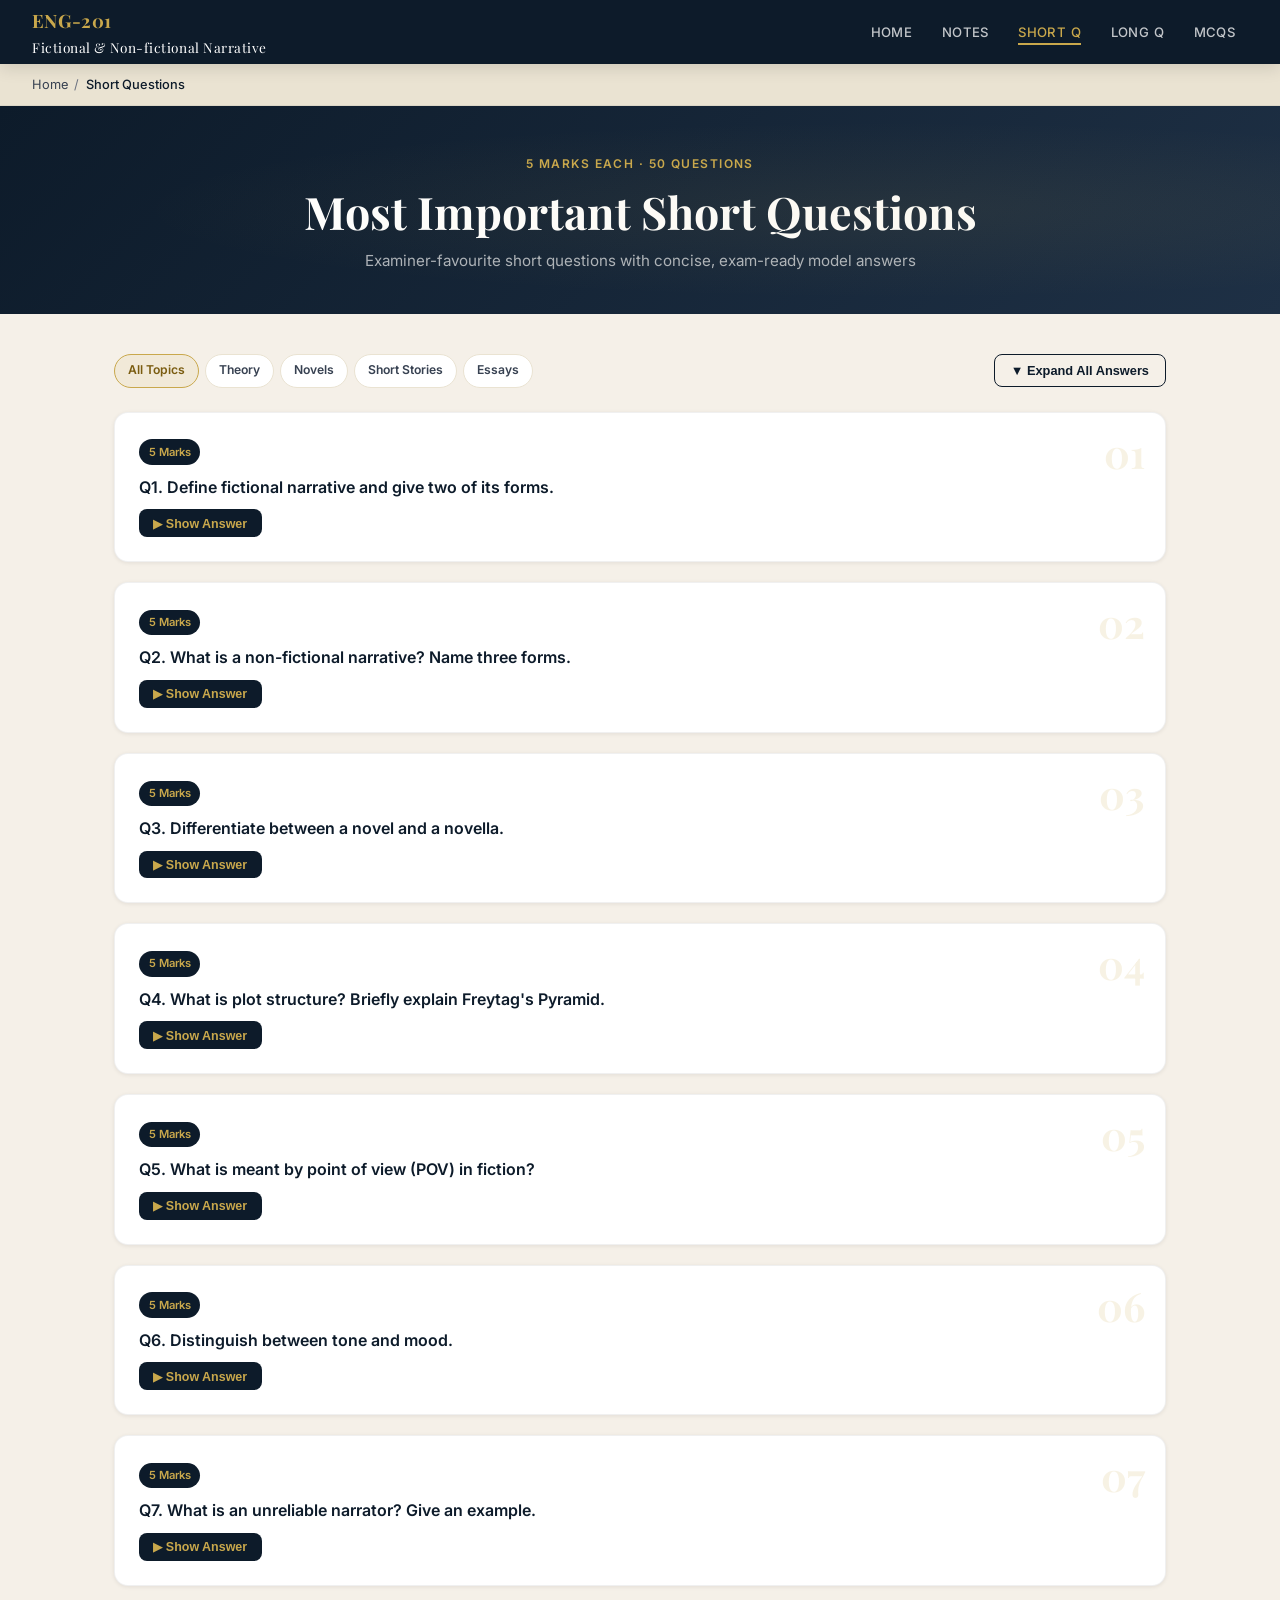
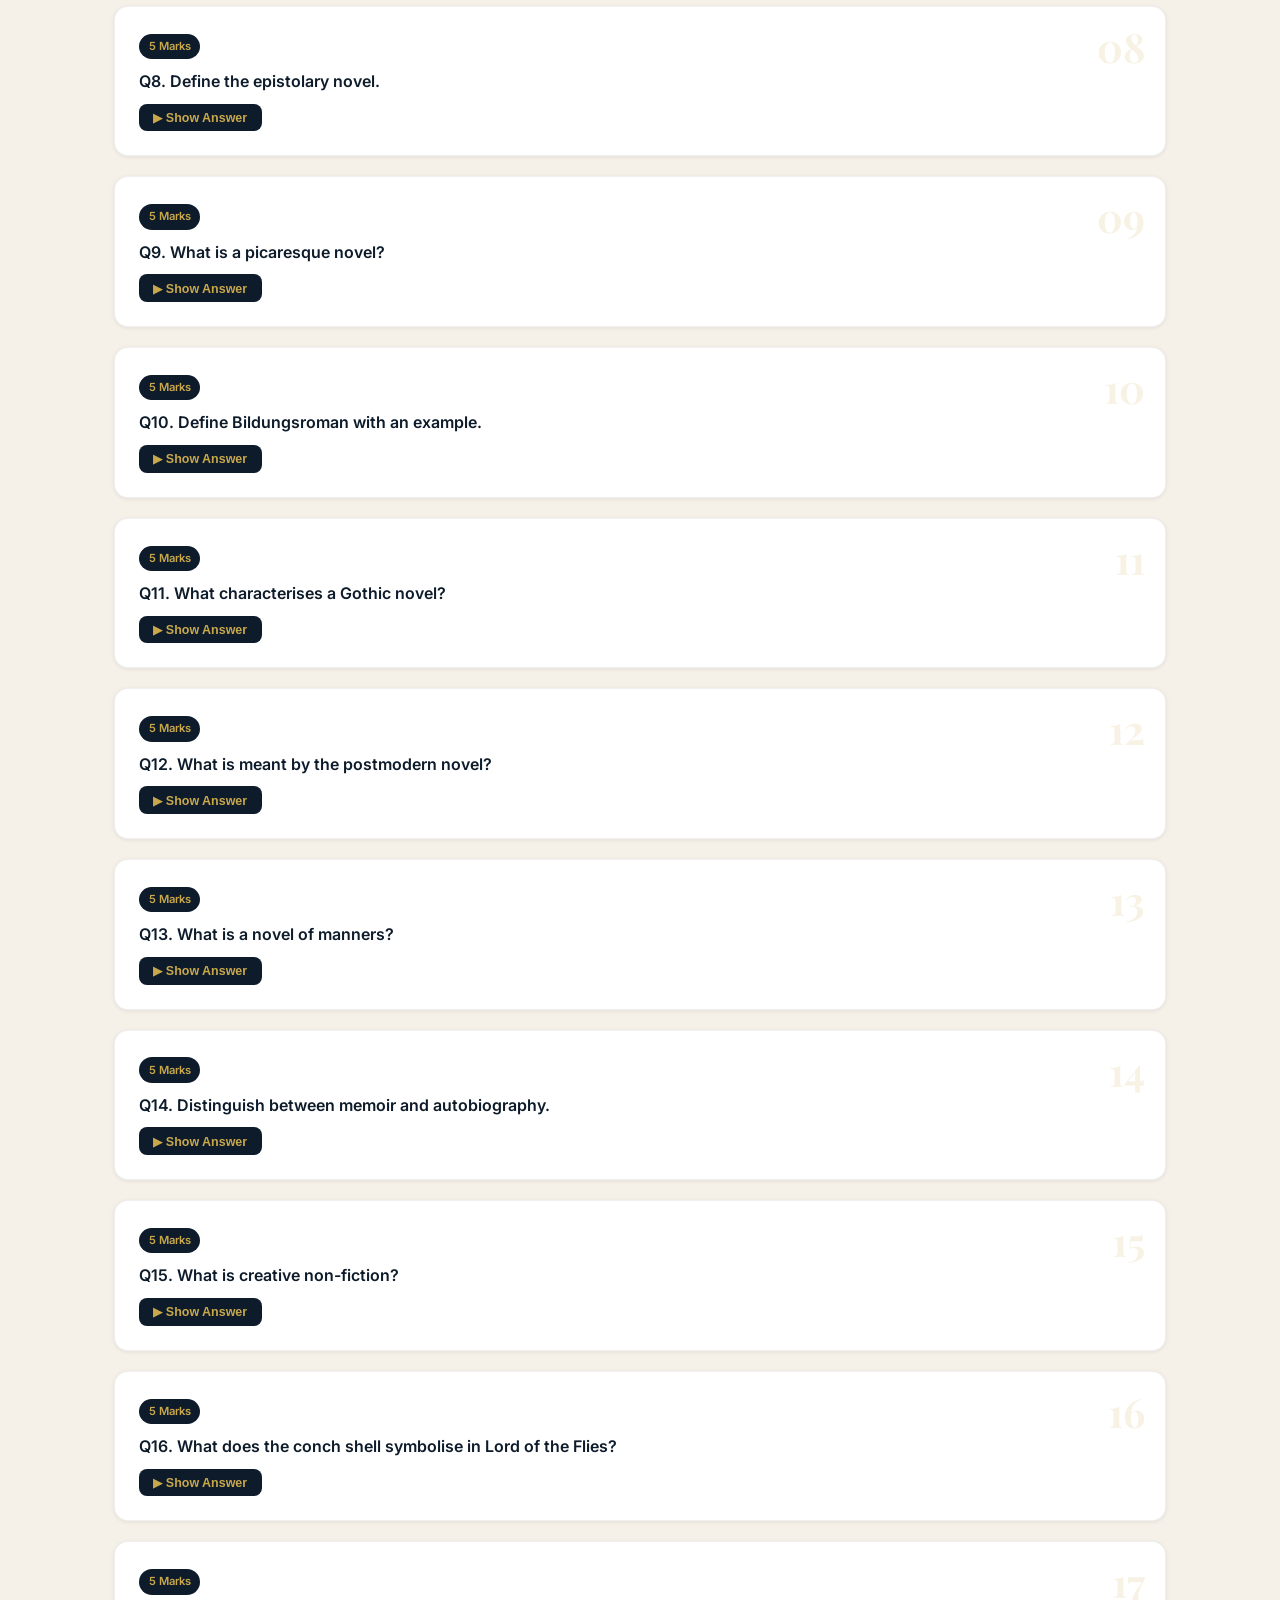
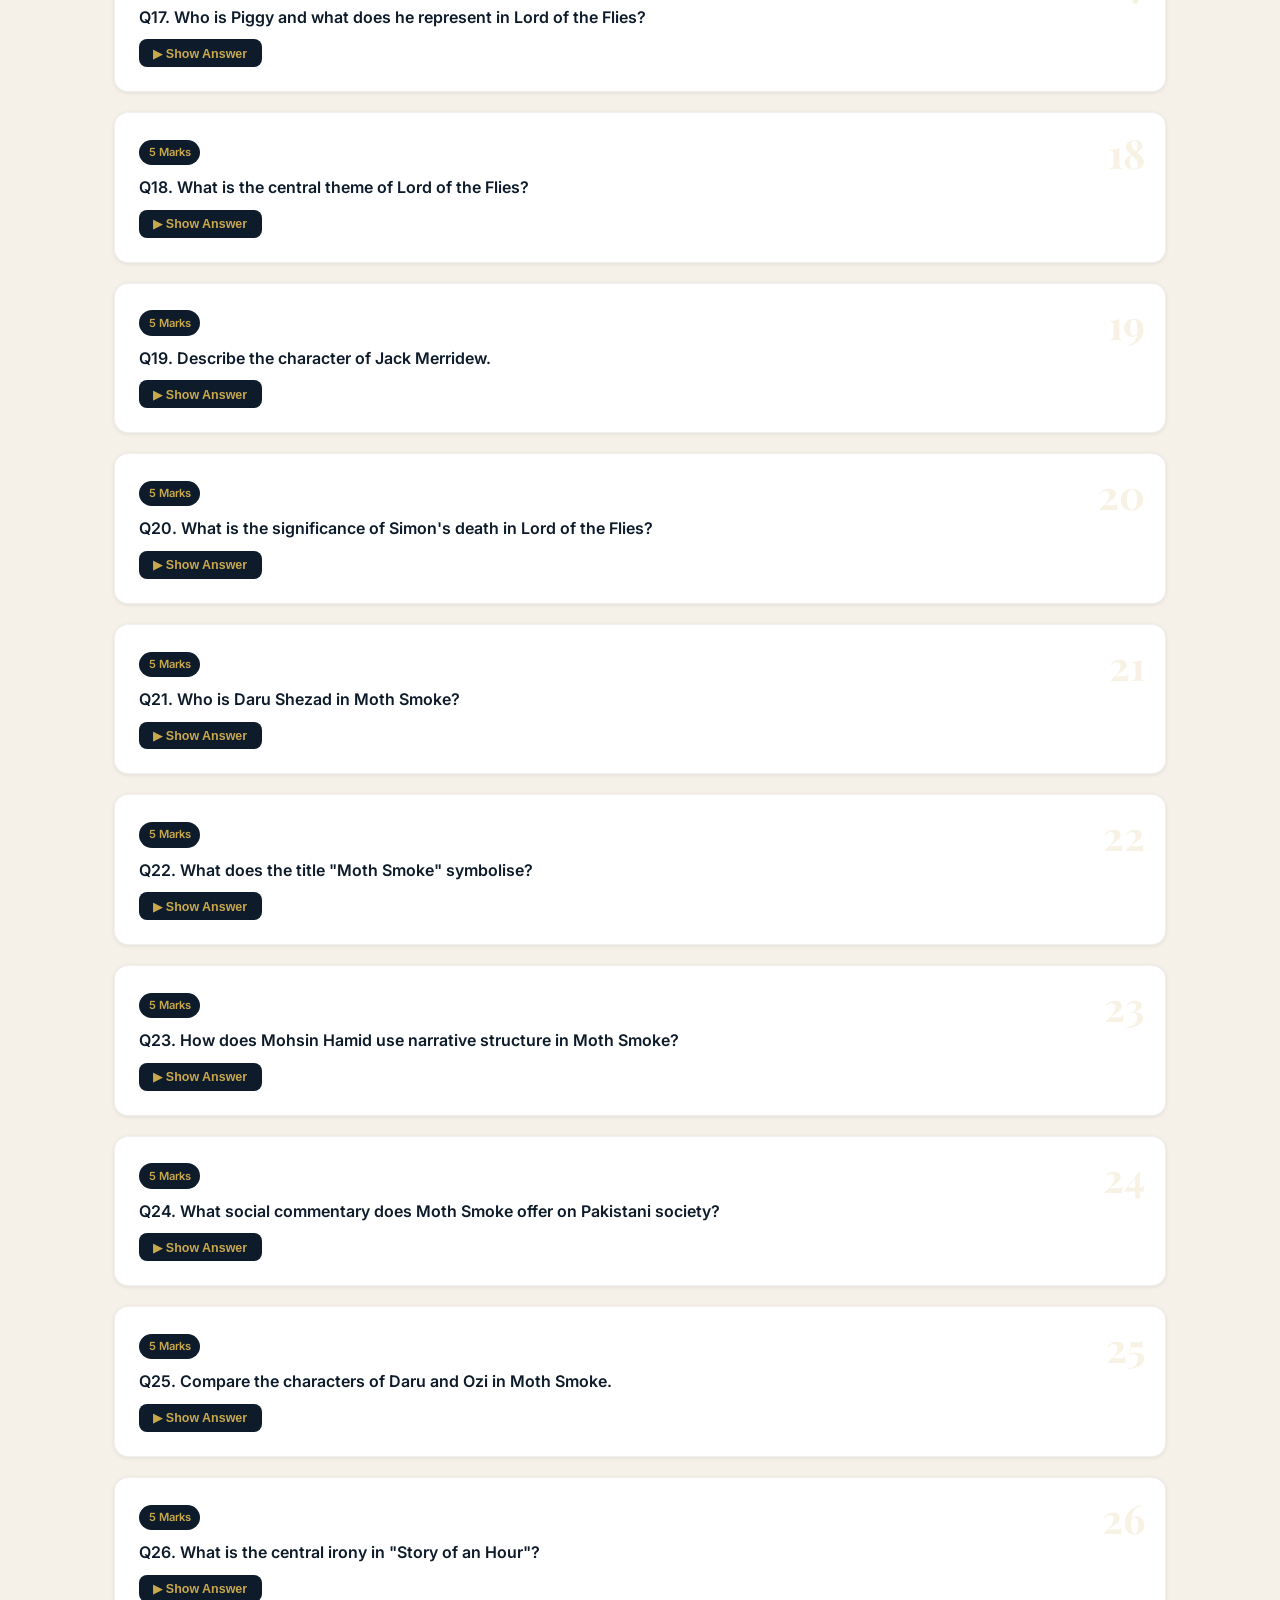
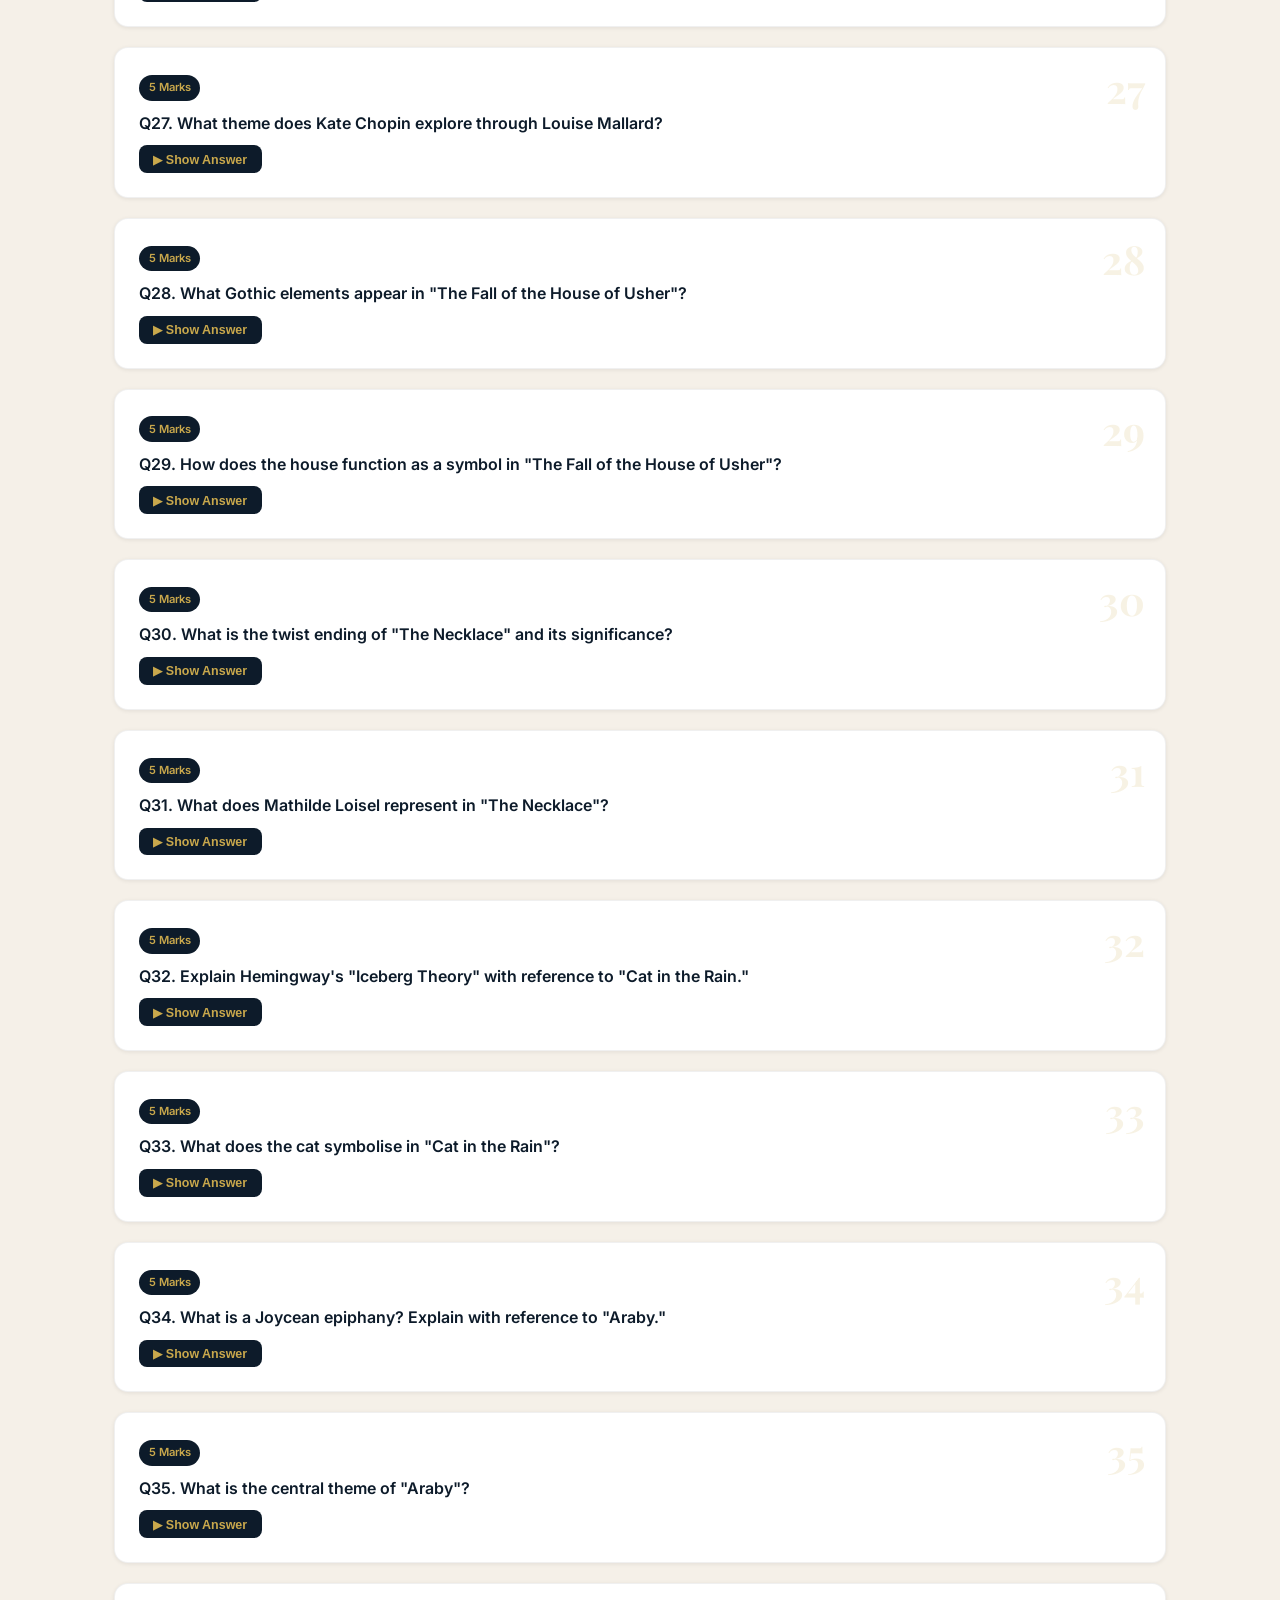
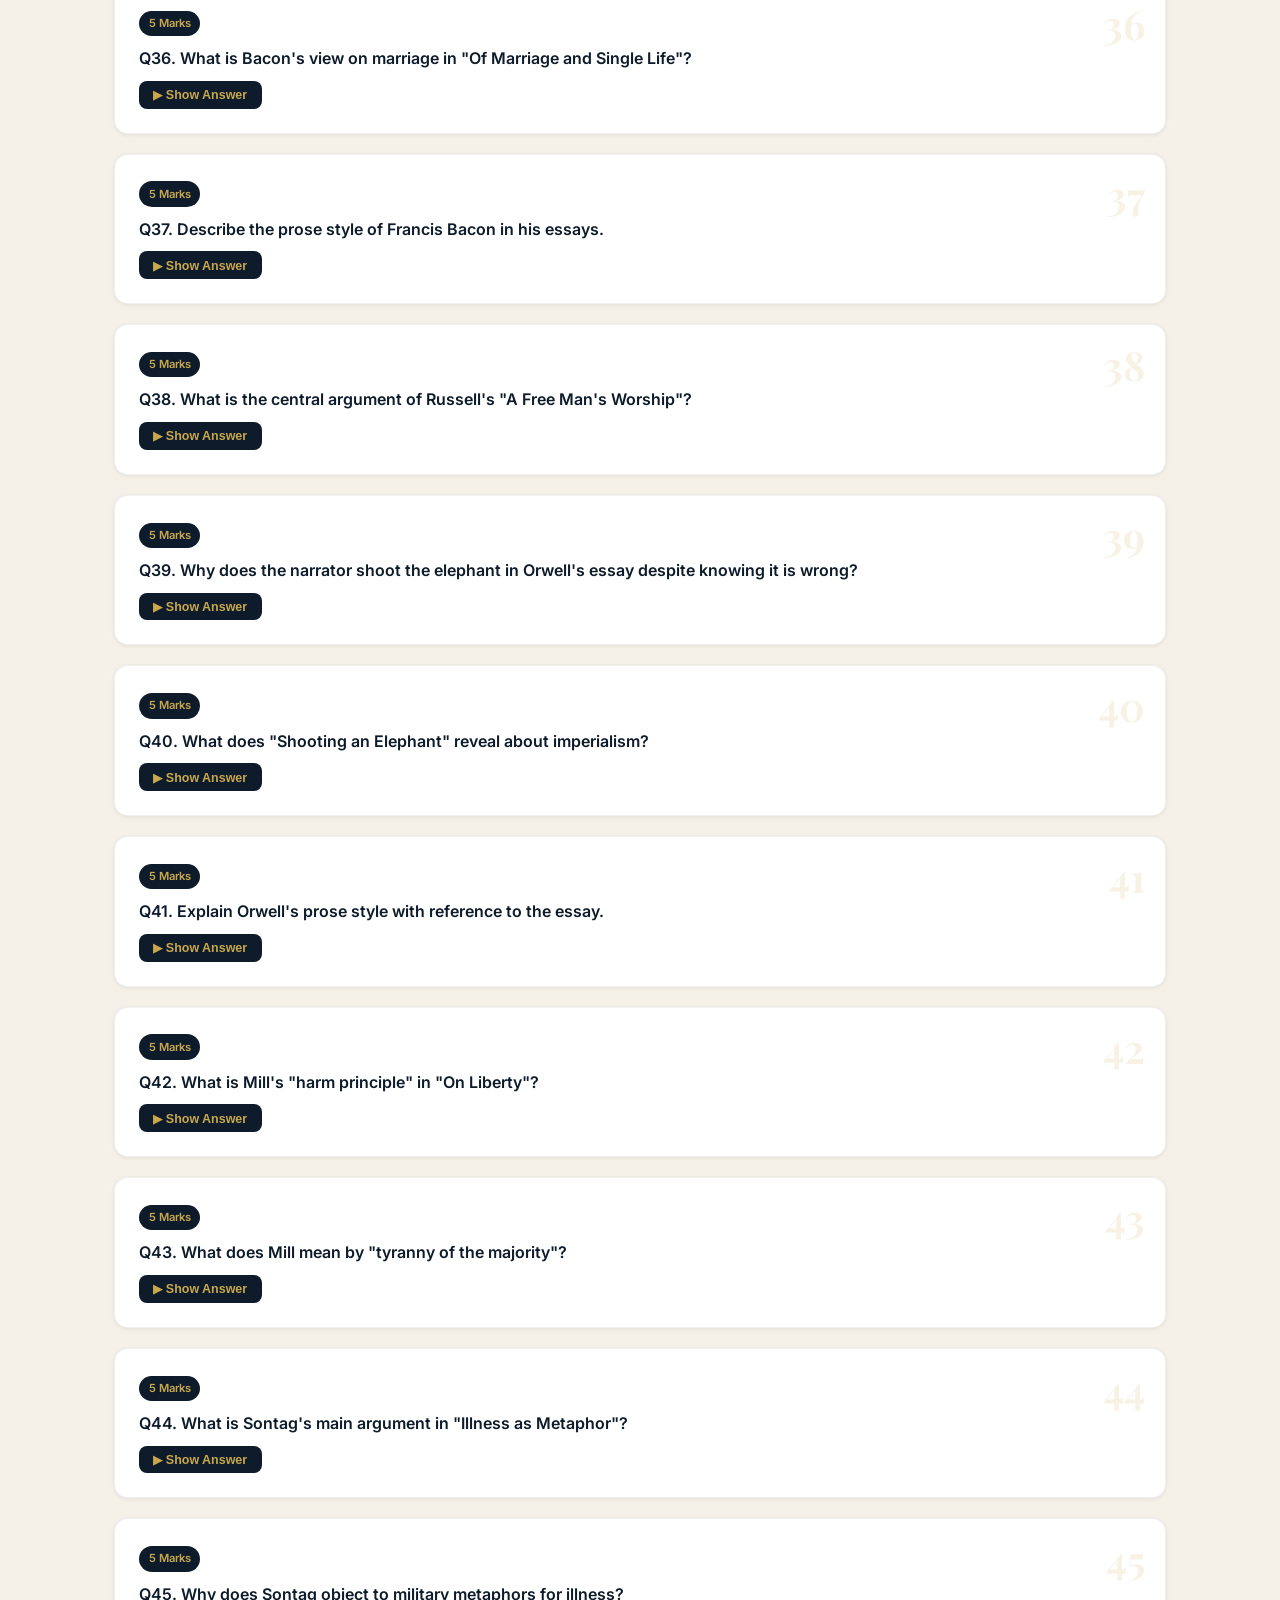
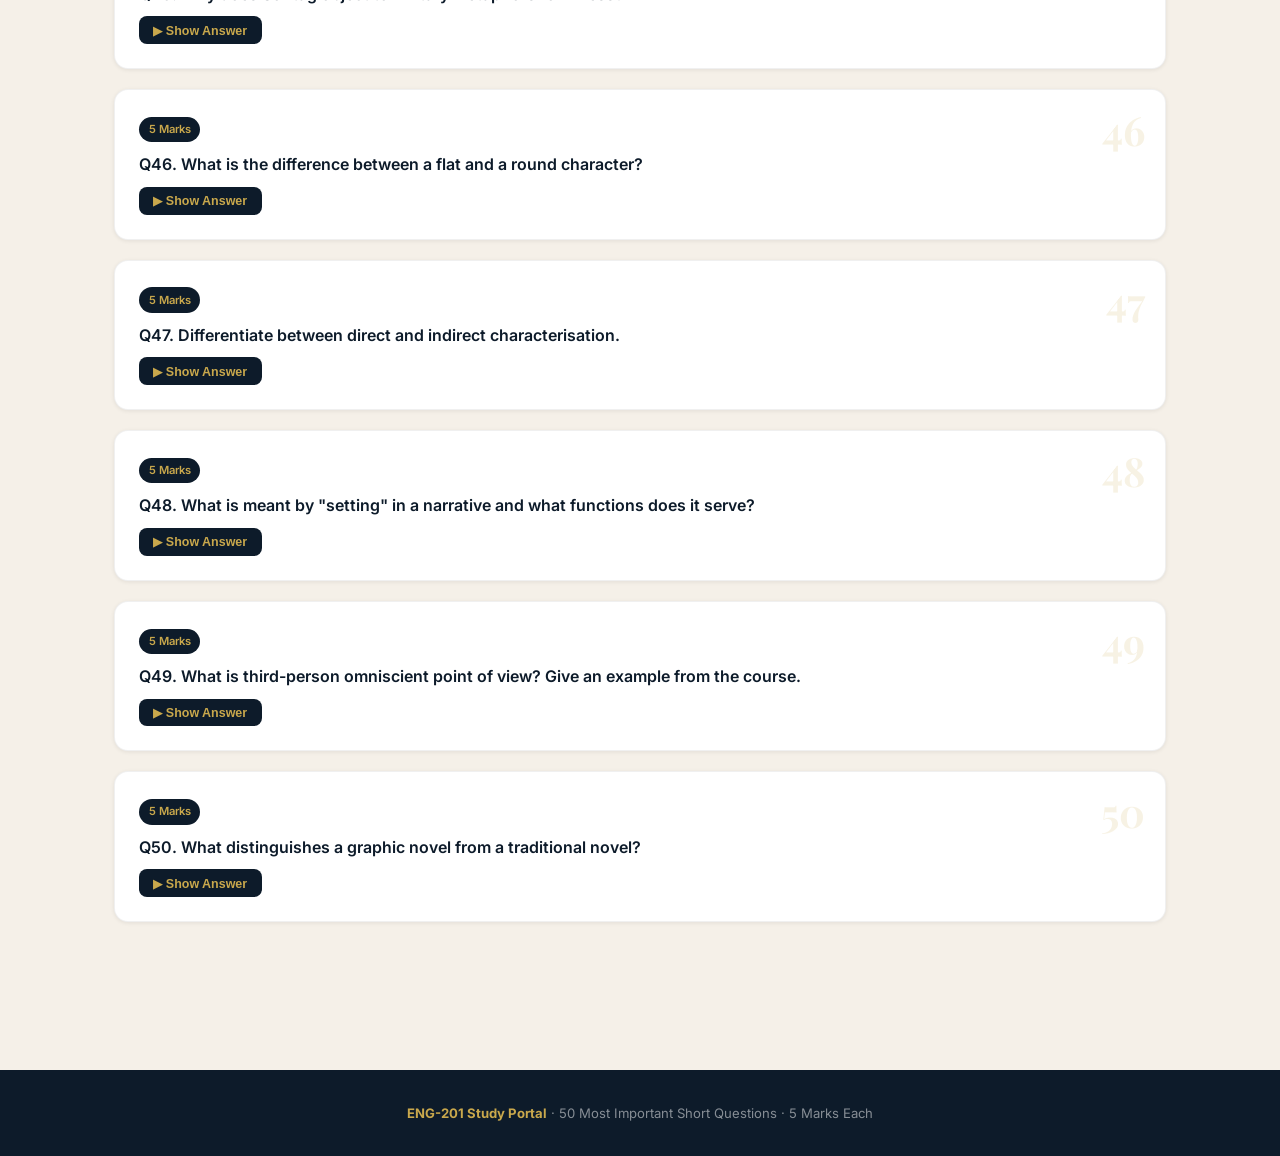
<file: short-questions/sq.html>
<!DOCTYPE html>
<html lang="en">
<head>
  <meta charset="UTF-8" />
  <meta name="viewport" content="width=device-width, initial-scale=1.0" />
  <title>50 Short Questions | ENG-201</title>
  <link rel="stylesheet" href="../css/style.css" />
  <style>
    .toolbar {
      display: flex; align-items: center; justify-content: space-between;
      flex-wrap: wrap; gap: 1rem;
      margin-bottom: 1.5rem;
    }
    .toolbar .btn-sm {
      padding: .5rem 1rem; border-radius: var(--radius);
      font-size: .8rem; font-weight: 600;
      border: 1.5px solid var(--navy); color: var(--navy); background: transparent;
      cursor: pointer; transition: var(--transition);
    }
    .toolbar .btn-sm:hover { background: var(--navy); color: var(--white); }
    .show-answer-btn {
      background: var(--navy); color: var(--gold);
      border: none; padding: .4rem .9rem; border-radius: var(--radius);
      font-size: .78rem; font-weight: 600; cursor: pointer;
      transition: var(--transition);
    }
    .show-answer-btn:hover { background: var(--navy-light); }
    .filter-chips { display: flex; gap: .4rem; flex-wrap: wrap; }
    .chip {
      padding: .35rem .8rem; border-radius: 999px;
      font-size: .76rem; font-weight: 600; cursor: pointer;
      border: 1.5px solid var(--parchment-dark); color: var(--ink-mid);
      transition: var(--transition); background: var(--white);
    }
    .chip:hover, .chip.active { border-color: var(--gold); background: rgba(201,168,76,.1); color: #7A5C10; }
  </style>
</head>
<body>

<nav class="navbar">
  <div class="nav-brand">ENG-201 <span>Fictional &amp; Non-fictional Narrative</span></div>
  <ul class="nav-links">
    <li><a href="../index.html">Home</a></li>
    <li><a href="../chapters/chapter1.html">Notes</a></li>
    <li><a href="sq.html" class="active">Short Q</a></li>
    <li><a href="../long-questions/lq.html">Long Q</a></li>
    <li><a href="../mcqs/mcqs.html">MCQs</a></li>
  </ul>
  <div class="nav-toggle"><span></span><span></span><span></span></div>
</nav>

<div class="breadcrumb">
  <a href="../index.html">Home</a><span class="sep">/</span><span class="current">Short Questions</span>
</div>

<div class="page-header">
  <p class="eyebrow">5 Marks Each · 50 Questions</p>
  <h1>Most Important Short Questions</h1>
  <p>Examiner-favourite short questions with concise, exam-ready model answers</p>
</div>

<div class="container">
  <div class="page-body">

    <div class="toolbar">
      <div class="filter-chips" id="filterChips">
        <span class="chip active" data-filter="all">All Topics</span>
        <span class="chip" data-filter="theory">Theory</span>
        <span class="chip" data-filter="novel">Novels</span>
        <span class="chip" data-filter="story">Short Stories</span>
        <span class="chip" data-filter="essay">Essays</span>
      </div>
      <button class="btn-sm" onclick="toggleAllAnswers()">▼ Expand All Answers</button>
    </div>

    <div id="qList">

      <!-- Q1 -->
      <div class="question-block" data-cat="theory">
        <span class="question-number">01</span>
        <span class="marks-tag">5 Marks</span>
        <h3>Q1. Define fictional narrative and give two of its forms.</h3>
        <button class="show-answer-btn" onclick="toggleAnswer(this)">▶ Show Answer</button>
        <div class="answer-content" style="display:none">
          <p>A fictional narrative is an imaginative account of events and characters created by the author's imagination, aiming to entertain and explore human experience through invented stories. Two forms are the <strong>novel</strong> (long, complex prose narrative) and the <strong>short story</strong> (brief, compressed prose narrative focused on a single event or character).</p>
        </div>
      </div>

      <!-- Q2 -->
      <div class="question-block" data-cat="theory">
        <span class="question-number">02</span>
        <span class="marks-tag">5 Marks</span>
        <h3>Q2. What is a non-fictional narrative? Name three forms.</h3>
        <button class="show-answer-btn" onclick="toggleAnswer(this)">▶ Show Answer</button>
        <div class="answer-content" style="display:none">
          <p>A non-fictional narrative deals with real events, people, and verifiable facts, written to inform, argue, or reflect rather than to invent. Three forms include the <strong>essay</strong>, <strong>biography/autobiography</strong>, and the <strong>travelogue</strong>.</p>
        </div>
      </div>

      <!-- Q3 -->
      <div class="question-block" data-cat="theory">
        <span class="question-number">03</span>
        <span class="marks-tag">5 Marks</span>
        <h3>Q3. Differentiate between a novel and a novella.</h3>
        <button class="show-answer-btn" onclick="toggleAnswer(this)">▶ Show Answer</button>
        <div class="answer-content" style="display:none">
          <p>A novel is a long prose fiction (usually 40,000+ words) with complex plots and multiple characters. A novella is shorter (15,000–40,000 words), occupying a middle ground between the short story and novel, with focused but slightly more developed plot and character than a short story allows.</p>
        </div>
      </div>

      <!-- Q4 -->
      <div class="question-block" data-cat="theory">
        <span class="question-number">04</span>
        <span class="marks-tag">5 Marks</span>
        <h3>Q4. What is plot structure? Briefly explain Freytag's Pyramid.</h3>
        <button class="show-answer-btn" onclick="toggleAnswer(this)">▶ Show Answer</button>
        <div class="answer-content" style="display:none">
          <p>Plot is the structured sequence of events in a narrative. Freytag's Pyramid divides plot into five stages: <strong>Exposition</strong> (introduction), <strong>Rising Action</strong> (building conflict), <strong>Climax</strong> (turning point), <strong>Falling Action</strong> (consequences), and <strong>Denouement</strong> (resolution).</p>
        </div>
      </div>

      <!-- Q5 -->
      <div class="question-block" data-cat="theory">
        <span class="question-number">05</span>
        <span class="marks-tag">5 Marks</span>
        <h3>Q5. What is meant by point of view (POV) in fiction?</h3>
        <button class="show-answer-btn" onclick="toggleAnswer(this)">▶ Show Answer</button>
        <div class="answer-content" style="display:none">
          <p>Point of view is the narrative perspective or vantage point from which a story is told — first person, second person, third person limited, or third person omniscient — and it shapes what information the reader receives and how they interpret events.</p>
        </div>
      </div>

      <!-- Q6 -->
      <div class="question-block" data-cat="theory">
        <span class="question-number">06</span>
        <span class="marks-tag">5 Marks</span>
        <h3>Q6. Distinguish between tone and mood.</h3>
        <button class="show-answer-btn" onclick="toggleAnswer(this)">▶ Show Answer</button>
        <div class="answer-content" style="display:none">
          <p>Tone is the author's attitude toward the subject matter, expressed through word choice and style. Mood is the emotional atmosphere the reader feels while reading. Tone comes from the writer; mood is experienced by the reader.</p>
        </div>
      </div>

      <!-- Q7 -->
      <div class="question-block" data-cat="theory">
        <span class="question-number">07</span>
        <span class="marks-tag">5 Marks</span>
        <h3>Q7. What is an unreliable narrator? Give an example.</h3>
        <button class="show-answer-btn" onclick="toggleAnswer(this)">▶ Show Answer</button>
        <div class="answer-content" style="display:none">
          <p>An unreliable narrator is one whose credibility is compromised — due to bias, limited knowledge, mental state, or deliberate deception — causing the reader to question the truth of the account. Daru in <em>Moth Smoke</em> is an example, as his first-person narration is self-justifying and unreliable.</p>
        </div>
      </div>

      <!-- Q8 -->
      <div class="question-block" data-cat="theory">
        <span class="question-number">08</span>
        <span class="marks-tag">5 Marks</span>
        <h3>Q8. Define the epistolary novel.</h3>
        <button class="show-answer-btn" onclick="toggleAnswer(this)">▶ Show Answer</button>
        <div class="answer-content" style="display:none">
          <p>An epistolary novel is told entirely through a series of documents, typically letters, diary entries, or correspondence, lending the narrative a sense of authenticity and immediacy. Example: <em>Frankenstein</em> by Mary Shelley.</p>
        </div>
      </div>

      <!-- Q9 -->
      <div class="question-block" data-cat="theory">
        <span class="question-number">09</span>
        <span class="marks-tag">5 Marks</span>
        <h3>Q9. What is a picaresque novel?</h3>
        <button class="show-answer-btn" onclick="toggleAnswer(this)">▶ Show Answer</button>
        <div class="answer-content" style="display:none">
          <p>A picaresque novel follows the episodic adventures of a roguish, low-born hero (picaro) as he moves through different social classes, often used to satirise society. It originated in Spanish literary tradition.</p>
        </div>
      </div>

      <!-- Q10 -->
      <div class="question-block" data-cat="theory">
        <span class="question-number">10</span>
        <span class="marks-tag">5 Marks</span>
        <h3>Q10. Define Bildungsroman with an example.</h3>
        <button class="show-answer-btn" onclick="toggleAnswer(this)">▶ Show Answer</button>
        <div class="answer-content" style="display:none">
          <p>Bildungsroman, meaning "novel of formation," traces the psychological, moral, and social development of a protagonist from youth to maturity. Example: <em>Great Expectations</em> by Charles Dickens.</p>
        </div>
      </div>

      <!-- Q11 -->
      <div class="question-block" data-cat="theory">
        <span class="question-number">11</span>
        <span class="marks-tag">5 Marks</span>
        <h3>Q11. What characterises a Gothic novel?</h3>
        <button class="show-answer-btn" onclick="toggleAnswer(this)">▶ Show Answer</button>
        <div class="answer-content" style="display:none">
          <p>A Gothic novel combines horror, mystery, and supernatural elements with psychological terror, typically set in decaying mansions or castles with a brooding, atmospheric tone. Example: "The Fall of the House of Usher" by Poe.</p>
        </div>
      </div>

      <!-- Q12 -->
      <div class="question-block" data-cat="theory">
        <span class="question-number">12</span>
        <span class="marks-tag">5 Marks</span>
        <h3>Q12. What is meant by the postmodern novel?</h3>
        <button class="show-answer-btn" onclick="toggleAnswer(this)">▶ Show Answer</button>
        <div class="answer-content" style="display:none">
          <p>The postmodern novel is self-referential and metafictional, challenging the notion of a single stable truth through irony, fragmentation, multiple narrators, and intertextuality. <em>Moth Smoke</em> by Mohsin Hamid is a key example studied in this course.</p>
        </div>
      </div>

      <!-- Q13 -->
      <div class="question-block" data-cat="theory">
        <span class="question-number">13</span>
        <span class="marks-tag">5 Marks</span>
        <h3>Q13. What is a novel of manners?</h3>
        <button class="show-answer-btn" onclick="toggleAnswer(this)">▶ Show Answer</button>
        <div class="answer-content" style="display:none">
          <p>A novel of manners focuses on the customs, behaviours, and values of a particular social class, often with a satirical edge highlighting social hypocrisy. Example: <em>Pride and Prejudice</em> by Jane Austen.</p>
        </div>
      </div>

      <!-- Q14 -->
      <div class="question-block" data-cat="theory">
        <span class="question-number">14</span>
        <span class="marks-tag">5 Marks</span>
        <h3>Q14. Distinguish between memoir and autobiography.</h3>
        <button class="show-answer-btn" onclick="toggleAnswer(this)">▶ Show Answer</button>
        <div class="answer-content" style="display:none">
          <p>An autobiography covers the author's entire life chronologically, while a memoir is more selective, focusing on a specific period, theme, or set of experiences from the author's life, often with greater emotional or thematic focus.</p>
        </div>
      </div>

      <!-- Q15 -->
      <div class="question-block" data-cat="theory">
        <span class="question-number">15</span>
        <span class="marks-tag">5 Marks</span>
        <h3>Q15. What is creative non-fiction?</h3>
        <button class="show-answer-btn" onclick="toggleAnswer(this)">▶ Show Answer</button>
        <div class="answer-content" style="display:none">
          <p>Creative non-fiction applies literary techniques such as imagery, narrative structure, and metaphor to factual writing, blurring the line between fiction and non-fiction while remaining grounded in real events.</p>
        </div>
      </div>

      <!-- Q16 -->
      <div class="question-block" data-cat="novel">
        <span class="question-number">16</span>
        <span class="marks-tag">5 Marks</span>
        <h3>Q16. What does the conch shell symbolise in Lord of the Flies?</h3>
        <button class="show-answer-btn" onclick="toggleAnswer(this)">▶ Show Answer</button>
        <div class="answer-content" style="display:none">
          <p>The conch shell symbolises civilised order, democratic authority, and legitimate leadership. Whoever holds it has the right to speak; its destruction near the novel's end marks the final collapse of order into savagery.</p>
        </div>
      </div>

      <!-- Q17 -->
      <div class="question-block" data-cat="novel">
        <span class="question-number">17</span>
        <span class="marks-tag">5 Marks</span>
        <h3>Q17. Who is Piggy and what does he represent in Lord of the Flies?</h3>
        <button class="show-answer-btn" onclick="toggleAnswer(this)">▶ Show Answer</button>
        <div class="answer-content" style="display:none">
          <p>Piggy is an overweight, asthmatic boy who represents reason, intellect, and scientific thinking. Despite his valuable insight, he is mocked and marginalised, and his eventual death symbolises the destruction of rational order on the island.</p>
        </div>
      </div>

      <!-- Q18 -->
      <div class="question-block" data-cat="novel">
        <span class="question-number">18</span>
        <span class="marks-tag">5 Marks</span>
        <h3>Q18. What is the central theme of Lord of the Flies?</h3>
        <button class="show-answer-btn" onclick="toggleAnswer(this)">▶ Show Answer</button>
        <div class="answer-content" style="display:none">
          <p>The central theme is the conflict between civilisation and savagery — the novel argues that evil is innate within all human beings, not a product of external circumstances, and that the thin veneer of social order can collapse rapidly without structure.</p>
        </div>
      </div>

      <!-- Q19 -->
      <div class="question-block" data-cat="novel">
        <span class="question-number">19</span>
        <span class="marks-tag">5 Marks</span>
        <h3>Q19. Describe the character of Jack Merridew.</h3>
        <button class="show-answer-btn" onclick="toggleAnswer(this)">▶ Show Answer</button>
        <div class="answer-content" style="display:none">
          <p>Jack is the antagonist of the novel, representing savagery, the desire for power, and submission to primal instinct. His transformation from a choirboy into a tribal hunter-leader charts the novel's descent from order into violent chaos.</p>
        </div>
      </div>

      <!-- Q20 -->
      <div class="question-block" data-cat="novel">
        <span class="question-number">20</span>
        <span class="marks-tag">5 Marks</span>
        <h3>Q20. What is the significance of Simon's death in Lord of the Flies?</h3>
        <button class="show-answer-btn" onclick="toggleAnswer(this)">▶ Show Answer</button>
        <div class="answer-content" style="display:none">
          <p>Simon, who represents spiritual insight and natural goodness, is killed by the other boys in a frenzied, ritualistic mob attack after he tries to reveal the truth about the "beast." His death symbolises the destruction of innocence and truth by collective savagery.</p>
        </div>
      </div>

      <!-- Q21 -->
      <div class="question-block" data-cat="novel">
        <span class="question-number">21</span>
        <span class="marks-tag">5 Marks</span>
        <h3>Q21. Who is Daru Shezad in Moth Smoke?</h3>
        <button class="show-answer-btn" onclick="toggleAnswer(this)">▶ Show Answer</button>
        <div class="answer-content" style="display:none">
          <p>Daru Shezad is the protagonist, a Lahore-based banker who loses his job and gradually descends into drug addiction, poverty, and crime, while engaging in a destructive affair with his best friend's wife, Mumtaz.</p>
        </div>
      </div>

      <!-- Q22 -->
      <div class="question-block" data-cat="novel">
        <span class="question-number">22</span>
        <span class="marks-tag">5 Marks</span>
        <h3>Q22. What does the title "Moth Smoke" symbolise?</h3>
        <button class="show-answer-btn" onclick="toggleAnswer(this)">▶ Show Answer</button>
        <div class="answer-content" style="display:none">
          <p>The title evokes the image of a moth drawn fatally to a flame — symbolising how Daru is drawn to the elite, wealthy lifestyle he cannot sustainably belong to, ultimately being destroyed by his pursuit of it.</p>
        </div>
      </div>

      <!-- Q23 -->
      <div class="question-block" data-cat="novel">
        <span class="question-number">23</span>
        <span class="marks-tag">5 Marks</span>
        <h3>Q23. How does Mohsin Hamid use narrative structure in Moth Smoke?</h3>
        <button class="show-answer-btn" onclick="toggleAnswer(this)">▶ Show Answer</button>
        <div class="answer-content" style="display:none">
          <p>Hamid uses a multi-voiced, postmodern structure where different characters narrate alternating chapters, framed as testimonies in Daru's trial. This fragmented structure creates ambiguity about truth and responsibility.</p>
        </div>
      </div>

      <!-- Q24 -->
      <div class="question-block" data-cat="novel">
        <span class="question-number">24</span>
        <span class="marks-tag">5 Marks</span>
        <h3>Q24. What social commentary does Moth Smoke offer on Pakistani society?</h3>
        <button class="show-answer-btn" onclick="toggleAnswer(this)">▶ Show Answer</button>
        <div class="answer-content" style="display:none">
          <p>The novel critiques deep class inequality, elite corruption and impunity, and a national identity crisis set against the backdrop of Pakistan's 1998 nuclear tests, showing how privilege shields the wealthy while ordinary people like Daru bear the consequences of a corrupt system.</p>
        </div>
      </div>

      <!-- Q25 -->
      <div class="question-block" data-cat="novel">
        <span class="question-number">25</span>
        <span class="marks-tag">5 Marks</span>
        <h3>Q25. Compare the characters of Daru and Ozi in Moth Smoke.</h3>
        <button class="show-answer-btn" onclick="toggleAnswer(this)">▶ Show Answer</button>
        <div class="answer-content" style="display:none">
          <p>Daru is a once-promising middle-class man who falls into ruin once he loses institutional support, while Ozi, born into wealth and privilege, commits equally corrupt acts but remains protected and unpunished — illustrating the novel's theme of class-based impunity.</p>
        </div>
      </div>

      <!-- Q26 -->
      <div class="question-block" data-cat="story">
        <span class="question-number">26</span>
        <span class="marks-tag">5 Marks</span>
        <h3>Q26. What is the central irony in "Story of an Hour"?</h3>
        <button class="show-answer-btn" onclick="toggleAnswer(this)">▶ Show Answer</button>
        <div class="answer-content" style="display:none">
          <p>The central irony is that Louise Mallard, believed to be grieving her husband's death, is actually experiencing liberation and joy at the thought of freedom; when her husband returns alive, she dies — ironically not of joy, as the doctors assume, but from the shock of losing her newfound freedom.</p>
        </div>
      </div>

      <!-- Q27 -->
      <div class="question-block" data-cat="story">
        <span class="question-number">27</span>
        <span class="marks-tag">5 Marks</span>
        <h3>Q27. What theme does Kate Chopin explore through Louise Mallard?</h3>
        <button class="show-answer-btn" onclick="toggleAnswer(this)">▶ Show Answer</button>
        <div class="answer-content" style="display:none">
          <p>Chopin explores the theme of female oppression within marriage and the longing for personal freedom and self-ownership, critiquing the social constraints placed on women in the late 19th century.</p>
        </div>
      </div>

      <!-- Q28 -->
      <div class="question-block" data-cat="story">
        <span class="question-number">28</span>
        <span class="marks-tag">5 Marks</span>
        <h3>Q28. What Gothic elements appear in "The Fall of the House of Usher"?</h3>
        <button class="show-answer-btn" onclick="toggleAnswer(this)">▶ Show Answer</button>
        <div class="answer-content" style="display:none">
          <p>The story features a decaying mansion, mysterious illness, premature burial, an atmosphere of dread, and a supernatural coincidence between the house's collapse and the deaths of the Usher twins — all hallmark Gothic elements.</p>
        </div>
      </div>

      <!-- Q29 -->
      <div class="question-block" data-cat="story">
        <span class="question-number">29</span>
        <span class="marks-tag">5 Marks</span>
        <h3>Q29. How does the house function as a symbol in "The Fall of the House of Usher"?</h3>
        <button class="show-answer-btn" onclick="toggleAnswer(this)">▶ Show Answer</button>
        <div class="answer-content" style="display:none">
          <p>The house mirrors Roderick Usher's deteriorating mental state — both the family lineage and the physical structure are cracking apart, and the house's final collapse occurs simultaneously with the deaths of Roderick and Madeline.</p>
        </div>
      </div>

      <!-- Q30 -->
      <div class="question-block" data-cat="story">
        <span class="question-number">30</span>
        <span class="marks-tag">5 Marks</span>
        <h3>Q30. What is the twist ending of "The Necklace" and its significance?</h3>
        <button class="show-answer-btn" onclick="toggleAnswer(this)">▶ Show Answer</button>
        <div class="answer-content" style="display:none">
          <p>After ten years of poverty spent replacing what she believed was a lost diamond necklace, Mathilde learns the original necklace was actually fake. The twist illustrates situational irony and critiques vanity, pride, and the destructive pursuit of appearances.</p>
        </div>
      </div>

      <!-- Q31 -->
      <div class="question-block" data-cat="story">
        <span class="question-number">31</span>
        <span class="marks-tag">5 Marks</span>
        <h3>Q31. What does Mathilde Loisel represent in "The Necklace"?</h3>
        <button class="show-answer-btn" onclick="toggleAnswer(this)">▶ Show Answer</button>
        <div class="answer-content" style="display:none">
          <p>Mathilde represents the dangers of vanity and dissatisfaction with one's social position; her obsession with appearing wealthy leads directly to the very poverty she always feared.</p>
        </div>
      </div>

      <!-- Q32 -->
      <div class="question-block" data-cat="story">
        <span class="question-number">32</span>
        <span class="marks-tag">5 Marks</span>
        <h3>Q32. Explain Hemingway's "Iceberg Theory" with reference to "Cat in the Rain."</h3>
        <button class="show-answer-btn" onclick="toggleAnswer(this)">▶ Show Answer</button>
        <div class="answer-content" style="display:none">
          <p>The Iceberg Theory holds that a story's deeper meaning should remain submerged beneath a simple surface narrative. In "Cat in the Rain," Hemingway never explicitly states the wife's emotional dissatisfaction; it is implied through her longing for the cat, symbolising her unmet desire for nurturing, identity, and home.</p>
        </div>
      </div>

      <!-- Q33 -->
      <div class="question-block" data-cat="story">
        <span class="question-number">33</span>
        <span class="marks-tag">5 Marks</span>
        <h3>Q33. What does the cat symbolise in "Cat in the Rain"?</h3>
        <button class="show-answer-btn" onclick="toggleAnswer(this)">▶ Show Answer</button>
        <div class="answer-content" style="display:none">
          <p>The cat symbolises the wife's unfulfilled desire for nurturing, domesticity, and emotional connection — needs her husband fails to acknowledge or fulfil, highlighting the alienation within their marriage.</p>
        </div>
      </div>

      <!-- Q34 -->
      <div class="question-block" data-cat="story">
        <span class="question-number">34</span>
        <span class="marks-tag">5 Marks</span>
        <h3>Q34. What is a Joycean epiphany? Explain with reference to "Araby."</h3>
        <button class="show-answer-btn" onclick="toggleAnswer(this)">▶ Show Answer</button>
        <div class="answer-content" style="display:none">
          <p>A Joycean epiphany is a sudden moment of spiritual or psychological insight experienced by a character. In "Araby," the boy's epiphany occurs at the bazaar when he realises the vanity and falseness of his romantic infatuation, leading to anguish and self-recognition.</p>
        </div>
      </div>

      <!-- Q35 -->
      <div class="question-block" data-cat="story">
        <span class="question-number">35</span>
        <span class="marks-tag">5 Marks</span>
        <h3>Q35. What is the central theme of "Araby"?</h3>
        <button class="show-answer-btn" onclick="toggleAnswer(this)">▶ Show Answer</button>
        <div class="answer-content" style="display:none">
          <p>The central theme is the loss of innocence and the painful gap between romantic idealism and disappointing reality, set against the backdrop of a dull, paralysed colonial Dublin.</p>
        </div>
      </div>

      <!-- Q36 -->
      <div class="question-block" data-cat="essay">
        <span class="question-number">36</span>
        <span class="marks-tag">5 Marks</span>
        <h3>Q36. What is Bacon's view on marriage in "Of Marriage and Single Life"?</h3>
        <button class="show-answer-btn" onclick="toggleAnswer(this)">▶ Show Answer</button>
        <div class="answer-content" style="display:none">
          <p>Bacon argues that married men make better citizens and subjects but are less free to pursue great public enterprises, since wife and children become "hostages to fortune" that limit risk-taking and ambition.</p>
        </div>
      </div>

      <!-- Q37 -->
      <div class="question-block" data-cat="essay">
        <span class="question-number">37</span>
        <span class="marks-tag">5 Marks</span>
        <h3>Q37. Describe the prose style of Francis Bacon in his essays.</h3>
        <button class="show-answer-btn" onclick="toggleAnswer(this)">▶ Show Answer</button>
        <div class="answer-content" style="display:none">
          <p>Bacon's style is aphoristic, dense, and Latinate, composed of short, epigrammatic sentences that pack maximum meaning into minimal words. His tone is impersonal and purely argumentative rather than confessional.</p>
        </div>
      </div>

      <!-- Q38 -->
      <div class="question-block" data-cat="essay">
        <span class="question-number">38</span>
        <span class="marks-tag">5 Marks</span>
        <h3>Q38. What is the central argument of Russell's "A Free Man's Worship"?</h3>
        <button class="show-answer-btn" onclick="toggleAnswer(this)">▶ Show Answer</button>
        <div class="answer-content" style="display:none">
          <p>Russell argues that although the universe is indifferent and without inherent purpose, human beings can achieve dignity and meaning by freely choosing to value goodness, beauty, and truth, rather than worshipping power.</p>
        </div>
      </div>

      <!-- Q39 -->
      <div class="question-block" data-cat="essay">
        <span class="question-number">39</span>
        <span class="marks-tag">5 Marks</span>
        <h3>Q39. Why does the narrator shoot the elephant in Orwell's essay despite knowing it is wrong?</h3>
        <button class="show-answer-btn" onclick="toggleAnswer(this)">▶ Show Answer</button>
        <div class="answer-content" style="display:none">
          <p>The narrator shoots the elephant to avoid appearing weak or foolish before the watching Burmese crowd, illustrating how colonial power forces the oppressor to act against his own conscience to maintain an illusion of authority.</p>
        </div>
      </div>

      <!-- Q40 -->
      <div class="question-block" data-cat="essay">
        <span class="question-number">40</span>
        <span class="marks-tag">5 Marks</span>
        <h3>Q40. What does "Shooting an Elephant" reveal about imperialism?</h3>
        <button class="show-answer-btn" onclick="toggleAnswer(this)">▶ Show Answer</button>
        <div class="answer-content" style="display:none">
          <p>The essay reveals that imperialism corrupts both the colonised and the coloniser; the officer becomes a puppet of the very people he supposedly rules, sacrificing his moral agency to preserve the colonial image of unwavering authority.</p>
        </div>
      </div>

      <!-- Q41 -->
      <div class="question-block" data-cat="essay">
        <span class="question-number">41</span>
        <span class="marks-tag">5 Marks</span>
        <h3>Q41. Explain Orwell's prose style with reference to the essay.</h3>
        <button class="show-answer-btn" onclick="toggleAnswer(this)">▶ Show Answer</button>
        <div class="answer-content" style="display:none">
          <p>Orwell's style is plain, direct, and vivid, using concrete imagery and simple diction. The essay adopts a confessional, self-critical first-person mode that exposes his own moral failure honestly.</p>
        </div>
      </div>

      <!-- Q42 -->
      <div class="question-block" data-cat="essay">
        <span class="question-number">42</span>
        <span class="marks-tag">5 Marks</span>
        <h3>Q42. What is Mill's "harm principle" in "On Liberty"?</h3>
        <button class="show-answer-btn" onclick="toggleAnswer(this)">▶ Show Answer</button>
        <div class="answer-content" style="display:none">
          <p>Mill's harm principle states that the only legitimate reason to restrict an individual's freedom of action is to prevent harm to others; a person's own good, physical or moral, is not sufficient justification for interference.</p>
        </div>
      </div>

      <!-- Q43 -->
      <div class="question-block" data-cat="essay">
        <span class="question-number">43</span>
        <span class="marks-tag">5 Marks</span>
        <h3>Q43. What does Mill mean by "tyranny of the majority"?</h3>
        <button class="show-answer-btn" onclick="toggleAnswer(this)">▶ Show Answer</button>
        <div class="answer-content" style="display:none">
          <p>Mill argues that social pressure and public opinion can suppress individual freedom just as severely as government tyranny, since society can enforce conformity through custom and disapproval rather than law.</p>
        </div>
      </div>

      <!-- Q44 -->
      <div class="question-block" data-cat="essay">
        <span class="question-number">44</span>
        <span class="marks-tag">5 Marks</span>
        <h3>Q44. What is Sontag's main argument in "Illness as Metaphor"?</h3>
        <button class="show-answer-btn" onclick="toggleAnswer(this)">▶ Show Answer</button>
        <div class="answer-content" style="display:none">
          <p>Sontag argues that society wrongly uses metaphor (such as describing cancer as a "battle" or illness as a moral punishment) to interpret disease, and that these metaphors stigmatise patients; illness should instead be understood as a purely physical condition.</p>
        </div>
      </div>

      <!-- Q45 -->
      <div class="question-block" data-cat="essay">
        <span class="question-number">45</span>
        <span class="marks-tag">5 Marks</span>
        <h3>Q45. Why does Sontag object to military metaphors for illness?</h3>
        <button class="show-answer-btn" onclick="toggleAnswer(this)">▶ Show Answer</button>
        <div class="answer-content" style="display:none">
          <p>Sontag objects because military metaphors ("battling," "fighting," "losing the fight") imply that the patient is responsible for the outcome, creating unnecessary guilt and shifting focus from medical reality to a false narrative of personal weakness or failure.</p>
        </div>
      </div>

      <!-- Q46 -->
      <div class="question-block" data-cat="theory">
        <span class="question-number">46</span>
        <span class="marks-tag">5 Marks</span>
        <h3>Q46. What is the difference between a flat and a round character?</h3>
        <button class="show-answer-btn" onclick="toggleAnswer(this)">▶ Show Answer</button>
        <div class="answer-content" style="display:none">
          <p>A flat character is one-dimensional and predictable, often representing a single trait or type. A round character is complex and multi-dimensional, capable of growth, contradiction, and surprising the reader — as Daru is in <em>Moth Smoke</em>.</p>
        </div>
      </div>

      <!-- Q47 -->
      <div class="question-block" data-cat="theory">
        <span class="question-number">47</span>
        <span class="marks-tag">5 Marks</span>
        <h3>Q47. Differentiate between direct and indirect characterisation.</h3>
        <button class="show-answer-btn" onclick="toggleAnswer(this)">▶ Show Answer</button>
        <div class="answer-content" style="display:none">
          <p>Direct (explicit) characterisation occurs when the author directly states a character's traits. Indirect (dramatic) characterisation reveals character through actions, dialogue, thoughts, and the reactions of other characters, requiring the reader to infer traits.</p>
        </div>
      </div>

      <!-- Q48 -->
      <div class="question-block" data-cat="theory">
        <span class="question-number">48</span>
        <span class="marks-tag">5 Marks</span>
        <h3>Q48. What is meant by "setting" in a narrative and what functions does it serve?</h3>
        <button class="show-answer-btn" onclick="toggleAnswer(this)">▶ Show Answer</button>
        <div class="answer-content" style="display:none">
          <p>Setting refers to the time, place, and social environment of a story. It functions to establish atmosphere and context, reflect characters' psychological states, and often reinforces the narrative's central themes.</p>
        </div>
      </div>

      <!-- Q49 -->
      <div class="question-block" data-cat="theory">
        <span class="question-number">49</span>
        <span class="marks-tag">5 Marks</span>
        <h3>Q49. What is third-person omniscient point of view? Give an example from the course.</h3>
        <button class="show-answer-btn" onclick="toggleAnswer(this)">▶ Show Answer</button>
        <div class="answer-content" style="display:none">
          <p>Third-person omniscient POV is a narration style where the narrator stands outside the story but has complete access to all characters' thoughts, feelings, and motivations. <em>Lord of the Flies</em> is narrated in this mode, allowing Golding to control dramatic irony.</p>
        </div>
      </div>

      <!-- Q50 -->
      <div class="question-block" data-cat="theory">
        <span class="question-number">50</span>
        <span class="marks-tag">5 Marks</span>
        <h3>Q50. What distinguishes a graphic novel from a traditional novel?</h3>
        <button class="show-answer-btn" onclick="toggleAnswer(this)">▶ Show Answer</button>
        <div class="answer-content" style="display:none">
          <p>A graphic novel tells its narrative through sequential art combined with text, relying on visual storytelling alongside dialogue and captions, whereas a traditional novel is conveyed entirely through prose. Example: <em>Maus</em> by Art Spiegelman.</p>
        </div>
      </div>

    </div><!-- /qList -->
  </div>
</div>

<footer class="site-footer">
  <strong>ENG-201 Study Portal</strong> · 50 Most Important Short Questions · 5 Marks Each
</footer>

<script src="../js/main.js"></script>
<script>
  // Filter chips
  document.querySelectorAll('.chip').forEach(chip => {
    chip.addEventListener('click', () => {
      document.querySelectorAll('.chip').forEach(c => c.classList.remove('active'));
      chip.classList.add('active');
      const filter = chip.dataset.filter;
      document.querySelectorAll('.question-block').forEach(block => {
        block.style.display = (filter === 'all' || block.dataset.cat === filter) ? '' : 'none';
      });
    });
  });

  // Expand/collapse all
  let allExpanded = false;
  function toggleAllAnswers() {
    allExpanded = !allExpanded;
    document.querySelectorAll('.answer-content').forEach(ans => {
      ans.style.display = allExpanded ? 'block' : 'none';
    });
    document.querySelectorAll('.show-answer-btn').forEach(btn => {
      btn.textContent = allExpanded ? '▼ Hide Answer' : '▶ Show Answer';
    });
    event.target.textContent = allExpanded ? '▲ Collapse All Answers' : '▼ Expand All Answers';
  }
</script>
</body>
</html>
</file>
<file: css/style.css>
/* ============================================================
   ENG-201 Study Portal — Global Stylesheet
   Playfair Display (display) + Inter (body)
   Palette: Navy #0D1B2A | Gold #C9A84C | Parchment #F5F0E8
            Rose #D4716A | Sage #5C7A5F | Ink #111827
   ============================================================ */

@import url('https://fonts.googleapis.com/css2?family=Playfair+Display:ital,wght@0,400;0,600;0,700;1,400&family=Inter:wght@300;400;500;600&display=swap');

/* ── Reset & Base ── */
*, *::before, *::after { box-sizing: border-box; margin: 0; padding: 0; }

:root {
  --navy:     #0D1B2A;
  --navy-mid: #162235;
  --navy-light: #1E3045;
  --gold:     #C9A84C;
  --gold-light: #E2C57A;
  --parchment:#F5F0E8;
  --parchment-dark: #EAE3D2;
  --rose:     #D4716A;
  --sage:     #5C7A5F;
  --ink:      #111827;
  --ink-mid:  #374151;
  --ink-light:#6B7280;
  --white:    #FFFFFF;
  --radius:   8px;
  --radius-lg:14px;
  --shadow-sm: 0 1px 4px rgba(0,0,0,.08);
  --shadow-md: 0 4px 16px rgba(0,0,0,.12);
  --shadow-lg: 0 8px 32px rgba(0,0,0,.18);
  --transition: all .25s ease;
}

html { scroll-behavior: smooth; font-size: 16px; }

body {
  font-family: 'Inter', sans-serif;
  background: var(--parchment);
  color: var(--ink);
  line-height: 1.7;
  min-height: 100vh;
}

/* ── Typography ── */
h1, h2, h3, h4 {
  font-family: 'Playfair Display', serif;
  line-height: 1.25;
  color: var(--navy);
}

h1 { font-size: clamp(1.8rem, 4vw, 2.8rem); font-weight: 700; }
h2 { font-size: clamp(1.4rem, 3vw, 2rem);   font-weight: 600; }
h3 { font-size: clamp(1.1rem, 2vw, 1.4rem); font-weight: 600; }
h4 { font-size: 1rem; font-weight: 600; color: var(--ink-mid); }

p  { color: var(--ink-mid); margin-bottom: .75rem; }
a  { color: var(--gold); text-decoration: none; transition: var(--transition); }
a:hover { color: var(--gold-light); }

/* ── Navbar ── */
.navbar {
  background: var(--navy);
  padding: 0 2rem;
  position: sticky;
  top: 0;
  z-index: 1000;
  box-shadow: var(--shadow-md);
  display: flex;
  align-items: center;
  justify-content: space-between;
  height: 64px;
}

.nav-brand {
  font-family: 'Playfair Display', serif;
  color: var(--gold);
  font-size: 1.15rem;
  font-weight: 700;
  letter-spacing: .02em;
  white-space: nowrap;
}

.nav-brand span {
  color: var(--white);
  font-weight: 400;
  font-size: .85rem;
  display: block;
  letter-spacing: .04em;
}

.nav-links {
  display: flex;
  gap: .25rem;
  list-style: none;
  align-items: center;
}

.nav-links a {
  color: rgba(255,255,255,.75);
  font-size: .82rem;
  font-weight: 500;
  padding: .4rem .8rem;
  border-radius: var(--radius);
  letter-spacing: .03em;
  text-transform: uppercase;
  position: relative;
  transition: var(--transition);
}

.nav-links a::after {
  content: '';
  position: absolute;
  bottom: 2px; left: 50%; right: 50%;
  height: 2px;
  background: var(--gold);
  transition: var(--transition);
}

.nav-links a:hover { color: var(--white); }
.nav-links a:hover::after { left: .8rem; right: .8rem; }
.nav-links a.active { color: var(--gold); }
.nav-links a.active::after { left: .8rem; right: .8rem; }

.nav-toggle {
  display: none;
  flex-direction: column;
  gap: 5px;
  cursor: pointer;
  padding: .4rem;
}
.nav-toggle span {
  width: 24px; height: 2px;
  background: var(--white);
  border-radius: 2px;
  transition: var(--transition);
}

/* ── Page Header ── */
.page-header {
  background: linear-gradient(135deg, var(--navy) 0%, var(--navy-light) 100%);
  padding: 3rem 2rem 2.5rem;
  text-align: center;
  position: relative;
  overflow: hidden;
}

.page-header::before {
  content: '';
  position: absolute;
  inset: 0;
  background: radial-gradient(ellipse at 70% 50%, rgba(201,168,76,.08) 0%, transparent 60%);
  pointer-events: none;
}

.page-header .eyebrow {
  font-size: .75rem;
  font-weight: 600;
  letter-spacing: .12em;
  text-transform: uppercase;
  color: var(--gold);
  margin-bottom: .6rem;
}

.page-header h1 { color: var(--white); margin-bottom: .5rem; }

.page-header p {
  color: rgba(255,255,255,.65);
  font-size: .95rem;
  max-width: 560px;
  margin: 0 auto;
}

/* ── Breadcrumb ── */
.breadcrumb {
  background: var(--parchment-dark);
  padding: .6rem 2rem;
  font-size: .8rem;
  color: var(--ink-light);
  border-bottom: 1px solid rgba(0,0,0,.06);
}

.breadcrumb a { color: var(--ink-mid); }
.breadcrumb a:hover { color: var(--gold); }
.breadcrumb .sep { margin: 0 .4rem; color: var(--ink-light); }
.breadcrumb .current { color: var(--navy); font-weight: 500; }

/* ── Main Container ── */
.container {
  max-width: 1100px;
  margin: 0 auto;
  padding: 0 1.5rem;
}

.page-body {
  padding: 2.5rem 0 4rem;
}

/* ── Cards ── */
.card {
  background: var(--white);
  border-radius: var(--radius-lg);
  box-shadow: var(--shadow-sm);
  border: 1px solid rgba(0,0,0,.06);
  overflow: hidden;
  transition: var(--transition);
}
.card:hover { box-shadow: var(--shadow-md); transform: translateY(-2px); }

.card-header {
  padding: 1.25rem 1.5rem;
  border-bottom: 1px solid rgba(0,0,0,.06);
  display: flex;
  align-items: center;
  gap: .75rem;
}

.card-icon {
  width: 38px; height: 38px;
  border-radius: var(--radius);
  display: flex; align-items: center; justify-content: center;
  font-size: 1.1rem;
  flex-shrink: 0;
}

.card-body { padding: 1.25rem 1.5rem; }

/* ── Grid Layouts ── */
.grid-2 { display: grid; grid-template-columns: repeat(auto-fit, minmax(300px,1fr)); gap: 1.25rem; }
.grid-3 { display: grid; grid-template-columns: repeat(auto-fit, minmax(240px,1fr)); gap: 1.25rem; }
.grid-4 { display: grid; grid-template-columns: repeat(auto-fit, minmax(200px,1fr)); gap: 1rem; }

/* ── Tags / Badges ── */
.badge {
  display: inline-flex; align-items: center;
  padding: .2rem .65rem;
  border-radius: 999px;
  font-size: .72rem;
  font-weight: 600;
  letter-spacing: .04em;
  text-transform: uppercase;
}

.badge-gold   { background: rgba(201,168,76,.15); color: #8A6B1A; }
.badge-rose   { background: rgba(212,113,106,.15); color: #9B3A33; }
.badge-sage   { background: rgba(92,122,95,.15);   color: #2E5430; }
.badge-navy   { background: rgba(13,27,42,.1);     color: var(--navy); }
.badge-hot    { background: #FEE2E2; color: #B91C1C; }

/* ── Section Divider ── */
.section-label {
  font-size: .7rem;
  font-weight: 600;
  letter-spacing: .1em;
  text-transform: uppercase;
  color: var(--gold);
  margin-bottom: .4rem;
}

/* ── Notes Content Styles ── */
.note-section {
  background: var(--white);
  border-radius: var(--radius-lg);
  padding: 2rem;
  margin-bottom: 1.5rem;
  box-shadow: var(--shadow-sm);
  border-left: 4px solid var(--gold);
}

.note-section h2 {
  font-size: 1.35rem;
  margin-bottom: 1rem;
  padding-bottom: .5rem;
  border-bottom: 1px solid var(--parchment-dark);
}

.note-section h3 {
  font-size: 1.1rem;
  margin: 1.25rem 0 .5rem;
  color: var(--navy-light);
}

.note-section p { font-size: .95rem; }

.note-section ul, .note-section ol {
  padding-left: 1.5rem;
  margin-bottom: .75rem;
}

.note-section li {
  font-size: .93rem;
  color: var(--ink-mid);
  margin-bottom: .3rem;
  line-height: 1.6;
}

.highlight-box {
  background: linear-gradient(135deg, rgba(201,168,76,.07), rgba(201,168,76,.03));
  border: 1px solid rgba(201,168,76,.3);
  border-radius: var(--radius);
  padding: 1rem 1.25rem;
  margin: 1rem 0;
}

.highlight-box .label {
  font-size: .7rem;
  font-weight: 700;
  letter-spacing: .08em;
  text-transform: uppercase;
  color: var(--gold);
  margin-bottom: .3rem;
}

.examiner-tip {
  background: linear-gradient(135deg, rgba(212,113,106,.07), rgba(212,113,106,.03));
  border: 1px solid rgba(212,113,106,.3);
  border-radius: var(--radius);
  padding: 1rem 1.25rem;
  margin: 1rem 0;
}

.examiner-tip .label {
  font-size: .7rem;
  font-weight: 700;
  letter-spacing: .08em;
  text-transform: uppercase;
  color: var(--rose);
  margin-bottom: .3rem;
}

/* ── Q&A Styles ── */
.question-block {
  background: var(--white);
  border-radius: var(--radius-lg);
  padding: 1.5rem;
  margin-bottom: 1.25rem;
  box-shadow: var(--shadow-sm);
  border: 1px solid rgba(0,0,0,.06);
  position: relative;
}

.question-number {
  position: absolute;
  top: 1.25rem; right: 1.25rem;
  font-family: 'Playfair Display', serif;
  font-size: 2.5rem;
  font-weight: 700;
  color: rgba(201,168,76,.15);
  line-height: 1;
  pointer-events: none;
}

.question-block h3 {
  font-size: 1rem;
  color: var(--navy);
  margin-bottom: .75rem;
  padding-right: 3rem;
  font-family: 'Inter', sans-serif;
  font-weight: 600;
}

.answer-content {
  font-size: .93rem;
  color: var(--ink-mid);
  border-top: 1px solid var(--parchment-dark);
  padding-top: .75rem;
  margin-top: .5rem;
}

.answer-content p { margin-bottom: .5rem; font-size: .93rem; }

.marks-tag {
  display: inline-flex; align-items: center; gap: .3rem;
  background: var(--navy);
  color: var(--gold);
  font-size: .7rem;
  font-weight: 600;
  padding: .2rem .6rem;
  border-radius: 999px;
  margin-bottom: .75rem;
}

/* ── MCQ Styles ── */
.mcq-block {
  background: var(--white);
  border-radius: var(--radius-lg);
  padding: 1.4rem 1.5rem;
  margin-bottom: 1rem;
  box-shadow: var(--shadow-sm);
  border: 1px solid rgba(0,0,0,.06);
  cursor: pointer;
  transition: var(--transition);
}

.mcq-block:hover { box-shadow: var(--shadow-md); }

.mcq-block.answered { border-color: var(--sage); }

.mcq-question {
  font-size: .95rem;
  font-weight: 600;
  color: var(--navy);
  margin-bottom: 1rem;
}

.mcq-options {
  display: grid;
  grid-template-columns: 1fr 1fr;
  gap: .5rem;
}

.mcq-option {
  padding: .55rem .9rem;
  border-radius: var(--radius);
  border: 1.5px solid var(--parchment-dark);
  font-size: .88rem;
  color: var(--ink-mid);
  cursor: pointer;
  transition: var(--transition);
  background: var(--parchment);
  display: flex; align-items: center; gap: .5rem;
  user-select: none;
}

.mcq-option:hover  { border-color: var(--gold); background: rgba(201,168,76,.06); color: var(--navy); }
.mcq-option.correct { border-color: var(--sage); background: rgba(92,122,95,.1); color: var(--sage); font-weight: 600; }
.mcq-option.wrong   { border-color: var(--rose); background: rgba(212,113,106,.1); color: var(--rose); }
.mcq-option.reveal  { border-color: var(--sage); background: rgba(92,122,95,.08); color: var(--sage); }

.mcq-feedback {
  margin-top: .75rem;
  font-size: .82rem;
  font-weight: 500;
  display: none;
}

.mcq-feedback.show { display: block; }
.mcq-feedback.correct-msg { color: var(--sage); }
.mcq-feedback.wrong-msg   { color: var(--rose); }

/* ── Progress Bar ── */
.progress-bar-wrap {
  background: var(--parchment-dark);
  border-radius: 999px;
  height: 6px;
  overflow: hidden;
  margin-bottom: .3rem;
}

.progress-bar-fill {
  height: 100%;
  background: linear-gradient(90deg, var(--gold), var(--gold-light));
  border-radius: 999px;
  transition: width .4s ease;
}

/* ── Sidebar ── */
.layout-sidebar {
  display: grid;
  grid-template-columns: 260px 1fr;
  gap: 2rem;
  align-items: start;
}

.sidebar {
  position: sticky;
  top: 80px;
}

.sidebar-card {
  background: var(--white);
  border-radius: var(--radius-lg);
  padding: 1.25rem;
  box-shadow: var(--shadow-sm);
  border: 1px solid rgba(0,0,0,.06);
  margin-bottom: 1rem;
}

.sidebar-card h4 {
  font-size: .75rem;
  font-weight: 700;
  letter-spacing: .08em;
  text-transform: uppercase;
  color: var(--gold);
  margin-bottom: .75rem;
}

.sidebar-nav a {
  display: flex; align-items: center; gap: .5rem;
  padding: .45rem .6rem;
  border-radius: var(--radius);
  font-size: .85rem;
  color: var(--ink-mid);
  margin-bottom: .15rem;
  transition: var(--transition);
}

.sidebar-nav a:hover { background: var(--parchment); color: var(--navy); }
.sidebar-nav a.active { background: rgba(201,168,76,.12); color: var(--navy); font-weight: 500; }

/* ── Score Board ── */
.score-board {
  background: linear-gradient(135deg, var(--navy), var(--navy-light));
  color: var(--white);
  border-radius: var(--radius-lg);
  padding: 1.25rem;
  text-align: center;
  margin-bottom: 1rem;
}

.score-board .score-val {
  font-family: 'Playfair Display', serif;
  font-size: 2.5rem;
  font-weight: 700;
  color: var(--gold);
  line-height: 1;
  margin-bottom: .2rem;
}

.score-board .score-label {
  font-size: .78rem;
  color: rgba(255,255,255,.6);
  letter-spacing: .04em;
  text-transform: uppercase;
}

/* ── Footer ── */
.site-footer {
  background: var(--navy);
  color: rgba(255,255,255,.5);
  padding: 2rem;
  text-align: center;
  font-size: .82rem;
  margin-top: 4rem;
}

.site-footer strong { color: var(--gold); }

/* ── Utility ── */
.text-gold  { color: var(--gold); }
.text-rose  { color: var(--rose); }
.text-sage  { color: var(--sage); }
.text-navy  { color: var(--navy); }
.text-muted { color: var(--ink-light); }
.mt-1 { margin-top: .5rem;  }
.mt-2 { margin-top: 1rem;   }
.mt-3 { margin-top: 1.5rem; }
.mt-4 { margin-top: 2rem;   }
.mb-2 { margin-bottom: 1rem; }
.flex { display: flex; }
.flex-center { display: flex; align-items: center; }
.gap-1 { gap: .5rem; }
.gap-2 { gap: 1rem; }
.justify-between { justify-content: space-between; }

/* ── Responsive ── */
@media (max-width: 900px) {
  .layout-sidebar { grid-template-columns: 1fr; }
  .sidebar { position: static; }
}

@media (max-width: 680px) {
  .nav-links { display: none; flex-direction: column; position: absolute; top: 64px; left: 0; right: 0; background: var(--navy); padding: 1rem; gap: .25rem; }
  .nav-links.open { display: flex; }
  .nav-toggle { display: flex; }
  .mcq-options { grid-template-columns: 1fr; }
  .navbar { padding: 0 1rem; }
}
</file>
